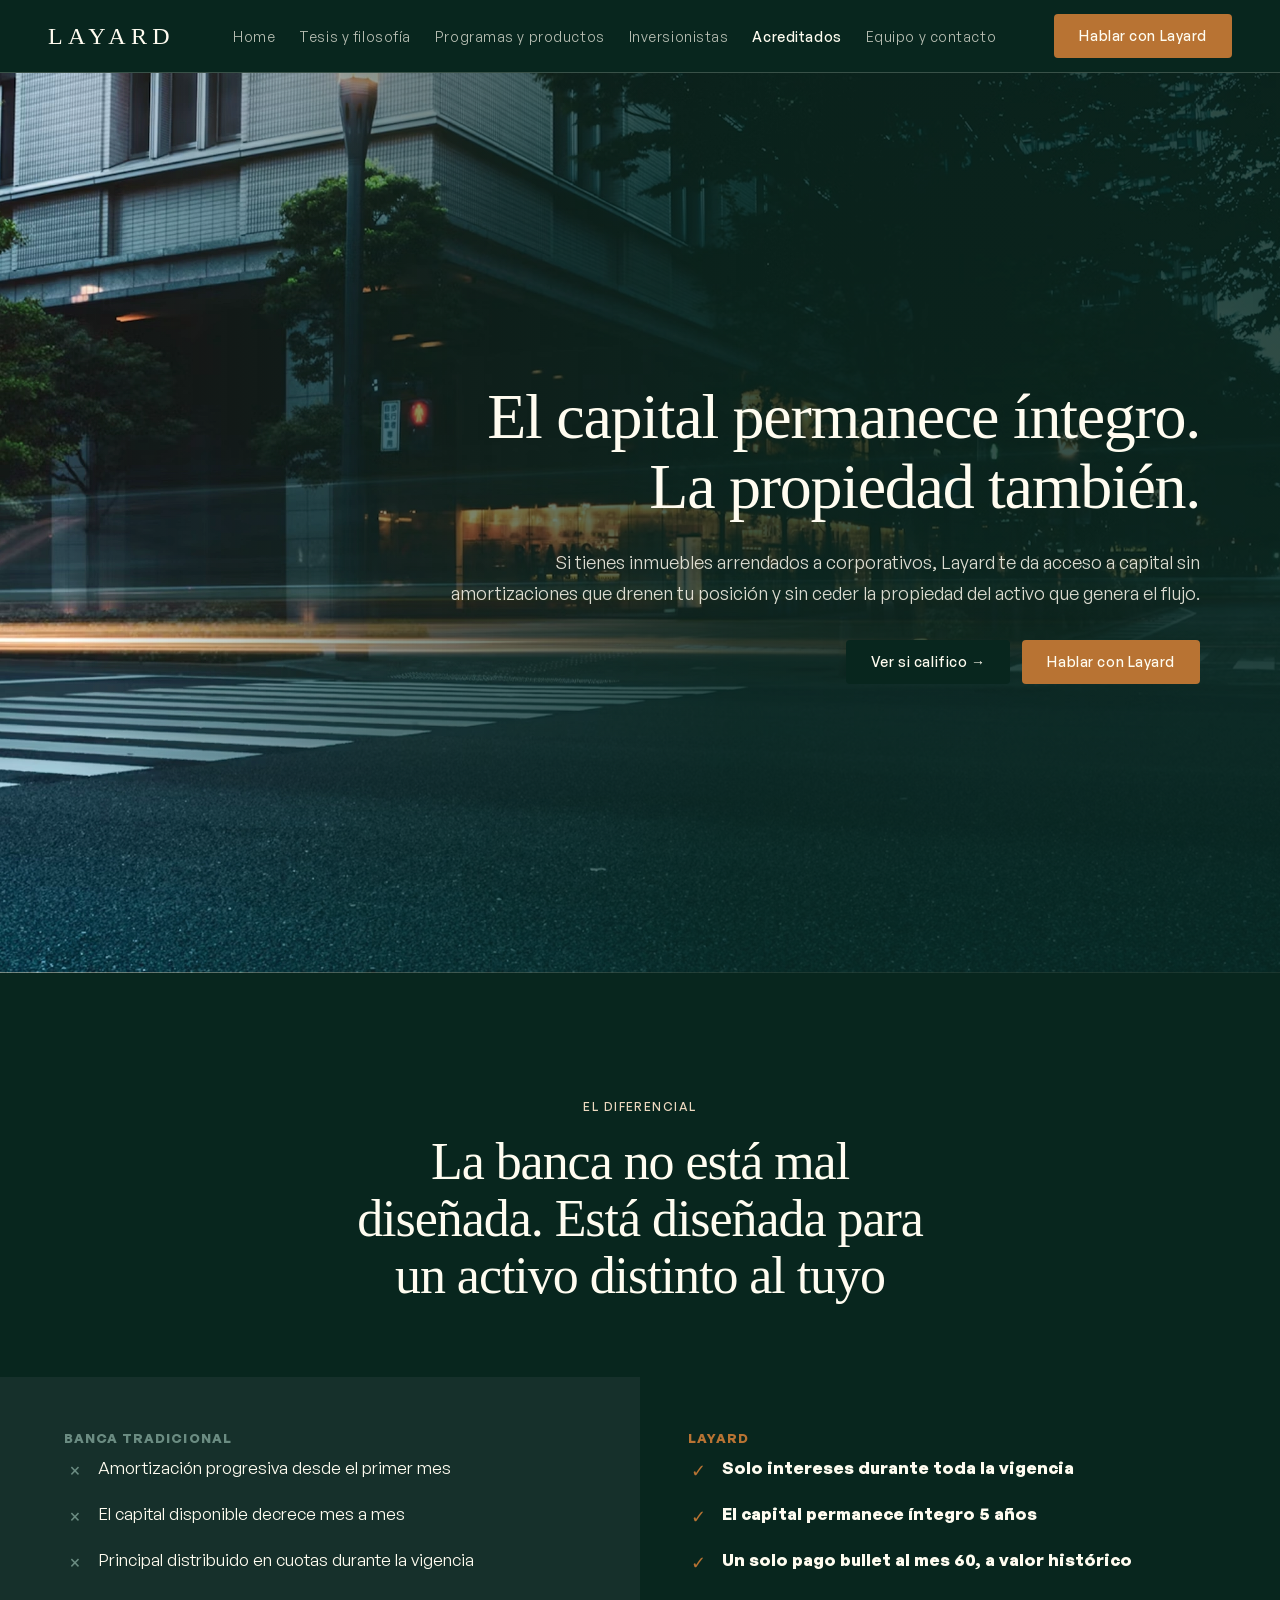
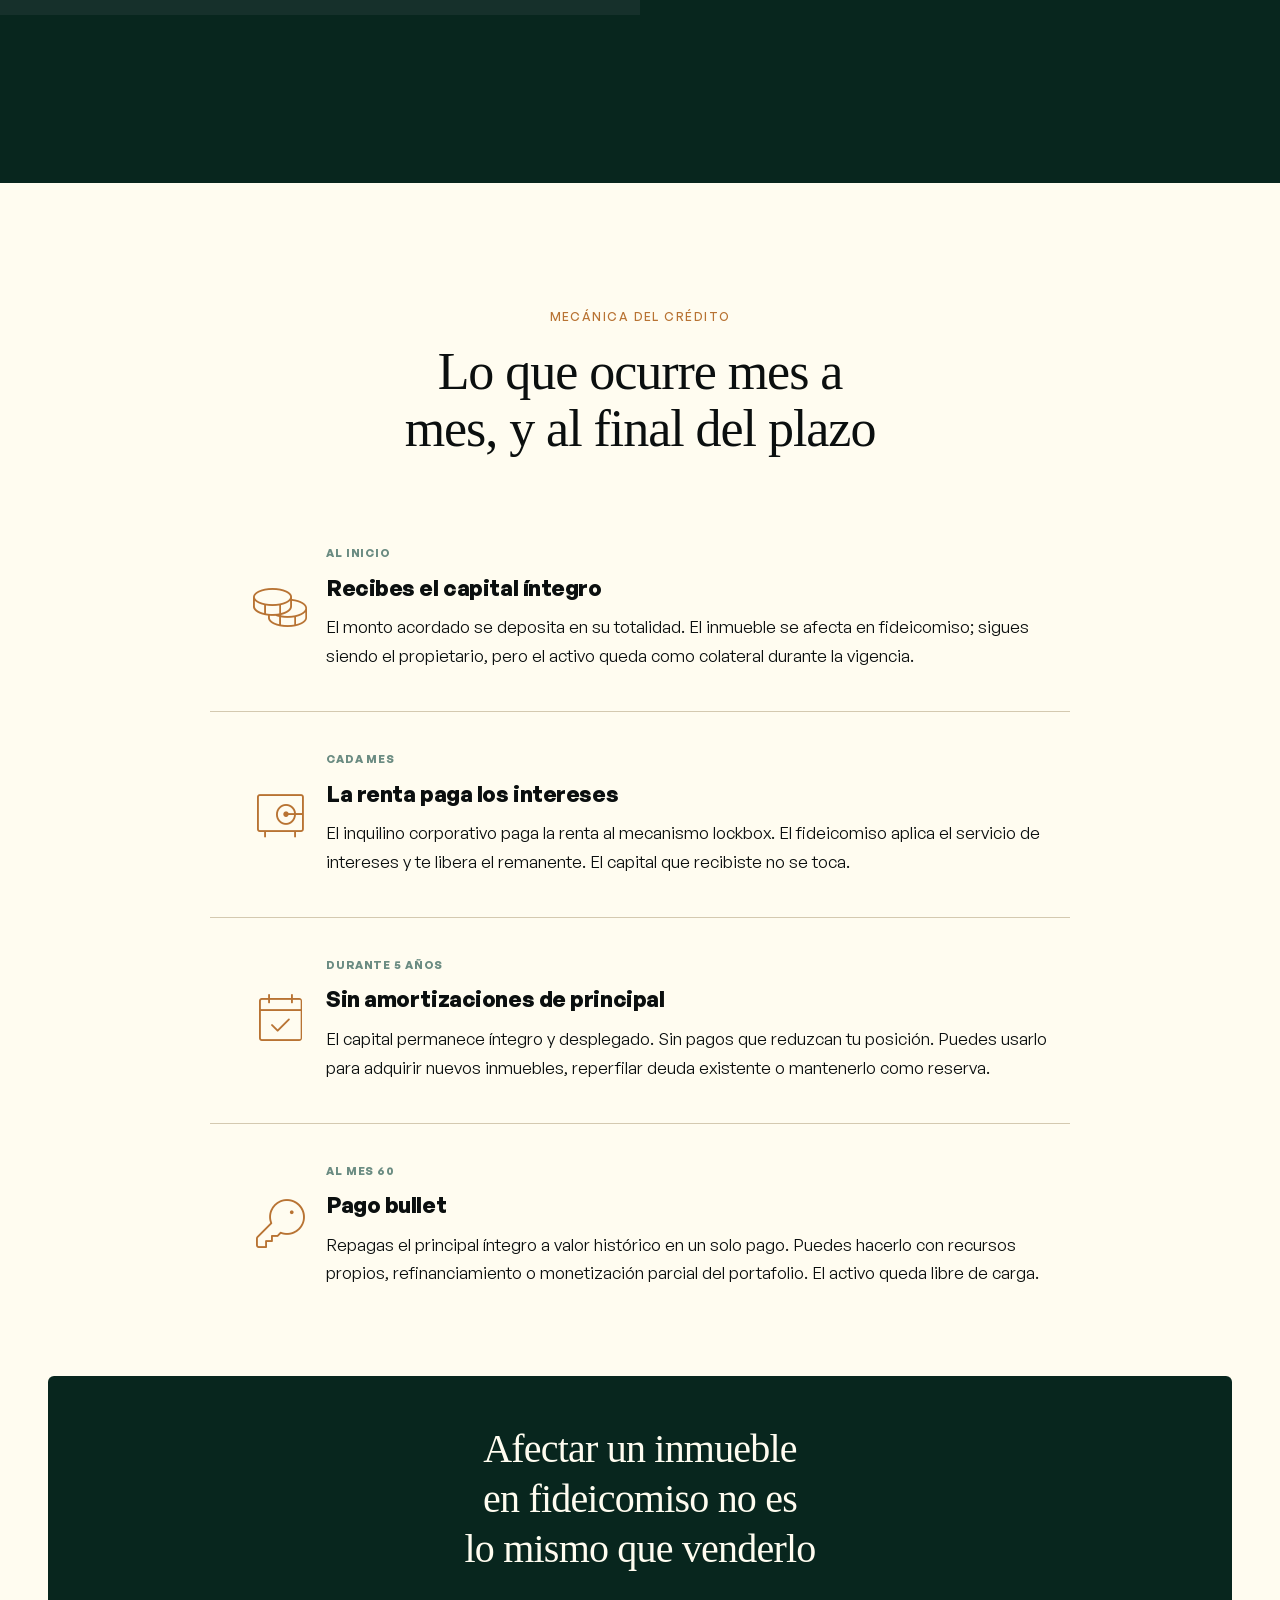
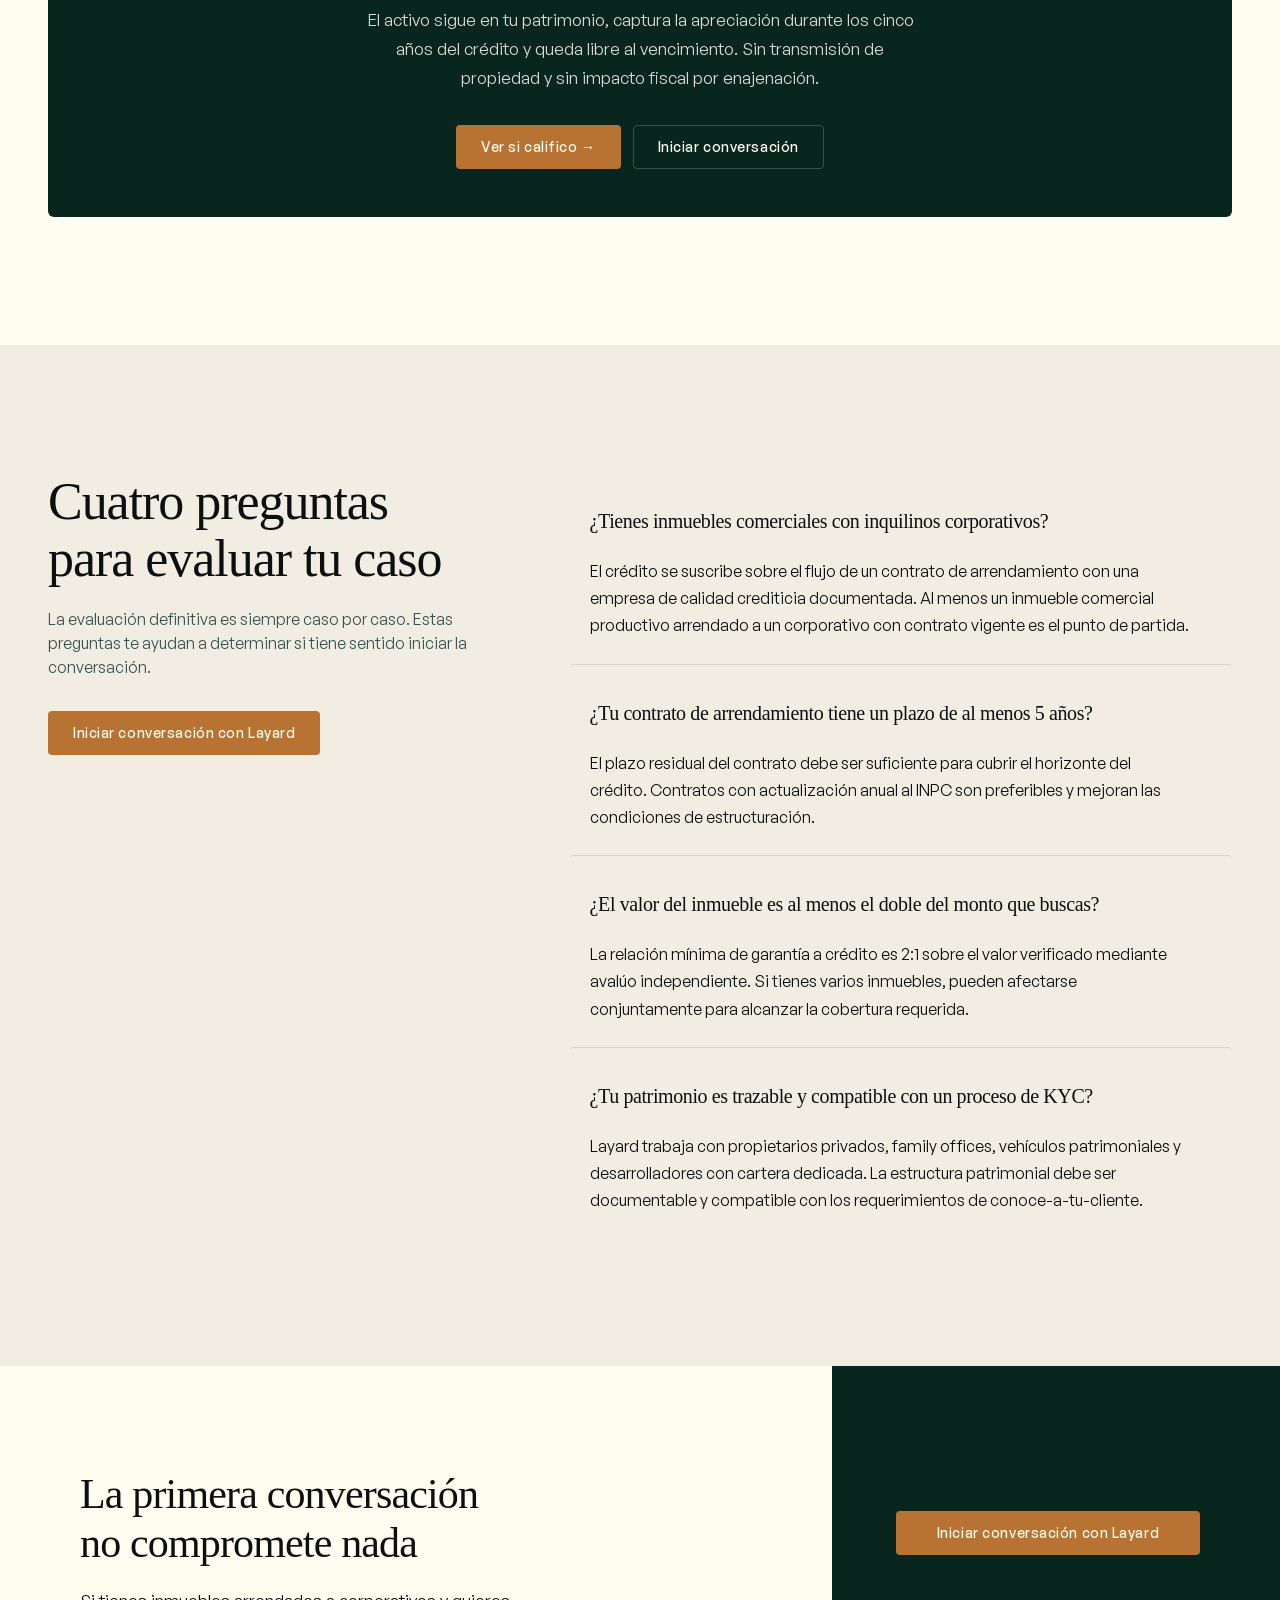
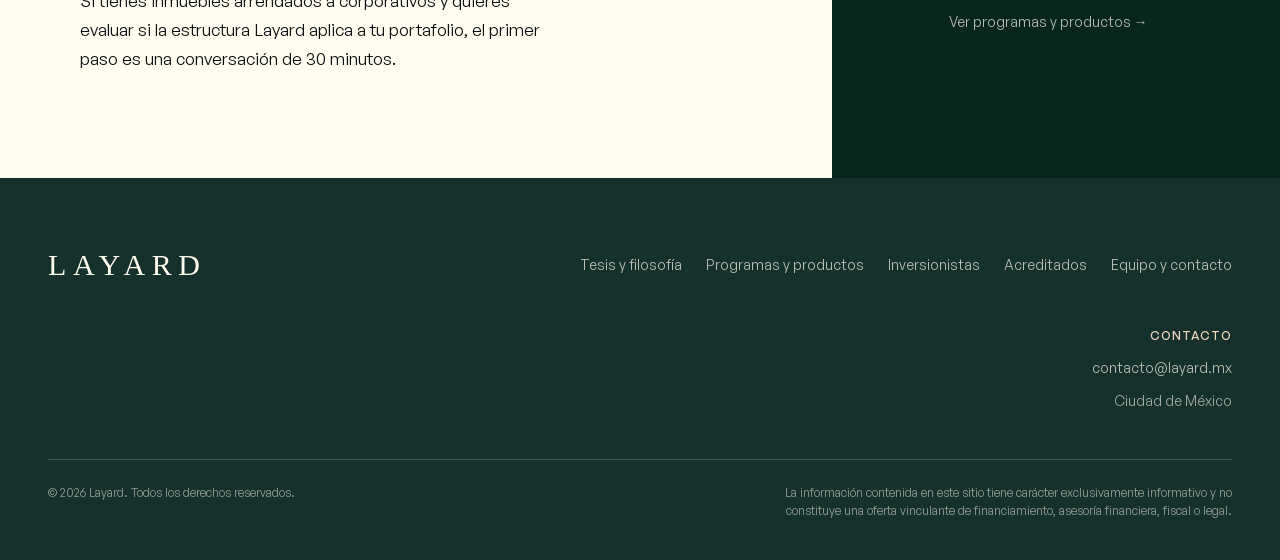
<file: acreditados.html>
<!DOCTYPE html>
<html lang="es-MX">
<head>
  <meta charset="UTF-8">
  <meta name="viewport" content="width=device-width, initial-scale=1.0">
  <title>Layard · Acreditados — Crédito interest-only para propietarios</title>

  <meta name="description" content="Acreditados — Layard origina crédito privado interest-only con garantía fiduciaria para propietarios de inmuebles con inquilinos corporativos. Capital íntegro, propiedad preservada.">
  <meta name="theme-color" content="#08261E">

  <meta property="og:type" content="website">
  <meta property="og:site_name" content="Layard">
  <meta property="og:title" content="Layard · Acreditados">
  <meta property="og:description" content="El capital permanece íntegro. La propiedad también. Crédito privado interest-only con garantía fiduciaria para propietarios de inmuebles con inquilinos corporativos.">
  <meta property="og:locale" content="es_MX">
  <meta property="og:image" content="assets/img/og-image.png">
  <meta property="og:image:width" content="1200">
  <meta property="og:image:height" content="630">
  <meta name="twitter:card" content="summary_large_image">
  <meta name="twitter:image" content="assets/img/og-image.png">

  <!-- Favicons -->
  <link rel="icon" type="image/png" href="assets/img/favicon-dark.png" media="(prefers-color-scheme: light)">
  <link rel="icon" type="image/png" href="assets/img/favicon-light.png" media="(prefers-color-scheme: dark)">
  <link rel="apple-touch-icon" href="assets/img/favicon-dark.png">

  <link rel="stylesheet" href="css/phosphor-thin.css">
  <link rel="stylesheet" href="css/layard.css">
  <link rel="stylesheet" href="css/acreditados.css">
</head>
<body>

  <!-- ========================================================
       COMPONENTE · Navegación principal
       ======================================================== -->
  <header class="navbar animate-in">
    <div class="container">
      <div class="navbar__inner">
        <a href="index.html" class="brand" title="Layard · inicio" aria-label="Layard · inicio">Layard</a>

        <nav class="navbar__links" aria-label="Navegación principal" style="text-align: center; justify-content: center; letter-spacing: 0px; gap: 24px">
          <a class="navbar__link" href="index.html" title="Inicio">Home</a>
          <a class="navbar__link" href="tesis-y-filosofia.html" title="Tesis y filosofía de Layard">Tesis y filosofía</a>
          <a class="navbar__link" href="programas-y-productos.html" title="Programas y productos de crédito">Programas y productos</a>
          <a class="navbar__link" href="inversionistas.html" title="Tesis de inversión para institucionales">Inversionistas</a>
          <a class="navbar__link" href="acreditados.html" title="Estructura para propietarios acreditados" aria-current="page">Acreditados</a>
          <a class="navbar__link" href="equipo-y-contacto.html" title="Equipo y contacto">Equipo y contacto</a>
        </nav>

        <a href="equipo-y-contacto.html#formulario" class="btn btn--accent navbar__cta" title="Hablar con Layard">Hablar con Layard</a>

        <button class="navbar__toggle" data-nav-toggle aria-label="Abrir menú" aria-expanded="false" aria-controls="nav-mobile">
          <i class="ph-thin ph-list" aria-hidden="true"></i>
        </button>
      </div>

      <nav class="navbar__mobile" id="nav-mobile" data-nav-mobile aria-label="Navegación principal (móvil)">
        <a href="index.html" title="Inicio">Home</a>
        <a href="tesis-y-filosofia.html" title="Tesis y filosofía de Layard">Tesis y filosofía</a>
        <a href="programas-y-productos.html" title="Programas y productos de crédito">Programas y productos</a>
        <a href="inversionistas.html" title="Tesis de inversión para institucionales">Inversionistas</a>
        <a href="acreditados.html" title="Estructura para propietarios acreditados" aria-current="page">Acreditados</a>
        <a href="equipo-y-contacto.html" title="Equipo y contacto">Equipo y contacto</a>
        <a href="equipo-y-contacto.html#formulario" class="btn btn--accent" title="Hablar con Layard">Hablar con Layard</a>
      </nav>
    </div>
  </header>

  <main>

    <!-- ====================================================
         SECCIÓN 01 · HERO — IMAGEN CON OVERLAY
         ==================================================== -->
    <section class="acr-hero" aria-labelledby="acr-hero-title" data-screen-label="Hero">
      <div class="acr-hero__bg animate-in" aria-hidden="true"></div>
      <div class="acr-hero__overlay animate-in" aria-hidden="true"></div>
      <div class="container">
        <div class="acr-hero__inner">
          <h1 id="acr-hero-title" class="acr-hero__title animate-in">El capital permanece íntegro. La propiedad también.</h1>
          <p class="acr-hero__lead animate-in">Si tienes inmuebles arrendados a corporativos, Layard te da acceso a capital sin amortizaciones que drenen tu posición y sin ceder la propiedad del activo que genera el flujo.</p>
          <div class="acr-hero__actions animate-in">
            <a href="#elegibilidad" class="btn btn--primary" title="Ver si califico">Ver si califico&nbsp;→</a>
            <a href="equipo-y-contacto.html?perfil=acreditado#formulario" class="btn btn--accent" title="Hablar con Layard">Hablar con Layard</a>
          </div>
        </div>
      </div>
    </section>

    <!-- ====================================================
         SECCIÓN 02 · EL DIFERENCIAL — COLUMNAS ENFRENTADAS
         ==================================================== -->
    <section id="estructura" class="section acr-diff" aria-labelledby="acr-diff-title" data-screen-label="El diferencial">
      <div class="container">
        <div class="acr-diff__head">
          <span class="eyebrow eyebrow--inverse scroll-animate scroll-animate--eyebrow">El diferencial</span>
          <h2 id="acr-diff-title" class="h2 scroll-animate scroll-animate--title" style="--sa-delay: 100ms">La banca no está mal diseñada. Está diseñada para un activo distinto al tuyo</h2>
        </div>
      </div>

      <div class="acr-diff__cols" style="padding: 24px 0px 40px">
        <div class="acr-diff__col acr-diff__col--bank scroll-animate" style="padding: 48px 48px 48px 64px">
          <span class="acr-diff__label">Banca tradicional</span>
          <ul class="acr-diff__list">
            <li class="acr-diff__item scroll-animate" style="--sa-delay: 0ms">
              <span class="acr-diff__icon" aria-hidden="true">×</span>
              <span>Amortización progresiva desde el primer mes</span>
            </li>
            <li class="acr-diff__item scroll-animate" style="--sa-delay: 80ms">
              <span class="acr-diff__icon" aria-hidden="true">×</span>
              <span>El capital disponible decrece mes a mes</span>
            </li>
            <li class="acr-diff__item scroll-animate" style="--sa-delay: 160ms">
              <span class="acr-diff__icon" aria-hidden="true">×</span>
              <span>Principal distribuido en cuotas durante la vigencia</span>
            </li>
          </ul>
        </div>

        <div class="acr-diff__col acr-diff__col--layard scroll-animate">
          <span class="acr-diff__label">Layard</span>
          <ul class="acr-diff__list">
            <li class="acr-diff__item scroll-animate" style="--sa-delay: 0ms">
              <span class="acr-diff__icon" aria-hidden="true">✓</span>
              <span>Solo intereses durante toda la vigencia</span>
            </li>
            <li class="acr-diff__item scroll-animate" style="--sa-delay: 80ms">
              <span class="acr-diff__icon" aria-hidden="true">✓</span>
              <span>El capital permanece íntegro 5 años</span>
            </li>
            <li class="acr-diff__item scroll-animate" style="--sa-delay: 160ms">
              <span class="acr-diff__icon" aria-hidden="true">✓</span>
              <span>Un solo pago bullet al mes 60, a valor histórico</span>
            </li>
          </ul>
        </div>
      </div>

      <div class="acr-diff__mobile" aria-hidden="true">
        <div class="container">
          <div class="acr-diff-rows">
            <div class="acr-diff-rows__head scroll-animate">
              <span class="acr-diff-rows__hcell acr-diff-rows__hcell--bank">Banca</span>
              <span class="acr-diff-rows__hcell acr-diff-rows__hcell--layard">Layard</span>
            </div>
            <div class="acr-diff-rows__row scroll-animate" style="--sa-delay: 0ms">
              <div class="acr-diff-rows__cell acr-diff-rows__cell--bank">
                <span class="acr-diff-rows__mark" aria-hidden="true">×</span>
                <span class="acr-diff-rows__text">Amortización progresiva desde el primer mes</span>
              </div>
              <div class="acr-diff-rows__cell acr-diff-rows__cell--layard">
                <span class="acr-diff-rows__mark" aria-hidden="true">✓</span>
                <span class="acr-diff-rows__text">Solo intereses durante toda la vigencia</span>
              </div>
            </div>
            <div class="acr-diff-rows__row scroll-animate" style="--sa-delay: 100ms">
              <div class="acr-diff-rows__cell acr-diff-rows__cell--bank">
                <span class="acr-diff-rows__mark" aria-hidden="true">×</span>
                <span class="acr-diff-rows__text">El capital disponible decrece mes a mes</span>
              </div>
              <div class="acr-diff-rows__cell acr-diff-rows__cell--layard">
                <span class="acr-diff-rows__mark" aria-hidden="true">✓</span>
                <span class="acr-diff-rows__text">El capital permanece íntegro 5 años</span>
              </div>
            </div>
            <div class="acr-diff-rows__row scroll-animate" style="--sa-delay: 200ms">
              <div class="acr-diff-rows__cell acr-diff-rows__cell--bank">
                <span class="acr-diff-rows__mark" aria-hidden="true">×</span>
                <span class="acr-diff-rows__text">Principal distribuido en cuotas</span>
              </div>
              <div class="acr-diff-rows__cell acr-diff-rows__cell--layard">
                <span class="acr-diff-rows__mark" aria-hidden="true">✓</span>
                <span class="acr-diff-rows__text">Un solo pago bullet al mes 60</span>
              </div>
            </div>
          </div>
        </div>
      </div>
    </section>

    <!-- ====================================================
         SECCIÓN 03 · CÓMO FUNCIONA — NÚMEROS GRANDES LATERALES
         ==================================================== -->
    <section class="section acr-mech" aria-labelledby="acr-mech-title" data-screen-label="Cómo funciona">
      <div class="container">
        <div class="acr-mech__head">
          <span class="eyebrow scroll-animate scroll-animate--eyebrow">Mecánica del crédito</span>
          <h2 id="acr-mech-title" class="h2 scroll-animate scroll-animate--title" style="--sa-delay: 100ms">Lo que ocurre mes a mes, y al final del plazo</h2>
        </div>

        <div class="acr-flow">
          <div class="acr-flow__block" data-flow>
            <i class="ph-thin ph-coins acr-flow__num" aria-hidden="true"></i>
            <div class="acr-flow__body">
              <span class="acr-flow__moment">Al inicio</span>
              <h3 class="acr-flow__title">Recibes el capital íntegro</h3>
              <p class="acr-flow__desc">El monto acordado se deposita en su totalidad. El inmueble se afecta en fideicomiso; sigues siendo el propietario, pero el activo queda como colateral durante la vigencia.</p>
            </div>
          </div>

          <div class="acr-flow__block" data-flow>
            <span class="acr-flow__sep" aria-hidden="true"></span>
            <i class="ph-thin ph-vault acr-flow__num" aria-hidden="true"></i>
            <div class="acr-flow__body">
              <span class="acr-flow__moment">Cada mes</span>
              <h3 class="acr-flow__title">La renta paga los intereses</h3>
              <p class="acr-flow__desc">El inquilino corporativo paga la renta al mecanismo lockbox. El fideicomiso aplica el servicio de intereses y te libera el remanente. El capital que recibiste no se toca.</p>
            </div>
          </div>

          <div class="acr-flow__block" data-flow>
            <span class="acr-flow__sep" aria-hidden="true"></span>
            <i class="ph-thin ph-calendar-check acr-flow__num" aria-hidden="true"></i>
            <div class="acr-flow__body">
              <span class="acr-flow__moment">Durante 5 años</span>
              <h3 class="acr-flow__title">Sin amortizaciones de principal</h3>
              <p class="acr-flow__desc">El capital permanece íntegro y desplegado. Sin pagos que reduzcan tu posición. Puedes usarlo para adquirir nuevos inmuebles, reperfilar deuda existente o mantenerlo como reserva.</p>
            </div>
          </div>

          <div class="acr-flow__block" data-flow>
            <span class="acr-flow__sep" aria-hidden="true"></span>
            <i class="ph-thin ph-key acr-flow__num" aria-hidden="true"></i>
            <div class="acr-flow__body">
              <span class="acr-flow__moment">Al mes 60</span>
              <h3 class="acr-flow__title">Pago bullet</h3>
              <p class="acr-flow__desc">Repagas el principal íntegro a valor histórico en un solo pago. Puedes hacerlo con recursos propios, refinanciamiento o monetización parcial del portafolio. El activo queda libre de carga.</p>
            </div>
          </div>
        </div>

        <div class="acr-preserve scroll-animate" style="margin: 48px 0px 0px; gap: 32px">
          <h3 class="acr-preserve__title">Afectar un inmueble en fideicomiso no es lo mismo que venderlo</h3>
          <p class="acr-preserve__desc">El activo sigue en tu patrimonio, captura la apreciación durante los cinco años del crédito y queda libre al vencimiento. Sin transmisión de propiedad y sin impacto fiscal por enajenación.</p>
          <div class="acr-preserve__actions">
            <a href="#elegibilidad" class="btn btn--accent" title="Ver si califico">Ver si califico&nbsp;→</a>
            <a href="equipo-y-contacto.html?perfil=acreditado#formulario" class="btn btn--ghost-inverse" title="Iniciar conversación">Iniciar conversación</a>
          </div>
        </div>
      </div>
    </section>

    <!-- ====================================================
         SECCIÓN 04 · ELEGIBILIDAD — FAQ PREGUNTA / RESPUESTA
         ==================================================== -->
    <section id="elegibilidad" class="section acr-elig" aria-labelledby="acr-elig-title" data-screen-label="Elegibilidad">
      <div class="container">
        <div class="acr-elig__grid">
          <aside class="acr-elig__side scroll-animate">
            <h2 id="acr-elig-title" class="h2">Cuatro preguntas para evaluar tu caso</h2>
            <p>La evaluación definitiva es siempre caso por caso. Estas preguntas te ayudan a determinar si tiene sentido iniciar la conversación.</p>
            <a href="equipo-y-contacto.html?perfil=acreditado#formulario" class="btn btn--accent" title="Iniciar conversación con Layard">Iniciar conversación con Layard</a>
          </aside>

          <div class="acr-faqs">
            <div class="acr-faq">
              <h3 class="acr-faq__q scroll-animate" style="--sa-delay: 0ms"><span class="acr-faq__qtext">¿Tienes inmuebles comerciales con inquilinos corporativos?</span><i class="ph-thin ph-caret-down acr-faq__chevron" aria-hidden="true"></i></h3>
              <p class="acr-faq__a scroll-animate" style="--sa-delay: 0ms">El crédito se suscribe sobre el flujo de un contrato de arrendamiento con una empresa de calidad crediticia documentada. Al menos un inmueble comercial productivo arrendado a un corporativo con contrato vigente es el punto de partida.</p>
            </div>
            <div class="acr-faq">
              <h3 class="acr-faq__q scroll-animate" style="--sa-delay: 100ms"><span class="acr-faq__qtext">¿Tu contrato de arrendamiento tiene un plazo de al menos 5 años?</span><i class="ph-thin ph-caret-down acr-faq__chevron" aria-hidden="true"></i></h3>
              <p class="acr-faq__a scroll-animate" style="--sa-delay: 100ms">El plazo residual del contrato debe ser suficiente para cubrir el horizonte del crédito. Contratos con actualización anual al INPC son preferibles y mejoran las condiciones de estructuración.</p>
            </div>
            <div class="acr-faq">
              <h3 class="acr-faq__q scroll-animate" style="--sa-delay: 200ms"><span class="acr-faq__qtext">¿El valor del inmueble es al menos el doble del monto que buscas?</span><i class="ph-thin ph-caret-down acr-faq__chevron" aria-hidden="true"></i></h3>
              <p class="acr-faq__a scroll-animate" style="--sa-delay: 200ms">La relación mínima de garantía a crédito es 2:1 sobre el valor verificado mediante avalúo independiente. Si tienes varios inmuebles, pueden afectarse conjuntamente para alcanzar la cobertura requerida.</p>
            </div>
            <div class="acr-faq">
              <h3 class="acr-faq__q scroll-animate" style="--sa-delay: 300ms"><span class="acr-faq__qtext">¿Tu patrimonio es trazable y compatible con un proceso de KYC?</span><i class="ph-thin ph-caret-down acr-faq__chevron" aria-hidden="true"></i></h3>
              <p class="acr-faq__a scroll-animate" style="--sa-delay: 300ms">Layard trabaja con propietarios privados, family offices, vehículos patrimoniales y desarrolladores con cartera dedicada. La estructura patrimonial debe ser documentable y compatible con los requerimientos de conoce-a-tu-cliente.</p>
            </div>
          </div>
        </div>
      </div>
    </section>

    <!-- ====================================================
         SECCIÓN 05 · CTA FINAL
         ==================================================== -->
    <section class="acr-cta" aria-labelledby="acr-cta-title" data-screen-label="CTA final">
      <div class="acr-cta__left scroll-animate" style="padding: 104px 64px 104px max(80px, calc((100vw - var(--container-max)) / 2 + var(--space-12)))">
        <h2 id="acr-cta-title" class="acr-cta__title">La primera conversación no compromete nada</h2>
        <p class="acr-cta__p">Si tienes inmuebles arrendados a corporativos y quieres evaluar si la estructura Layard aplica a tu portafolio, el primer paso es una conversación de 30 minutos.</p>
      </div>
      <div class="acr-cta__right scroll-animate" style="gap: 32px; align-items: center">
        <a href="equipo-y-contacto.html?perfil=acreditado#formulario" class="btn btn--accent acr-cta__btn" title="Iniciar conversación con Layard">Iniciar conversación con Layard</a>
        <a href="programas-y-productos.html" class="acr-cta__link" title="Programas y productos">Ver programas y productos&nbsp;→</a>
      </div>

      <div class="acr-cta__mobile scroll-animate" aria-hidden="true">
        <h2 class="acr-cta-m__title">La primera conversación no compromete nada.</h2>
        <span class="acr-cta-m__rule" aria-hidden="true"></span>
        <p class="acr-cta-m__p">Una conversación de 30 minutos para confirmar si tu caso merece avanzar a evaluación.</p>
        <a href="equipo-y-contacto.html?perfil=acreditado#formulario" class="btn btn--accent acr-cta-m__btn" title="Iniciar conversación con Layard">Iniciar conversación con Layard</a>
        <a href="programas-y-productos.html" class="acr-cta-m__link" title="Programas y productos">Ver programas&nbsp;→</a>
      </div>
    </section>

  </main>

  <!-- ========================================================
       COMPONENTE · Footer
       ======================================================== -->
  <footer class="footer">
    <div class="container">
      <div class="footer__top">
        <div class="footer__brand-col">
          <div class="footer__brand" style="margin: 0px">Layard</div>
        </div>
        <nav class="footer__nav" aria-label="Navegación secundaria">
          <a href="tesis-y-filosofia.html" title="Tesis y filosofía">Tesis y filosofía</a>
          <a href="programas-y-productos.html" title="Programas y productos">Programas y productos</a>
          <a href="inversionistas.html" title="Inversionistas">Inversionistas</a>
          <a href="acreditados.html" title="Acreditados">Acreditados</a>
          <a href="equipo-y-contacto.html" title="Equipo y contacto">Equipo y contacto</a>
        </nav>
        <div class="footer__contact">
          <span class="footer__contact-label">Contacto</span>
          <a href="mailto:contacto@layard.mx" title="Escribir a Layard">contacto@layard.mx</a>
          <span class="footer__contact-city">Ciudad de México</span>
        </div>
      </div>

      <div class="footer__bottom">
        <span class="footer__copy">© 2026 Layard. Todos los derechos reservados.</span>
        <p class="footer__legal">La información contenida en este sitio tiene carácter exclusivamente informativo y no constituye una oferta vinculante de financiamiento, asesoría financiera, fiscal o legal.</p>
      </div>
    </div>
  </footer>

  <script src="js/main.js"></script>

  <!-- Script específico de la página -->
  <script>
    (function () {
      'use strict';
      var reduced = window.matchMedia('(prefers-reduced-motion: reduce)').matches;

      /* ----- Bloques de mecánica: revelado individual -----
         IntersectionObserver propio con threshold 0.4. Cada bloque
         se anima de forma individual al entrar al viewport. */
      var blocks = Array.prototype.slice.call(document.querySelectorAll('[data-flow]'));

      function showBlock(block) {
        block.classList.add('is-shown');
      }

      if (blocks.length) {
        if (reduced || !('IntersectionObserver' in window)) {
          blocks.forEach(showBlock);
        } else {
          var flowObs = new IntersectionObserver(function (entries) {
            entries.forEach(function (e) {
              if (e.isIntersecting) { showBlock(e.target); flowObs.unobserve(e.target); }
            });
          }, { threshold: 0.4 });
          blocks.forEach(function (b) { flowObs.observe(b); });

          /* Red de seguridad: revela cualquier bloque ya en pantalla. */
          window.setTimeout(function () {
            blocks.forEach(function (b) {
              if (!b.classList.contains('is-shown')) {
                var r = b.getBoundingClientRect();
                var h = window.innerHeight || document.documentElement.clientHeight;
                if (r.top < h && r.bottom > 0) { showBlock(b); }
              }
            });
          }, 2500);
        }
      }

      /* ----- FAQ desplegable (acordeón) — solo tablet y mobile -----
         En desktop todas las respuestas se muestran siempre. En
         pantallas < 1024px las preguntas son clicables: revelan su
         respuesta. La primera arranca abierta. */
      var faqs = Array.prototype.slice.call(document.querySelectorAll('.acr-faq'));
      var faqMq = window.matchMedia('(max-width: 1023px)');

      faqs.forEach(function (faq, i) {
        var q = faq.querySelector('.acr-faq__q');
        if (!q) { return; }
        if (i === 0) { faq.classList.add('is-open'); }
        q.setAttribute('role', 'button');
        q.setAttribute('tabindex', '0');
        q.setAttribute('aria-expanded', i === 0 ? 'true' : 'false');

        function toggle() {
          if (!faqMq.matches) { return; }
          var open = faq.classList.toggle('is-open');
          q.setAttribute('aria-expanded', String(open));
        }
        q.addEventListener('click', toggle);
        q.addEventListener('keydown', function (e) {
          if ((e.key === 'Enter' || e.key === ' ') && faqMq.matches) {
            e.preventDefault();
            toggle();
          }
        });
      });
    })();
  </script>

</body>
</html>
</file>
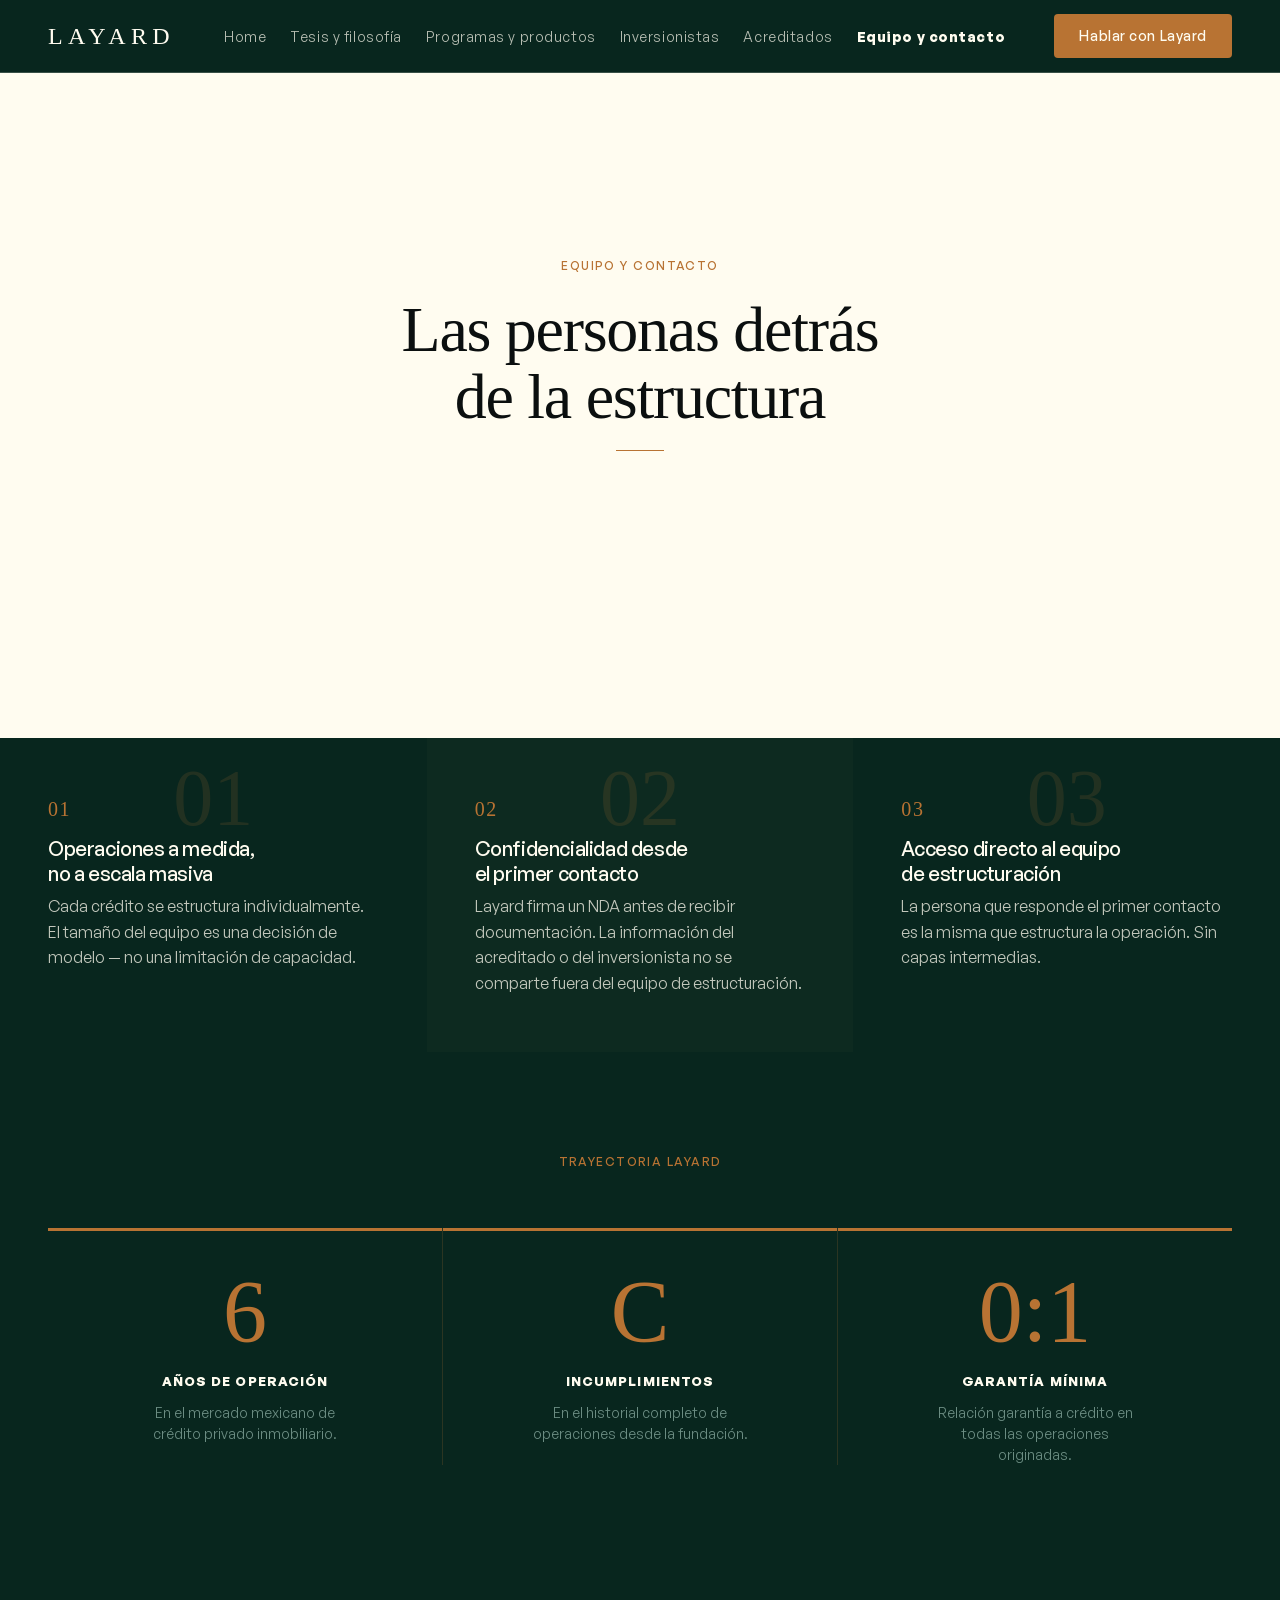
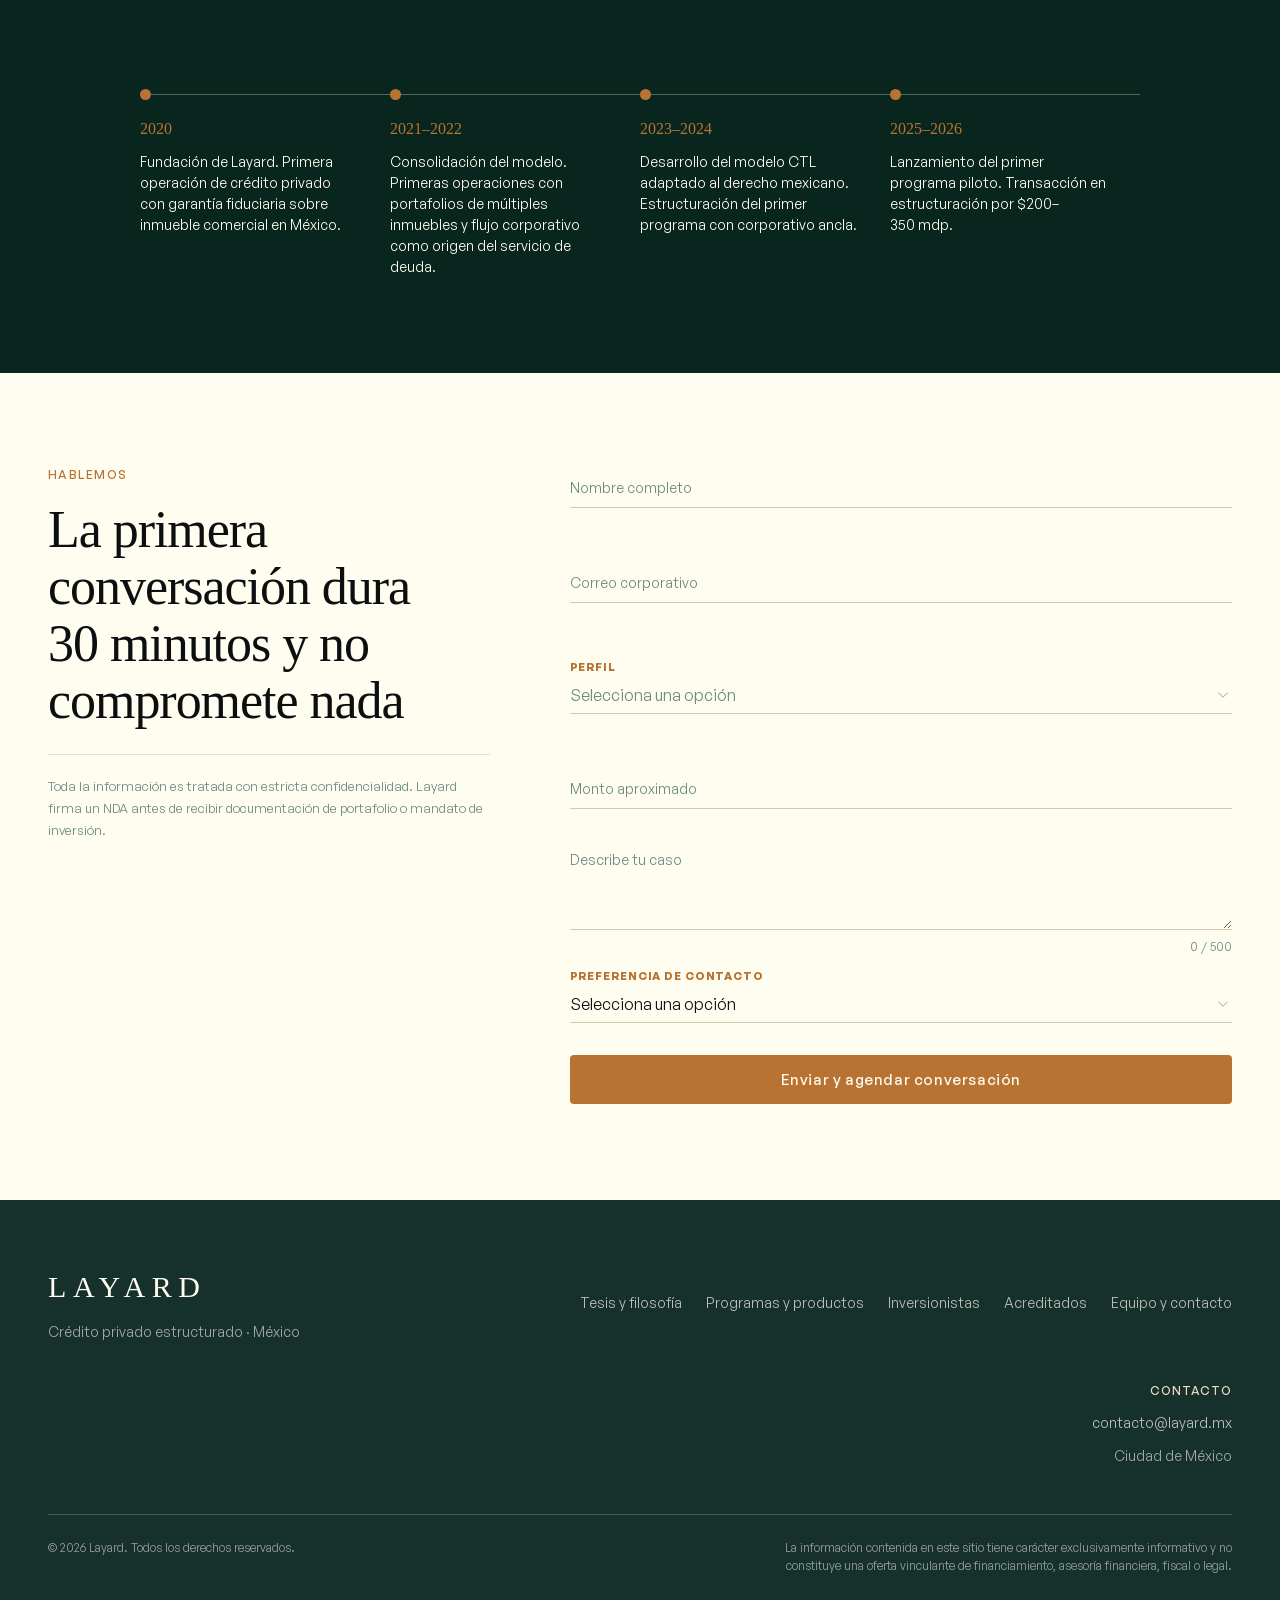
<file: equipo-y-contacto.html>
<!DOCTYPE html>
<html lang="es-MX">
<head>
  <meta charset="UTF-8">
  <meta name="viewport" content="width=device-width, initial-scale=1.0">
  <title>Layard · Equipo y contacto — Crédito privado inmobiliario México</title>

  <meta name="description" content="Equipo y contacto — Layard. Especialistas en crédito privado inmobiliario mexicano. Inicia la conversación para evaluar si la estructura aplica a tu portafolio.">
  <meta name="theme-color" content="#08261E">

  <meta property="og:type" content="website">
  <meta property="og:site_name" content="Layard">
  <meta property="og:title" content="Layard · Equipo y contacto">
  <meta property="og:description" content="Las personas detrás de la estructura. Inicia la conversación para evaluar si la estructura Layard aplica a tu portafolio.">
  <meta property="og:locale" content="es_MX">
  <meta property="og:image" content="assets/img/og-image.png">
  <meta property="og:image:width" content="1200">
  <meta property="og:image:height" content="630">
  <meta name="twitter:card" content="summary_large_image">
  <meta name="twitter:image" content="assets/img/og-image.png">

  <!-- Favicons -->
  <link rel="icon" type="image/png" href="assets/img/favicon-dark.png" media="(prefers-color-scheme: light)">
  <link rel="icon" type="image/png" href="assets/img/favicon-light.png" media="(prefers-color-scheme: dark)">
  <link rel="apple-touch-icon" href="assets/img/favicon-dark.png">

  <link rel="stylesheet" href="css/phosphor-thin.css">
  <link rel="stylesheet" href="css/layard.css">
  <link rel="stylesheet" href="css/equipo.css">
</head>
<body>

  <!-- ========================================================
       COMPONENTE · Navegación principal
       ======================================================== -->
  <header class="navbar animate-in">
    <div class="container">
      <div class="navbar__inner">
        <a href="index.html" class="brand" title="Layard · inicio" aria-label="Layard · inicio">Layard</a>

        <nav class="navbar__links" aria-label="Navegación principal" style="text-align: center; justify-content: center; letter-spacing: 0px; gap: 24px">
          <a class="navbar__link" href="index.html" title="Inicio">Home</a>
          <a class="navbar__link" href="tesis-y-filosofia.html" title="Tesis y filosofía de Layard">Tesis y filosofía</a>
          <a class="navbar__link" href="programas-y-productos.html" title="Programas y productos de crédito">Programas y productos</a>
          <a class="navbar__link" href="inversionistas.html" title="Tesis de inversión para institucionales">Inversionistas</a>
          <a class="navbar__link" href="acreditados.html" title="Estructura para propietarios acreditados">Acreditados</a>
          <a class="navbar__link" href="equipo-y-contacto.html" title="Equipo y contacto" aria-current="page" style="font-weight: 700">Equipo y contacto</a>
        </nav>

        <a href="equipo-y-contacto.html#formulario" class="btn btn--accent navbar__cta" title="Hablar con Layard">Hablar con Layard</a>

        <button class="navbar__toggle" data-nav-toggle aria-label="Abrir menú" aria-expanded="false" aria-controls="nav-mobile">
          <i class="ph-thin ph-list" aria-hidden="true"></i>
        </button>
      </div>

      <nav class="navbar__mobile" id="nav-mobile" data-nav-mobile aria-label="Navegación principal (móvil)">
        <a href="index.html" title="Inicio">Home</a>
        <a href="tesis-y-filosofia.html" title="Tesis y filosofía de Layard">Tesis y filosofía</a>
        <a href="programas-y-productos.html" title="Programas y productos de crédito">Programas y productos</a>
        <a href="inversionistas.html" title="Tesis de inversión para institucionales">Inversionistas</a>
        <a href="acreditados.html" title="Estructura para propietarios acreditados">Acreditados</a>
        <a href="equipo-y-contacto.html" title="Equipo y contacto" aria-current="page">Equipo y contacto</a>
        <a href="equipo-y-contacto.html#formulario" class="btn btn--accent" title="Hablar con Layard">Hablar con Layard</a>
      </nav>
    </div>
  </header>

  <main>

    <!-- ====================================================
         SECCIÓN 01 · LIDERAZGO — ENCABEZADO + PERFILES
         ==================================================== -->
    <section id="liderazgo" class="eq-lead" aria-labelledby="eq-team-title" data-screen-label="Liderazgo" style="padding: 0px">
      <div class="container">
        <div class="eq-lead-head">
          <span class="eyebrow eq-hero__eyebrow">Equipo y contacto</span>
          <h1 id="eq-team-title" class="eq-hero__title">Las personas detrás de la estructura</h1>
          <span class="eq-hero__rule" aria-hidden="true"></span>
        </div>
      </div>

      <div class="eq-principles" data-principles>
        <div class="eq-principle">
          <span class="eq-principle__bignum" aria-hidden="true">01</span>
          <span class="eq-principle__num" data-count="1">01</span>
          <h3 class="eq-principle__title">Operaciones a medida, no a escala masiva</h3>
          <p class="eq-principle__desc">Cada crédito se estructura individualmente. El tamaño del equipo es una decisión de modelo — no una limitación de capacidad.</p>
        </div>
        <div class="eq-principle">
          <span class="eq-principle__bignum" aria-hidden="true">02</span>
          <span class="eq-principle__num" data-count="2">02</span>
          <h3 class="eq-principle__title">Confidencialidad desde el primer contacto</h3>
          <p class="eq-principle__desc">Layard firma un NDA antes de recibir documentación. La información del acreditado o del inversionista no se comparte fuera del equipo de estructuración.</p>
        </div>
        <div class="eq-principle">
          <span class="eq-principle__bignum" aria-hidden="true">03</span>
          <span class="eq-principle__num" data-count="3">03</span>
          <h3 class="eq-principle__title">Acceso directo al equipo de estructuración</h3>
          <p class="eq-principle__desc">La persona que responde el primer contacto es la misma que estructura la operación. Sin capas intermedias.</p>
        </div>
      </div>
    </section>

    <!-- ====================================================
         SECCIÓN 02 · TRAYECTORIA OPERATIVA
         ==================================================== -->
    <section id="trayectoria" class="eq-track" aria-labelledby="eq-track-title" data-screen-label="Trayectoria">
      <div class="container">
        <div class="eq-track__head">
          <span class="eyebrow eq-track__eyebrow" id="eq-track-title">Trayectoria Layard</span>
        </div>

        <div class="eq-metrics" data-metrics>
          <div class="eq-metric">
            <div class="eq-metric__num" data-count="6">6</div>
            <span class="eq-metric__label">Años de operación</span>
            <p class="eq-metric__desc">En el mercado mexicano de crédito privado inmobiliario.</p>
          </div>
          <div class="eq-metric">
            <div class="eq-metric__num" data-type="Cero">Cero</div>
            <span class="eq-metric__label">Incumplimientos</span>
            <p class="eq-metric__desc">En el historial completo de operaciones desde la fundación.</p>
          </div>
          <div class="eq-metric">
            <div class="eq-metric__num"><span class="eq-metric__int" data-count="2">2</span><span class="eq-metric__suffix">:1</span></div>
            <span class="eq-metric__label">Garantía mínima</span>
            <p class="eq-metric__desc">Relación garantía a crédito en todas las operaciones originadas.</p>
          </div>
        </div>

        <div class="eq-timeline">
          <!-- Desktop: horizontal -->
          <div class="eq-timeline__track" data-timeline>
            <span class="eq-timeline__line"></span>
            <div class="eq-timeline__milestones">
              <div class="eq-tl" style="--tl-delay: 0ms">
                <span class="eq-tl__dot"></span>
                <span class="eq-tl__year">2020</span>
                <p class="eq-tl__text">Fundación de Layard. Primera operación de crédito privado con garantía fiduciaria sobre inmueble comercial en México.</p>
              </div>
              <div class="eq-tl" style="--tl-delay: 150ms">
                <span class="eq-tl__dot"></span>
                <span class="eq-tl__year">2021–2022</span>
                <p class="eq-tl__text">Consolidación del modelo. Primeras operaciones con portafolios de múltiples inmuebles y flujo corporativo como origen del servicio de deuda.</p>
              </div>
              <div class="eq-tl" style="--tl-delay: 300ms">
                <span class="eq-tl__dot"></span>
                <span class="eq-tl__year">2023–2024</span>
                <p class="eq-tl__text">Desarrollo del modelo CTL adaptado al derecho mexicano. Estructuración del primer programa con corporativo ancla.</p>
              </div>
              <div class="eq-tl" style="--tl-delay: 450ms">
                <span class="eq-tl__dot"></span>
                <span class="eq-tl__year">2025–2026</span>
                <p class="eq-tl__text">Lanzamiento del primer programa piloto. Transacción en estructuración por $200–350&nbsp;mdp.</p>
              </div>
            </div>
          </div>
        </div>
      </div>
    </section>

    <!-- ====================================================
         SECCIÓN 03 · FORMULARIO DE CONTACTO
         ==================================================== -->
    <section id="contacto" class="eq-contact" aria-labelledby="eq-contact-title" data-screen-label="Contacto">
      <div class="container">
        <div class="eq-contact__grid">

          <!-- Columna izquierda -->
          <div class="eq-contact__intro scroll-animate" id="formulario">
            <span class="eyebrow">Hablemos</span>
            <h2 id="eq-contact-title" class="h2 eq-contact__title">La primera conversación dura 30 minutos y no compromete nada</h2>

            <div class="eq-nda">
              <p>Toda la información es tratada con estricta confidencialidad. Layard firma un NDA antes de recibir documentación de portafolio o mandato de inversión.</p>
            </div>
          </div>

          <!-- Columna derecha — formulario -->
          <div class="eq-form-wrap" data-form-wrap>
            <form class="eq-form" novalidate data-contact-form aria-label="Formulario de contacto">
              <div class="eq-field scroll-animate" style="--sa-delay: 0ms">
                <input class="eq-field__input" type="text" id="f-nombre" name="nombre" placeholder="Nombre y apellido" required>
                <label class="eq-field__label" for="f-nombre">Nombre completo</label>
                <span class="eq-field__error" data-error>Indica tu nombre completo.</span>
              </div>

              <div class="eq-field scroll-animate" style="--sa-delay: 80ms">
                <input class="eq-field__input" type="email" id="f-correo" name="correo" placeholder="nombre@empresa.com" required>
                <label class="eq-field__label" for="f-correo">Correo corporativo</label>
                <span class="eq-field__error" data-error>Indica un correo válido.</span>
              </div>

              <div class="eq-field eq-field--select scroll-animate" style="--sa-delay: 160ms">
                <label class="eq-field__label" for="f-perfil">Perfil</label>
                <select class="eq-field__select" id="f-perfil" name="perfil" required>
                  <option value="" disabled selected hidden>Selecciona una opción</option>
                  <option value="inversionista">Inversionista</option>
                  <option value="acreditado">Acreditado</option>
                  <option value="corporativo">Corporativo ancla</option>
                  <option value="otro">Otro</option>
                </select>
                <span class="eq-field__error" data-error>Selecciona tu perfil.</span>
              </div>

              <div class="eq-field scroll-animate" style="--sa-delay: 240ms">
                <input class="eq-field__input" type="text" id="f-monto" name="monto" placeholder="$50 mdp — orientativo, no vinculante">
                <label class="eq-field__label" for="f-monto">Monto aproximado</label>
              </div>

              <div class="eq-field scroll-animate" style="--sa-delay: 320ms">
                <textarea class="eq-field__textarea" id="f-caso" name="caso" rows="3" maxlength="500" placeholder="Para acreditados: tipo de portafolio e inquilinos. Para inversionistas: perfil de mandato y horizonte."></textarea>
                <label class="eq-field__label" for="f-caso">Describe tu caso</label>
                <span class="eq-field__counter" data-counter>0 / 500</span>
              </div>

              <div class="eq-field eq-field--select scroll-animate" style="--sa-delay: 400ms">
                <label class="eq-field__label" for="f-pref">Preferencia de contacto</label>
                <select class="eq-field__select" id="f-pref" name="preferencia">
                  <option value="" disabled selected hidden>Selecciona una opción</option>
                  <option value="videollamada">Videollamada</option>
                  <option value="telefono">Llamada telefónica</option>
                  <option value="correo">Correo electrónico</option>
                </select>
              </div>

              <div class="eq-form__submit scroll-animate" style="--sa-delay: 480ms">
                <button type="submit" class="btn btn--accent eq-form__btn" data-submit title="Enviar y agendar conversación">Enviar y agendar conversación</button>
                <p class="eq-form__formerror" data-form-error hidden>Hubo un problema al enviar. Por favor escribe directamente a <a href="mailto:contacto@layard.mx">contacto@layard.mx</a>.</p>
              </div>
            </form>

            <div class="eq-success" data-success role="status" aria-live="polite">
              <h2 class="eq-success__title">Tu mensaje llegó.</h2>
              <p class="eq-success__body">El equipo de Layard revisará tu caso y te contactará en las próximas 24 horas hábiles para confirmar la conversación.</p>
              <p class="eq-success__alt">Si tienes urgencia, escribe directamente a <a href="mailto:contacto@layard.mx">contacto@layard.mx</a>.</p>
            </div>
          </div>

        </div>
      </div>
    </section>

  </main>

  <!-- ========================================================
       Footer
       ======================================================== -->
  <footer class="footer">
    <div class="container">
      <div class="footer__top">
        <div class="footer__brand-col">
          <div class="footer__brand" style="margin: 0px">Layard</div>
          <p class="footer__tagline" style="font-family: var(--font-sans); font-size: 14px; color: rgba(255,252,240,0.6); margin: 12px 0 0;">Crédito privado estructurado · México</p>
        </div>
        <nav class="footer__nav" aria-label="Navegación secundaria">
          <a href="tesis-y-filosofia.html" title="Tesis y filosofía">Tesis y filosofía</a>
          <a href="programas-y-productos.html" title="Programas y productos">Programas y productos</a>
          <a href="inversionistas.html" title="Inversionistas">Inversionistas</a>
          <a href="acreditados.html" title="Acreditados">Acreditados</a>
          <a href="equipo-y-contacto.html" title="Equipo y contacto">Equipo y contacto</a>
        </nav>
        <div class="footer__contact">
          <span class="footer__contact-label">Contacto</span>
          <a href="mailto:contacto@layard.mx" title="Escribir a Layard">contacto@layard.mx</a>
          <span class="footer__contact-city">Ciudad de México</span>
        </div>
      </div>

      <div class="footer__bottom">
        <span class="footer__copy">© 2026 Layard. Todos los derechos reservados.</span>
        <p class="footer__legal">La información contenida en este sitio tiene carácter exclusivamente informativo y no constituye una oferta vinculante de financiamiento, asesoría financiera, fiscal o legal.</p>
      </div>
    </div>
  </footer>

  <script src="js/main.js"></script>

  <!-- Script específico de la página -->
  <script>
    (function () {
      'use strict';
      var reduced = window.matchMedia('(prefers-reduced-motion: reduce)').matches;

      /* ----- 1 · Métricas: entrada secuencial + count-up ----- */
      function easeOut(t) { return 1 - Math.pow(1 - t, 3); }

      function countUp(el, to, dur) {
        var start = null;
        function step(ts) {
          if (start === null) { start = ts; }
          var p = Math.min((ts - start) / dur, 1);
          el.textContent = String(Math.round(easeOut(p) * to));
          if (p < 1) { requestAnimationFrame(step); }
        }
        requestAnimationFrame(step);
      }

      function typeWord(el, word, dur) {
        var per = dur / word.length, i = 0;
        el.textContent = '';
        var typer = setInterval(function () {
          i++;
          el.textContent = word.slice(0, i);
          if (i >= word.length) { clearInterval(typer); }
        }, per);
      }

      var metrics = document.querySelector('[data-metrics]');
      if (metrics) {
        var m1 = metrics.querySelector('[data-count="6"]');
        var m2 = metrics.querySelector('[data-type]');
        var m3 = metrics.querySelector('[data-count="2"]');
        var fired = false;
        var fire = function () {
          if (fired) { return; } fired = true;
          metrics.classList.add('is-in');
          if (reduced) {
            if (m1) { m1.textContent = '6'; }
            if (m2) { m2.textContent = 'Cero'; }
            if (m3) { m3.textContent = '2'; }
            return;
          }
          if (m1) { m1.textContent = '0'; window.setTimeout(function () { countUp(m1, 6, 700); }, 200); }
          if (m2) { m2.textContent = '';  window.setTimeout(function () { typeWord(m2, 'Cero', 600); }, 450); }
          if (m3) { m3.textContent = '0'; window.setTimeout(function () { countUp(m3, 2, 500); }, 700); }
        };
        if (!('IntersectionObserver' in window)) { fire(); }
        else {
          var mObs = new IntersectionObserver(function (entries) {
            entries.forEach(function (e) { if (e.isIntersecting) { fire(); mObs.disconnect(); } });
          }, { threshold: 0.3 });
          mObs.observe(metrics);
        }
      }

      var timelines = Array.prototype.slice.call(document.querySelectorAll('[data-timeline]'));
      timelines.forEach(function (tl) {
        if (reduced || !('IntersectionObserver' in window)) { tl.classList.add('is-drawn'); return; }
        var tObs = new IntersectionObserver(function (entries) {
          entries.forEach(function (e) { if (e.isIntersecting) { tl.classList.add('is-drawn'); tObs.unobserve(tl); } });
        }, { threshold: 0.25 });
        tObs.observe(tl);
      });

      /* ----- 1b · Principios operativos: entrada + count-up ----- */
      var principles = document.querySelector('[data-principles]');
      if (principles) {
        var pnums = Array.prototype.slice.call(principles.querySelectorAll('.eq-principle__num'));
        var pfired = false;
        var pfire = function () {
          if (pfired) { return; } pfired = true;
          principles.classList.add('is-in');
          if (reduced) { return; }
          window.setTimeout(function () {
            pnums.forEach(function (el) {
              var to = parseInt(el.getAttribute('data-count'), 10) || 0;
              var dur = 400, start = null;
              function step(ts) {
                if (start === null) { start = ts; }
                var p = Math.min((ts - start) / dur, 1);
                var v = Math.round(easeOut(p) * to);
                el.textContent = (v < 10 ? '0' : '') + v;
                if (p < 1) { requestAnimationFrame(step); }
              }
              requestAnimationFrame(step);
            });
          }, 600);
        };
        if (!('IntersectionObserver' in window)) { pfire(); }
        else {
          var pObs = new IntersectionObserver(function (entries) {
            entries.forEach(function (e) { if (e.isIntersecting) { pfire(); pObs.disconnect(); } });
          }, { threshold: 0.1 });
          pObs.observe(principles);
        }
      }

      /* ----- 2 · Pre-selección de perfil por ?perfil= ----- */
      var params = new URLSearchParams(window.location.search);
      var perfil = (params.get('perfil') || '').toLowerCase();
      var perfilMap = { inversionista: 'inversionista', acreditado: 'acreditado', corporativo: 'corporativo', otro: 'otro' };
      var perfilSel = document.getElementById('f-perfil');
      if (perfilSel && perfilMap[perfil]) { perfilSel.value = perfilMap[perfil]; }

      /* ----- 3 · Contador de caracteres ----- */
      var caso = document.getElementById('f-caso');
      var counter = document.querySelector('[data-counter]');
      if (caso && counter) {
        var upd = function () { counter.textContent = caso.value.length + ' / 500'; };
        caso.addEventListener('input', upd); upd();
      }

      /* ----- 4 · Envío del formulario -----
         Sin backend provisto: define ENDPOINT con tu servicio
         (Formspree / EmailJS / API propia) para enviar de verdad.
         Si queda vacío, se simula un envío exitoso. */
      var ENDPOINT = '';
      var form = document.querySelector('[data-contact-form]');
      var wrap = document.querySelector('[data-form-wrap]');
      var btn = document.querySelector('[data-submit]');
      var formError = document.querySelector('[data-form-error]');

      function setError(field, on) {
        var f = field.closest('.eq-field');
        if (!f) { return; }
        f.classList.toggle('has-error', on);
      }

      function validate() {
        var ok = true;
        var nombre = document.getElementById('f-nombre');
        var correo = document.getElementById('f-correo');
        var emailRe = /^[^\s@]+@[^\s@]+\.[^\s@]+$/;
        [[nombre, !!nombre.value.trim()], [correo, emailRe.test(correo.value.trim())], [perfilSel, !!perfilSel.value]]
          .forEach(function (pair) { var bad = !pair[1]; setError(pair[0], bad); if (bad) { ok = false; } });
        return ok;
      }

      if (form) {
        form.addEventListener('input', function (e) {
          if (e.target.closest('.eq-field.has-error')) { setError(e.target, false); }
        });

        form.addEventListener('submit', function (e) {
          e.preventDefault();
          if (formError) { formError.hidden = true; }
          if (!validate()) {
            var firstBad = form.querySelector('.has-error .eq-field__input, .has-error .eq-field__select');
            if (firstBad) { firstBad.focus(); }
            return;
          }

          btn.disabled = true;
          btn.innerHTML = '<span class="eq-spinner" aria-hidden="true"></span> Enviando…';

          var done = function () { wrap.classList.add('is-sent'); };
          var fail = function () {
            btn.disabled = false;
            btn.textContent = 'Enviar y agendar conversación';
            if (formError) { formError.hidden = false; }
          };

          if (!ENDPOINT) {
            window.setTimeout(done, 1100);
            return;
          }
          fetch(ENDPOINT, {
            method: 'POST',
            headers: { 'Accept': 'application/json', 'Content-Type': 'application/json' },
            body: JSON.stringify(Object.fromEntries(new FormData(form).entries()))
          }).then(function (r) { if (r.ok) { done(); } else { fail(); } }).catch(fail);
        });
      }
    })();
  </script>
</body>
</html>
</file>
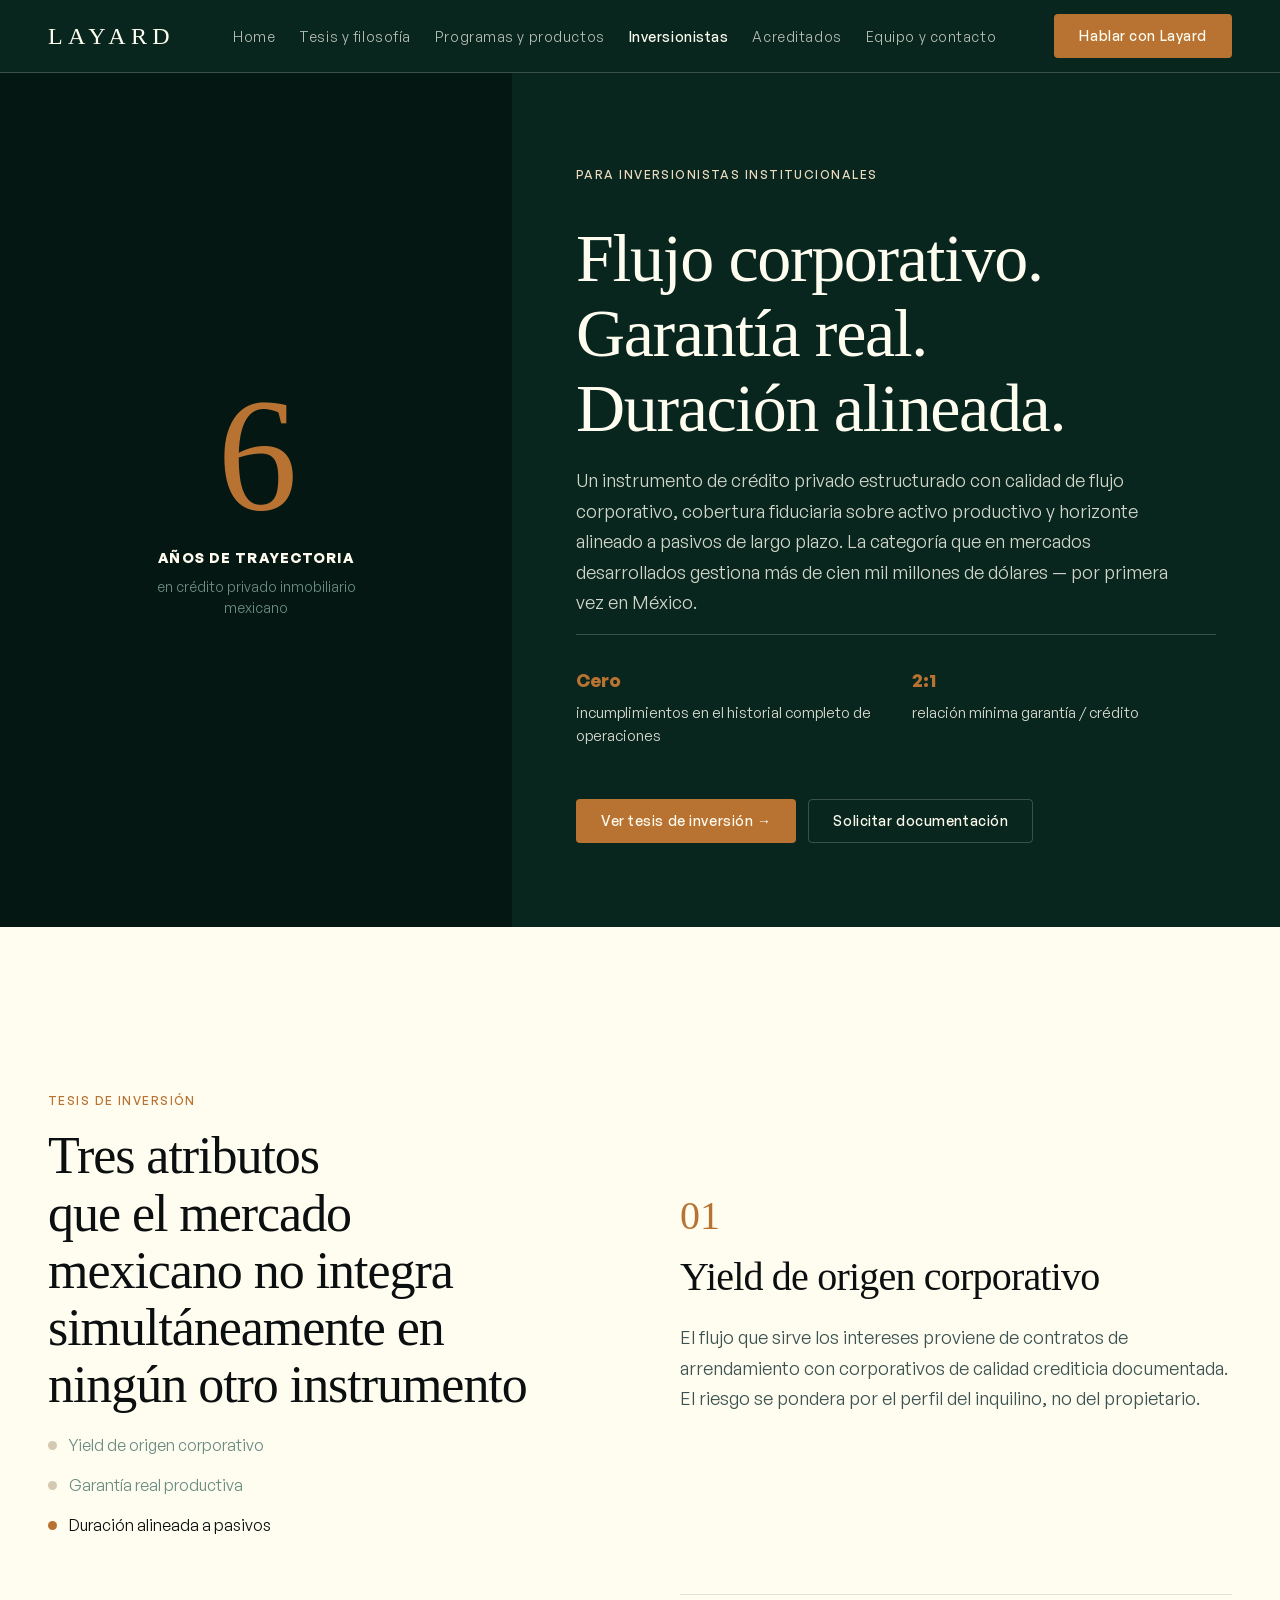
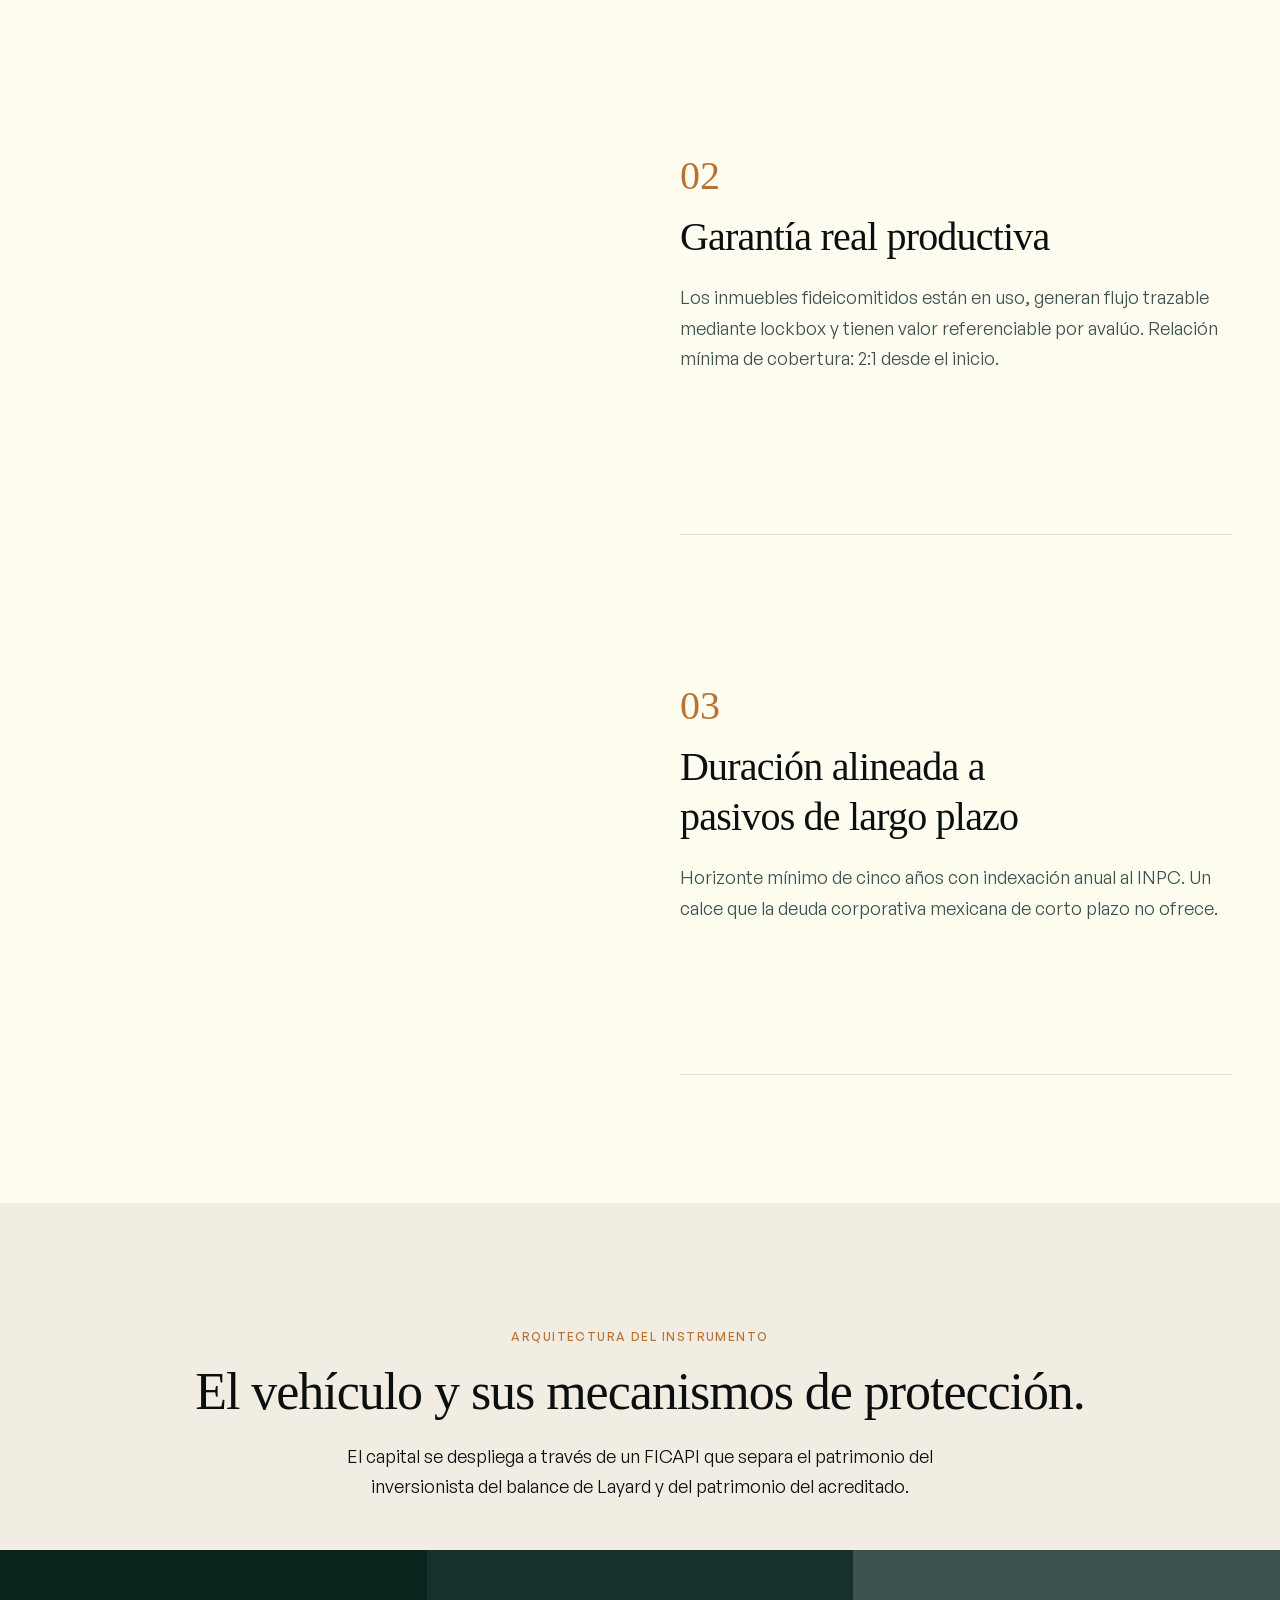
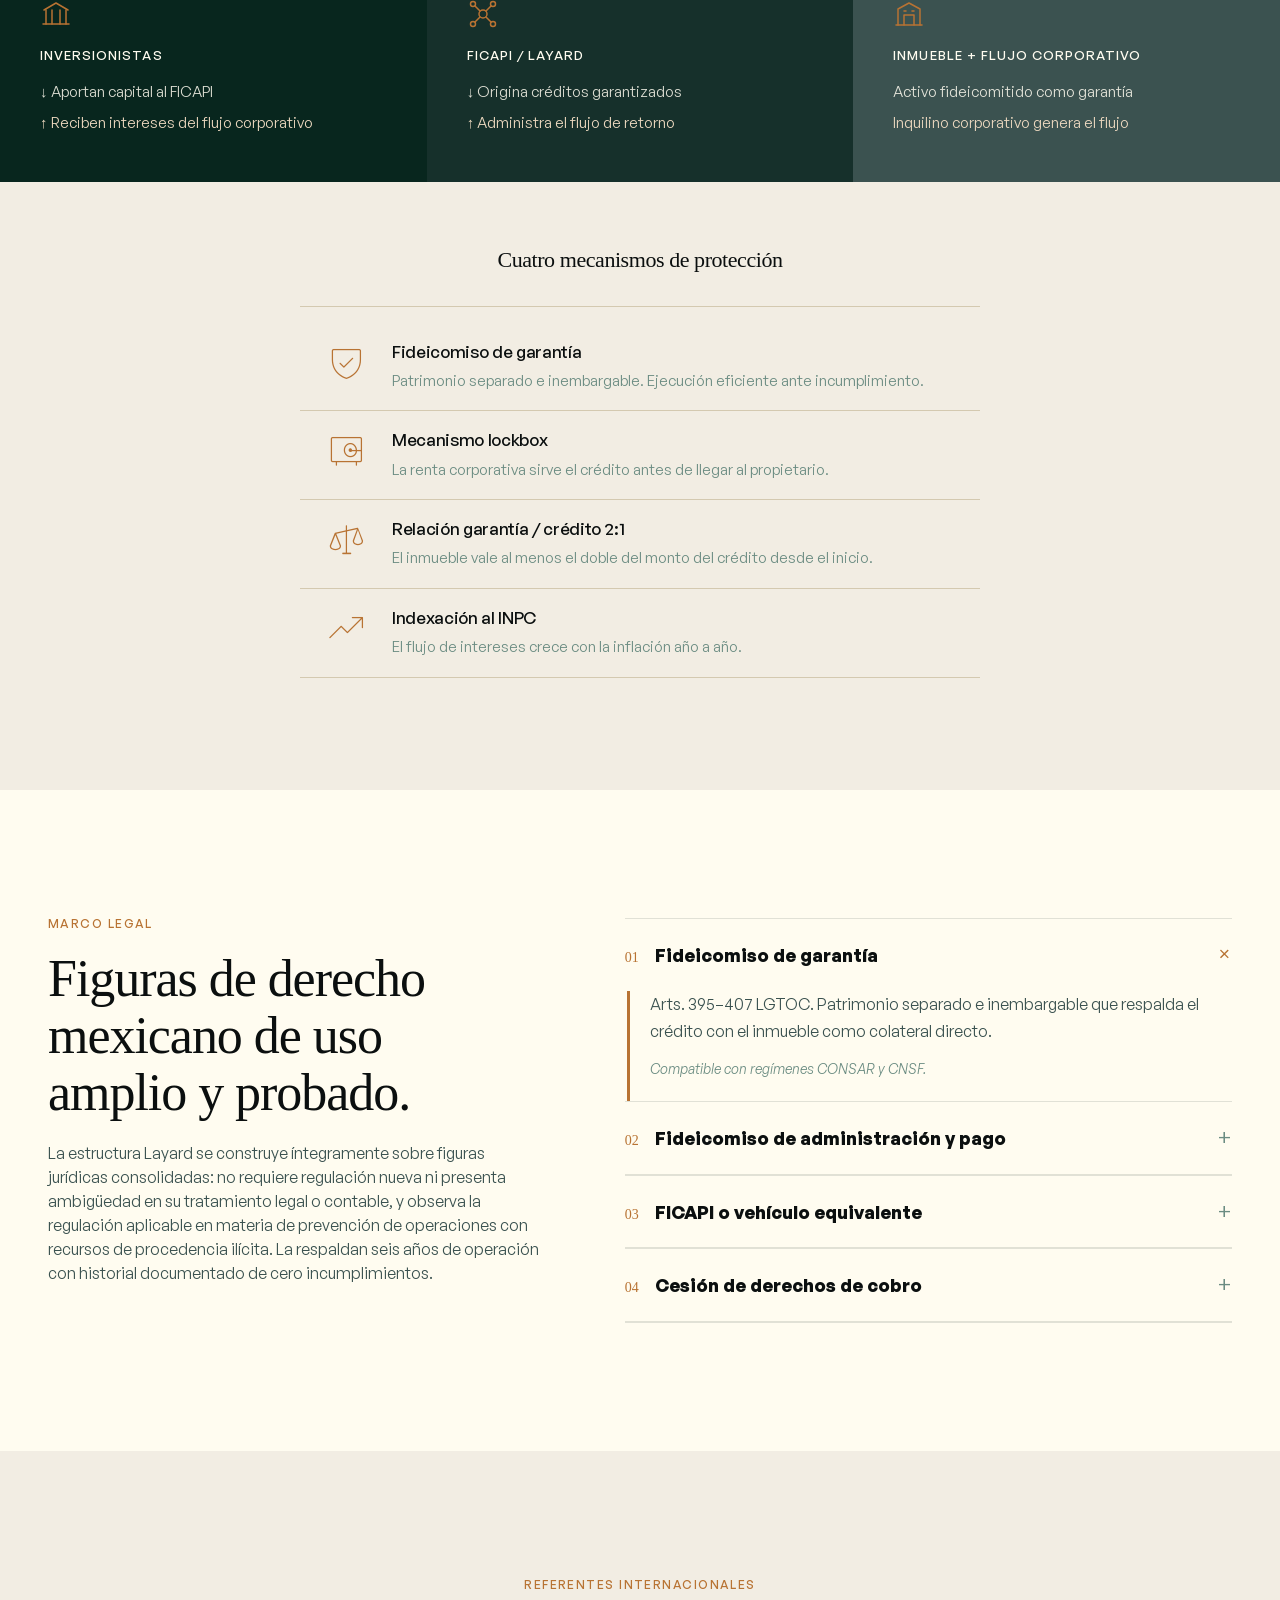
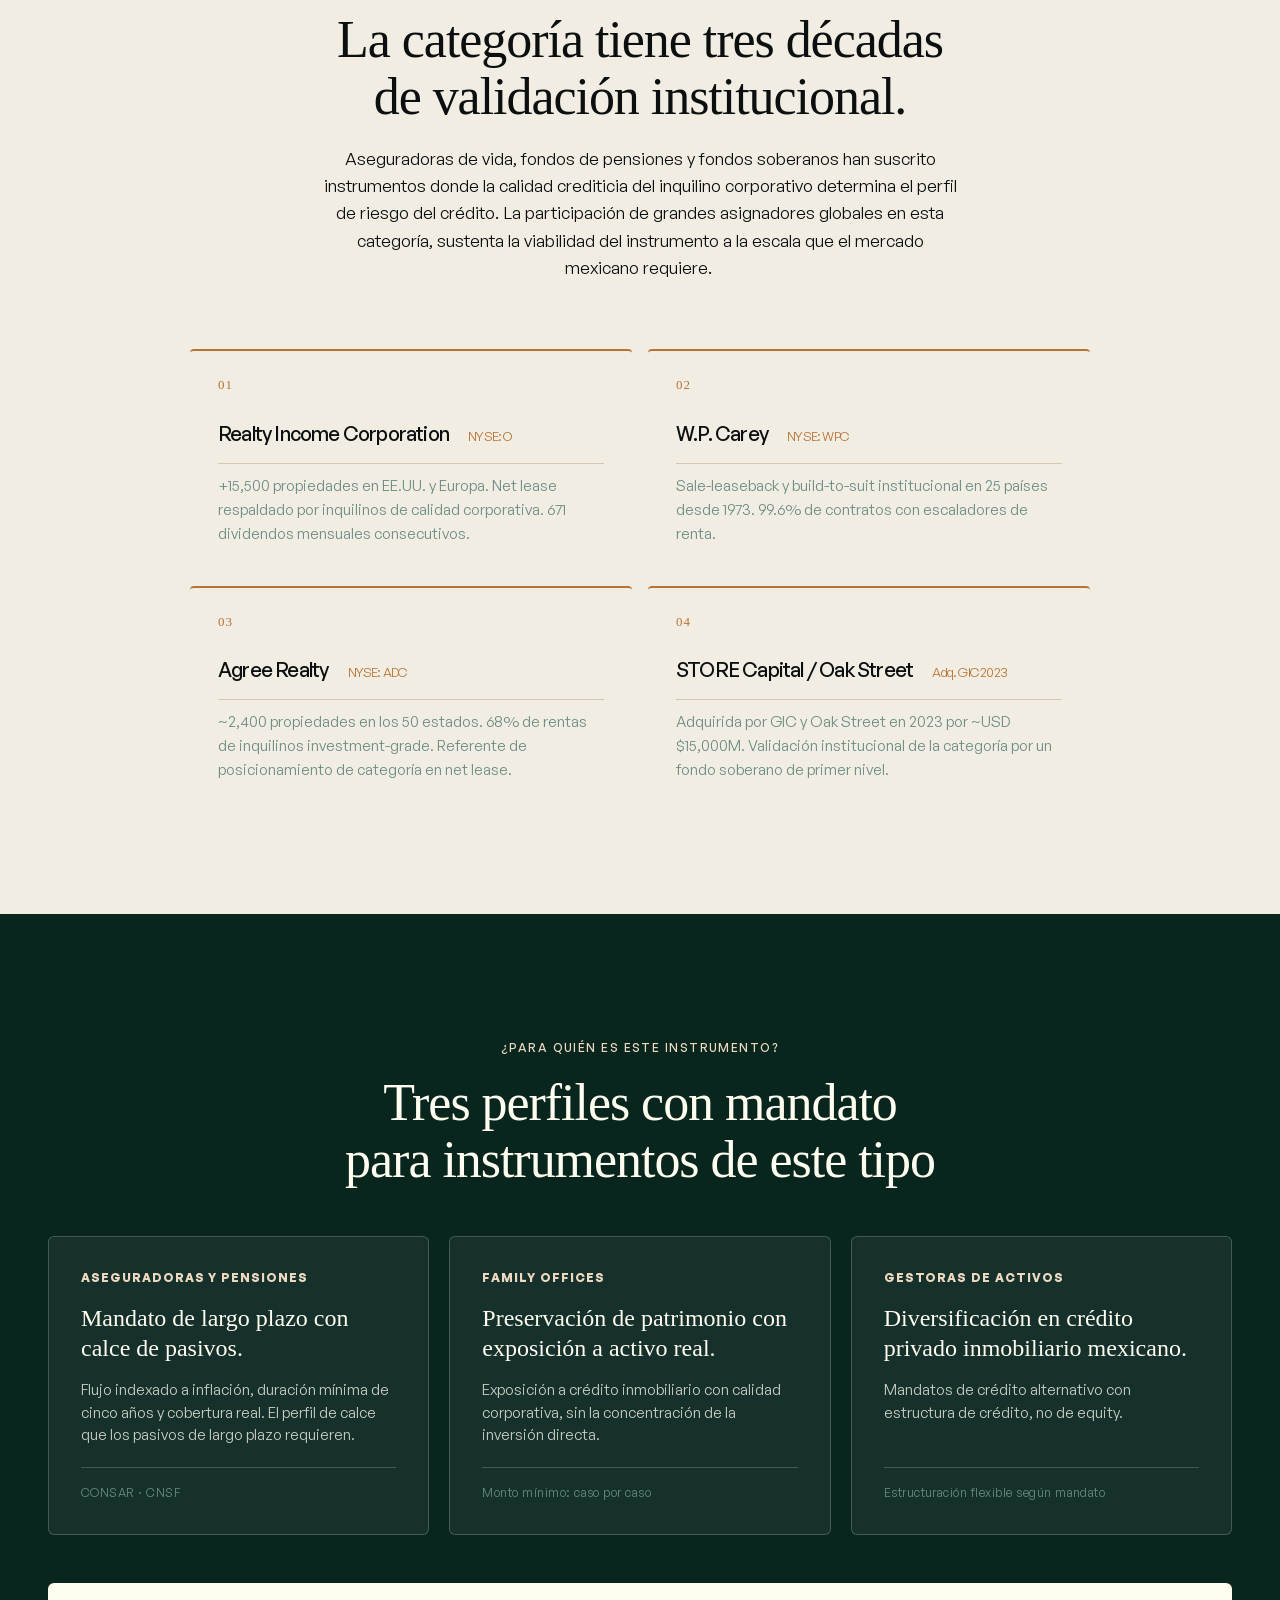
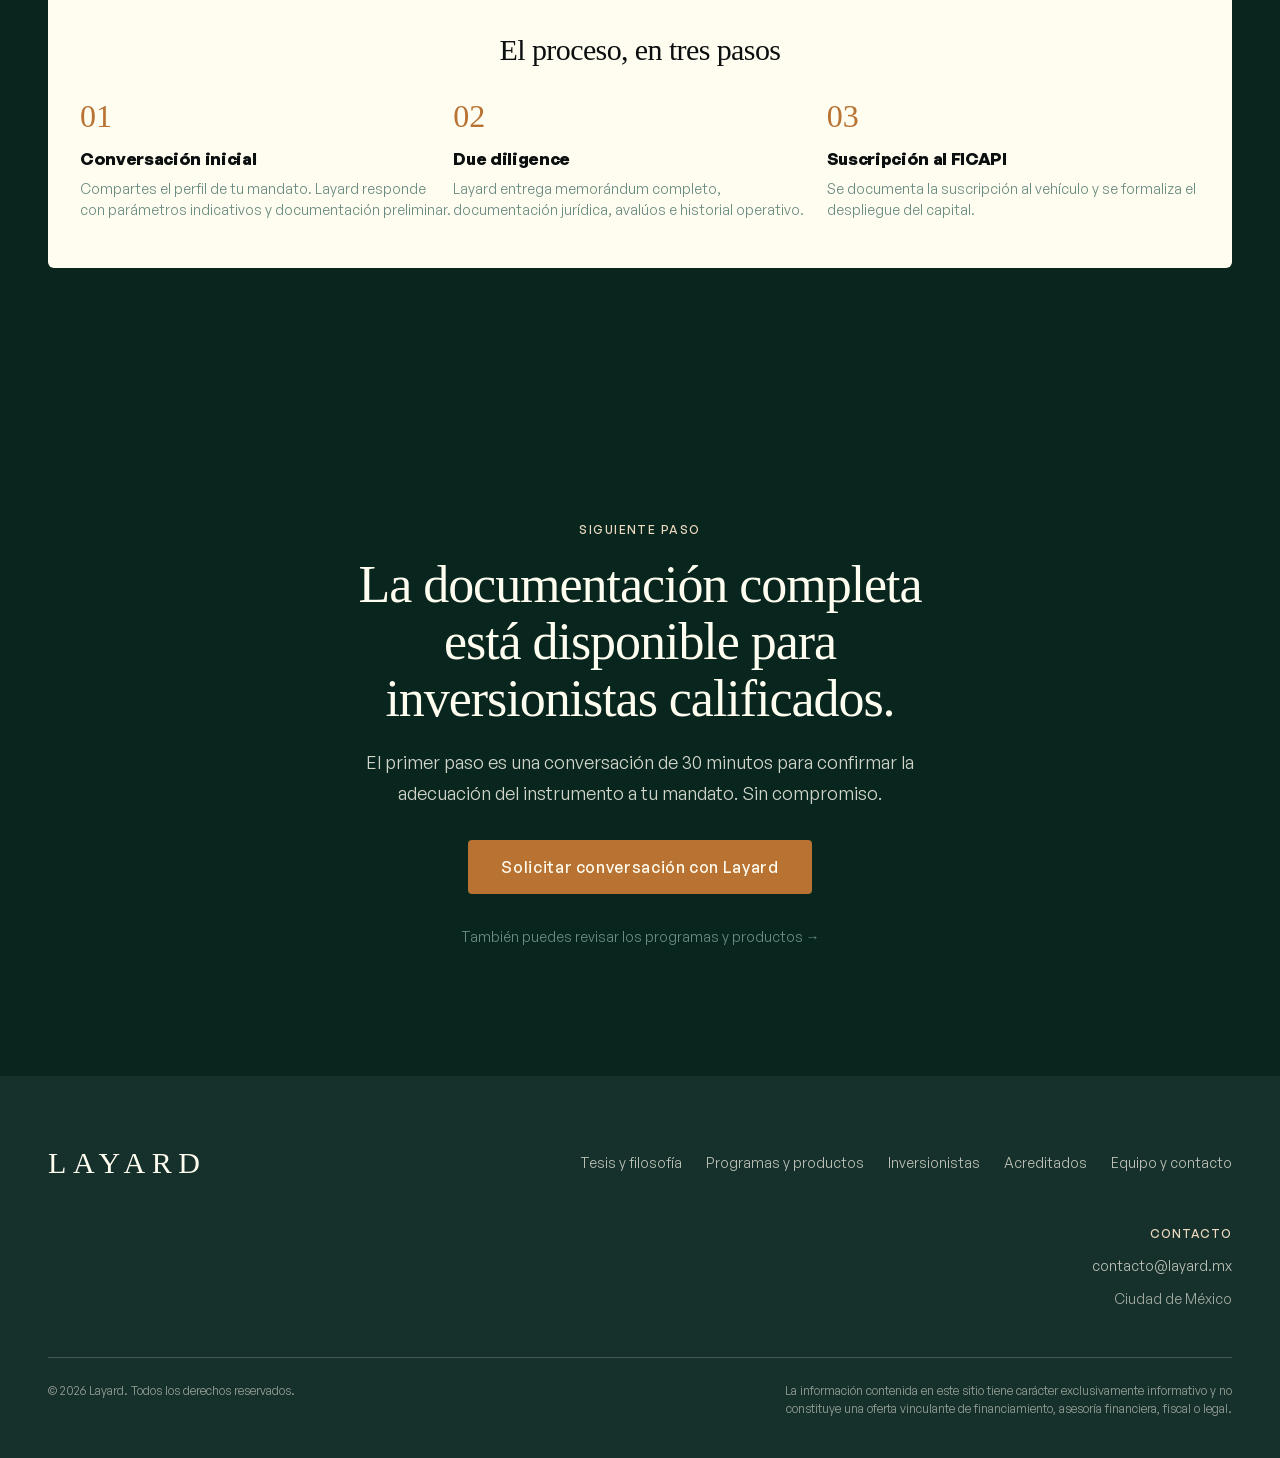
<file: inversionistas.html>
<!DOCTYPE html>
<html lang="es-MX">
<head>
  <meta charset="UTF-8">
  <meta name="viewport" content="width=device-width, initial-scale=1.0">
  <title>Layard · Inversionistas institucionales — CTL México</title>

  <meta name="description" content="Inversionistas — Layard origina crédito privado estructurado con flujo de calidad corporativa, garantía fiduciaria y duración alineada a pasivos de largo plazo. Primera plataforma CTL en México.">
  <meta name="theme-color" content="#08261E">

  <meta property="og:type" content="website">
  <meta property="og:site_name" content="Layard">
  <meta property="og:title" content="Layard · Inversionistas">
  <meta property="og:description" content="Flujo corporativo. Garantía real. Duración alineada. Crédito privado estructurado para inversionistas institucionales.">
  <meta property="og:locale" content="es_MX">
  <meta property="og:image" content="assets/img/og-image.png">
  <meta property="og:image:width" content="1200">
  <meta property="og:image:height" content="630">
  <meta name="twitter:card" content="summary_large_image">
  <meta name="twitter:image" content="assets/img/og-image.png">

  <!-- Favicons -->
  <link rel="icon" type="image/png" href="assets/img/favicon-dark.png" media="(prefers-color-scheme: light)">
  <link rel="icon" type="image/png" href="assets/img/favicon-light.png" media="(prefers-color-scheme: dark)">
  <link rel="apple-touch-icon" href="assets/img/favicon-dark.png">

  <link rel="stylesheet" href="css/phosphor-thin.css">
  <link rel="stylesheet" href="css/layard.css">
  <link rel="stylesheet" href="css/inversionistas.css">
</head>
<body>

  <!-- ========================================================
       COMPONENTE · Navegación principal
       ======================================================== -->
  <header class="navbar animate-in">
    <div class="container">
      <div class="navbar__inner">
        <a href="index.html" class="brand" title="Layard · inicio" aria-label="Layard · inicio">Layard</a>

        <nav class="navbar__links" aria-label="Navegación principal" style="text-align: center; justify-content: center; letter-spacing: 0px; gap: 24px">
          <a class="navbar__link" href="index.html" title="Inicio">Home</a>
          <a class="navbar__link" href="tesis-y-filosofia.html" title="Tesis y filosofía de Layard">Tesis y filosofía</a>
          <a class="navbar__link" href="programas-y-productos.html" title="Programas y productos de crédito">Programas y productos</a>
          <a class="navbar__link" href="inversionistas.html" title="Tesis de inversión para institucionales" aria-current="page">Inversionistas</a>
          <a class="navbar__link" href="acreditados.html" title="Estructura para propietarios acreditados">Acreditados</a>
          <a class="navbar__link" href="equipo-y-contacto.html" title="Equipo y contacto">Equipo y contacto</a>
        </nav>

        <a href="equipo-y-contacto.html#formulario" class="btn btn--accent navbar__cta" title="Hablar con Layard">Hablar con Layard</a>

        <button class="navbar__toggle" data-nav-toggle aria-label="Abrir menú" aria-expanded="false" aria-controls="nav-mobile">
          <i class="ph-thin ph-list" aria-hidden="true"></i>
        </button>
      </div>

      <nav class="navbar__mobile" id="nav-mobile" data-nav-mobile aria-label="Navegación principal (móvil)">
        <a href="index.html" title="Inicio">Home</a>
        <a href="tesis-y-filosofia.html" title="Tesis y filosofía de Layard">Tesis y filosofía</a>
        <a href="programas-y-productos.html" title="Programas y productos de crédito">Programas y productos</a>
        <a href="inversionistas.html" title="Tesis de inversión para institucionales" aria-current="page">Inversionistas</a>
        <a href="acreditados.html" title="Estructura para propietarios acreditados">Acreditados</a>
        <a href="equipo-y-contacto.html" title="Equipo y contacto">Equipo y contacto</a>
        <a href="equipo-y-contacto.html#formulario" class="btn btn--accent" title="Hablar con Layard">Hablar con Layard</a>
      </nav>
    </div>
  </header>

  <main>

    <!-- ====================================================
         SECCIÓN 01 · HERO — MÉTRICA DOMINANTE
         ==================================================== -->
    <section class="inv-hero" aria-labelledby="inv-hero-title">
      <div class="inv-hero__grid">
        <div class="inv-hero__metric">
          <span class="inv-hero__num" data-countup="6" data-countup-on="load" data-countup-delay="200">0</span>
          <span class="inv-hero__metric-label">Años de trayectoria</span>
          <span class="inv-hero__metric-sub">en crédito privado inmobiliario mexicano</span>
        </div>

        <div class="inv-hero__content">
          <span class="eyebrow eyebrow--inverse animate-in">Para inversionistas institucionales</span>
          <h1 id="inv-hero-title" class="inv-hero__title animate-in">Flujo corporativo. Garantía real. Duración alineada.</h1>
          <p class="inv-hero__lead animate-in">Un instrumento de crédito privado estructurado con calidad de flujo corporativo, cobertura fiduciaria sobre activo productivo y horizonte alineado a pasivos de largo plazo. La categoría que en mercados desarrollados gestiona más de cien mil millones de dólares — por primera vez en México.</p>

          <div class="inv-hero__metrics animate-in">
            <div class="inv-hero__stat">
              <span class="inv-hero__stat-num" data-letterfade>Cero</span>
              <span class="inv-hero__stat-desc">incumplimientos en el historial completo de operaciones</span>
            </div>
            <div class="inv-hero__stat">
              <span class="inv-hero__stat-num"><span data-countup="2" data-countup-on="load" data-countup-delay="400">0</span>:1</span>
              <span class="inv-hero__stat-desc">relación mínima garantía / crédito</span>
            </div>
          </div>

          <div class="inv-hero__actions animate-in">
            <a href="#tesis" class="btn btn--accent" title="Ver tesis de inversión">Ver tesis de inversión&nbsp;→</a>
            <a href="equipo-y-contacto.html?perfil=inversionista#formulario" class="btn btn--ghost-inverse" title="Solicitar documentación">Solicitar documentación</a>
          </div>
        </div>
      </div>
    </section>

    <!-- ====================================================
         SECCIÓN 02 · TESIS DE INVERSIÓN — SIDEBAR STICKY
         ==================================================== -->
    <section id="tesis" class="section bg-cream inv-tesis" aria-labelledby="inv-tesis-title">
      <div class="container">
        <div class="inv-tesis__grid">
          <aside class="inv-tesis__side" style="padding: 40px 0px 0px">
            <span class="eyebrow scroll-animate scroll-animate--eyebrow">Tesis de inversión</span>
            <h2 id="inv-tesis-title" class="h2 scroll-animate scroll-animate--title" style="--sa-delay: 100ms">Tres atributos que el mercado mexicano no integra simultáneamente en ningún otro instrumento</h2>
            <ul class="inv-tesis__nav" aria-hidden="true">
              <li data-nav="01"><span class="dot"></span> Yield de origen corporativo</li>
              <li data-nav="02"><span class="dot"></span> Garantía real productiva</li>
              <li data-nav="03"><span class="dot"></span> Duración alineada a pasivos</li>
            </ul>
          </aside>

          <div class="inv-tesis__list">
            <article class="inv-attr" id="attr-01" data-attr="01">
              <div class="inv-attr__inner">
                <span class="inv-attr__num">01</span>
                <h3 class="inv-attr__title">Yield de origen corporativo</h3>
                <p>El flujo que sirve los intereses proviene de contratos de arrendamiento con corporativos de calidad crediticia documentada. El riesgo se pondera por el perfil del inquilino, no del propietario.</p>
              </div>
            </article>
            <article class="inv-attr" id="attr-02" data-attr="02">
              <div class="inv-attr__inner">
                <span class="inv-attr__num">02</span>
                <h3 class="inv-attr__title">Garantía real productiva</h3>
                <p>Los inmuebles fideicomitidos están en uso, generan flujo trazable mediante lockbox y tienen valor referenciable por avalúo. Relación mínima de cobertura: 2:1 desde el inicio.</p>
              </div>
            </article>
            <article class="inv-attr" id="attr-03" data-attr="03">
              <div class="inv-attr__inner">
                <span class="inv-attr__num">03</span>
                <h3 class="inv-attr__title">Duración alineada a pasivos de largo plazo</h3>
                <p>Horizonte mínimo de cinco años con indexación anual al INPC. Un calce que la deuda corporativa mexicana de corto plazo no ofrece.</p>
              </div>
            </article>
          </div>
        </div>
      </div>
    </section>

    <!-- ====================================================
         SECCIÓN 03 · ESTRUCTURA DEL INSTRUMENTO
         ==================================================== -->
    <section id="estructura" class="section bg-cream2" aria-labelledby="inv-struct-title">
      <div class="container">
        <div class="inv-struct__head">
          <span class="eyebrow scroll-animate scroll-animate--eyebrow">Arquitectura del instrumento</span>
          <h2 id="inv-struct-title" class="h2 scroll-animate scroll-animate--title" style="--sa-delay: 100ms">El vehículo y sus mecanismos de protección.</h2>
          <p class="inv-struct__intro scroll-animate scroll-animate--body" style="--sa-delay: 180ms">El capital se despliega a través de un FICAPI que separa el patrimonio del inversionista del balance de Layard y del patrimonio del acreditado.</p>
        </div>
      </div>

      <div class="inv-arch" aria-label="Estructura del vehículo">
        <div class="inv-arch__col" style="background-color:#08261E">
          <span class="inv-arch__icon scroll-animate" aria-hidden="true">
            <svg viewBox="0 0 32 32" width="32" height="32" fill="none" stroke="#B87333" stroke-width="1.5" stroke-linecap="round" stroke-linejoin="round">
              <path d="M4 12 L16 5 L28 12" pathLength="1"></path>
              <path d="M6 12 V26 M12 12 V26 M20 12 V26 M26 12 V26" pathLength="1"></path>
              <path d="M3 26 H29" pathLength="1"></path>
            </svg>
          </span>
          <span class="inv-arch__title">Inversionistas</span>
          <span class="inv-arch__line">↓ Aportan capital al FICAPI</span>
          <span class="inv-arch__line inv-arch__line--accent">↑ Reciben intereses del flujo corporativo</span>
        </div>
        <div class="inv-arch__col" style="background-color:#16302B">
          <span class="inv-arch__icon scroll-animate" style="--sa-delay: 200ms" aria-hidden="true">
            <svg viewBox="0 0 32 32" width="32" height="32" fill="none" stroke="#B87333" stroke-width="1.5" stroke-linecap="round" stroke-linejoin="round">
              <circle cx="16" cy="16" r="4" pathLength="1"></circle>
              <circle cx="6" cy="6" r="2.5" pathLength="1"></circle>
              <circle cx="26" cy="6" r="2.5" pathLength="1"></circle>
              <circle cx="6" cy="26" r="2.5" pathLength="1"></circle>
              <circle cx="26" cy="26" r="2.5" pathLength="1"></circle>
              <path d="M13 13 L8 8 M19 13 L24 8 M13 19 L8 24 M19 19 L24 24" pathLength="1"></path>
            </svg>
          </span>
          <span class="inv-arch__title">FICAPI / Layard</span>
          <span class="inv-arch__line">↓ Origina créditos garantizados</span>
          <span class="inv-arch__line inv-arch__line--accent">↑ Administra el flujo de retorno</span>
        </div>
        <div class="inv-arch__col" style="background-color:#3B5250">
          <span class="inv-arch__icon scroll-animate" style="--sa-delay: 400ms" aria-hidden="true">
            <svg viewBox="0 0 32 32" width="32" height="32" fill="none" stroke="#B87333" stroke-width="1.5" stroke-linecap="round" stroke-linejoin="round">
              <path d="M5 27 V11 L16 5 L27 11 V27" pathLength="1"></path>
              <path d="M3 27 H29" pathLength="1"></path>
              <path d="M11 27 V17 H21 V27" pathLength="1"></path>
              <path d="M11 13 H13 M19 13 H21" pathLength="1"></path>
            </svg>
          </span>
          <span class="inv-arch__title">Inmueble + flujo corporativo</span>
          <span class="inv-arch__line">Activo fideicomitido como garantía</span>
          <span class="inv-arch__line inv-arch__line--accent">Inquilino corporativo genera el flujo</span>
        </div>
      </div>

      <div class="container">
        <div class="inv-mechwrap" style="padding: 64px 0px 0px">
          <h3 class="inv-mechwrap__title scroll-animate scroll-animate--title">Cuatro mecanismos de protección</h3>
          <ul class="inv-mechlist">
            <li class="inv-mechrow scroll-animate" style="--sa-delay: 0ms">
              <i class="ph-thin ph-shield-check inv-mechrow__icon" aria-hidden="true"></i>
              <div class="inv-mechrow__body">
                <h4 class="inv-mechrow__title">Fideicomiso de garantía</h4>
                <p class="inv-mechrow__desc">Patrimonio separado e inembargable. Ejecución eficiente ante incumplimiento.</p>
              </div>
            </li>
            <li class="inv-mechrow scroll-animate" style="--sa-delay: 80ms">
              <i class="ph-thin ph-vault inv-mechrow__icon" aria-hidden="true"></i>
              <div class="inv-mechrow__body">
                <h4 class="inv-mechrow__title">Mecanismo lockbox</h4>
                <p class="inv-mechrow__desc">La renta corporativa sirve el crédito antes de llegar al propietario.</p>
              </div>
            </li>
            <li class="inv-mechrow scroll-animate" style="--sa-delay: 160ms">
              <i class="ph-thin ph-scales inv-mechrow__icon" aria-hidden="true"></i>
              <div class="inv-mechrow__body">
                <h4 class="inv-mechrow__title">Relación garantía / crédito 2:1</h4>
                <p class="inv-mechrow__desc">El inmueble vale al menos el doble del monto del crédito desde el inicio.</p>
              </div>
            </li>
            <li class="inv-mechrow scroll-animate" style="--sa-delay: 240ms">
              <i class="ph-thin ph-trend-up inv-mechrow__icon" aria-hidden="true"></i>
              <div class="inv-mechrow__body">
                <h4 class="inv-mechrow__title">Indexación al INPC</h4>
                <p class="inv-mechrow__desc">El flujo de intereses crece con la inflación año a año.</p>
              </div>
            </li>
          </ul>
        </div>
      </div>
    </section>

    <!-- ====================================================
         SECCIÓN 04 · MARCO LEGAL — ACORDEÓN
         ==================================================== -->
    <section id="marco-legal" class="section bg-cream" aria-labelledby="inv-legal-title">
      <div class="container">
        <div class="inv-legal__grid">
          <aside class="inv-legal__side">
            <span class="eyebrow scroll-animate scroll-animate--eyebrow">Marco legal</span>
            <h2 id="inv-legal-title" class="h2 scroll-animate scroll-animate--title" style="--sa-delay: 100ms">Figuras de derecho mexicano de uso amplio y probado.</h2>
            <p class="scroll-animate scroll-animate--body" style="--sa-delay: 180ms">La estructura Layard se construye íntegramente sobre figuras jurídicas consolidadas: no requiere regulación nueva ni presenta ambigüedad en su tratamiento legal o contable, y observa la regulación aplicable en materia de prevención de operaciones con recursos de procedencia ilícita. La respaldan seis años de operación con historial documentado de cero incumplimientos.</p>
          </aside>

          <div>
            <div class="inv-accordion" data-accordion>
              <div class="inv-acc is-open" data-idx="0">
                <button class="inv-acc__header" type="button" aria-expanded="true">
                  <span class="inv-acc__num">01</span>
                  <span class="inv-acc__title">Fideicomiso de garantía</span>
                  <span class="inv-acc__icon" aria-hidden="true">+</span>
                </button>
                <div class="inv-acc__panel">
                  <div class="inv-acc__body">
                    <p class="inv-acc__desc">Arts. 395–407 LGTOC. Patrimonio separado e inembargable que respalda el crédito con el inmueble como colateral directo.</p>
                    <p class="inv-acc__note">Compatible con regímenes CONSAR y CNSF.</p>
                  </div>
                </div>
              </div>
              <div class="inv-acc" data-idx="1">
                <button class="inv-acc__header" type="button" aria-expanded="false">
                  <span class="inv-acc__num">02</span>
                  <span class="inv-acc__title">Fideicomiso de administración y pago</span>
                  <span class="inv-acc__icon" aria-hidden="true">+</span>
                </button>
                <div class="inv-acc__panel">
                  <div class="inv-acc__body">
                    <p class="inv-acc__desc">Administra el flujo de rentas vía lockbox mediante cesión condicional de derechos de cobro.</p>
                    <p class="inv-acc__note">Figura estándar en inmobiliario comercial mexicano.</p>
                  </div>
                </div>
              </div>
              <div class="inv-acc" data-idx="2">
                <button class="inv-acc__header" type="button" aria-expanded="false">
                  <span class="inv-acc__num">03</span>
                  <span class="inv-acc__title">FICAPI o vehículo equivalente</span>
                  <span class="inv-acc__icon" aria-hidden="true">+</span>
                </button>
                <div class="inv-acc__panel">
                  <div class="inv-acc__body">
                    <p class="inv-acc__desc">Estructura de captación institucional desde la cual se origina el crédito garantizado.</p>
                    <p class="inv-acc__note">Compatible con activos alternativos de las SIEFORES.</p>
                  </div>
                </div>
              </div>
              <div class="inv-acc" data-idx="3">
                <button class="inv-acc__header" type="button" aria-expanded="false">
                  <span class="inv-acc__num">04</span>
                  <span class="inv-acc__title">Cesión de derechos de cobro</span>
                  <span class="inv-acc__icon" aria-hidden="true">+</span>
                </button>
                <div class="inv-acc__panel">
                  <div class="inv-acc__body">
                    <p class="inv-acc__desc">Base del mecanismo lockbox. Otorga acceso al flujo íntegro ante incumplimiento.</p>
                    <p class="inv-acc__note">Instrumento de uso corriente en financiamiento estructurado.</p>
                  </div>
                </div>
              </div>
            </div>
          </div>
        </div>
      </div>
    </section>

    <!-- ====================================================
         SECCIÓN 05 · REFERENTES INTERNACIONALES — LISTA EDITORIAL
         ==================================================== -->
    <section id="referentes" class="section bg-cream2 inv-refs" aria-labelledby="inv-refs-title">
      <div class="container">
        <div class="inv-refs__head">
          <span class="eyebrow scroll-animate scroll-animate--eyebrow">Referentes internacionales</span>
          <h2 id="inv-refs-title" class="h2 scroll-animate scroll-animate--title" style="--sa-delay: 120ms">La categoría tiene tres décadas de validación institucional.</h2>
          <p class="inv-refs__intro scroll-animate scroll-animate--body" style="--sa-delay: 240ms">Aseguradoras de vida, fondos de pensiones y fondos soberanos han suscrito instrumentos donde la calidad crediticia del inquilino corporativo determina el perfil de riesgo del crédito. La participación de grandes asignadores globales en esta categoría, sustenta la viabilidad del instrumento a la escala que el mercado mexicano requiere. </p>
        </div>

        <div class="inv-reflist">
          <article class="inv-ref scroll-animate" style="--sa-delay: 0ms">
            <span class="inv-ref__num">01</span>
            <h3 class="inv-ref__head">
              <span class="inv-ref__name">Realty Income Corporation</span>
              <span class="inv-ref__ticker">NYSE: O</span>
            </h3>
            <p class="inv-ref__desc">+15,500 propiedades en EE.UU. y Europa. Net lease respaldado por inquilinos de calidad corporativa. 671 dividendos mensuales consecutivos.</p>
          </article>
          <article class="inv-ref scroll-animate" style="--sa-delay: 100ms">
            <span class="inv-ref__num">02</span>
            <h3 class="inv-ref__head">
              <span class="inv-ref__name">W.P. Carey</span>
              <span class="inv-ref__ticker">NYSE: WPC</span>
            </h3>
            <p class="inv-ref__desc">Sale-leaseback y build-to-suit institucional en 25 países desde 1973. 99.6% de contratos con escaladores de renta.</p>
          </article>
          <article class="inv-ref scroll-animate" style="--sa-delay: 200ms">
            <span class="inv-ref__num">03</span>
            <h3 class="inv-ref__head">
              <span class="inv-ref__name">Agree Realty</span>
              <span class="inv-ref__ticker">NYSE: ADC</span>
            </h3>
            <p class="inv-ref__desc">~2,400 propiedades en los 50 estados. 68% de rentas de inquilinos investment-grade. Referente de posicionamiento de categoría en net lease.</p>
          </article>
          <article class="inv-ref scroll-animate" style="--sa-delay: 300ms">
            <span class="inv-ref__num">04</span>
            <h3 class="inv-ref__head">
              <span class="inv-ref__name">STORE Capital / Oak Street</span>
              <span class="inv-ref__ticker">Adq. GIC 2023</span>
            </h3>
            <p class="inv-ref__desc">Adquirida por GIC y Oak Street en 2023 por ~USD $15,000M. Validación institucional de la categoría por un fondo soberano de primer nivel.</p>
          </article>
        </div>
      </div>
    </section>

    <!-- ====================================================
         SECCIÓN 06 · PERFIL DEL INVERSIONISTA Y PROCESO
         ==================================================== -->
    <section id="perfil" class="section inv-perfil" aria-labelledby="inv-perfil-title">
      <div class="container">
        <div class="inv-perfil__head">
          <span class="eyebrow scroll-animate scroll-animate--eyebrow">¿Para quién es este instrumento?</span>
          <h2 id="inv-perfil-title" class="h2 scroll-animate scroll-animate--title" style="--sa-delay: 100ms">Tres perfiles con mandato para instrumentos de este tipo</h2>
        </div>

        <div class="inv-cards">
          <div class="inv-card scroll-animate scroll-animate--card" style="--sa-delay: 0ms">
            <span class="inv-card__title">Aseguradoras y pensiones</span>
            <p class="inv-card__lead">Mandato de largo plazo con calce de pasivos.</p>
            <p class="inv-card__desc">Flujo indexado a inflación, duración mínima de cinco años y cobertura real. El perfil de calce que los pasivos de largo plazo requieren.</p>
            <span class="inv-card__note">CONSAR · CNSF</span>
          </div>
          <div class="inv-card scroll-animate scroll-animate--card" style="--sa-delay: 150ms">
            <span class="inv-card__title">Family offices</span>
            <p class="inv-card__lead">Preservación de patrimonio con exposición a activo real.</p>
            <p class="inv-card__desc">Exposición a crédito inmobiliario con calidad corporativa, sin la concentración de la inversión directa.</p>
            <span class="inv-card__note">Monto mínimo: caso por caso</span>
          </div>
          <div class="inv-card scroll-animate scroll-animate--card" style="--sa-delay: 300ms">
            <span class="inv-card__title">Gestoras de activos</span>
            <p class="inv-card__lead">Diversificación en crédito privado inmobiliario mexicano.</p>
            <p class="inv-card__desc">Mandatos de crédito alternativo con estructura de crédito, no de equity.</p>
            <span class="inv-card__note">Estructuración flexible según mandato</span>
          </div>
        </div>

        <div class="inv-process">
          <h3 class="inv-process__title">El proceso, en tres pasos</h3>
          <div class="inv-steps">
            <div class="inv-step scroll-animate scroll-animate--list-item" style="--sa-delay: 0ms">
              <span class="inv-step__num">01</span>
              <h4 class="inv-step__title">Conversación inicial</h4>
              <p class="inv-step__desc">Compartes el perfil de tu mandato. Layard responde con parámetros indicativos y documentación preliminar.</p>
            </div>
            <div class="inv-step scroll-animate scroll-animate--list-item" style="--sa-delay: 200ms">
              <span class="inv-step__num">02</span>
              <h4 class="inv-step__title">Due diligence</h4>
              <p class="inv-step__desc">Layard entrega memorándum completo, documentación jurídica, avalúos e historial operativo.</p>
            </div>
            <div class="inv-step scroll-animate scroll-animate--list-item" style="--sa-delay: 400ms">
              <span class="inv-step__num">03</span>
              <h4 class="inv-step__title">Suscripción al FICAPI</h4>
              <p class="inv-step__desc">Se documenta la suscripción al vehículo y se formaliza el despliegue del capital.</p>
            </div>
          </div>
        </div>
      </div>
    </section>

    <!-- ====================================================
         SECCIÓN 07 · CTA FINAL
         ==================================================== -->
    <section class="section inv-cta" aria-labelledby="inv-cta-title">
      <div class="container">
        <div class="inv-cta__inner">
          <span class="eyebrow scroll-animate scroll-animate--eyebrow">Siguiente paso</span>
          <h2 id="inv-cta-title" class="h2 scroll-animate scroll-animate--title" style="--sa-delay: 100ms">La documentación completa está disponible para inversionistas calificados.</h2>
          <p class="inv-cta__lead scroll-animate scroll-animate--body" style="--sa-delay: 200ms">El primer paso es una conversación de 30 minutos para confirmar la adecuación del instrumento a tu mandato. Sin compromiso.</p>
          <div class="inv-cta__btn scroll-animate scroll-animate--cta">
            <a href="equipo-y-contacto.html?perfil=inversionista#formulario" class="btn btn--accent btn--lg" title="Solicitar conversación con Layard">Solicitar conversación con Layard</a>
          </div>
          <a href="programas-y-productos.html" class="inv-cta__link" title="Programas y productos">También puedes revisar los programas y productos&nbsp;→</a>
        </div>
      </div>
    </section>

  </main>

  <!-- ========================================================
       COMPONENTE · Footer
       ======================================================== -->
  <footer class="footer">
    <div class="container">
      <div class="footer__top">
        <div class="footer__brand-col">
          <div class="footer__brand" style="margin: 0px">Layard</div>
        </div>
        <nav class="footer__nav" aria-label="Navegación secundaria">
          <a href="tesis-y-filosofia.html" title="Tesis y filosofía">Tesis y filosofía</a>
          <a href="programas-y-productos.html" title="Programas y productos">Programas y productos</a>
          <a href="inversionistas.html" title="Inversionistas">Inversionistas</a>
          <a href="acreditados.html" title="Acreditados">Acreditados</a>
          <a href="equipo-y-contacto.html" title="Equipo y contacto">Equipo y contacto</a>
        </nav>
        <div class="footer__contact">
          <span class="footer__contact-label">Contacto</span>
          <a href="mailto:contacto@layard.mx" title="Escribir a Layard">contacto@layard.mx</a>
          <span class="footer__contact-city">Ciudad de México</span>
        </div>
      </div>

      <div class="footer__bottom">
        <span class="footer__copy">© 2026 Layard. Todos los derechos reservados.</span>
        <p class="footer__legal">La información contenida en este sitio tiene carácter exclusivamente informativo y no constituye una oferta vinculante de financiamiento, asesoría financiera, fiscal o legal.</p>
      </div>
    </div>
  </footer>

  <script src="js/main.js"></script>

  <!-- Script específico de la página -->
  <script>
    (function () {
      'use strict';
      var reduced = window.matchMedia('(prefers-reduced-motion: reduce)').matches;

      /* ----- Count-up de cifras ----- */
      function countUp(node, dur) {
        var target = parseFloat(node.getAttribute('data-countup'));
        if (!isFinite(target)) { return; }
        if (reduced || document.hidden) { node.textContent = String(Math.round(target)); return; }
        var start = null;
        function step(ts) {
          if (start === null) { start = ts; }
          var p = Math.min((ts - start) / dur, 1);
          var eased = 1 - Math.pow(1 - p, 3);
          node.textContent = String(Math.round(target * eased));
          if (p < 1) { window.requestAnimationFrame(step); }
        }
        window.requestAnimationFrame(step);
        // Respaldo: si rAF queda pausado (pestaña en segundo plano), fija el valor final.
        window.setTimeout(function () {
          if (parseFloat(node.textContent) !== target) { node.textContent = String(Math.round(target)); }
        }, dur + 250);
      }

      /* ----- "Cero" letra a letra ----- */
      function letterFade(node) {
        var text = node.textContent;
        node.textContent = '';
        var letters = [];
        for (var i = 0; i < text.length; i++) {
          var s = document.createElement('span');
          s.className = 'inv-letter';
          s.textContent = text[i];
          node.appendChild(s);
          letters.push(s);
        }
        if (reduced) { letters.forEach(function (l) { l.classList.add('is-in'); }); return; }
        var per = 600 / letters.length;
        letters.forEach(function (l, i) {
          window.setTimeout(function () { l.classList.add('is-in'); }, 200 + i * per);
        });
      }

      /* Disparo de animaciones del hero al cargar */
      function runHero() {
        document.querySelectorAll('[data-countup][data-countup-on="load"]').forEach(function (n) {
          var delay = parseInt(n.getAttribute('data-countup-delay'), 10) || 0;
          window.setTimeout(function () { countUp(n, 800); }, delay);
        });
        var cero = document.querySelector('[data-letterfade]');
        if (cero) { letterFade(cero); }
      }
      if (document.readyState === 'loading') {
        document.addEventListener('DOMContentLoaded', runHero);
      } else { runHero(); }

      /* ----- Flechas de transición del diagrama ----- */
      var arch = document.querySelector('.inv-arch');
      if (arch) {
        if (reduced || !('IntersectionObserver' in window)) {
          arch.classList.add('is-arrows');
        } else {
          var archObs = new IntersectionObserver(function (entries) {
            entries.forEach(function (e) {
              if (e.isIntersecting) { arch.classList.add('is-arrows'); archObs.unobserve(e.target); }
            });
          }, { threshold: 0.2 });
          archObs.observe(arch);
        }
      }

      /* ----- Sidebar tesis: indicador de atributo activo ----- */
      var navItems = {};
      document.querySelectorAll('.inv-tesis__nav li').forEach(function (li) {
        navItems[li.getAttribute('data-nav')] = li;
      });
      var attrs = Array.prototype.slice.call(document.querySelectorAll('.inv-attr'));
      function setActiveAttr(key) {
        Object.keys(navItems).forEach(function (k) {
          navItems[k].classList.toggle('is-active', k === key);
        });
      }
      if (attrs.length && 'IntersectionObserver' in window) {
        var activeObs = new IntersectionObserver(function (entries) {
          entries.forEach(function (e) {
            if (e.isIntersecting) { setActiveAttr(e.target.getAttribute('data-attr')); }
          });
        }, { threshold: 0.5 });
        attrs.forEach(function (a) { activeObs.observe(a); });

        // Revelado de cada atributo (translateX) — una sola vez, threshold 0.3
        var revealObs = new IntersectionObserver(function (entries) {
          entries.forEach(function (e) {
            if (e.isIntersecting) { e.target.classList.add('is-visible'); revealObs.unobserve(e.target); }
          });
        }, { threshold: 0.3, rootMargin: '0px 0px -60px 0px' });
        attrs.forEach(function (a) { revealObs.observe(a); });
      } else {
        attrs.forEach(function (a) { a.classList.add('is-visible'); });
        setActiveAttr('01');
      }

      /* ----- Acordeón del marco legal ----- */
      var accordion = document.querySelector('[data-accordion]');
      if (accordion) {
        var items = Array.prototype.slice.call(accordion.querySelectorAll('.inv-acc'));
        var indexItems = Array.prototype.slice.call(document.querySelectorAll('.inv-legal__index li'));

        function setPanel(item, open) {
          var panel = item.querySelector('.inv-acc__panel');
          var btn = item.querySelector('.inv-acc__header');
          var body = item.querySelector('.inv-acc__body');
          if (open) {
            item.classList.add('is-open');
            btn.setAttribute('aria-expanded', 'true');
            panel.style.maxHeight = body.scrollHeight + 'px';
          } else {
            item.classList.remove('is-open');
            btn.setAttribute('aria-expanded', 'false');
            panel.style.maxHeight = '0px';
          }
        }
        function syncIndex(activeIdx) {
          indexItems.forEach(function (li) {
            li.classList.toggle('is-active', parseInt(li.getAttribute('data-idx'), 10) === activeIdx);
          });
        }

        items.forEach(function (item) {
          var btn = item.querySelector('.inv-acc__header');
          btn.addEventListener('click', function () {
            var isOpen = item.classList.contains('is-open');
            items.forEach(function (other) { if (other !== item) { setPanel(other, false); } });
            setPanel(item, !isOpen);
            syncIndex(!isOpen ? parseInt(item.getAttribute('data-idx'), 10) : -1);
          });
        });

        // Estado inicial: primer ítem abierto
        items.forEach(function (item, i) { setPanel(item, i === 0); });
        // Recalcular alto del panel abierto al redimensionar
        window.addEventListener('resize', function () {
          var open = accordion.querySelector('.inv-acc.is-open');
          if (open) {
            var body = open.querySelector('.inv-acc__body');
            open.querySelector('.inv-acc__panel').style.maxHeight = body.scrollHeight + 'px';
          }
        });
      }
    })();
  </script>

</body>
</html>
</file>
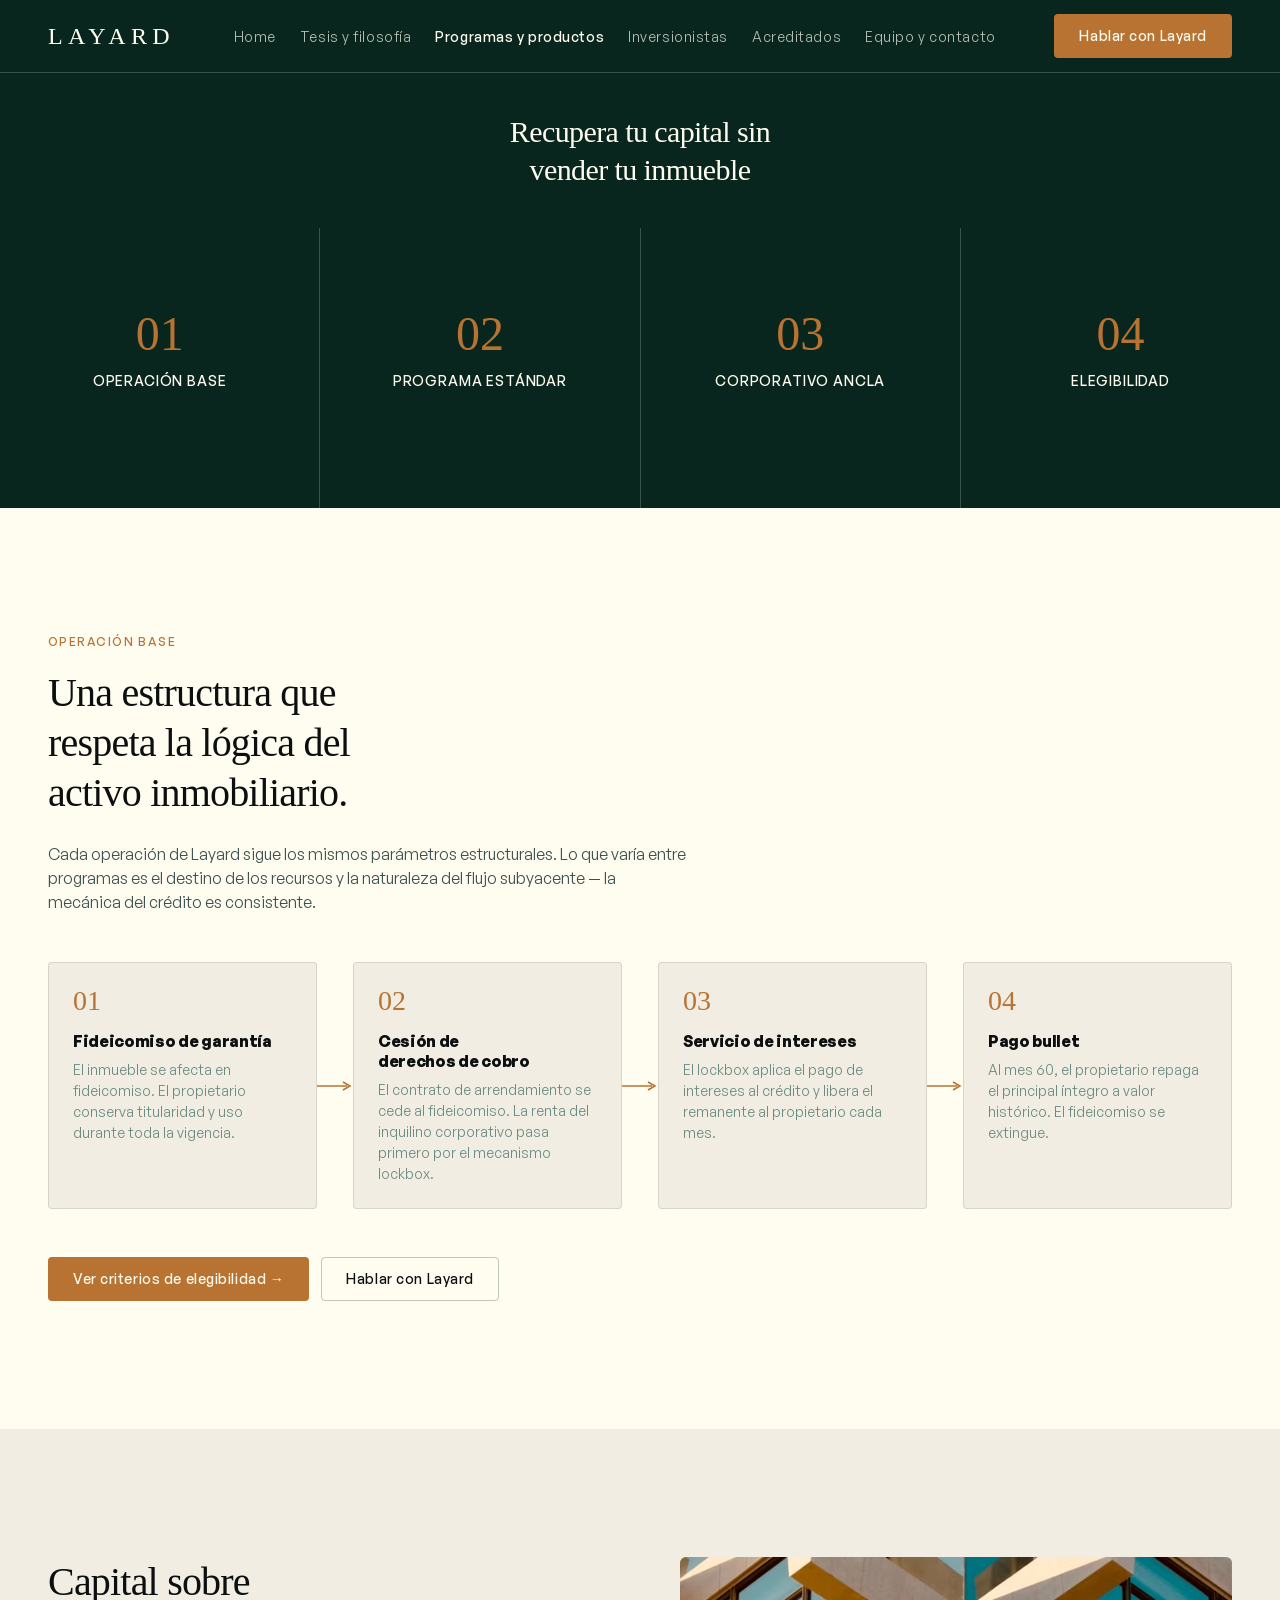
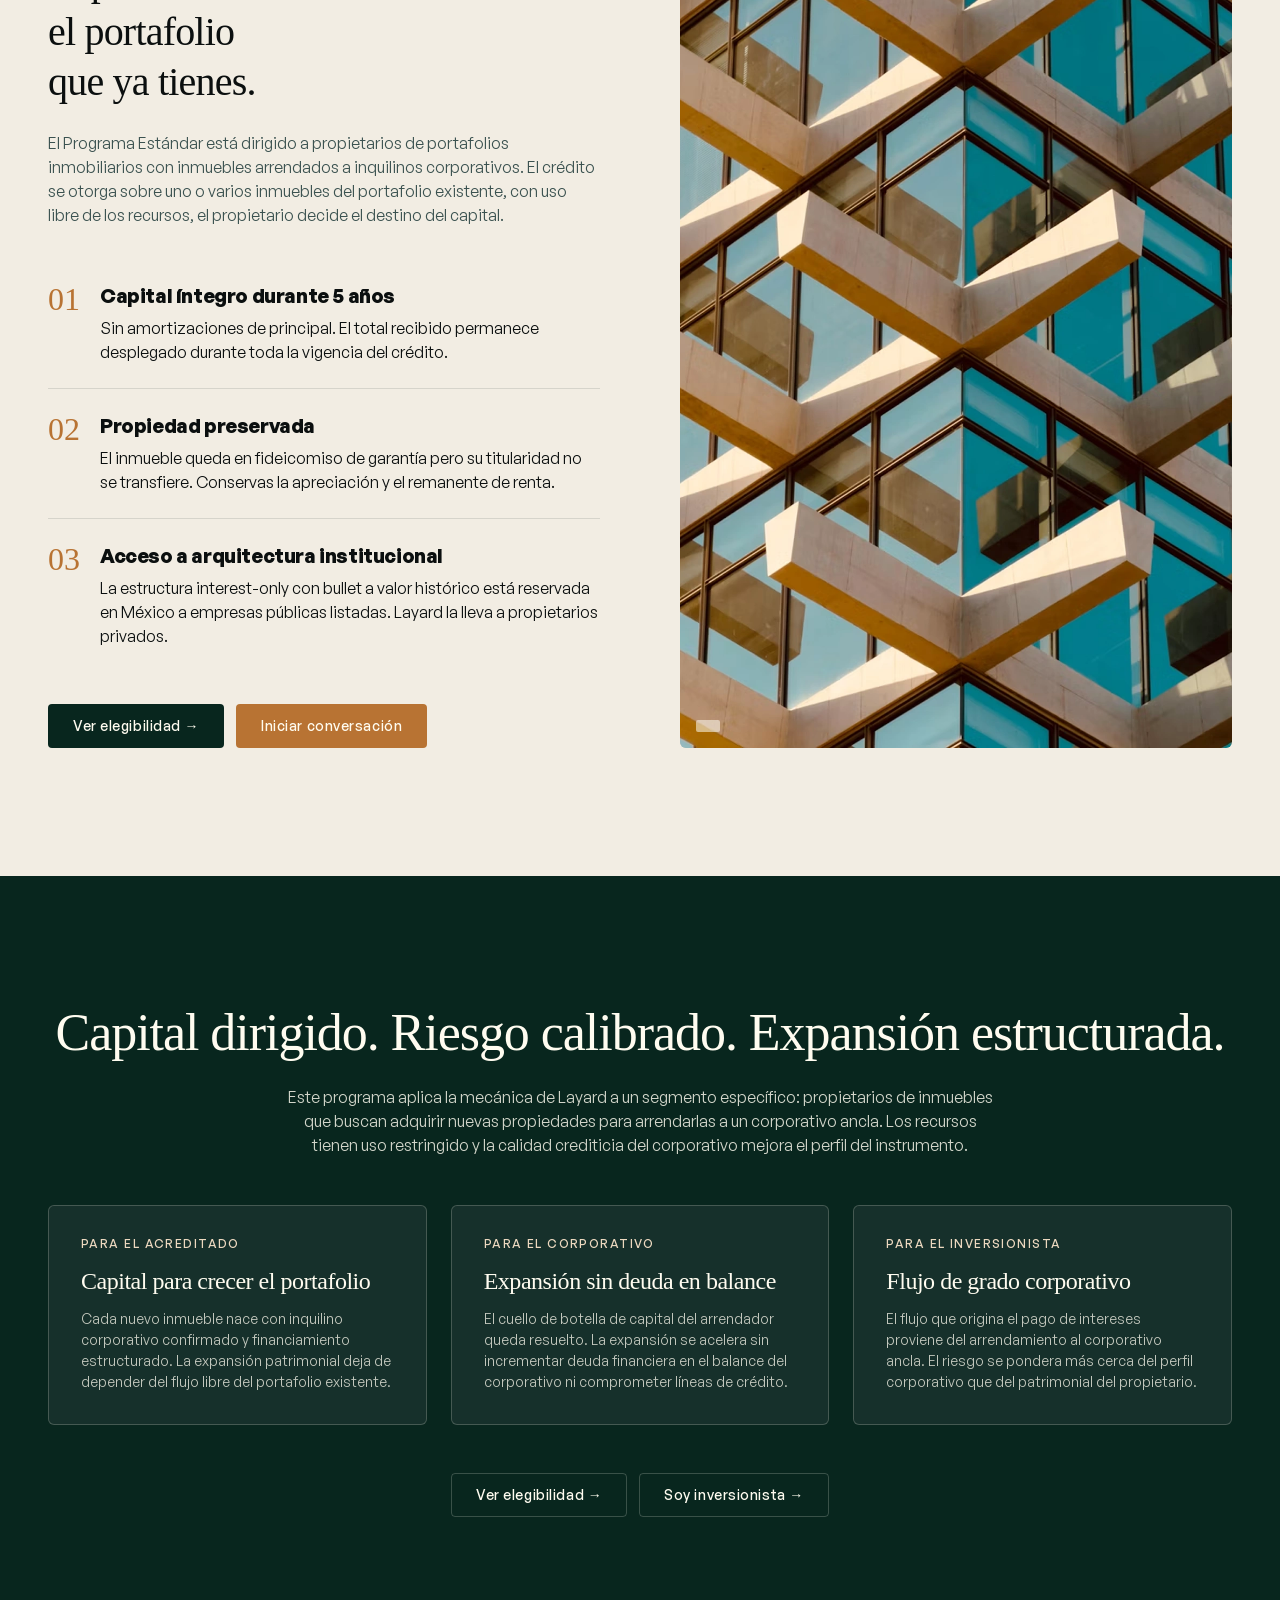
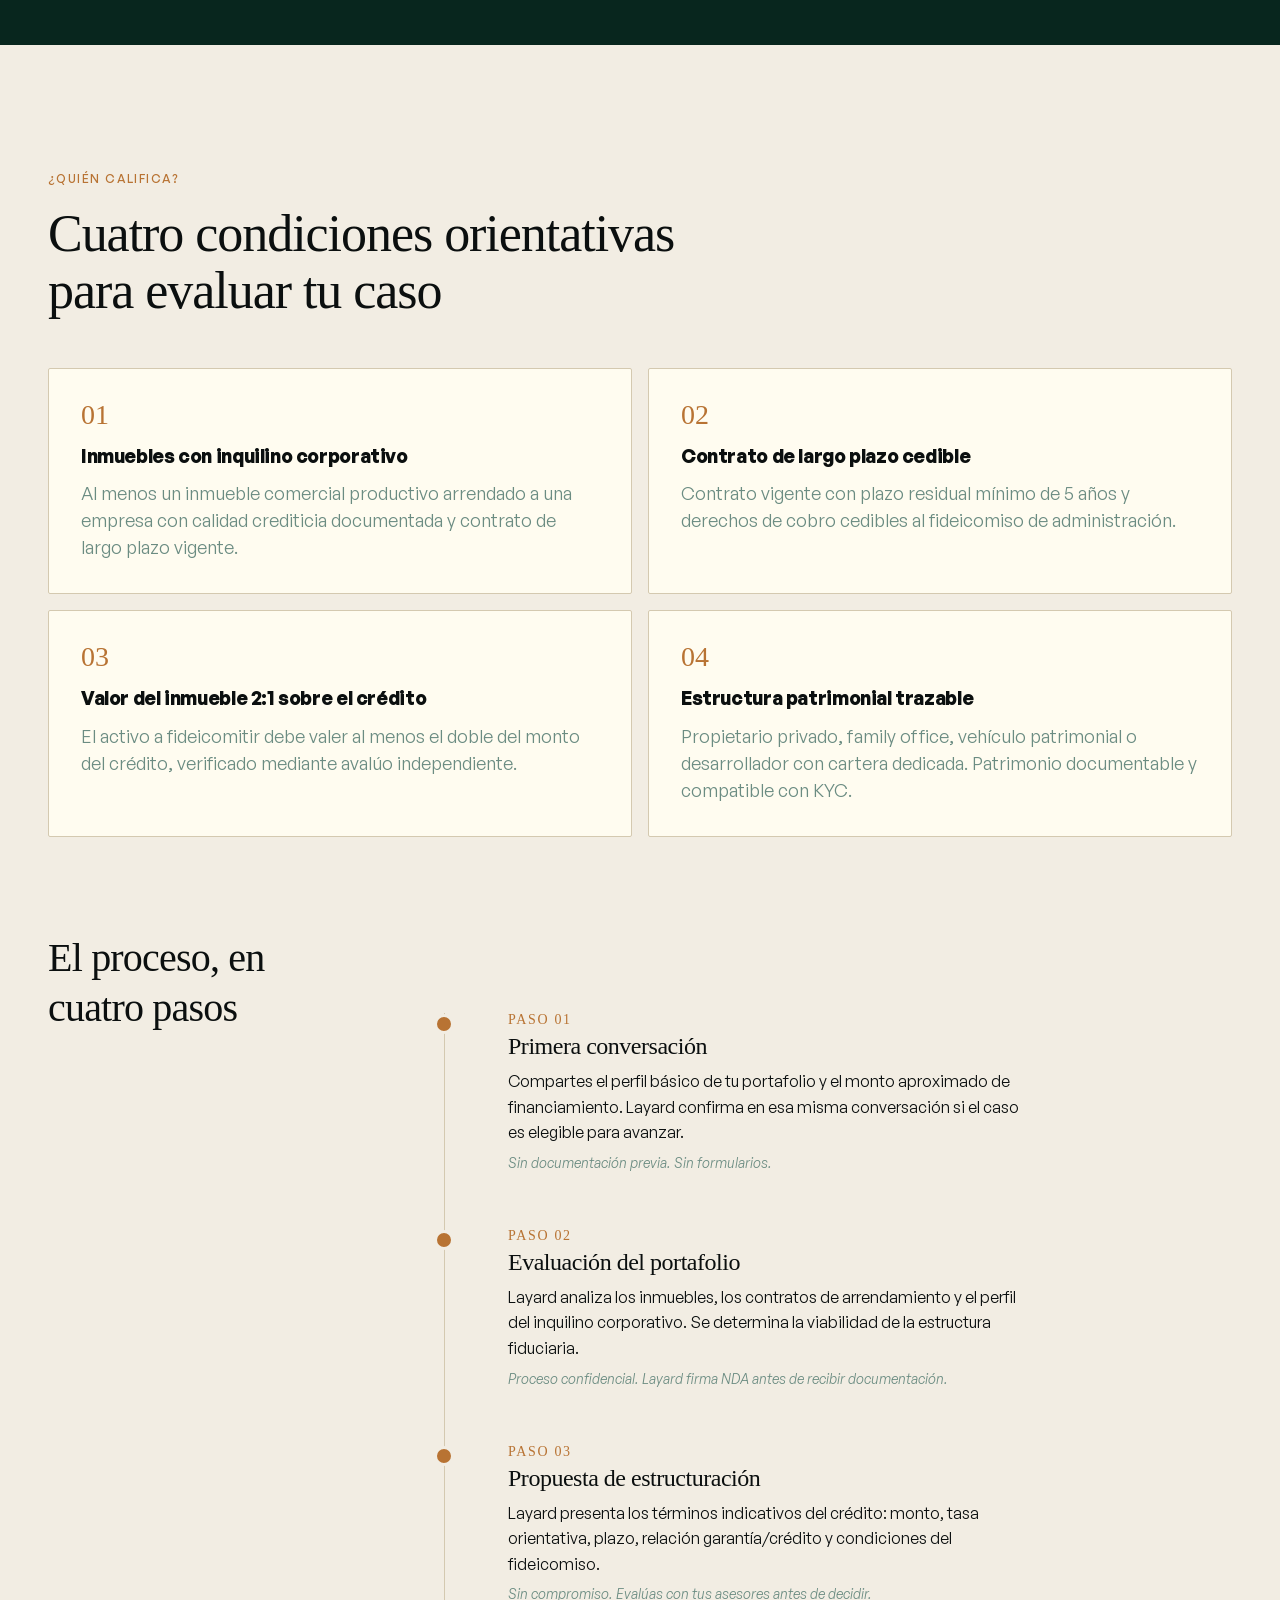
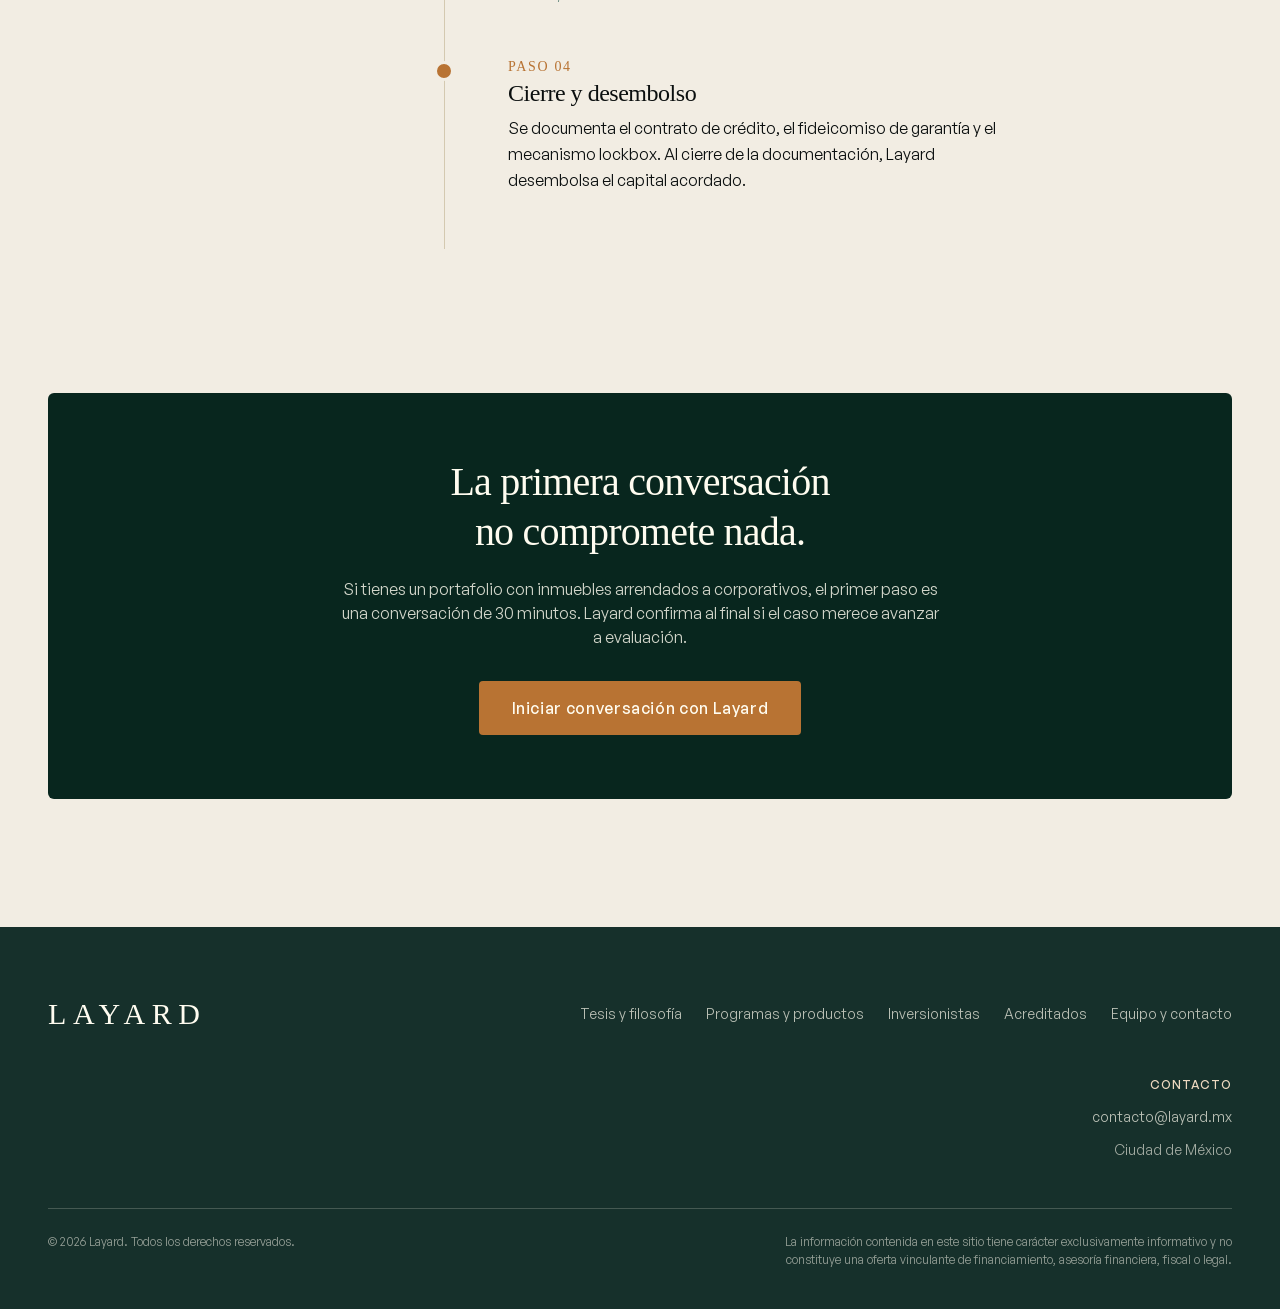
<file: programas-y-productos.html>
<!DOCTYPE html>
<html lang="es-MX">
<head>
  <meta charset="UTF-8">
  <meta name="viewport" content="width=device-width, initial-scale=1.0">
  <title>Layard · Programas de crédito interest-only con garantía fiduciaria</title>

  <meta name="description" content="Programas y productos de Layard — crédito privado estructurado interest-only con garantía fiduciaria para propietarios de inmuebles con inquilinos corporativos en México.">
  <meta name="theme-color" content="#08261E">

  <meta property="og:type" content="website">
  <meta property="og:site_name" content="Layard">
  <meta property="og:title" content="Layard · Programas y productos">
  <meta property="og:description" content="Dos programas. Una estructura. Crédito interest-only con garantía fiduciaria y flujo de renta corporativa.">
  <meta property="og:locale" content="es_MX">
  <meta property="og:image" content="assets/img/og-image.png">
  <meta property="og:image:width" content="1200">
  <meta property="og:image:height" content="630">
  <meta name="twitter:card" content="summary_large_image">
  <meta name="twitter:image" content="assets/img/og-image.png">

  <!-- Favicons -->
  <link rel="icon" type="image/png" href="assets/img/favicon-dark.png" media="(prefers-color-scheme: light)">
  <link rel="icon" type="image/png" href="assets/img/favicon-light.png" media="(prefers-color-scheme: dark)">
  <link rel="apple-touch-icon" href="assets/img/favicon-dark.png">

  <link rel="stylesheet" href="css/phosphor-thin.css">
  <link rel="stylesheet" href="css/layard.css">
  <link rel="stylesheet" href="css/programas.css?v=3">

  <template id="__bundler_thumbnail" data-bg-color="#08261E">
    <svg viewBox="0 0 1200 800" xmlns="http://www.w3.org/2000/svg">
      <rect width="1200" height="800" fill="#08261E"/>
      <text x="600" y="380" text-anchor="middle" font-family="Georgia, serif" font-size="120" letter-spacing="26" fill="#FFFCF0">LAYARD</text>
      <rect x="540" y="450" width="120" height="3" fill="#B87333"/>
    </svg>
  </template>
</head>
<body>

  <!-- ========================================================
       COMPONENTE · Navegación principal
       ======================================================== -->
  <header class="navbar animate-in">
    <div class="container">
      <div class="navbar__inner">
        <a href="index.html" class="brand" title="Layard · inicio" aria-label="Layard · inicio">Layard</a>

        <nav class="navbar__links" aria-label="Navegación principal" style="text-align: center; justify-content: center; letter-spacing: 0px; gap: 24px">
          <a class="navbar__link" href="index.html" title="Inicio">Home</a>
          <a class="navbar__link" href="tesis-y-filosofia.html" title="Tesis y filosofía de Layard">Tesis y filosofía</a>
          <a class="navbar__link" href="programas-y-productos.html" title="Programas y productos de crédito" aria-current="page">Programas y productos</a>
          <a class="navbar__link" href="inversionistas.html" title="Tesis de inversión para institucionales">Inversionistas</a>
          <a class="navbar__link" href="acreditados.html" title="Estructura para propietarios acreditados">Acreditados</a>
          <a class="navbar__link" href="equipo-y-contacto.html" title="Equipo y contacto">Equipo y contacto</a>
        </nav>

        <a href="equipo-y-contacto.html#formulario" class="btn btn--accent navbar__cta" title="Hablar con Layard">Hablar con Layard</a>

        <button class="navbar__toggle" data-nav-toggle aria-label="Abrir menú" aria-expanded="false" aria-controls="nav-mobile">
          <i class="ph-thin ph-list" aria-hidden="true"></i>
        </button>
      </div>

      <nav class="navbar__mobile" id="nav-mobile" data-nav-mobile aria-label="Navegación principal (móvil)">
        <a href="index.html" title="Inicio">Home</a>
        <a href="tesis-y-filosofia.html" title="Tesis y filosofía de Layard">Tesis y filosofía</a>
        <a href="programas-y-productos.html" title="Programas y productos de crédito" aria-current="page">Programas y productos</a>
        <a href="inversionistas.html" title="Tesis de inversión para institucionales">Inversionistas</a>
        <a href="acreditados.html" title="Estructura para propietarios acreditados">Acreditados</a>
        <a href="equipo-y-contacto.html" title="Equipo y contacto">Equipo y contacto</a>
        <a href="equipo-y-contacto.html#formulario" class="btn btn--accent" title="Hablar con Layard">Hablar con Layard</a>
      </nav>
    </div>
  </header>

  <main>

    <!-- ====================================================
         SECCIÓN 01 · HERO
         ==================================================== -->
    <section class="prog-hero" aria-label="Programas y productos">
      <div class="prog-hero__bar" style="padding: 40px 20px">
        <h2 class="prog-hero__title">Recupera tu capital sin vender tu inmueble</h2>
      </div>
      <nav class="prog-hero__strips" aria-label="Secciones de la página">
        <a class="prog-strip" href="#operacion-base" style="--strip-bg:#08261E;--strip-i:0">
          <span class="prog-strip__num">01</span>
          <span class="prog-strip__title">Operación base</span>
          <span class="prog-strip__arrow" aria-hidden="true">&rarr;</span>
        </a>
        <a class="prog-strip" href="#programa-estandar" style="--strip-bg:#08261E;--strip-i:1">
          <span class="prog-strip__num">02</span>
          <span class="prog-strip__title">Programa estándar</span>
          <span class="prog-strip__arrow" aria-hidden="true">&rarr;</span>
        </a>
        <a class="prog-strip" href="#corporativo-ancla" style="--strip-bg:#08261E;--strip-i:2">
          <span class="prog-strip__num">03</span>
          <span class="prog-strip__title">Corporativo ancla</span>
          <span class="prog-strip__arrow" aria-hidden="true">&rarr;</span>
        </a>
        <a class="prog-strip" href="#elegibilidad" style="--strip-bg:#08261E;--strip-i:3">
          <span class="prog-strip__num">04</span>
          <span class="prog-strip__title">Elegibilidad</span>
          <span class="prog-strip__arrow" aria-hidden="true">&rarr;</span>
        </a>
      </nav>
    </section>

    <!-- ====================================================
         SECCIÓN 02 · OPERACIÓN BASE
         ==================================================== -->
    <section id="operacion-base" class="section bg-cream" aria-labelledby="base-title">
      <div class="container">
        <div class="section-head">
          <span class="eyebrow scroll-animate scroll-animate--eyebrow">Operación base</span>
          <h3 id="base-title" class="h3 scroll-animate scroll-animate--title" style="--sa-delay: 120ms">Una estructura que respeta la lógica del activo inmobiliario.</h3>
          <p class="scroll-animate scroll-animate--body" style="--sa-delay: 180ms">Cada operación de Layard sigue los mismos parámetros estructurales. Lo que varía entre programas es el destino de los recursos y la naturaleza del flujo subyacente — la mecánica del crédito es consistente.</p>
        </div>

        <ol class="opflow" aria-label="Pasos de la operación base">
          <li class="opflow__node op-anim" style="--sa-delay: 0ms">
            <span class="opflow__num">01</span>
            <h4 class="opflow__title">Fideicomiso de garantía</h4>
            <p class="opflow__desc">El inmueble se afecta en fideicomiso. El propietario conserva titularidad y uso durante toda la vigencia.</p>
          </li>
          <span class="opflow__connector op-anim" style="--sa-delay: 90ms"><svg viewBox="0 0 36 14" aria-hidden="true"><line x1="0" y1="7" x2="30" y2="7"></line><polyline points="26,3 33,7 26,11"></polyline></svg></span>
          <li class="opflow__node op-anim" style="--sa-delay: 180ms">
            <span class="opflow__num">02</span>
            <h4 class="opflow__title">Cesión de derechos de cobro</h4>
            <p class="opflow__desc">El contrato de arrendamiento se cede al fideicomiso. La renta del inquilino corporativo pasa primero por el mecanismo lockbox.</p>
          </li>
          <span class="opflow__connector op-anim" style="--sa-delay: 270ms"><svg viewBox="0 0 36 14" aria-hidden="true"><line x1="0" y1="7" x2="30" y2="7"></line><polyline points="26,3 33,7 26,11"></polyline></svg></span>
          <li class="opflow__node op-anim" style="--sa-delay: 360ms">
            <span class="opflow__num">03</span>
            <h4 class="opflow__title">Servicio de intereses</h4>
            <p class="opflow__desc">El lockbox aplica el pago de intereses al crédito y libera el remanente al propietario cada mes.</p>
          </li>
          <span class="opflow__connector op-anim" style="--sa-delay: 450ms"><svg viewBox="0 0 36 14" aria-hidden="true"><line x1="0" y1="7" x2="30" y2="7"></line><polyline points="26,3 33,7 26,11"></polyline></svg></span>
          <li class="opflow__node op-anim" style="--sa-delay: 540ms">
            <span class="opflow__num">04</span>
            <h4 class="opflow__title">Pago bullet</h4>
            <p class="opflow__desc">Al mes 60, el propietario repaga el principal íntegro a valor histórico. El fideicomiso se extingue.</p>
          </li>
        </ol>

        <div class="op-actions scroll-animate scroll-animate--cta" style="--sa-delay: 150ms">
          <a href="#elegibilidad" class="btn btn--accent" title="Ver criterios de elegibilidad">Ver criterios de elegibilidad&nbsp;→</a>
          <a href="equipo-y-contacto.html#formulario" class="btn btn--ghost" title="Hablar con Layard">Hablar con Layard</a>
        </div>
      </div>
    </section>

    <!-- ====================================================
         SECCIÓN 03 · PROGRAMA ESTÁNDAR
         ==================================================== -->
    <section id="programa-estandar" class="section bg-cream2" aria-labelledby="std-title">
      <div class="container">
        <div class="prog-split">
          <div class="prog-split__text">
            <h3 id="std-title" class="h3 scroll-animate scroll-animate--title" style="--sa-delay: 120ms">Capital sobre el portafolio que ya tienes.</h3>
            <p class="scroll-animate scroll-animate--body" style="--sa-delay: 180ms">El Programa Estándar está dirigido a propietarios de portafolios inmobiliarios con inmuebles arrendados a inquilinos corporativos. El crédito se otorga sobre uno o varios inmuebles del portafolio existente, con uso libre de los recursos, el propietario decide el destino del capital.</p>

            <div class="benefits">
              <div class="benefit benefit-anim" style="--sa-delay: 0ms">
                <span class="benefit__num">01</span>
                <div>
                  <h4 class="benefit__title">Capital íntegro durante 5 años</h4>
                  <p class="benefit__desc">Sin amortizaciones de principal. El total recibido permanece desplegado durante toda la vigencia del crédito.</p>
                </div>
              </div>
              <div class="benefit benefit-anim" style="--sa-delay: 120ms">
                <span class="benefit__num">02</span>
                <div>
                  <h4 class="benefit__title">Propiedad preservada</h4>
                  <p class="benefit__desc">El inmueble queda en fideicomiso de garantía pero su titularidad no se transfiere. Conservas la apreciación y el remanente de renta.</p>
                </div>
              </div>
              <div class="benefit benefit-anim" style="--sa-delay: 240ms">
                <span class="benefit__num">03</span>
                <div>
                  <h4 class="benefit__title">Acceso a arquitectura institucional</h4>
                  <p class="benefit__desc">La estructura interest-only con bullet a valor histórico está reservada en México a empresas públicas listadas. Layard la lleva a propietarios privados.</p>
                </div>
              </div>
            </div>

            <div class="prog-actions scroll-animate scroll-animate--cta" style="--sa-delay: 150ms">
              <a href="#elegibilidad" class="btn btn--primary" title="Ver elegibilidad">Ver elegibilidad&nbsp;→</a>
              <a href="equipo-y-contacto.html#formulario" class="btn btn--accent" title="Iniciar conversación">Iniciar conversación</a>
            </div>
          </div>

          <div class="prog-split__media">
            <div class="photo img-reveal" aria-label="Detalle geométrico de fachada de inmueble corporativo">
              <img src="assets/img/programa-estandar.webp" alt="Detalle geométrico de fachada de inmueble corporativo">
            </div>
          </div>
        </div>
      </div>
    </section>

    <!-- ====================================================
         SECCIÓN 04 · PROGRAMA CON CORPORATIVO ANCLA
         ==================================================== -->
    <section id="corporativo-ancla" class="section bg-primary" aria-labelledby="anchor-title">
      <div class="container">
        <div class="section-head--center" style="justify-content: center; align-items: center; text-align: center">
          <h2 id="anchor-title" class="h2 text-inverse scroll-animate scroll-animate--title" style="--sa-delay: 120ms; padding: 0px">Capital dirigido. Riesgo calibrado. Expansión estructurada.</h2>
          <p class="scroll-animate scroll-animate--body" style="--sa-delay: 180ms; color: rgba(255,252,240,0.82); max-width: 720px;">Este programa aplica la mecánica de Layard a un segmento específico: propietarios de inmuebles que buscan adquirir nuevas propiedades para arrendarlas a un corporativo ancla. Los recursos tienen uso restringido y la calidad crediticia del corporativo mejora el perfil del instrumento.</p>
        </div>

        <div class="anchor-grid">
          <article class="anchor-card card-up" style="--sa-delay: 0ms">
            <span class="eyebrow">Para el acreditado</span>
            <h3 class="anchor-card__title">Capital para crecer el portafolio</h3>
            <p class="anchor-card__desc">Cada nuevo inmueble nace con inquilino corporativo confirmado y financiamiento estructurado. La expansión patrimonial deja de depender del flujo libre del portafolio existente.</p>
          </article>
          <article class="anchor-card card-up" style="--sa-delay: 160ms">
            <span class="eyebrow">Para el corporativo</span>
            <h3 class="anchor-card__title">Expansión sin deuda en balance</h3>
            <p class="anchor-card__desc">El cuello de botella de capital del arrendador queda resuelto. La expansión se acelera sin incrementar deuda financiera en el balance del corporativo ni comprometer líneas de crédito.</p>
          </article>
          <article class="anchor-card card-up" style="--sa-delay: 320ms">
            <span class="eyebrow">Para el inversionista</span>
            <h3 class="anchor-card__title">Flujo de grado corporativo</h3>
            <p class="anchor-card__desc">El flujo que origina el pago de intereses proviene del arrendamiento al corporativo ancla. El riesgo se pondera más cerca del perfil corporativo que del patrimonial del propietario.</p>
          </article>
        </div>

        <div class="anchor-actions scroll-animate scroll-animate--cta" style="--sa-delay: 150ms">
          <a href="#elegibilidad" class="btn btn--ghost-inverse" title="Ver elegibilidad">Ver elegibilidad&nbsp;→</a>
          <a href="inversionistas.html" class="btn btn--ghost-inverse" title="Soy inversionista">Soy inversionista&nbsp;→</a>
        </div>
      </div>
    </section>

    <!-- ====================================================
         SECCIÓN 05 · ELEGIBILIDAD Y PROCESO
         ==================================================== -->
    <section id="elegibilidad" class="section bg-cream2" aria-labelledby="elig-title">
      <div class="container">
        <div class="section-head">
          <span class="eyebrow scroll-animate scroll-animate--eyebrow">¿Quién califica?</span>
          <h2 id="elig-title" class="h2 scroll-animate scroll-animate--title" style="--sa-delay: 120ms">Cuatro condiciones orientativas para evaluar tu caso</h2>
        </div>

        <div class="crit-grid">
          <article class="crit-card crit-anim" style="--sa-delay: 0ms">
            <span class="crit-card__num">01</span>
            <h3 class="crit-card__title">Inmuebles con inquilino corporativo</h3>
            <p class="crit-card__desc">Al menos un inmueble comercial productivo arrendado a una empresa con calidad crediticia documentada y contrato de largo plazo vigente.</p>
          </article>
          <article class="crit-card crit-anim" style="--sa-delay: 120ms">
            <span class="crit-card__num">02</span>
            <h3 class="crit-card__title">Contrato de largo plazo cedible</h3>
            <p class="crit-card__desc">Contrato vigente con plazo residual mínimo de 5 años y derechos de cobro cedibles al fideicomiso de administración.</p>
          </article>
          <article class="crit-card crit-anim" style="--sa-delay: 240ms">
            <span class="crit-card__num">03</span>
            <h3 class="crit-card__title">Valor del inmueble 2:1 sobre el crédito</h3>
            <p class="crit-card__desc">El activo a fideicomitir debe valer al menos el doble del monto del crédito, verificado mediante avalúo independiente.</p>
          </article>
          <article class="crit-card crit-anim" style="--sa-delay: 360ms">
            <span class="crit-card__num">04</span>
            <h3 class="crit-card__title">Estructura patrimonial trazable</h3>
            <p class="crit-card__desc">Propietario privado, family office, vehículo patrimonial o desarrollador con cartera dedicada. Patrimonio documentable y compatible con KYC.</p>
          </article>
        </div>

        <div class="proc-layout">
          <div class="proc-head">
            <h3 class="h3 scroll-animate scroll-animate--title">El proceso, en cuatro pasos</h3>
          </div>

          <ol class="timeline" aria-label="Proceso de estructuración">
          <li class="timeline__step">
            <div class="timeline__marker" aria-hidden="true"><span class="timeline__dot"></span></div>
            <div class="timeline__body">
              <span class="timeline__eyebrow">Paso 01</span>
              <h4 class="timeline__title">Primera conversación</h4>
              <p class="timeline__desc">Compartes el perfil básico de tu portafolio y el monto aproximado de financiamiento. Layard confirma en esa misma conversación si el caso es elegible para avanzar.</p>
              <p class="timeline__note">Sin documentación previa. Sin formularios.</p>
            </div>
          </li>
          <li class="timeline__step">
            <div class="timeline__marker" aria-hidden="true"><span class="timeline__dot"></span></div>
            <div class="timeline__body">
              <span class="timeline__eyebrow">Paso 02</span>
              <h4 class="timeline__title">Evaluación del portafolio</h4>
              <p class="timeline__desc">Layard analiza los inmuebles, los contratos de arrendamiento y el perfil del inquilino corporativo. Se determina la viabilidad de la estructura fiduciaria.</p>
              <p class="timeline__note">Proceso confidencial. Layard firma NDA antes de recibir documentación.</p>
            </div>
          </li>
          <li class="timeline__step">
            <div class="timeline__marker" aria-hidden="true"><span class="timeline__dot"></span></div>
            <div class="timeline__body">
              <span class="timeline__eyebrow">Paso 03</span>
              <h4 class="timeline__title">Propuesta de estructuración</h4>
              <p class="timeline__desc">Layard presenta los términos indicativos del crédito: monto, tasa orientativa, plazo, relación garantía/crédito y condiciones del fideicomiso.</p>
              <p class="timeline__note">Sin compromiso. Evalúas con tus asesores antes de decidir.</p>
            </div>
          </li>
          <li class="timeline__step">
            <div class="timeline__marker" aria-hidden="true"><span class="timeline__dot"></span></div>
            <div class="timeline__body">
              <span class="timeline__eyebrow">Paso 04</span>
              <h4 class="timeline__title">Cierre y desembolso</h4>
              <p class="timeline__desc">Se documenta el contrato de crédito, el fideicomiso de garantía y el mecanismo lockbox. Al cierre de la documentación, Layard desembolsa el capital acordado.</p>
            </div>
          </li>
          <span class="timeline__line" aria-hidden="true"></span>
        </ol>
        </div>

        <div class="proc-cta scroll-animate scroll-animate--card">
          <h3 class="h3">La primera conversación no compromete nada.</h3>
          <p>Si tienes un portafolio con inmuebles arrendados a corporativos, el primer paso es una conversación de 30 minutos. Layard confirma al final si el caso merece avanzar a evaluación.</p>
          <a href="equipo-y-contacto.html?perfil=acreditado#formulario" class="btn btn--accent btn--lg" title="Iniciar conversación con Layard">Iniciar conversación con Layard</a>
        </div>
      </div>
    </section>

  </main>

  <!-- ========================================================
       COMPONENTE · Footer
       ======================================================== -->
  <footer class="footer">
    <div class="container">
      <div class="footer__top">
        <div class="footer__brand-col">
          <div class="footer__brand" style="margin: 0px">Layard</div>
        </div>
        <nav class="footer__nav" aria-label="Navegación secundaria">
          <a href="tesis-y-filosofia.html" title="Tesis y filosofía">Tesis y filosofía</a>
          <a href="programas-y-productos.html" title="Programas y productos">Programas y productos</a>
          <a href="inversionistas.html" title="Inversionistas">Inversionistas</a>
          <a href="acreditados.html" title="Acreditados">Acreditados</a>
          <a href="equipo-y-contacto.html" title="Equipo y contacto">Equipo y contacto</a>
        </nav>
        <div class="footer__contact">
          <span class="footer__contact-label">Contacto</span>
          <a href="mailto:contacto@layard.mx" title="Escribir a Layard">contacto@layard.mx</a>
          <span class="footer__contact-city">Ciudad de México</span>
        </div>
      </div>

      <div class="footer__bottom">
        <span class="footer__copy">© 2026 Layard. Todos los derechos reservados.</span>
        <p class="footer__legal">La información contenida en este sitio tiene carácter exclusivamente informativo y no constituye una oferta vinculante de financiamiento, asesoría financiera, fiscal o legal.</p>
      </div>
    </div>
  </footer>

  <script src="js/main.js"></script>

  <!-- Script específico de la página -->
  <script>
    (function () {
      'use strict';
      var reduced = window.matchMedia('(prefers-reduced-motion: reduce)').matches;

      var SEL = '.op-anim, .opflow__connector, .benefit-anim, .card-up, .crit-anim, .img-reveal';
      var els = Array.prototype.slice.call(document.querySelectorAll(SEL));

      function reveal(el) {
        el.classList.add('is-visible');
        var cu = el.querySelectorAll('[data-countup]');
        if (cu.length) { cu.forEach(countUp); }
      }

      if (reduced) {
        els.forEach(function (el) { el.classList.add('is-visible'); });
        document.querySelectorAll('[data-countup]').forEach(function (n) {
          n.textContent = String(Math.round(parseFloat(n.getAttribute('data-countup'))));
        });
      } else if ('IntersectionObserver' in window) {
        var io = new IntersectionObserver(function (entries) {
          entries.forEach(function (e) {
            if (e.isIntersecting) { reveal(e.target); io.unobserve(e.target); }
          });
        }, { threshold: 0.15, rootMargin: '0px 0px -60px 0px' });
        els.forEach(function (el) { io.observe(el); });
        window.setTimeout(function () {
          els.forEach(function (el) {
            if (!el.classList.contains('is-visible')) {
              var r = el.getBoundingClientRect();
              if (r.top < (window.innerHeight || 0)) { reveal(el); }
            }
          });
        }, 2500);
      } else {
        els.forEach(reveal);
      }

      function countUp(node) {
        if (node.dataset.done) { return; }
        node.dataset.done = '1';
        var target = parseFloat(node.getAttribute('data-countup'));
        if (reduced || !isFinite(target)) { node.textContent = String(Math.round(target)); return; }
        var dur = 900, start = null;
        function step(ts) {
          if (start === null) { start = ts; }
          var p = Math.min((ts - start) / dur, 1);
          var eased = 1 - Math.pow(1 - p, 3);
          node.textContent = String(Math.round(target * eased));
          if (p < 1) { window.requestAnimationFrame(step); }
        }
        window.requestAnimationFrame(step);
      }
    })();
  </script>

  <!-- Línea de tiempo del proceso: revelado progresivo por scroll -->
  <script>
    (function () {
      'use strict';
      var timeline = document.querySelector('.timeline');
      if (!timeline) { return; }
      var steps = Array.prototype.slice.call(timeline.querySelectorAll('.timeline__step'));
      var reduced = window.matchMedia('(prefers-reduced-motion: reduce)').matches;

      if (reduced || !('IntersectionObserver' in window)) {
        timeline.classList.add('is-visible');
        steps.forEach(function (s) { s.classList.add('is-visible'); });
        return;
      }

      // La línea se dibuja cuando la sección completa entra al viewport
      var lineObs = new IntersectionObserver(function (entries) {
        entries.forEach(function (e) {
          if (e.isIntersecting) { timeline.classList.add('is-visible'); lineObs.unobserve(e.target); }
        });
      }, { threshold: 0.1 });
      lineObs.observe(timeline);

      // Cada paso se activa de forma independiente al entrar a su umbral
      var stepObs = new IntersectionObserver(function (entries) {
        entries.forEach(function (e) {
          if (e.isIntersecting) { e.target.classList.add('is-visible'); stepObs.unobserve(e.target); }
        });
      }, { threshold: 0.2, rootMargin: '0px 0px -40px 0px' });
      steps.forEach(function (s) { stepObs.observe(s); });
    })();
  </script>

</body>
</html>
</file>
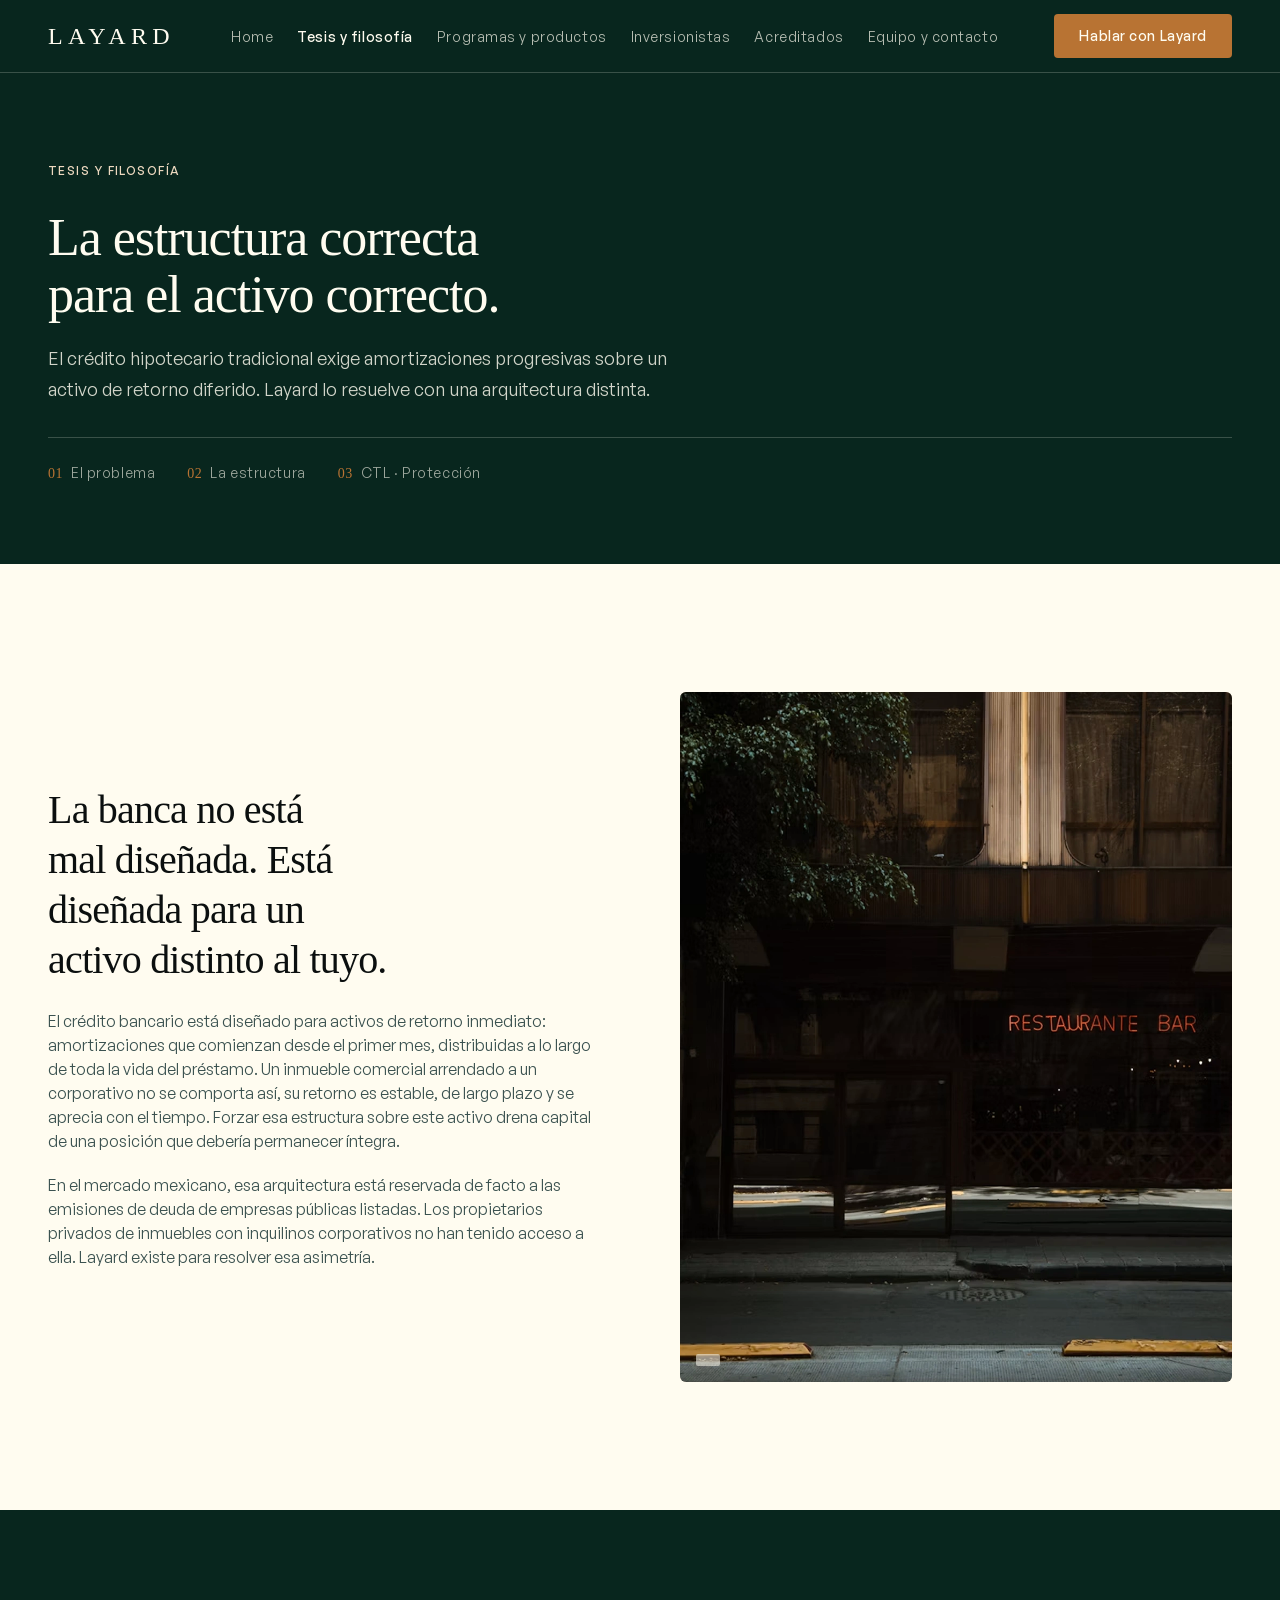
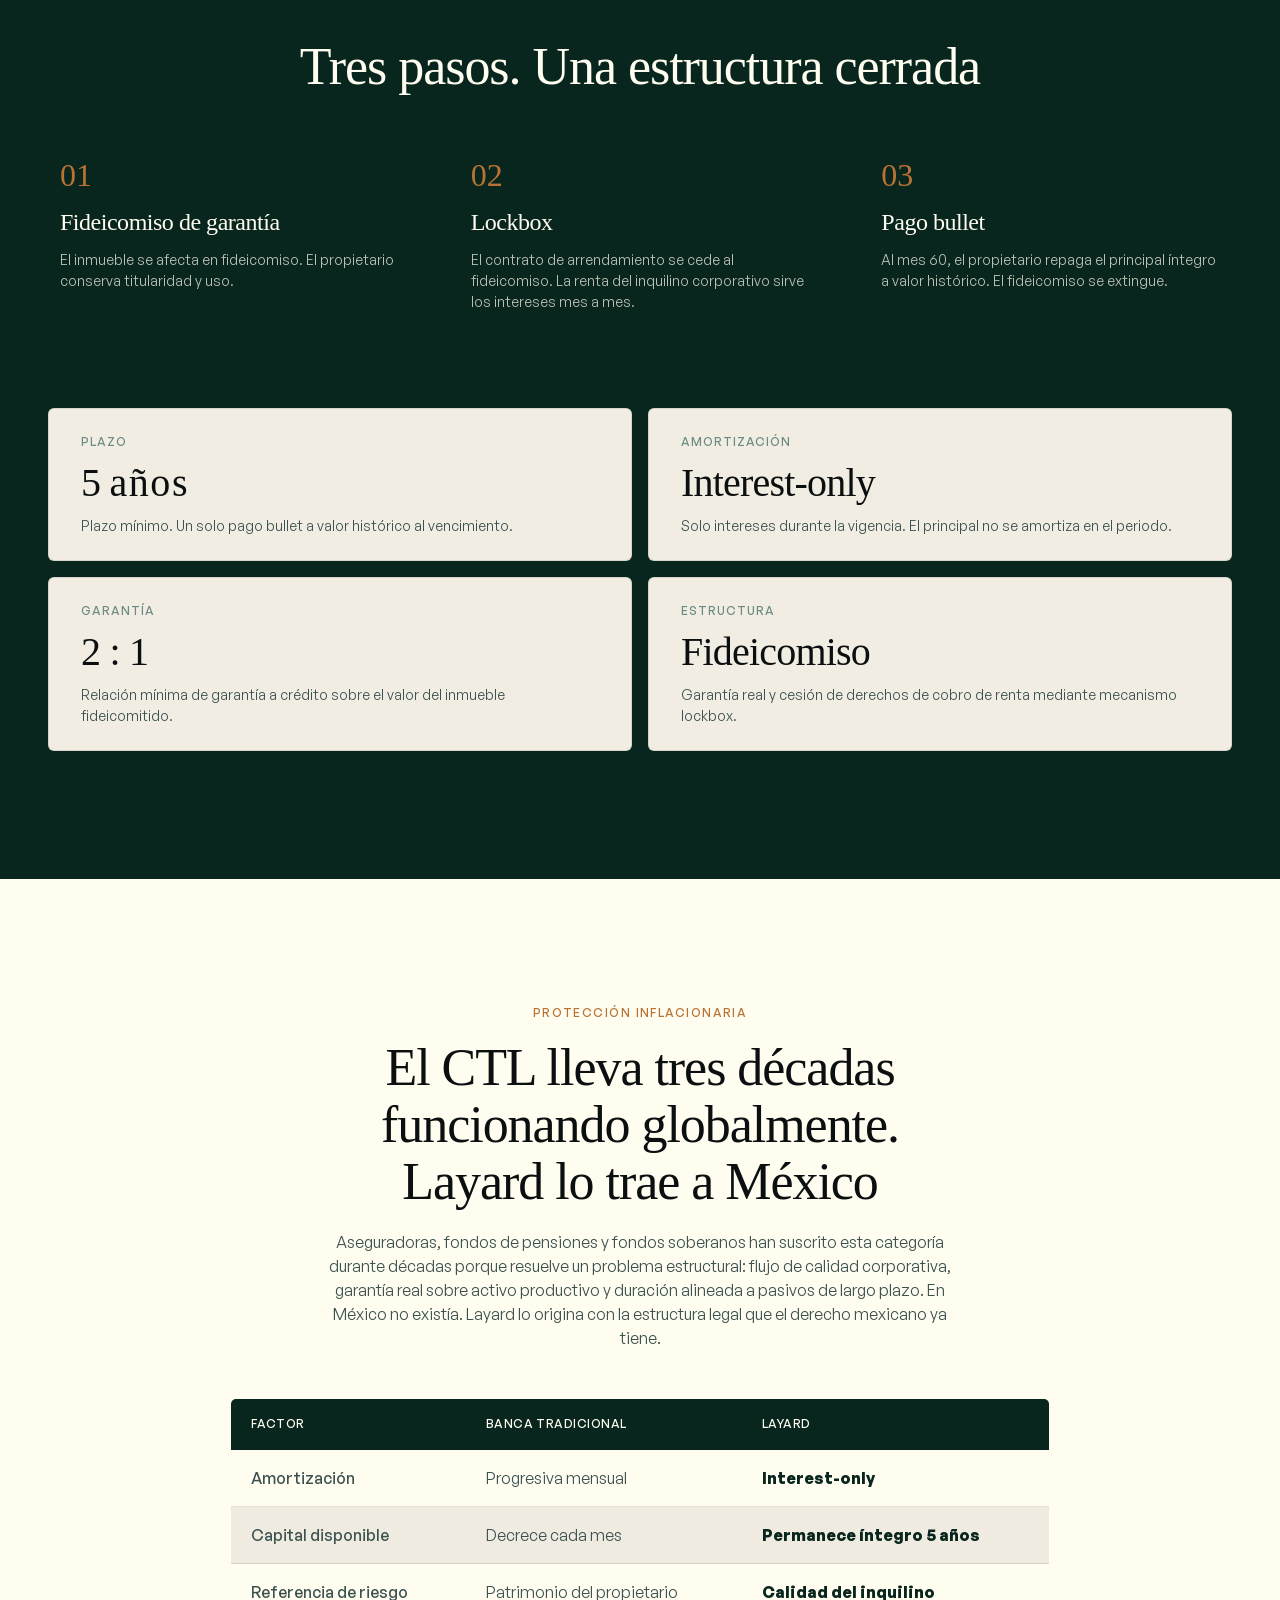
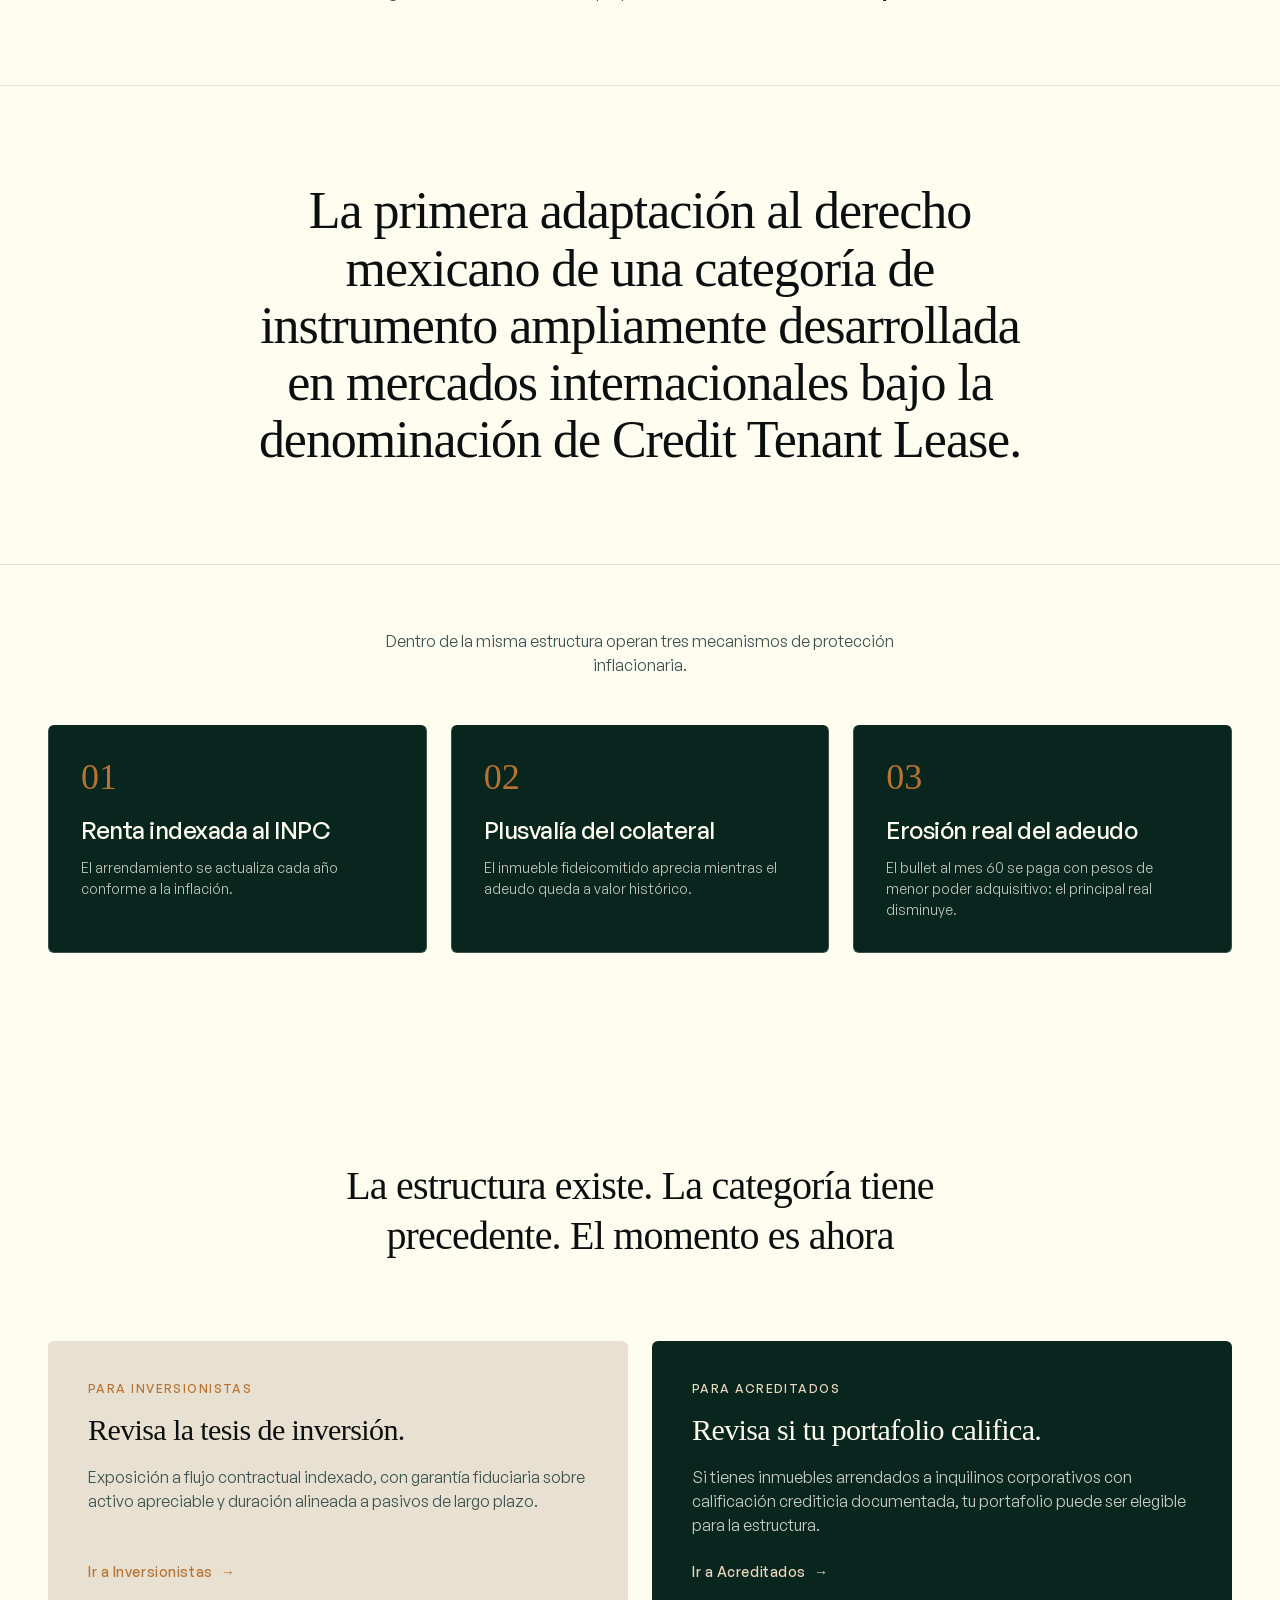
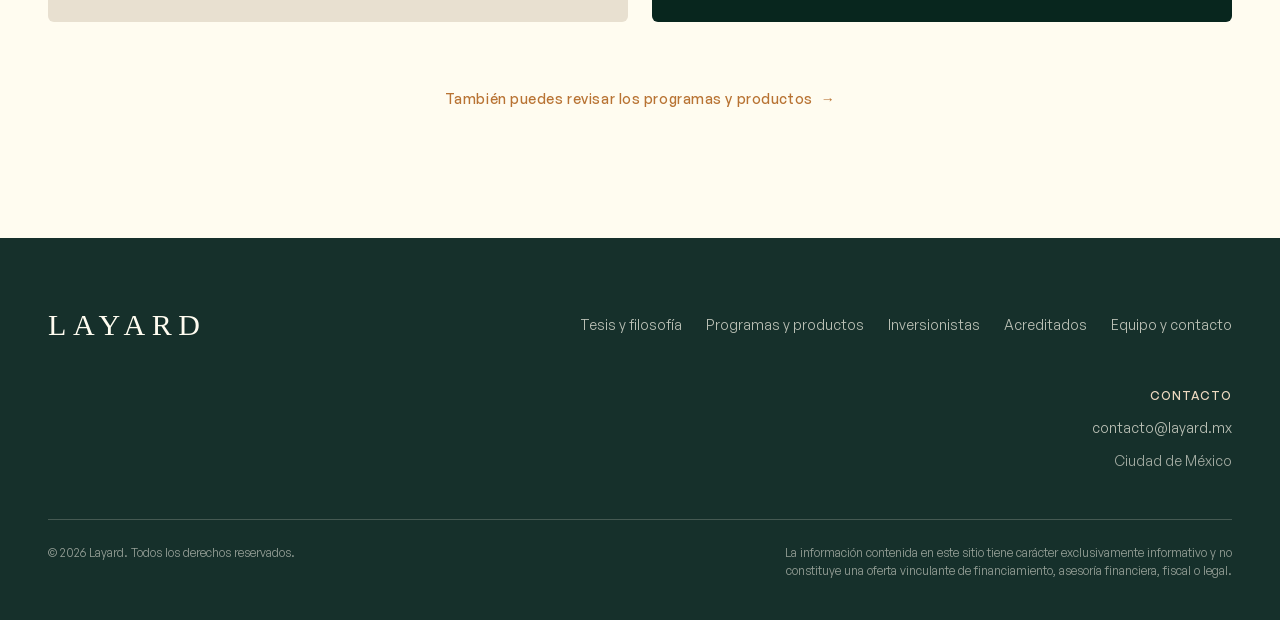
<file: tesis-y-filosofia.html>
<!DOCTYPE html>
<html lang="es-MX">
<head>
  <meta charset="UTF-8">
  <meta name="viewport" content="width=device-width, initial-scale=1.0">
  <title>Layard · Tesis y filosofía</title>

  <!-- SEO técnico -->
  <meta name="description" content="Tesis y filosofía de Layard — la primera adaptación del Credit Tenant Lease al derecho mexicano. Estructura interest-only con garantía fiduciaria para propietarios de inmuebles con inquilinos corporativos.">
  <meta name="theme-color" content="#08261E">

  <!-- Open Graph -->
  <meta property="og:type" content="website">
  <meta property="og:site_name" content="Layard">
  <meta property="og:title" content="Layard · Tesis y filosofía">
  <meta property="og:description" content="La estructura correcta para el activo correcto. La primera adaptación del Credit Tenant Lease al mercado mexicano.">
  <meta property="og:locale" content="es_MX">
  <meta property="og:image" content="assets/img/og-image.png">
  <meta property="og:image:width" content="1200">
  <meta property="og:image:height" content="630">
  <meta name="twitter:card" content="summary_large_image">
  <meta name="twitter:image" content="assets/img/og-image.png">

  <!-- Favicons -->
  <link rel="icon" type="image/png" href="assets/img/favicon-dark.png" media="(prefers-color-scheme: light)">
  <link rel="icon" type="image/png" href="assets/img/favicon-light.png" media="(prefers-color-scheme: dark)">
  <link rel="apple-touch-icon" href="assets/img/favicon-dark.png">

  <!-- Íconos (alojados localmente · sin dependencia de CDN) -->
  <link rel="stylesheet" href="css/phosphor-thin.css">

  <!-- Sistema de estilos -->
  <link rel="stylesheet" href="css/layard.css">
  <link rel="stylesheet" href="css/tesis.css">
</head>
<body>

  <!-- ========================================================
       COMPONENTE · Navegación principal (idéntica al Home)
       ======================================================== -->
  <header class="navbar animate-in">
    <div class="container">
      <div class="navbar__inner">
        <a href="index.html" class="brand" title="Layard · inicio" aria-label="Layard · inicio">Layard</a>

        <nav class="navbar__links" aria-label="Navegación principal" style="text-align: center; justify-content: center; letter-spacing: 0px; gap: 24px">
          <a class="navbar__link" href="index.html" title="Inicio">Home</a>
          <a class="navbar__link" href="tesis-y-filosofia.html" title="Tesis y filosofía de Layard" aria-current="page">Tesis y filosofía</a>
          <a class="navbar__link" href="programas-y-productos.html" title="Programas y productos de crédito">Programas y productos</a>
          <a class="navbar__link" href="inversionistas.html" title="Tesis de inversión para institucionales">Inversionistas</a>
          <a class="navbar__link" href="acreditados.html" title="Estructura para propietarios acreditados">Acreditados</a>
          <a class="navbar__link" href="equipo-y-contacto.html" title="Equipo y contacto">Equipo y contacto</a>
        </nav>

        <a href="equipo-y-contacto.html#formulario" class="btn btn--accent navbar__cta" title="Hablar con Layard">Hablar con Layard</a>

        <button class="navbar__toggle" data-nav-toggle aria-label="Abrir menú" aria-expanded="false" aria-controls="nav-mobile">
          <i class="ph-thin ph-list" aria-hidden="true"></i>
        </button>
      </div>

      <nav class="navbar__mobile" id="nav-mobile" data-nav-mobile aria-label="Navegación principal (móvil)">
        <a href="index.html" title="Inicio">Home</a>
        <a href="tesis-y-filosofia.html" title="Tesis y filosofía de Layard" aria-current="page">Tesis y filosofía</a>
        <a href="programas-y-productos.html" title="Programas y productos de crédito">Programas y productos</a>
        <a href="inversionistas.html" title="Tesis de inversión para institucionales">Inversionistas</a>
        <a href="acreditados.html" title="Estructura para propietarios acreditados">Acreditados</a>
        <a href="equipo-y-contacto.html" title="Equipo y contacto">Equipo y contacto</a>
        <a href="equipo-y-contacto.html#formulario" class="btn btn--accent" title="Hablar con Layard">Hablar con Layard</a>
      </nav>
    </div>
  </header>

  <main>

    <!-- ====================================================
         SECCIÓN 01 · HERO
         ==================================================== -->
    <section class="tesis-hero" aria-labelledby="hero-title">
      <div class="container">
        <div class="tesis-hero__inner">
          <span class="eyebrow eyebrow--inverse animate-in">Tesis y filosofía</span>
          <h2 id="hero-title" class="h2 tesis-hero__title animate-in">La estructura correcta para el activo correcto.</h2>
          <p class="body-lg tesis-hero__lead animate-in">El crédito hipotecario tradicional exige amortizaciones progresivas sobre un activo de retorno diferido. Layard lo resuelve con una arquitectura distinta.</p>

          <nav class="tesis-hero__index animate-in" aria-label="Índice de la página">
            <a href="#el-problema"><span class="num">01</span>El problema</a>
            <a href="#la-estructura"><span class="num">02</span>La estructura</a>
            <a href="#ctl"><span class="num">03</span>CTL · Protección</a>
          </nav>
        </div>
      </div>
      <div class="scroll-indicator" data-scroll-indicator aria-hidden="true">
        <i class="ph-thin ph-arrow-down"></i>
      </div>
    </section>

    <!-- ====================================================
         SECCIÓN 02 · EL PROBLEMA
         ==================================================== -->
    <section id="el-problema" class="section bg-cream" aria-labelledby="problema-title">
      <div class="container">
        <div class="split split--hide-media-mobile">
          <div class="split__text">
            <h3 id="problema-title" class="h3 scroll-animate scroll-animate--title" style="--sa-delay: 120ms">La banca no está mal diseñada. Está diseñada para un activo distinto al tuyo.</h3>
            <p class="scroll-animate scroll-animate--body" style="--sa-delay: 180ms">El crédito bancario está diseñado para activos de retorno inmediato: amortizaciones que comienzan desde el primer mes, distribuidas a lo largo de toda la vida del préstamo. Un inmueble comercial arrendado a un corporativo no se comporta así, su retorno es estable, de largo plazo y se aprecia con el tiempo. Forzar esa estructura sobre este activo drena capital de una posición que debería permanecer íntegra.</p>

            <p class="scroll-animate scroll-animate--body" style="--sa-delay: 340ms">En el mercado mexicano, esa arquitectura está reservada de facto a las emisiones de deuda de empresas públicas listadas. Los propietarios privados de inmuebles con inquilinos corporativos no han tenido acceso a ella. Layard existe para resolver esa asimetría.</p>
          </div>

          <div class="split__media">
            <div class="photo photo--4-5 img-reveal" aria-label="Fachada de restaurante-bar en corredor urbano al anochecer">
              <img src="assets/img/tesis-problema.webp" alt="Fachada de restaurante-bar en corredor urbano al anochecer">
            </div>
          </div>
        </div>
      </div>
    </section>

    <!-- ====================================================
         SECCIÓN 03 · LA ESTRUCTURA
         ==================================================== -->
    <section id="la-estructura" class="section bg-primary" aria-labelledby="estructura-title">
      <div class="container">
        <div class="section-head--center">
          <h2 id="estructura-title" class="h2 text-inverse scroll-animate scroll-animate--title" style="--sa-delay: 120ms">Tres pasos. Una estructura cerrada</h2>
        </div>

        <ol class="flow" aria-label="Pasos de la estructura de crédito">
          <li class="flow__node flow-anim" style="--sa-delay: 0ms">
            <span class="flow__num">01</span>
            <h3 class="flow__title">Fideicomiso de garantía</h3>
            <p class="flow__desc">El inmueble se afecta en fideicomiso. El propietario conserva titularidad y uso.</p>
          </li>
          <li class="flow__node flow-anim" style="--sa-delay: 180ms">
            <span class="flow__num">02</span>
            <h3 class="flow__title">Lockbox</h3>
            <p class="flow__desc">El contrato de arrendamiento se cede al fideicomiso. La renta del inquilino corporativo sirve los intereses mes a mes.</p>
          </li>
          <li class="flow__node flow-anim" style="--sa-delay: 360ms">
            <span class="flow__num">03</span>
            <h3 class="flow__title">Pago bullet</h3>
            <p class="flow__desc">Al mes 60, el propietario repaga el principal íntegro a valor histórico. El fideicomiso se extingue.</p>
          </li>
        </ol>

        <div class="struct-stats" style="margin: 96px 0px 0px">
          <div class="statcard flow-anim" style="--sa-delay: 0ms">
            <span class="statcard__label">Plazo</span>
            <span class="statcard__value figure" style="font-size: 40px"><span data-countup="5">5</span> <span class="figure-unit" style="font-family: var(--font-serif); font-size: 40px">años</span></span>
            <p class="statcard__desc">Plazo mínimo. Un solo pago bullet a valor histórico al vencimiento.</p>
          </div>
          <div class="statcard flow-anim" style="--sa-delay: 100ms">
            <span class="statcard__label">Amortización</span>
            <span class="statcard__value figure" style="font-size: 40px">Interest-only</span>
            <p class="statcard__desc">Solo intereses durante la vigencia. El principal no se amortiza en el periodo.</p>
          </div>
          <div class="statcard flow-anim" style="--sa-delay: 200ms">
            <span class="statcard__label">Garantía</span>
            <span class="statcard__value figure statcard__value--accent" style="color: rgb(11, 15, 15); font-size: 40px"><span data-countup="2">2</span> : 1</span>
            <p class="statcard__desc">Relación mínima de garantía a crédito sobre el valor del inmueble fideicomitido.</p>
          </div>
          <div class="statcard flow-anim" style="--sa-delay: 300ms">
            <span class="statcard__label">Estructura</span>
            <span class="statcard__value figure" style="font-size: 40px">Fideicomiso</span>
            <p class="statcard__desc">Garantía real y cesión de derechos de cobro de renta mediante mecanismo lockbox.</p>
          </div>
        </div>
      </div>
    </section>

    <!-- ====================================================
         SECCIÓN 04 · CTL
         ==================================================== -->
    <section id="ctl" class="section bg-cream" aria-labelledby="ctl-title" style="padding: 128px 0px 80px">
      <div class="container">
        <div class="section-head--center">
          <span class="eyebrow scroll-animate scroll-animate--eyebrow">PROTECCIÓN INFLACIONARIA</span>
          <h2 id="ctl-title" class="h2 scroll-animate scroll-animate--title" style="--sa-delay: 120ms">El CTL lleva tres décadas funcionando globalmente. Layard lo trae a México</h2>
        </div>
        <div class="ctl-stack">
          <p class="ctl-stack__lead scroll-animate scroll-animate--body" style="--sa-delay: 180ms">Aseguradoras, fondos de pensiones y fondos soberanos han suscrito esta categoría durante décadas porque resuelve un problema estructural: flujo de calidad corporativa, garantía real sobre activo productivo y duración alineada a pasivos de largo plazo. En México no existía. Layard lo origina con la estructura legal que el derecho mexicano ya tiene.</p>

          <table class="compare compare--lg scroll-animate scroll-animate--body" style="--sa-delay: 220ms">
            <thead>
              <tr>
                <th scope="col">Factor</th>
                <th scope="col">Banca tradicional</th>
                <th scope="col">Layard</th>
              </tr>
            </thead>
            <tbody>
              <tr class="row-anim" style="--sa-delay: 0ms">
                <th scope="row">Amortización</th>
                <td>Progresiva mensual</td>
                <td class="compare__layard">Interest-only</td>
              </tr>
              <tr class="row-anim" style="--sa-delay: 80ms">
                <th scope="row">Capital disponible</th>
                <td>Decrece cada mes</td>
                <td class="compare__layard">Permanece íntegro 5 años</td>
              </tr>
              <tr class="row-anim" style="--sa-delay: 160ms">
                <th scope="row">Referencia de riesgo</th>
                <td>Patrimonio del propietario</td>
                <td class="compare__layard">Calidad del inquilino</td>
              </tr>
            </tbody>
          </table>

          <div class="compare-cards" aria-hidden="true">
            <div class="compare-card">
              <div class="compare-card__head">Amortización</div>
              <div class="compare-card__body">
                <div class="compare-card__col">
                  <span class="compare-card__label">Banca</span>
                  <span class="compare-card__val">Progresiva mensual</span>
                </div>
                <div class="compare-card__col">
                  <span class="compare-card__label compare-card__label--accent">Layard</span>
                  <span class="compare-card__val compare-card__val--layard">Interest-only</span>
                </div>
              </div>
            </div>
            <div class="compare-card">
              <div class="compare-card__head">Capital disponible</div>
              <div class="compare-card__body">
                <div class="compare-card__col">
                  <span class="compare-card__label">Banca</span>
                  <span class="compare-card__val">Decrece cada mes</span>
                </div>
                <div class="compare-card__col">
                  <span class="compare-card__label compare-card__label--accent">Layard</span>
                  <span class="compare-card__val compare-card__val--layard">Permanece íntegro 5 años</span>
                </div>
              </div>
            </div>
            <div class="compare-card">
              <div class="compare-card__head">Referencia de riesgo</div>
              <div class="compare-card__body">
                <div class="compare-card__col">
                  <span class="compare-card__label">Banca</span>
                  <span class="compare-card__val">Patrimonio del propietario</span>
                </div>
                <div class="compare-card__col">
                  <span class="compare-card__label compare-card__label--accent">Layard</span>
                  <span class="compare-card__val compare-card__val--layard">Calidad del inquilino</span>
                </div>
              </div>
            </div>
          </div>
        </div>
      </div>

      <div class="quote-feature quote-anim">
        <div class="container">
          <blockquote style="font-size: 48px">
            <p>La primera adaptación al derecho mexicano de una categoría de instrumento ampliamente desarrollada en mercados internacionales bajo la denominación de Credit Tenant Lease.</p>
          </blockquote>
        </div>
      </div>

      <div class="container">
        <div class="section-head--center" style="margin-top: var(--space-16)">
          <p class="scroll-animate scroll-animate--body">Dentro de la misma estructura operan tres mecanismos de protección inflacionaria.</p>
        </div>

        <div class="mech-grid">
          <article class="mech-card mech-anim" style="--sa-delay: 0ms">
            <span class="mech-card__num">01</span>
            <h3 class="mech-card__title">Renta indexada al INPC</h3>
            <p class="mech-card__desc">El arrendamiento se actualiza cada año conforme a la inflación.</p>
          </article>
          <article class="mech-card mech-anim" style="--sa-delay: 160ms">
            <span class="mech-card__num">02</span>
            <h3 class="mech-card__title">Plusvalía del colateral</h3>
            <p class="mech-card__desc">El inmueble fideicomitido aprecia mientras el adeudo queda a valor histórico.</p>
          </article>
          <article class="mech-card mech-anim" style="--sa-delay: 320ms">
            <span class="mech-card__num">03</span>
            <h3 class="mech-card__title">Erosión real del adeudo</h3>
            <p class="mech-card__desc">El bullet al mes 60 se paga con pesos de menor poder adquisitivo: el principal real disminuye.</p>
          </article>
        </div>
      </div>
    </section>

    <!-- ====================================================
         SECCIÓN 05 · CTA FINAL
         ==================================================== -->
    <section class="section bg-cream" aria-labelledby="cta-title">
      <div class="container">
        <div class="section-head--center">
          <h3 id="cta-title" class="h3 scroll-animate scroll-animate--title" style="--sa-delay: 120ms">La estructura existe. La categoría tiene precedente. El momento es ahora</h3>
        </div>

        <div class="cta-cards" style="margin: 80px 0px 0px">
          <article class="cta-card cta-card--light card-up" style="--sa-delay: 0ms">
            <span class="eyebrow">Para inversionistas</span>
            <h3 class="h4">Revisa la tesis de inversión.</h3>
            <p>Exposición a flujo contractual indexado, con garantía fiduciaria sobre activo apreciable y duración alineada a pasivos de largo plazo.</p>
            <a href="inversionistas.html" class="text-cta" title="Ir a Inversionistas">Ir a Inversionistas <span class="arr" aria-hidden="true">→</span></a>
          </article>

          <article class="cta-card cta-card--dark card-up" style="--sa-delay: 150ms">
            <span class="eyebrow eyebrow--inverse">Para acreditados</span>
            <h3 class="h4 text-inverse">Revisa si tu portafolio califica.</h3>
            <p>Si tienes inmuebles arrendados a inquilinos corporativos con calificación crediticia documentada, tu portafolio puede ser elegible para la estructura.</p>
            <a href="acreditados.html" class="text-cta text-cta--inverse" title="Ir a Acreditados">Ir a Acreditados <span class="arr" aria-hidden="true">→</span></a>
          </article>
        </div>

        <div class="cta-foot scroll-animate scroll-animate--cta" style="--sa-delay: 150ms; margin: 64px 0px 0px">
          <a href="programas-y-productos.html" class="text-cta text-muted" title="Ver programas y productos">También puedes revisar los programas y productos <span class="arr" aria-hidden="true">→</span></a>
        </div>
      </div>
    </section>

  </main>

  <!-- ========================================================
       COMPONENTE · Footer (idéntico al Home)
       ======================================================== -->
  <footer class="footer">
    <div class="container">
      <div class="footer__top">
        <div class="footer__brand-col">
          <div class="footer__brand" style="margin: 0px">Layard</div>
        </div>
        <nav class="footer__nav" aria-label="Navegación secundaria">
          <a href="tesis-y-filosofia.html" title="Tesis y filosofía">Tesis y filosofía</a>
          <a href="programas-y-productos.html" title="Programas y productos">Programas y productos</a>
          <a href="inversionistas.html" title="Inversionistas">Inversionistas</a>
          <a href="acreditados.html" title="Acreditados">Acreditados</a>
          <a href="equipo-y-contacto.html" title="Equipo y contacto">Equipo y contacto</a>
        </nav>
        <div class="footer__contact">
          <span class="footer__contact-label">Contacto</span>
          <a href="mailto:contacto@layard.mx" title="Escribir a Layard">contacto@layard.mx</a>
          <span class="footer__contact-city">Ciudad de México</span>
        </div>
      </div>

      <div class="footer__bottom">
        <span class="footer__copy">© 2026 Layard. Todos los derechos reservados.</span>
        <p class="footer__legal">La información contenida en este sitio tiene carácter exclusivamente informativo y no constituye una oferta vinculante de financiamiento, asesoría financiera, fiscal o legal.</p>
      </div>
    </div>
  </footer>

  <script src="js/main.js"></script>

  <!-- ========================================================
       Script específico de la página
       · Observa animaciones custom (flow, tabla, cita, etc.)
       · Count-up de cifras
       · Oculta el indicador de scroll al desplazar
       ======================================================== -->
  <script>
    (function () {
      'use strict';
      var reduced = window.matchMedia('(prefers-reduced-motion: reduce)').matches;

      /* — Animaciones custom por scroll — */
      var SEL = '.flow-anim, .flow__connector, .row-anim, .quote-anim, .mech-anim, .factor-anim, .card-up, .img-reveal';
      var els = Array.prototype.slice.call(document.querySelectorAll(SEL));

      function reveal(el) {
        el.classList.add('is-visible');
        var cu = el.querySelectorAll('[data-countup]');
        if (cu.length) { cu.forEach(countUp); }
      }

      if (reduced) {
        els.forEach(function (el) { el.classList.add('is-visible'); });
        document.querySelectorAll('[data-countup]').forEach(function (n) {
          n.textContent = format(n, parseFloat(n.getAttribute('data-countup')));
        });
      } else if ('IntersectionObserver' in window) {
        var io = new IntersectionObserver(function (entries) {
          entries.forEach(function (e) {
            if (e.isIntersecting) { reveal(e.target); io.unobserve(e.target); }
          });
        }, { threshold: 0.15, rootMargin: '0px 0px -60px 0px' });
        els.forEach(function (el) { io.observe(el); });
        // Red de seguridad
        window.setTimeout(function () {
          els.forEach(function (el) {
            if (!el.classList.contains('is-visible')) {
              var r = el.getBoundingClientRect();
              if (r.top < (window.innerHeight || 0)) { reveal(el); }
            }
          });
        }, 2500);
      } else {
        els.forEach(reveal);
      }

      /* — Count-up — */
      function format(node, val) {
        if (node.getAttribute('data-format') === 'comma') {
          return Math.round(val).toLocaleString('en-US');
        }
        return String(Math.round(val));
      }
      function countUp(node) {
        if (node.dataset.done) { return; }
        node.dataset.done = '1';
        var target = parseFloat(node.getAttribute('data-countup'));
        if (reduced || !isFinite(target)) { node.textContent = format(node, target); return; }
        var dur = 900, start = null;
        function step(ts) {
          if (start === null) { start = ts; }
          var p = Math.min((ts - start) / dur, 1);
          var eased = 1 - Math.pow(1 - p, 3);
          node.textContent = format(node, target * eased);
          if (p < 1) { window.requestAnimationFrame(step); }
        }
        window.requestAnimationFrame(step);
      }

      /* — Indicador de scroll — */
      var ind = document.querySelector('[data-scroll-indicator]');
      if (ind) {
        var hide = function () {
          if (window.scrollY > 40) {
            ind.classList.add('is-hidden');
            window.removeEventListener('scroll', hide);
          }
        };
        window.addEventListener('scroll', hide, { passive: true });
      }
    })();
  </script>

</body>
</html>
</file>
<file: css/phosphor-thin.css>
/* ============================================================
   LAYARD — Phosphor Icons (Thin) · alojado localmente
   Fuente y glifos de Phosphor v2.1.1, servidos desde el proyecto
   para funcionar offline en GitHub Pages (sin dependencia de CDN).
   ============================================================ */
@font-face {
  font-family: "Phosphor-Thin";
  src: url("../assets/fonts/Phosphor-Thin.woff2") format("woff2");
  font-weight: normal;
  font-style: normal;
  font-display: block;
}

.ph-thin {
  /* use !important to prevent issues with browser extensions that change fonts */
  font-family: "Phosphor-Thin" !important;
  speak: never;
  font-style: normal;
  font-weight: normal;
  font-variant: normal;
  text-transform: none;
  line-height: 1;

  /* Enable Ligatures ================ */
  letter-spacing: 0;
  -webkit-font-feature-settings: "liga";
  -moz-font-feature-settings: "liga=1";
  -moz-font-feature-settings: "liga";
  -ms-font-feature-settings: "liga" 1;
  font-feature-settings: "liga";
  -webkit-font-variant-ligatures: discretionary-ligatures;
  font-variant-ligatures: discretionary-ligatures;

  /* Better Font Rendering =========== */
  -webkit-font-smoothing: antialiased;
  -moz-osx-font-smoothing: grayscale;
}

.ph-thin.ph-acorn:before {
  content: "\eb9a";
}
.ph-thin.ph-address-book:before {
  content: "\e6f8";
}
.ph-thin.ph-address-book-tabs:before {
  content: "\ee4e";
}
.ph-thin.ph-air-traffic-control:before {
  content: "\ecd8";
}
.ph-thin.ph-airplane:before {
  content: "\e002";
}
.ph-thin.ph-airplane-in-flight:before {
  content: "\e4fe";
}
.ph-thin.ph-airplane-landing:before {
  content: "\e502";
}
.ph-thin.ph-airplane-takeoff:before {
  content: "\e504";
}
.ph-thin.ph-airplane-taxiing:before {
  content: "\e500";
}
.ph-thin.ph-airplane-tilt:before {
  content: "\e5d6";
}
.ph-thin.ph-airplay:before {
  content: "\e004";
}
.ph-thin.ph-alarm:before {
  content: "\e006";
}
.ph-thin.ph-alien:before {
  content: "\e8a6";
}
.ph-thin.ph-align-bottom:before {
  content: "\e506";
}
.ph-thin.ph-align-bottom-simple:before {
  content: "\eb0c";
}
.ph-thin.ph-align-center-horizontal:before {
  content: "\e50a";
}
.ph-thin.ph-align-center-horizontal-simple:before {
  content: "\eb0e";
}
.ph-thin.ph-align-center-vertical:before {
  content: "\e50c";
}
.ph-thin.ph-align-center-vertical-simple:before {
  content: "\eb10";
}
.ph-thin.ph-align-left:before {
  content: "\e50e";
}
.ph-thin.ph-align-left-simple:before {
  content: "\eaee";
}
.ph-thin.ph-align-right:before {
  content: "\e510";
}
.ph-thin.ph-align-right-simple:before {
  content: "\eb12";
}
.ph-thin.ph-align-top:before {
  content: "\e512";
}
.ph-thin.ph-align-top-simple:before {
  content: "\eb14";
}
.ph-thin.ph-amazon-logo:before {
  content: "\e96c";
}
.ph-thin.ph-ambulance:before {
  content: "\e572";
}
.ph-thin.ph-anchor:before {
  content: "\e514";
}
.ph-thin.ph-anchor-simple:before {
  content: "\e5d8";
}
.ph-thin.ph-android-logo:before {
  content: "\e008";
}
.ph-thin.ph-angle:before {
  content: "\e7bc";
}
.ph-thin.ph-angular-logo:before {
  content: "\eb80";
}
.ph-thin.ph-aperture:before {
  content: "\e00a";
}
.ph-thin.ph-app-store-logo:before {
  content: "\e974";
}
.ph-thin.ph-app-window:before {
  content: "\e5da";
}
.ph-thin.ph-apple-logo:before {
  content: "\e516";
}
.ph-thin.ph-apple-podcasts-logo:before {
  content: "\eb96";
}
.ph-thin.ph-approximate-equals:before {
  content: "\edaa";
}
.ph-thin.ph-archive:before {
  content: "\e00c";
}
.ph-thin.ph-armchair:before {
  content: "\e012";
}
.ph-thin.ph-arrow-arc-left:before {
  content: "\e014";
}
.ph-thin.ph-arrow-arc-right:before {
  content: "\e016";
}
.ph-thin.ph-arrow-bend-double-up-left:before {
  content: "\e03a";
}
.ph-thin.ph-arrow-bend-double-up-right:before {
  content: "\e03c";
}
.ph-thin.ph-arrow-bend-down-left:before {
  content: "\e018";
}
.ph-thin.ph-arrow-bend-down-right:before {
  content: "\e01a";
}
.ph-thin.ph-arrow-bend-left-down:before {
  content: "\e01c";
}
.ph-thin.ph-arrow-bend-left-up:before {
  content: "\e01e";
}
.ph-thin.ph-arrow-bend-right-down:before {
  content: "\e020";
}
.ph-thin.ph-arrow-bend-right-up:before {
  content: "\e022";
}
.ph-thin.ph-arrow-bend-up-left:before {
  content: "\e024";
}
.ph-thin.ph-arrow-bend-up-right:before {
  content: "\e026";
}
.ph-thin.ph-arrow-circle-down:before {
  content: "\e028";
}
.ph-thin.ph-arrow-circle-down-left:before {
  content: "\e02a";
}
.ph-thin.ph-arrow-circle-down-right:before {
  content: "\e02c";
}
.ph-thin.ph-arrow-circle-left:before {
  content: "\e05a";
}
.ph-thin.ph-arrow-circle-right:before {
  content: "\e02e";
}
.ph-thin.ph-arrow-circle-up:before {
  content: "\e030";
}
.ph-thin.ph-arrow-circle-up-left:before {
  content: "\e032";
}
.ph-thin.ph-arrow-circle-up-right:before {
  content: "\e034";
}
.ph-thin.ph-arrow-clockwise:before {
  content: "\e036";
}
.ph-thin.ph-arrow-counter-clockwise:before {
  content: "\e038";
}
.ph-thin.ph-arrow-down:before {
  content: "\e03e";
}
.ph-thin.ph-arrow-down-left:before {
  content: "\e040";
}
.ph-thin.ph-arrow-down-right:before {
  content: "\e042";
}
.ph-thin.ph-arrow-elbow-down-left:before {
  content: "\e044";
}
.ph-thin.ph-arrow-elbow-down-right:before {
  content: "\e046";
}
.ph-thin.ph-arrow-elbow-left:before {
  content: "\e048";
}
.ph-thin.ph-arrow-elbow-left-down:before {
  content: "\e04a";
}
.ph-thin.ph-arrow-elbow-left-up:before {
  content: "\e04c";
}
.ph-thin.ph-arrow-elbow-right:before {
  content: "\e04e";
}
.ph-thin.ph-arrow-elbow-right-down:before {
  content: "\e050";
}
.ph-thin.ph-arrow-elbow-right-up:before {
  content: "\e052";
}
.ph-thin.ph-arrow-elbow-up-left:before {
  content: "\e054";
}
.ph-thin.ph-arrow-elbow-up-right:before {
  content: "\e056";
}
.ph-thin.ph-arrow-fat-down:before {
  content: "\e518";
}
.ph-thin.ph-arrow-fat-left:before {
  content: "\e51a";
}
.ph-thin.ph-arrow-fat-line-down:before {
  content: "\e51c";
}
.ph-thin.ph-arrow-fat-line-left:before {
  content: "\e51e";
}
.ph-thin.ph-arrow-fat-line-right:before {
  content: "\e520";
}
.ph-thin.ph-arrow-fat-line-up:before {
  content: "\e522";
}
.ph-thin.ph-arrow-fat-lines-down:before {
  content: "\e524";
}
.ph-thin.ph-arrow-fat-lines-left:before {
  content: "\e526";
}
.ph-thin.ph-arrow-fat-lines-right:before {
  content: "\e528";
}
.ph-thin.ph-arrow-fat-lines-up:before {
  content: "\e52a";
}
.ph-thin.ph-arrow-fat-right:before {
  content: "\e52c";
}
.ph-thin.ph-arrow-fat-up:before {
  content: "\e52e";
}
.ph-thin.ph-arrow-left:before {
  content: "\e058";
}
.ph-thin.ph-arrow-line-down:before {
  content: "\e05c";
}
.ph-thin.ph-arrow-line-down-left:before {
  content: "\e05e";
}
.ph-thin.ph-arrow-line-down-right:before {
  content: "\e060";
}
.ph-thin.ph-arrow-line-left:before {
  content: "\e062";
}
.ph-thin.ph-arrow-line-right:before {
  content: "\e064";
}
.ph-thin.ph-arrow-line-up:before {
  content: "\e066";
}
.ph-thin.ph-arrow-line-up-left:before {
  content: "\e068";
}
.ph-thin.ph-arrow-line-up-right:before {
  content: "\e06a";
}
.ph-thin.ph-arrow-right:before {
  content: "\e06c";
}
.ph-thin.ph-arrow-square-down:before {
  content: "\e06e";
}
.ph-thin.ph-arrow-square-down-left:before {
  content: "\e070";
}
.ph-thin.ph-arrow-square-down-right:before {
  content: "\e072";
}
.ph-thin.ph-arrow-square-in:before {
  content: "\e5dc";
}
.ph-thin.ph-arrow-square-left:before {
  content: "\e074";
}
.ph-thin.ph-arrow-square-out:before {
  content: "\e5de";
}
.ph-thin.ph-arrow-square-right:before {
  content: "\e076";
}
.ph-thin.ph-arrow-square-up:before {
  content: "\e078";
}
.ph-thin.ph-arrow-square-up-left:before {
  content: "\e07a";
}
.ph-thin.ph-arrow-square-up-right:before {
  content: "\e07c";
}
.ph-thin.ph-arrow-u-down-left:before {
  content: "\e07e";
}
.ph-thin.ph-arrow-u-down-right:before {
  content: "\e080";
}
.ph-thin.ph-arrow-u-left-down:before {
  content: "\e082";
}
.ph-thin.ph-arrow-u-left-up:before {
  content: "\e084";
}
.ph-thin.ph-arrow-u-right-down:before {
  content: "\e086";
}
.ph-thin.ph-arrow-u-right-up:before {
  content: "\e088";
}
.ph-thin.ph-arrow-u-up-left:before {
  content: "\e08a";
}
.ph-thin.ph-arrow-u-up-right:before {
  content: "\e08c";
}
.ph-thin.ph-arrow-up:before {
  content: "\e08e";
}
.ph-thin.ph-arrow-up-left:before {
  content: "\e090";
}
.ph-thin.ph-arrow-up-right:before {
  content: "\e092";
}
.ph-thin.ph-arrows-clockwise:before {
  content: "\e094";
}
.ph-thin.ph-arrows-counter-clockwise:before {
  content: "\e096";
}
.ph-thin.ph-arrows-down-up:before {
  content: "\e098";
}
.ph-thin.ph-arrows-horizontal:before {
  content: "\eb06";
}
.ph-thin.ph-arrows-in:before {
  content: "\e09a";
}
.ph-thin.ph-arrows-in-cardinal:before {
  content: "\e09c";
}
.ph-thin.ph-arrows-in-line-horizontal:before {
  content: "\e530";
}
.ph-thin.ph-arrows-in-line-vertical:before {
  content: "\e532";
}
.ph-thin.ph-arrows-in-simple:before {
  content: "\e09e";
}
.ph-thin.ph-arrows-left-right:before {
  content: "\e0a0";
}
.ph-thin.ph-arrows-merge:before {
  content: "\ed3e";
}
.ph-thin.ph-arrows-out:before {
  content: "\e0a2";
}
.ph-thin.ph-arrows-out-cardinal:before {
  content: "\e0a4";
}
.ph-thin.ph-arrows-out-line-horizontal:before {
  content: "\e534";
}
.ph-thin.ph-arrows-out-line-vertical:before {
  content: "\e536";
}
.ph-thin.ph-arrows-out-simple:before {
  content: "\e0a6";
}
.ph-thin.ph-arrows-split:before {
  content: "\ed3c";
}
.ph-thin.ph-arrows-vertical:before {
  content: "\eb04";
}
.ph-thin.ph-article:before {
  content: "\e0a8";
}
.ph-thin.ph-article-medium:before {
  content: "\e5e0";
}
.ph-thin.ph-article-ny-times:before {
  content: "\e5e2";
}
.ph-thin.ph-asclepius:before {
  content: "\ee34";
}
.ph-thin.ph-caduceus:before {
  content: "\ee34";
}
.ph-thin.ph-asterisk:before {
  content: "\e0aa";
}
.ph-thin.ph-asterisk-simple:before {
  content: "\e832";
}
.ph-thin.ph-at:before {
  content: "\e0ac";
}
.ph-thin.ph-atom:before {
  content: "\e5e4";
}
.ph-thin.ph-avocado:before {
  content: "\ee04";
}
.ph-thin.ph-axe:before {
  content: "\e9fc";
}
.ph-thin.ph-baby:before {
  content: "\e774";
}
.ph-thin.ph-baby-carriage:before {
  content: "\e818";
}
.ph-thin.ph-backpack:before {
  content: "\e922";
}
.ph-thin.ph-backspace:before {
  content: "\e0ae";
}
.ph-thin.ph-bag:before {
  content: "\e0b0";
}
.ph-thin.ph-bag-simple:before {
  content: "\e5e6";
}
.ph-thin.ph-balloon:before {
  content: "\e76c";
}
.ph-thin.ph-bandaids:before {
  content: "\e0b2";
}
.ph-thin.ph-bank:before {
  content: "\e0b4";
}
.ph-thin.ph-barbell:before {
  content: "\e0b6";
}
.ph-thin.ph-barcode:before {
  content: "\e0b8";
}
.ph-thin.ph-barn:before {
  content: "\ec72";
}
.ph-thin.ph-barricade:before {
  content: "\e948";
}
.ph-thin.ph-baseball:before {
  content: "\e71a";
}
.ph-thin.ph-baseball-cap:before {
  content: "\ea28";
}
.ph-thin.ph-baseball-helmet:before {
  content: "\ee4a";
}
.ph-thin.ph-basket:before {
  content: "\e964";
}
.ph-thin.ph-basketball:before {
  content: "\e724";
}
.ph-thin.ph-bathtub:before {
  content: "\e81e";
}
.ph-thin.ph-battery-charging:before {
  content: "\e0ba";
}
.ph-thin.ph-battery-charging-vertical:before {
  content: "\e0bc";
}
.ph-thin.ph-battery-empty:before {
  content: "\e0be";
}
.ph-thin.ph-battery-full:before {
  content: "\e0c0";
}
.ph-thin.ph-battery-high:before {
  content: "\e0c2";
}
.ph-thin.ph-battery-low:before {
  content: "\e0c4";
}
.ph-thin.ph-battery-medium:before {
  content: "\e0c6";
}
.ph-thin.ph-battery-plus:before {
  content: "\e808";
}
.ph-thin.ph-battery-plus-vertical:before {
  content: "\ec50";
}
.ph-thin.ph-battery-vertical-empty:before {
  content: "\e7c6";
}
.ph-thin.ph-battery-vertical-full:before {
  content: "\e7c4";
}
.ph-thin.ph-battery-vertical-high:before {
  content: "\e7c2";
}
.ph-thin.ph-battery-vertical-low:before {
  content: "\e7be";
}
.ph-thin.ph-battery-vertical-medium:before {
  content: "\e7c0";
}
.ph-thin.ph-battery-warning:before {
  content: "\e0c8";
}
.ph-thin.ph-battery-warning-vertical:before {
  content: "\e0ca";
}
.ph-thin.ph-beach-ball:before {
  content: "\ed24";
}
.ph-thin.ph-beanie:before {
  content: "\ea2a";
}
.ph-thin.ph-bed:before {
  content: "\e0cc";
}
.ph-thin.ph-beer-bottle:before {
  content: "\e7b0";
}
.ph-thin.ph-beer-stein:before {
  content: "\eb62";
}
.ph-thin.ph-behance-logo:before {
  content: "\e7f4";
}
.ph-thin.ph-bell:before {
  content: "\e0ce";
}
.ph-thin.ph-bell-ringing:before {
  content: "\e5e8";
}
.ph-thin.ph-bell-simple:before {
  content: "\e0d0";
}
.ph-thin.ph-bell-simple-ringing:before {
  content: "\e5ea";
}
.ph-thin.ph-bell-simple-slash:before {
  content: "\e0d2";
}
.ph-thin.ph-bell-simple-z:before {
  content: "\e5ec";
}
.ph-thin.ph-bell-slash:before {
  content: "\e0d4";
}
.ph-thin.ph-bell-z:before {
  content: "\e5ee";
}
.ph-thin.ph-belt:before {
  content: "\ea2c";
}
.ph-thin.ph-bezier-curve:before {
  content: "\eb00";
}
.ph-thin.ph-bicycle:before {
  content: "\e0d6";
}
.ph-thin.ph-binary:before {
  content: "\ee60";
}
.ph-thin.ph-binoculars:before {
  content: "\ea64";
}
.ph-thin.ph-biohazard:before {
  content: "\e9e0";
}
.ph-thin.ph-bird:before {
  content: "\e72c";
}
.ph-thin.ph-blueprint:before {
  content: "\eda0";
}
.ph-thin.ph-bluetooth:before {
  content: "\e0da";
}
.ph-thin.ph-bluetooth-connected:before {
  content: "\e0dc";
}
.ph-thin.ph-bluetooth-slash:before {
  content: "\e0de";
}
.ph-thin.ph-bluetooth-x:before {
  content: "\e0e0";
}
.ph-thin.ph-boat:before {
  content: "\e786";
}
.ph-thin.ph-bomb:before {
  content: "\ee0a";
}
.ph-thin.ph-bone:before {
  content: "\e7f2";
}
.ph-thin.ph-book:before {
  content: "\e0e2";
}
.ph-thin.ph-book-bookmark:before {
  content: "\e0e4";
}
.ph-thin.ph-book-open:before {
  content: "\e0e6";
}
.ph-thin.ph-book-open-text:before {
  content: "\e8f2";
}
.ph-thin.ph-book-open-user:before {
  content: "\ede0";
}
.ph-thin.ph-bookmark:before {
  content: "\e0e8";
}
.ph-thin.ph-bookmark-simple:before {
  content: "\e0ea";
}
.ph-thin.ph-bookmarks:before {
  content: "\e0ec";
}
.ph-thin.ph-bookmarks-simple:before {
  content: "\e5f0";
}
.ph-thin.ph-books:before {
  content: "\e758";
}
.ph-thin.ph-boot:before {
  content: "\ecca";
}
.ph-thin.ph-boules:before {
  content: "\e722";
}
.ph-thin.ph-bounding-box:before {
  content: "\e6ce";
}
.ph-thin.ph-bowl-food:before {
  content: "\eaa4";
}
.ph-thin.ph-bowl-steam:before {
  content: "\e8e4";
}
.ph-thin.ph-bowling-ball:before {
  content: "\ea34";
}
.ph-thin.ph-box-arrow-down:before {
  content: "\e00e";
}
.ph-thin.ph-archive-box:before {
  content: "\e00e";
}
.ph-thin.ph-box-arrow-up:before {
  content: "\ee54";
}
.ph-thin.ph-boxing-glove:before {
  content: "\ea36";
}
.ph-thin.ph-brackets-angle:before {
  content: "\e862";
}
.ph-thin.ph-brackets-curly:before {
  content: "\e860";
}
.ph-thin.ph-brackets-round:before {
  content: "\e864";
}
.ph-thin.ph-brackets-square:before {
  content: "\e85e";
}
.ph-thin.ph-brain:before {
  content: "\e74e";
}
.ph-thin.ph-brandy:before {
  content: "\e6b4";
}
.ph-thin.ph-bread:before {
  content: "\e81c";
}
.ph-thin.ph-bridge:before {
  content: "\ea68";
}
.ph-thin.ph-briefcase:before {
  content: "\e0ee";
}
.ph-thin.ph-briefcase-metal:before {
  content: "\e5f2";
}
.ph-thin.ph-broadcast:before {
  content: "\e0f2";
}
.ph-thin.ph-broom:before {
  content: "\ec54";
}
.ph-thin.ph-browser:before {
  content: "\e0f4";
}
.ph-thin.ph-browsers:before {
  content: "\e0f6";
}
.ph-thin.ph-bug:before {
  content: "\e5f4";
}
.ph-thin.ph-bug-beetle:before {
  content: "\e5f6";
}
.ph-thin.ph-bug-droid:before {
  content: "\e5f8";
}
.ph-thin.ph-building:before {
  content: "\e100";
}
.ph-thin.ph-building-apartment:before {
  content: "\e0fe";
}
.ph-thin.ph-building-office:before {
  content: "\e0ff";
}
.ph-thin.ph-buildings:before {
  content: "\e102";
}
.ph-thin.ph-bulldozer:before {
  content: "\ec6c";
}
.ph-thin.ph-bus:before {
  content: "\e106";
}
.ph-thin.ph-butterfly:before {
  content: "\ea6e";
}
.ph-thin.ph-cable-car:before {
  content: "\e49c";
}
.ph-thin.ph-cactus:before {
  content: "\e918";
}
.ph-thin.ph-cake:before {
  content: "\e780";
}
.ph-thin.ph-calculator:before {
  content: "\e538";
}
.ph-thin.ph-calendar:before {
  content: "\e108";
}
.ph-thin.ph-calendar-blank:before {
  content: "\e10a";
}
.ph-thin.ph-calendar-check:before {
  content: "\e712";
}
.ph-thin.ph-calendar-dot:before {
  content: "\e7b2";
}
.ph-thin.ph-calendar-dots:before {
  content: "\e7b4";
}
.ph-thin.ph-calendar-heart:before {
  content: "\e8b0";
}
.ph-thin.ph-calendar-minus:before {
  content: "\ea14";
}
.ph-thin.ph-calendar-plus:before {
  content: "\e714";
}
.ph-thin.ph-calendar-slash:before {
  content: "\ea12";
}
.ph-thin.ph-calendar-star:before {
  content: "\e8b2";
}
.ph-thin.ph-calendar-x:before {
  content: "\e10c";
}
.ph-thin.ph-call-bell:before {
  content: "\e7de";
}
.ph-thin.ph-camera:before {
  content: "\e10e";
}
.ph-thin.ph-camera-plus:before {
  content: "\ec58";
}
.ph-thin.ph-camera-rotate:before {
  content: "\e7a4";
}
.ph-thin.ph-camera-slash:before {
  content: "\e110";
}
.ph-thin.ph-campfire:before {
  content: "\e9d8";
}
.ph-thin.ph-car:before {
  content: "\e112";
}
.ph-thin.ph-car-battery:before {
  content: "\ee30";
}
.ph-thin.ph-car-profile:before {
  content: "\e8cc";
}
.ph-thin.ph-car-simple:before {
  content: "\e114";
}
.ph-thin.ph-cardholder:before {
  content: "\e5fa";
}
.ph-thin.ph-cards:before {
  content: "\e0f8";
}
.ph-thin.ph-cards-three:before {
  content: "\ee50";
}
.ph-thin.ph-caret-circle-double-down:before {
  content: "\e116";
}
.ph-thin.ph-caret-circle-double-left:before {
  content: "\e118";
}
.ph-thin.ph-caret-circle-double-right:before {
  content: "\e11a";
}
.ph-thin.ph-caret-circle-double-up:before {
  content: "\e11c";
}
.ph-thin.ph-caret-circle-down:before {
  content: "\e11e";
}
.ph-thin.ph-caret-circle-left:before {
  content: "\e120";
}
.ph-thin.ph-caret-circle-right:before {
  content: "\e122";
}
.ph-thin.ph-caret-circle-up:before {
  content: "\e124";
}
.ph-thin.ph-caret-circle-up-down:before {
  content: "\e13e";
}
.ph-thin.ph-caret-double-down:before {
  content: "\e126";
}
.ph-thin.ph-caret-double-left:before {
  content: "\e128";
}
.ph-thin.ph-caret-double-right:before {
  content: "\e12a";
}
.ph-thin.ph-caret-double-up:before {
  content: "\e12c";
}
.ph-thin.ph-caret-down:before {
  content: "\e136";
}
.ph-thin.ph-caret-left:before {
  content: "\e138";
}
.ph-thin.ph-caret-line-down:before {
  content: "\e134";
}
.ph-thin.ph-caret-line-left:before {
  content: "\e132";
}
.ph-thin.ph-caret-line-right:before {
  content: "\e130";
}
.ph-thin.ph-caret-line-up:before {
  content: "\e12e";
}
.ph-thin.ph-caret-right:before {
  content: "\e13a";
}
.ph-thin.ph-caret-up:before {
  content: "\e13c";
}
.ph-thin.ph-caret-up-down:before {
  content: "\e140";
}
.ph-thin.ph-carrot:before {
  content: "\ed38";
}
.ph-thin.ph-cash-register:before {
  content: "\ed80";
}
.ph-thin.ph-cassette-tape:before {
  content: "\ed2e";
}
.ph-thin.ph-castle-turret:before {
  content: "\e9d0";
}
.ph-thin.ph-cat:before {
  content: "\e748";
}
.ph-thin.ph-cell-signal-full:before {
  content: "\e142";
}
.ph-thin.ph-cell-signal-high:before {
  content: "\e144";
}
.ph-thin.ph-cell-signal-low:before {
  content: "\e146";
}
.ph-thin.ph-cell-signal-medium:before {
  content: "\e148";
}
.ph-thin.ph-cell-signal-none:before {
  content: "\e14a";
}
.ph-thin.ph-cell-signal-slash:before {
  content: "\e14c";
}
.ph-thin.ph-cell-signal-x:before {
  content: "\e14e";
}
.ph-thin.ph-cell-tower:before {
  content: "\ebaa";
}
.ph-thin.ph-certificate:before {
  content: "\e766";
}
.ph-thin.ph-chair:before {
  content: "\e950";
}
.ph-thin.ph-chalkboard:before {
  content: "\e5fc";
}
.ph-thin.ph-chalkboard-simple:before {
  content: "\e5fe";
}
.ph-thin.ph-chalkboard-teacher:before {
  content: "\e600";
}
.ph-thin.ph-champagne:before {
  content: "\eaca";
}
.ph-thin.ph-charging-station:before {
  content: "\e8d0";
}
.ph-thin.ph-chart-bar:before {
  content: "\e150";
}
.ph-thin.ph-chart-bar-horizontal:before {
  content: "\e152";
}
.ph-thin.ph-chart-donut:before {
  content: "\eaa6";
}
.ph-thin.ph-chart-line:before {
  content: "\e154";
}
.ph-thin.ph-chart-line-down:before {
  content: "\e8b6";
}
.ph-thin.ph-chart-line-up:before {
  content: "\e156";
}
.ph-thin.ph-chart-pie:before {
  content: "\e158";
}
.ph-thin.ph-chart-pie-slice:before {
  content: "\e15a";
}
.ph-thin.ph-chart-polar:before {
  content: "\eaa8";
}
.ph-thin.ph-chart-scatter:before {
  content: "\eaac";
}
.ph-thin.ph-chat:before {
  content: "\e15c";
}
.ph-thin.ph-chat-centered:before {
  content: "\e160";
}
.ph-thin.ph-chat-centered-dots:before {
  content: "\e164";
}
.ph-thin.ph-chat-centered-slash:before {
  content: "\e162";
}
.ph-thin.ph-chat-centered-text:before {
  content: "\e166";
}
.ph-thin.ph-chat-circle:before {
  content: "\e168";
}
.ph-thin.ph-chat-circle-dots:before {
  content: "\e16c";
}
.ph-thin.ph-chat-circle-slash:before {
  content: "\e16a";
}
.ph-thin.ph-chat-circle-text:before {
  content: "\e16e";
}
.ph-thin.ph-chat-dots:before {
  content: "\e170";
}
.ph-thin.ph-chat-slash:before {
  content: "\e15e";
}
.ph-thin.ph-chat-teardrop:before {
  content: "\e172";
}
.ph-thin.ph-chat-teardrop-dots:before {
  content: "\e176";
}
.ph-thin.ph-chat-teardrop-slash:before {
  content: "\e174";
}
.ph-thin.ph-chat-teardrop-text:before {
  content: "\e178";
}
.ph-thin.ph-chat-text:before {
  content: "\e17a";
}
.ph-thin.ph-chats:before {
  content: "\e17c";
}
.ph-thin.ph-chats-circle:before {
  content: "\e17e";
}
.ph-thin.ph-chats-teardrop:before {
  content: "\e180";
}
.ph-thin.ph-check:before {
  content: "\e182";
}
.ph-thin.ph-check-circle:before {
  content: "\e184";
}
.ph-thin.ph-check-fat:before {
  content: "\eba6";
}
.ph-thin.ph-check-square:before {
  content: "\e186";
}
.ph-thin.ph-check-square-offset:before {
  content: "\e188";
}
.ph-thin.ph-checkerboard:before {
  content: "\e8c4";
}
.ph-thin.ph-checks:before {
  content: "\e53a";
}
.ph-thin.ph-cheers:before {
  content: "\ea4a";
}
.ph-thin.ph-cheese:before {
  content: "\e9fe";
}
.ph-thin.ph-chef-hat:before {
  content: "\ed8e";
}
.ph-thin.ph-cherries:before {
  content: "\e830";
}
.ph-thin.ph-church:before {
  content: "\ecea";
}
.ph-thin.ph-cigarette:before {
  content: "\ed90";
}
.ph-thin.ph-cigarette-slash:before {
  content: "\ed92";
}
.ph-thin.ph-circle:before {
  content: "\e18a";
}
.ph-thin.ph-circle-dashed:before {
  content: "\e602";
}
.ph-thin.ph-circle-half:before {
  content: "\e18c";
}
.ph-thin.ph-circle-half-tilt:before {
  content: "\e18e";
}
.ph-thin.ph-circle-notch:before {
  content: "\eb44";
}
.ph-thin.ph-circles-four:before {
  content: "\e190";
}
.ph-thin.ph-circles-three:before {
  content: "\e192";
}
.ph-thin.ph-circles-three-plus:before {
  content: "\e194";
}
.ph-thin.ph-circuitry:before {
  content: "\e9c2";
}
.ph-thin.ph-city:before {
  content: "\ea6a";
}
.ph-thin.ph-clipboard:before {
  content: "\e196";
}
.ph-thin.ph-clipboard-text:before {
  content: "\e198";
}
.ph-thin.ph-clock:before {
  content: "\e19a";
}
.ph-thin.ph-clock-afternoon:before {
  content: "\e19c";
}
.ph-thin.ph-clock-clockwise:before {
  content: "\e19e";
}
.ph-thin.ph-clock-countdown:before {
  content: "\ed2c";
}
.ph-thin.ph-clock-counter-clockwise:before {
  content: "\e1a0";
}
.ph-thin.ph-clock-user:before {
  content: "\edec";
}
.ph-thin.ph-closed-captioning:before {
  content: "\e1a4";
}
.ph-thin.ph-cloud:before {
  content: "\e1aa";
}
.ph-thin.ph-cloud-arrow-down:before {
  content: "\e1ac";
}
.ph-thin.ph-cloud-arrow-up:before {
  content: "\e1ae";
}
.ph-thin.ph-cloud-check:before {
  content: "\e1b0";
}
.ph-thin.ph-cloud-fog:before {
  content: "\e53c";
}
.ph-thin.ph-cloud-lightning:before {
  content: "\e1b2";
}
.ph-thin.ph-cloud-moon:before {
  content: "\e53e";
}
.ph-thin.ph-cloud-rain:before {
  content: "\e1b4";
}
.ph-thin.ph-cloud-slash:before {
  content: "\e1b6";
}
.ph-thin.ph-cloud-snow:before {
  content: "\e1b8";
}
.ph-thin.ph-cloud-sun:before {
  content: "\e540";
}
.ph-thin.ph-cloud-warning:before {
  content: "\ea98";
}
.ph-thin.ph-cloud-x:before {
  content: "\ea96";
}
.ph-thin.ph-clover:before {
  content: "\edc8";
}
.ph-thin.ph-club:before {
  content: "\e1ba";
}
.ph-thin.ph-coat-hanger:before {
  content: "\e7fe";
}
.ph-thin.ph-coda-logo:before {
  content: "\e7ce";
}
.ph-thin.ph-code:before {
  content: "\e1bc";
}
.ph-thin.ph-code-block:before {
  content: "\eafe";
}
.ph-thin.ph-code-simple:before {
  content: "\e1be";
}
.ph-thin.ph-codepen-logo:before {
  content: "\e978";
}
.ph-thin.ph-codesandbox-logo:before {
  content: "\ea06";
}
.ph-thin.ph-coffee:before {
  content: "\e1c2";
}
.ph-thin.ph-coffee-bean:before {
  content: "\e1c0";
}
.ph-thin.ph-coin:before {
  content: "\e60e";
}
.ph-thin.ph-coin-vertical:before {
  content: "\eb48";
}
.ph-thin.ph-coins:before {
  content: "\e78e";
}
.ph-thin.ph-columns:before {
  content: "\e546";
}
.ph-thin.ph-columns-plus-left:before {
  content: "\e544";
}
.ph-thin.ph-columns-plus-right:before {
  content: "\e542";
}
.ph-thin.ph-command:before {
  content: "\e1c4";
}
.ph-thin.ph-compass:before {
  content: "\e1c8";
}
.ph-thin.ph-compass-rose:before {
  content: "\e1c6";
}
.ph-thin.ph-compass-tool:before {
  content: "\ea0e";
}
.ph-thin.ph-computer-tower:before {
  content: "\e548";
}
.ph-thin.ph-confetti:before {
  content: "\e81a";
}
.ph-thin.ph-contactless-payment:before {
  content: "\ed42";
}
.ph-thin.ph-control:before {
  content: "\eca6";
}
.ph-thin.ph-cookie:before {
  content: "\e6ca";
}
.ph-thin.ph-cooking-pot:before {
  content: "\e764";
}
.ph-thin.ph-copy:before {
  content: "\e1ca";
}
.ph-thin.ph-copy-simple:before {
  content: "\e1cc";
}
.ph-thin.ph-copyleft:before {
  content: "\e86a";
}
.ph-thin.ph-copyright:before {
  content: "\e54a";
}
.ph-thin.ph-corners-in:before {
  content: "\e1ce";
}
.ph-thin.ph-corners-out:before {
  content: "\e1d0";
}
.ph-thin.ph-couch:before {
  content: "\e7f6";
}
.ph-thin.ph-court-basketball:before {
  content: "\ee36";
}
.ph-thin.ph-cow:before {
  content: "\eabe";
}
.ph-thin.ph-cowboy-hat:before {
  content: "\ed12";
}
.ph-thin.ph-cpu:before {
  content: "\e610";
}
.ph-thin.ph-crane:before {
  content: "\ed48";
}
.ph-thin.ph-crane-tower:before {
  content: "\ed49";
}
.ph-thin.ph-credit-card:before {
  content: "\e1d2";
}
.ph-thin.ph-cricket:before {
  content: "\ee12";
}
.ph-thin.ph-crop:before {
  content: "\e1d4";
}
.ph-thin.ph-cross:before {
  content: "\e8a0";
}
.ph-thin.ph-crosshair:before {
  content: "\e1d6";
}
.ph-thin.ph-crosshair-simple:before {
  content: "\e1d8";
}
.ph-thin.ph-crown:before {
  content: "\e614";
}
.ph-thin.ph-crown-cross:before {
  content: "\ee5e";
}
.ph-thin.ph-crown-simple:before {
  content: "\e616";
}
.ph-thin.ph-cube:before {
  content: "\e1da";
}
.ph-thin.ph-cube-focus:before {
  content: "\ed0a";
}
.ph-thin.ph-cube-transparent:before {
  content: "\ec7c";
}
.ph-thin.ph-currency-btc:before {
  content: "\e618";
}
.ph-thin.ph-currency-circle-dollar:before {
  content: "\e54c";
}
.ph-thin.ph-currency-cny:before {
  content: "\e54e";
}
.ph-thin.ph-currency-dollar:before {
  content: "\e550";
}
.ph-thin.ph-currency-dollar-simple:before {
  content: "\e552";
}
.ph-thin.ph-currency-eth:before {
  content: "\eada";
}
.ph-thin.ph-currency-eur:before {
  content: "\e554";
}
.ph-thin.ph-currency-gbp:before {
  content: "\e556";
}
.ph-thin.ph-currency-inr:before {
  content: "\e558";
}
.ph-thin.ph-currency-jpy:before {
  content: "\e55a";
}
.ph-thin.ph-currency-krw:before {
  content: "\e55c";
}
.ph-thin.ph-currency-kzt:before {
  content: "\ec4c";
}
.ph-thin.ph-currency-ngn:before {
  content: "\eb52";
}
.ph-thin.ph-currency-rub:before {
  content: "\e55e";
}
.ph-thin.ph-cursor:before {
  content: "\e1dc";
}
.ph-thin.ph-cursor-click:before {
  content: "\e7c8";
}
.ph-thin.ph-cursor-text:before {
  content: "\e7d8";
}
.ph-thin.ph-cylinder:before {
  content: "\e8fc";
}
.ph-thin.ph-database:before {
  content: "\e1de";
}
.ph-thin.ph-desk:before {
  content: "\ed16";
}
.ph-thin.ph-desktop:before {
  content: "\e560";
}
.ph-thin.ph-desktop-tower:before {
  content: "\e562";
}
.ph-thin.ph-detective:before {
  content: "\e83e";
}
.ph-thin.ph-dev-to-logo:before {
  content: "\ed0e";
}
.ph-thin.ph-device-mobile:before {
  content: "\e1e0";
}
.ph-thin.ph-device-mobile-camera:before {
  content: "\e1e2";
}
.ph-thin.ph-device-mobile-slash:before {
  content: "\ee46";
}
.ph-thin.ph-device-mobile-speaker:before {
  content: "\e1e4";
}
.ph-thin.ph-device-rotate:before {
  content: "\edf2";
}
.ph-thin.ph-device-tablet:before {
  content: "\e1e6";
}
.ph-thin.ph-device-tablet-camera:before {
  content: "\e1e8";
}
.ph-thin.ph-device-tablet-speaker:before {
  content: "\e1ea";
}
.ph-thin.ph-devices:before {
  content: "\eba4";
}
.ph-thin.ph-diamond:before {
  content: "\e1ec";
}
.ph-thin.ph-diamonds-four:before {
  content: "\e8f4";
}
.ph-thin.ph-dice-five:before {
  content: "\e1ee";
}
.ph-thin.ph-dice-four:before {
  content: "\e1f0";
}
.ph-thin.ph-dice-one:before {
  content: "\e1f2";
}
.ph-thin.ph-dice-six:before {
  content: "\e1f4";
}
.ph-thin.ph-dice-three:before {
  content: "\e1f6";
}
.ph-thin.ph-dice-two:before {
  content: "\e1f8";
}
.ph-thin.ph-disc:before {
  content: "\e564";
}
.ph-thin.ph-disco-ball:before {
  content: "\ed98";
}
.ph-thin.ph-discord-logo:before {
  content: "\e61a";
}
.ph-thin.ph-divide:before {
  content: "\e1fa";
}
.ph-thin.ph-dna:before {
  content: "\e924";
}
.ph-thin.ph-dog:before {
  content: "\e74a";
}
.ph-thin.ph-door:before {
  content: "\e61c";
}
.ph-thin.ph-door-open:before {
  content: "\e7e6";
}
.ph-thin.ph-dot:before {
  content: "\ecde";
}
.ph-thin.ph-dot-outline:before {
  content: "\ece0";
}
.ph-thin.ph-dots-nine:before {
  content: "\e1fc";
}
.ph-thin.ph-dots-six:before {
  content: "\e794";
}
.ph-thin.ph-dots-six-vertical:before {
  content: "\eae2";
}
.ph-thin.ph-dots-three:before {
  content: "\e1fe";
}
.ph-thin.ph-dots-three-circle:before {
  content: "\e200";
}
.ph-thin.ph-dots-three-circle-vertical:before {
  content: "\e202";
}
.ph-thin.ph-dots-three-outline:before {
  content: "\e204";
}
.ph-thin.ph-dots-three-outline-vertical:before {
  content: "\e206";
}
.ph-thin.ph-dots-three-vertical:before {
  content: "\e208";
}
.ph-thin.ph-download:before {
  content: "\e20a";
}
.ph-thin.ph-download-simple:before {
  content: "\e20c";
}
.ph-thin.ph-dress:before {
  content: "\ea7e";
}
.ph-thin.ph-dresser:before {
  content: "\e94e";
}
.ph-thin.ph-dribbble-logo:before {
  content: "\e20e";
}
.ph-thin.ph-drone:before {
  content: "\ed74";
}
.ph-thin.ph-drop:before {
  content: "\e210";
}
.ph-thin.ph-drop-half:before {
  content: "\e566";
}
.ph-thin.ph-drop-half-bottom:before {
  content: "\eb40";
}
.ph-thin.ph-drop-simple:before {
  content: "\ee32";
}
.ph-thin.ph-drop-slash:before {
  content: "\e954";
}
.ph-thin.ph-dropbox-logo:before {
  content: "\e7d0";
}
.ph-thin.ph-ear:before {
  content: "\e70c";
}
.ph-thin.ph-ear-slash:before {
  content: "\e70e";
}
.ph-thin.ph-egg:before {
  content: "\e812";
}
.ph-thin.ph-egg-crack:before {
  content: "\eb64";
}
.ph-thin.ph-eject:before {
  content: "\e212";
}
.ph-thin.ph-eject-simple:before {
  content: "\e6ae";
}
.ph-thin.ph-elevator:before {
  content: "\ecc0";
}
.ph-thin.ph-empty:before {
  content: "\edbc";
}
.ph-thin.ph-engine:before {
  content: "\ea80";
}
.ph-thin.ph-envelope:before {
  content: "\e214";
}
.ph-thin.ph-envelope-open:before {
  content: "\e216";
}
.ph-thin.ph-envelope-simple:before {
  content: "\e218";
}
.ph-thin.ph-envelope-simple-open:before {
  content: "\e21a";
}
.ph-thin.ph-equalizer:before {
  content: "\ebbc";
}
.ph-thin.ph-equals:before {
  content: "\e21c";
}
.ph-thin.ph-eraser:before {
  content: "\e21e";
}
.ph-thin.ph-escalator-down:before {
  content: "\ecba";
}
.ph-thin.ph-escalator-up:before {
  content: "\ecbc";
}
.ph-thin.ph-exam:before {
  content: "\e742";
}
.ph-thin.ph-exclamation-mark:before {
  content: "\ee44";
}
.ph-thin.ph-exclude:before {
  content: "\e882";
}
.ph-thin.ph-exclude-square:before {
  content: "\e880";
}
.ph-thin.ph-export:before {
  content: "\eaf0";
}
.ph-thin.ph-eye:before {
  content: "\e220";
}
.ph-thin.ph-eye-closed:before {
  content: "\e222";
}
.ph-thin.ph-eye-slash:before {
  content: "\e224";
}
.ph-thin.ph-eyedropper:before {
  content: "\e568";
}
.ph-thin.ph-eyedropper-sample:before {
  content: "\eac4";
}
.ph-thin.ph-eyeglasses:before {
  content: "\e7ba";
}
.ph-thin.ph-eyes:before {
  content: "\ee5c";
}
.ph-thin.ph-face-mask:before {
  content: "\e56a";
}
.ph-thin.ph-facebook-logo:before {
  content: "\e226";
}
.ph-thin.ph-factory:before {
  content: "\e760";
}
.ph-thin.ph-faders:before {
  content: "\e228";
}
.ph-thin.ph-faders-horizontal:before {
  content: "\e22a";
}
.ph-thin.ph-fallout-shelter:before {
  content: "\e9de";
}
.ph-thin.ph-fan:before {
  content: "\e9f2";
}
.ph-thin.ph-farm:before {
  content: "\ec70";
}
.ph-thin.ph-fast-forward:before {
  content: "\e6a6";
}
.ph-thin.ph-fast-forward-circle:before {
  content: "\e22c";
}
.ph-thin.ph-feather:before {
  content: "\e9c0";
}
.ph-thin.ph-fediverse-logo:before {
  content: "\ed66";
}
.ph-thin.ph-figma-logo:before {
  content: "\e22e";
}
.ph-thin.ph-file:before {
  content: "\e230";
}
.ph-thin.ph-file-archive:before {
  content: "\eb2a";
}
.ph-thin.ph-file-arrow-down:before {
  content: "\e232";
}
.ph-thin.ph-file-arrow-up:before {
  content: "\e61e";
}
.ph-thin.ph-file-audio:before {
  content: "\ea20";
}
.ph-thin.ph-file-c:before {
  content: "\eb32";
}
.ph-thin.ph-file-c-sharp:before {
  content: "\eb30";
}
.ph-thin.ph-file-cloud:before {
  content: "\e95e";
}
.ph-thin.ph-file-code:before {
  content: "\e914";
}
.ph-thin.ph-file-cpp:before {
  content: "\eb2e";
}
.ph-thin.ph-file-css:before {
  content: "\eb34";
}
.ph-thin.ph-file-csv:before {
  content: "\eb1c";
}
.ph-thin.ph-file-dashed:before {
  content: "\e704";
}
.ph-thin.ph-file-dotted:before {
  content: "\e704";
}
.ph-thin.ph-file-doc:before {
  content: "\eb1e";
}
.ph-thin.ph-file-html:before {
  content: "\eb38";
}
.ph-thin.ph-file-image:before {
  content: "\ea24";
}
.ph-thin.ph-file-ini:before {
  content: "\eb33";
}
.ph-thin.ph-file-jpg:before {
  content: "\eb1a";
}
.ph-thin.ph-file-js:before {
  content: "\eb24";
}
.ph-thin.ph-file-jsx:before {
  content: "\eb3a";
}
.ph-thin.ph-file-lock:before {
  content: "\e95c";
}
.ph-thin.ph-file-magnifying-glass:before {
  content: "\e238";
}
.ph-thin.ph-file-search:before {
  content: "\e238";
}
.ph-thin.ph-file-md:before {
  content: "\ed50";
}
.ph-thin.ph-file-minus:before {
  content: "\e234";
}
.ph-thin.ph-file-pdf:before {
  content: "\e702";
}
.ph-thin.ph-file-plus:before {
  content: "\e236";
}
.ph-thin.ph-file-png:before {
  content: "\eb18";
}
.ph-thin.ph-file-ppt:before {
  content: "\eb20";
}
.ph-thin.ph-file-py:before {
  content: "\eb2c";
}
.ph-thin.ph-file-rs:before {
  content: "\eb28";
}
.ph-thin.ph-file-sql:before {
  content: "\ed4e";
}
.ph-thin.ph-file-svg:before {
  content: "\ed08";
}
.ph-thin.ph-file-text:before {
  content: "\e23a";
}
.ph-thin.ph-file-ts:before {
  content: "\eb26";
}
.ph-thin.ph-file-tsx:before {
  content: "\eb3c";
}
.ph-thin.ph-file-txt:before {
  content: "\eb35";
}
.ph-thin.ph-file-video:before {
  content: "\ea22";
}
.ph-thin.ph-file-vue:before {
  content: "\eb3e";
}
.ph-thin.ph-file-x:before {
  content: "\e23c";
}
.ph-thin.ph-file-xls:before {
  content: "\eb22";
}
.ph-thin.ph-file-zip:before {
  content: "\e958";
}
.ph-thin.ph-files:before {
  content: "\e710";
}
.ph-thin.ph-film-reel:before {
  content: "\e8c0";
}
.ph-thin.ph-film-script:before {
  content: "\eb50";
}
.ph-thin.ph-film-slate:before {
  content: "\e8c2";
}
.ph-thin.ph-film-strip:before {
  content: "\e792";
}
.ph-thin.ph-fingerprint:before {
  content: "\e23e";
}
.ph-thin.ph-fingerprint-simple:before {
  content: "\e240";
}
.ph-thin.ph-finn-the-human:before {
  content: "\e56c";
}
.ph-thin.ph-fire:before {
  content: "\e242";
}
.ph-thin.ph-fire-extinguisher:before {
  content: "\e9e8";
}
.ph-thin.ph-fire-simple:before {
  content: "\e620";
}
.ph-thin.ph-fire-truck:before {
  content: "\e574";
}
.ph-thin.ph-first-aid:before {
  content: "\e56e";
}
.ph-thin.ph-first-aid-kit:before {
  content: "\e570";
}
.ph-thin.ph-fish:before {
  content: "\e728";
}
.ph-thin.ph-fish-simple:before {
  content: "\e72a";
}
.ph-thin.ph-flag:before {
  content: "\e244";
}
.ph-thin.ph-flag-banner:before {
  content: "\e622";
}
.ph-thin.ph-flag-banner-fold:before {
  content: "\ecf2";
}
.ph-thin.ph-flag-checkered:before {
  content: "\ea38";
}
.ph-thin.ph-flag-pennant:before {
  content: "\ecf0";
}
.ph-thin.ph-flame:before {
  content: "\e624";
}
.ph-thin.ph-flashlight:before {
  content: "\e246";
}
.ph-thin.ph-flask:before {
  content: "\e79e";
}
.ph-thin.ph-flip-horizontal:before {
  content: "\ed6a";
}
.ph-thin.ph-flip-vertical:before {
  content: "\ed6c";
}
.ph-thin.ph-floppy-disk:before {
  content: "\e248";
}
.ph-thin.ph-floppy-disk-back:before {
  content: "\eaf4";
}
.ph-thin.ph-flow-arrow:before {
  content: "\e6ec";
}
.ph-thin.ph-flower:before {
  content: "\e75e";
}
.ph-thin.ph-flower-lotus:before {
  content: "\e6cc";
}
.ph-thin.ph-flower-tulip:before {
  content: "\eacc";
}
.ph-thin.ph-flying-saucer:before {
  content: "\eb4a";
}
.ph-thin.ph-folder:before {
  content: "\e24a";
}
.ph-thin.ph-folder-notch:before {
  content: "\e24a";
}
.ph-thin.ph-folder-dashed:before {
  content: "\e8f8";
}
.ph-thin.ph-folder-dotted:before {
  content: "\e8f8";
}
.ph-thin.ph-folder-lock:before {
  content: "\ea3c";
}
.ph-thin.ph-folder-minus:before {
  content: "\e254";
}
.ph-thin.ph-folder-notch-minus:before {
  content: "\e254";
}
.ph-thin.ph-folder-open:before {
  content: "\e256";
}
.ph-thin.ph-folder-notch-open:before {
  content: "\e256";
}
.ph-thin.ph-folder-plus:before {
  content: "\e258";
}
.ph-thin.ph-folder-notch-plus:before {
  content: "\e258";
}
.ph-thin.ph-folder-simple:before {
  content: "\e25a";
}
.ph-thin.ph-folder-simple-dashed:before {
  content: "\ec2a";
}
.ph-thin.ph-folder-simple-dotted:before {
  content: "\ec2a";
}
.ph-thin.ph-folder-simple-lock:before {
  content: "\eb5e";
}
.ph-thin.ph-folder-simple-minus:before {
  content: "\e25c";
}
.ph-thin.ph-folder-simple-plus:before {
  content: "\e25e";
}
.ph-thin.ph-folder-simple-star:before {
  content: "\ec2e";
}
.ph-thin.ph-folder-simple-user:before {
  content: "\eb60";
}
.ph-thin.ph-folder-star:before {
  content: "\ea86";
}
.ph-thin.ph-folder-user:before {
  content: "\eb46";
}
.ph-thin.ph-folders:before {
  content: "\e260";
}
.ph-thin.ph-football:before {
  content: "\e718";
}
.ph-thin.ph-football-helmet:before {
  content: "\ee4c";
}
.ph-thin.ph-footprints:before {
  content: "\ea88";
}
.ph-thin.ph-fork-knife:before {
  content: "\e262";
}
.ph-thin.ph-four-k:before {
  content: "\ea5c";
}
.ph-thin.ph-frame-corners:before {
  content: "\e626";
}
.ph-thin.ph-framer-logo:before {
  content: "\e264";
}
.ph-thin.ph-function:before {
  content: "\ebe4";
}
.ph-thin.ph-funnel:before {
  content: "\e266";
}
.ph-thin.ph-funnel-simple:before {
  content: "\e268";
}
.ph-thin.ph-funnel-simple-x:before {
  content: "\e26a";
}
.ph-thin.ph-funnel-x:before {
  content: "\e26c";
}
.ph-thin.ph-game-controller:before {
  content: "\e26e";
}
.ph-thin.ph-garage:before {
  content: "\ecd6";
}
.ph-thin.ph-gas-can:before {
  content: "\e8ce";
}
.ph-thin.ph-gas-pump:before {
  content: "\e768";
}
.ph-thin.ph-gauge:before {
  content: "\e628";
}
.ph-thin.ph-gavel:before {
  content: "\ea32";
}
.ph-thin.ph-gear:before {
  content: "\e270";
}
.ph-thin.ph-gear-fine:before {
  content: "\e87c";
}
.ph-thin.ph-gear-six:before {
  content: "\e272";
}
.ph-thin.ph-gender-female:before {
  content: "\e6e0";
}
.ph-thin.ph-gender-intersex:before {
  content: "\e6e6";
}
.ph-thin.ph-gender-male:before {
  content: "\e6e2";
}
.ph-thin.ph-gender-neuter:before {
  content: "\e6ea";
}
.ph-thin.ph-gender-nonbinary:before {
  content: "\e6e4";
}
.ph-thin.ph-gender-transgender:before {
  content: "\e6e8";
}
.ph-thin.ph-ghost:before {
  content: "\e62a";
}
.ph-thin.ph-gif:before {
  content: "\e274";
}
.ph-thin.ph-gift:before {
  content: "\e276";
}
.ph-thin.ph-git-branch:before {
  content: "\e278";
}
.ph-thin.ph-git-commit:before {
  content: "\e27a";
}
.ph-thin.ph-git-diff:before {
  content: "\e27c";
}
.ph-thin.ph-git-fork:before {
  content: "\e27e";
}
.ph-thin.ph-git-merge:before {
  content: "\e280";
}
.ph-thin.ph-git-pull-request:before {
  content: "\e282";
}
.ph-thin.ph-github-logo:before {
  content: "\e576";
}
.ph-thin.ph-gitlab-logo:before {
  content: "\e694";
}
.ph-thin.ph-gitlab-logo-simple:before {
  content: "\e696";
}
.ph-thin.ph-globe:before {
  content: "\e288";
}
.ph-thin.ph-globe-hemisphere-east:before {
  content: "\e28a";
}
.ph-thin.ph-globe-hemisphere-west:before {
  content: "\e28c";
}
.ph-thin.ph-globe-simple:before {
  content: "\e28e";
}
.ph-thin.ph-globe-simple-x:before {
  content: "\e284";
}
.ph-thin.ph-globe-stand:before {
  content: "\e290";
}
.ph-thin.ph-globe-x:before {
  content: "\e286";
}
.ph-thin.ph-goggles:before {
  content: "\ecb4";
}
.ph-thin.ph-golf:before {
  content: "\ea3e";
}
.ph-thin.ph-goodreads-logo:before {
  content: "\ed10";
}
.ph-thin.ph-google-cardboard-logo:before {
  content: "\e7b6";
}
.ph-thin.ph-google-chrome-logo:before {
  content: "\e976";
}
.ph-thin.ph-google-drive-logo:before {
  content: "\e8f6";
}
.ph-thin.ph-google-logo:before {
  content: "\e292";
}
.ph-thin.ph-google-photos-logo:before {
  content: "\eb92";
}
.ph-thin.ph-google-play-logo:before {
  content: "\e294";
}
.ph-thin.ph-google-podcasts-logo:before {
  content: "\eb94";
}
.ph-thin.ph-gps:before {
  content: "\edd8";
}
.ph-thin.ph-gps-fix:before {
  content: "\edd6";
}
.ph-thin.ph-gps-slash:before {
  content: "\edd4";
}
.ph-thin.ph-gradient:before {
  content: "\eb42";
}
.ph-thin.ph-graduation-cap:before {
  content: "\e62c";
}
.ph-thin.ph-grains:before {
  content: "\ec68";
}
.ph-thin.ph-grains-slash:before {
  content: "\ec6a";
}
.ph-thin.ph-graph:before {
  content: "\eb58";
}
.ph-thin.ph-graphics-card:before {
  content: "\e612";
}
.ph-thin.ph-greater-than:before {
  content: "\edc4";
}
.ph-thin.ph-greater-than-or-equal:before {
  content: "\eda2";
}
.ph-thin.ph-grid-four:before {
  content: "\e296";
}
.ph-thin.ph-grid-nine:before {
  content: "\ec8c";
}
.ph-thin.ph-guitar:before {
  content: "\ea8a";
}
.ph-thin.ph-hair-dryer:before {
  content: "\ea66";
}
.ph-thin.ph-hamburger:before {
  content: "\e790";
}
.ph-thin.ph-hammer:before {
  content: "\e80e";
}
.ph-thin.ph-hand:before {
  content: "\e298";
}
.ph-thin.ph-hand-arrow-down:before {
  content: "\ea4e";
}
.ph-thin.ph-hand-arrow-up:before {
  content: "\ee5a";
}
.ph-thin.ph-hand-coins:before {
  content: "\ea8c";
}
.ph-thin.ph-hand-deposit:before {
  content: "\ee82";
}
.ph-thin.ph-hand-eye:before {
  content: "\ea4c";
}
.ph-thin.ph-hand-fist:before {
  content: "\e57a";
}
.ph-thin.ph-hand-grabbing:before {
  content: "\e57c";
}
.ph-thin.ph-hand-heart:before {
  content: "\e810";
}
.ph-thin.ph-hand-palm:before {
  content: "\e57e";
}
.ph-thin.ph-hand-peace:before {
  content: "\e7cc";
}
.ph-thin.ph-hand-pointing:before {
  content: "\e29a";
}
.ph-thin.ph-hand-soap:before {
  content: "\e630";
}
.ph-thin.ph-hand-swipe-left:before {
  content: "\ec94";
}
.ph-thin.ph-hand-swipe-right:before {
  content: "\ec92";
}
.ph-thin.ph-hand-tap:before {
  content: "\ec90";
}
.ph-thin.ph-hand-waving:before {
  content: "\e580";
}
.ph-thin.ph-hand-withdraw:before {
  content: "\ee80";
}
.ph-thin.ph-handbag:before {
  content: "\e29c";
}
.ph-thin.ph-handbag-simple:before {
  content: "\e62e";
}
.ph-thin.ph-hands-clapping:before {
  content: "\e6a0";
}
.ph-thin.ph-hands-praying:before {
  content: "\ecc8";
}
.ph-thin.ph-handshake:before {
  content: "\e582";
}
.ph-thin.ph-hard-drive:before {
  content: "\e29e";
}
.ph-thin.ph-hard-drives:before {
  content: "\e2a0";
}
.ph-thin.ph-hard-hat:before {
  content: "\ed46";
}
.ph-thin.ph-hash:before {
  content: "\e2a2";
}
.ph-thin.ph-hash-straight:before {
  content: "\e2a4";
}
.ph-thin.ph-head-circuit:before {
  content: "\e7d4";
}
.ph-thin.ph-headlights:before {
  content: "\e6fe";
}
.ph-thin.ph-headphones:before {
  content: "\e2a6";
}
.ph-thin.ph-headset:before {
  content: "\e584";
}
.ph-thin.ph-heart:before {
  content: "\e2a8";
}
.ph-thin.ph-heart-break:before {
  content: "\ebe8";
}
.ph-thin.ph-heart-half:before {
  content: "\ec48";
}
.ph-thin.ph-heart-straight:before {
  content: "\e2aa";
}
.ph-thin.ph-heart-straight-break:before {
  content: "\eb98";
}
.ph-thin.ph-heartbeat:before {
  content: "\e2ac";
}
.ph-thin.ph-hexagon:before {
  content: "\e2ae";
}
.ph-thin.ph-high-definition:before {
  content: "\ea8e";
}
.ph-thin.ph-high-heel:before {
  content: "\e8e8";
}
.ph-thin.ph-highlighter:before {
  content: "\ec76";
}
.ph-thin.ph-highlighter-circle:before {
  content: "\e632";
}
.ph-thin.ph-hockey:before {
  content: "\ec86";
}
.ph-thin.ph-hoodie:before {
  content: "\ecd0";
}
.ph-thin.ph-horse:before {
  content: "\e2b0";
}
.ph-thin.ph-hospital:before {
  content: "\e844";
}
.ph-thin.ph-hourglass:before {
  content: "\e2b2";
}
.ph-thin.ph-hourglass-high:before {
  content: "\e2b4";
}
.ph-thin.ph-hourglass-low:before {
  content: "\e2b6";
}
.ph-thin.ph-hourglass-medium:before {
  content: "\e2b8";
}
.ph-thin.ph-hourglass-simple:before {
  content: "\e2ba";
}
.ph-thin.ph-hourglass-simple-high:before {
  content: "\e2bc";
}
.ph-thin.ph-hourglass-simple-low:before {
  content: "\e2be";
}
.ph-thin.ph-hourglass-simple-medium:before {
  content: "\e2c0";
}
.ph-thin.ph-house:before {
  content: "\e2c2";
}
.ph-thin.ph-house-line:before {
  content: "\e2c4";
}
.ph-thin.ph-house-simple:before {
  content: "\e2c6";
}
.ph-thin.ph-hurricane:before {
  content: "\e88e";
}
.ph-thin.ph-ice-cream:before {
  content: "\e804";
}
.ph-thin.ph-identification-badge:before {
  content: "\e6f6";
}
.ph-thin.ph-identification-card:before {
  content: "\e2c8";
}
.ph-thin.ph-image:before {
  content: "\e2ca";
}
.ph-thin.ph-image-broken:before {
  content: "\e7a8";
}
.ph-thin.ph-image-square:before {
  content: "\e2cc";
}
.ph-thin.ph-images:before {
  content: "\e836";
}
.ph-thin.ph-images-square:before {
  content: "\e834";
}
.ph-thin.ph-infinity:before {
  content: "\e634";
}
.ph-thin.ph-lemniscate:before {
  content: "\e634";
}
.ph-thin.ph-info:before {
  content: "\e2ce";
}
.ph-thin.ph-instagram-logo:before {
  content: "\e2d0";
}
.ph-thin.ph-intersect:before {
  content: "\e2d2";
}
.ph-thin.ph-intersect-square:before {
  content: "\e87a";
}
.ph-thin.ph-intersect-three:before {
  content: "\ecc4";
}
.ph-thin.ph-intersection:before {
  content: "\edba";
}
.ph-thin.ph-invoice:before {
  content: "\ee42";
}
.ph-thin.ph-island:before {
  content: "\ee06";
}
.ph-thin.ph-jar:before {
  content: "\e7e0";
}
.ph-thin.ph-jar-label:before {
  content: "\e7e1";
}
.ph-thin.ph-jeep:before {
  content: "\e2d4";
}
.ph-thin.ph-joystick:before {
  content: "\ea5e";
}
.ph-thin.ph-kanban:before {
  content: "\eb54";
}
.ph-thin.ph-key:before {
  content: "\e2d6";
}
.ph-thin.ph-key-return:before {
  content: "\e782";
}
.ph-thin.ph-keyboard:before {
  content: "\e2d8";
}
.ph-thin.ph-keyhole:before {
  content: "\ea78";
}
.ph-thin.ph-knife:before {
  content: "\e636";
}
.ph-thin.ph-ladder:before {
  content: "\e9e4";
}
.ph-thin.ph-ladder-simple:before {
  content: "\ec26";
}
.ph-thin.ph-lamp:before {
  content: "\e638";
}
.ph-thin.ph-lamp-pendant:before {
  content: "\ee2e";
}
.ph-thin.ph-laptop:before {
  content: "\e586";
}
.ph-thin.ph-lasso:before {
  content: "\edc6";
}
.ph-thin.ph-lastfm-logo:before {
  content: "\e842";
}
.ph-thin.ph-layout:before {
  content: "\e6d6";
}
.ph-thin.ph-leaf:before {
  content: "\e2da";
}
.ph-thin.ph-lectern:before {
  content: "\e95a";
}
.ph-thin.ph-lego:before {
  content: "\e8c6";
}
.ph-thin.ph-lego-smiley:before {
  content: "\e8c7";
}
.ph-thin.ph-less-than:before {
  content: "\edac";
}
.ph-thin.ph-less-than-or-equal:before {
  content: "\eda4";
}
.ph-thin.ph-letter-circle-h:before {
  content: "\ebf8";
}
.ph-thin.ph-letter-circle-p:before {
  content: "\ec08";
}
.ph-thin.ph-letter-circle-v:before {
  content: "\ec14";
}
.ph-thin.ph-lifebuoy:before {
  content: "\e63a";
}
.ph-thin.ph-lightbulb:before {
  content: "\e2dc";
}
.ph-thin.ph-lightbulb-filament:before {
  content: "\e63c";
}
.ph-thin.ph-lighthouse:before {
  content: "\e9f6";
}
.ph-thin.ph-lightning:before {
  content: "\e2de";
}
.ph-thin.ph-lightning-a:before {
  content: "\ea84";
}
.ph-thin.ph-lightning-slash:before {
  content: "\e2e0";
}
.ph-thin.ph-line-segment:before {
  content: "\e6d2";
}
.ph-thin.ph-line-segments:before {
  content: "\e6d4";
}
.ph-thin.ph-line-vertical:before {
  content: "\ed70";
}
.ph-thin.ph-link:before {
  content: "\e2e2";
}
.ph-thin.ph-link-break:before {
  content: "\e2e4";
}
.ph-thin.ph-link-simple:before {
  content: "\e2e6";
}
.ph-thin.ph-link-simple-break:before {
  content: "\e2e8";
}
.ph-thin.ph-link-simple-horizontal:before {
  content: "\e2ea";
}
.ph-thin.ph-link-simple-horizontal-break:before {
  content: "\e2ec";
}
.ph-thin.ph-linkedin-logo:before {
  content: "\e2ee";
}
.ph-thin.ph-linktree-logo:before {
  content: "\edee";
}
.ph-thin.ph-linux-logo:before {
  content: "\eb02";
}
.ph-thin.ph-list:before {
  content: "\e2f0";
}
.ph-thin.ph-list-bullets:before {
  content: "\e2f2";
}
.ph-thin.ph-list-checks:before {
  content: "\eadc";
}
.ph-thin.ph-list-dashes:before {
  content: "\e2f4";
}
.ph-thin.ph-list-heart:before {
  content: "\ebde";
}
.ph-thin.ph-list-magnifying-glass:before {
  content: "\ebe0";
}
.ph-thin.ph-list-numbers:before {
  content: "\e2f6";
}
.ph-thin.ph-list-plus:before {
  content: "\e2f8";
}
.ph-thin.ph-list-star:before {
  content: "\ebdc";
}
.ph-thin.ph-lock:before {
  content: "\e2fa";
}
.ph-thin.ph-lock-key:before {
  content: "\e2fe";
}
.ph-thin.ph-lock-key-open:before {
  content: "\e300";
}
.ph-thin.ph-lock-laminated:before {
  content: "\e302";
}
.ph-thin.ph-lock-laminated-open:before {
  content: "\e304";
}
.ph-thin.ph-lock-open:before {
  content: "\e306";
}
.ph-thin.ph-lock-simple:before {
  content: "\e308";
}
.ph-thin.ph-lock-simple-open:before {
  content: "\e30a";
}
.ph-thin.ph-lockers:before {
  content: "\ecb8";
}
.ph-thin.ph-log:before {
  content: "\ed82";
}
.ph-thin.ph-magic-wand:before {
  content: "\e6b6";
}
.ph-thin.ph-magnet:before {
  content: "\e680";
}
.ph-thin.ph-magnet-straight:before {
  content: "\e682";
}
.ph-thin.ph-magnifying-glass:before {
  content: "\e30c";
}
.ph-thin.ph-magnifying-glass-minus:before {
  content: "\e30e";
}
.ph-thin.ph-magnifying-glass-plus:before {
  content: "\e310";
}
.ph-thin.ph-mailbox:before {
  content: "\ec1e";
}
.ph-thin.ph-map-pin:before {
  content: "\e316";
}
.ph-thin.ph-map-pin-area:before {
  content: "\ee3a";
}
.ph-thin.ph-map-pin-line:before {
  content: "\e318";
}
.ph-thin.ph-map-pin-plus:before {
  content: "\e314";
}
.ph-thin.ph-map-pin-simple:before {
  content: "\ee3e";
}
.ph-thin.ph-map-pin-simple-area:before {
  content: "\ee3c";
}
.ph-thin.ph-map-pin-simple-line:before {
  content: "\ee38";
}
.ph-thin.ph-map-trifold:before {
  content: "\e31a";
}
.ph-thin.ph-markdown-logo:before {
  content: "\e508";
}
.ph-thin.ph-marker-circle:before {
  content: "\e640";
}
.ph-thin.ph-martini:before {
  content: "\e31c";
}
.ph-thin.ph-mask-happy:before {
  content: "\e9f4";
}
.ph-thin.ph-mask-sad:before {
  content: "\eb9e";
}
.ph-thin.ph-mastodon-logo:before {
  content: "\ed68";
}
.ph-thin.ph-math-operations:before {
  content: "\e31e";
}
.ph-thin.ph-matrix-logo:before {
  content: "\ed64";
}
.ph-thin.ph-medal:before {
  content: "\e320";
}
.ph-thin.ph-medal-military:before {
  content: "\ecfc";
}
.ph-thin.ph-medium-logo:before {
  content: "\e322";
}
.ph-thin.ph-megaphone:before {
  content: "\e324";
}
.ph-thin.ph-megaphone-simple:before {
  content: "\e642";
}
.ph-thin.ph-member-of:before {
  content: "\edc2";
}
.ph-thin.ph-memory:before {
  content: "\e9c4";
}
.ph-thin.ph-messenger-logo:before {
  content: "\e6d8";
}
.ph-thin.ph-meta-logo:before {
  content: "\ed02";
}
.ph-thin.ph-meteor:before {
  content: "\e9ba";
}
.ph-thin.ph-metronome:before {
  content: "\ec8e";
}
.ph-thin.ph-microphone:before {
  content: "\e326";
}
.ph-thin.ph-microphone-slash:before {
  content: "\e328";
}
.ph-thin.ph-microphone-stage:before {
  content: "\e75c";
}
.ph-thin.ph-microscope:before {
  content: "\ec7a";
}
.ph-thin.ph-microsoft-excel-logo:before {
  content: "\eb6c";
}
.ph-thin.ph-microsoft-outlook-logo:before {
  content: "\eb70";
}
.ph-thin.ph-microsoft-powerpoint-logo:before {
  content: "\eace";
}
.ph-thin.ph-microsoft-teams-logo:before {
  content: "\eb66";
}
.ph-thin.ph-microsoft-word-logo:before {
  content: "\eb6a";
}
.ph-thin.ph-minus:before {
  content: "\e32a";
}
.ph-thin.ph-minus-circle:before {
  content: "\e32c";
}
.ph-thin.ph-minus-square:before {
  content: "\ed4c";
}
.ph-thin.ph-money:before {
  content: "\e588";
}
.ph-thin.ph-money-wavy:before {
  content: "\ee68";
}
.ph-thin.ph-monitor:before {
  content: "\e32e";
}
.ph-thin.ph-monitor-arrow-up:before {
  content: "\e58a";
}
.ph-thin.ph-monitor-play:before {
  content: "\e58c";
}
.ph-thin.ph-moon:before {
  content: "\e330";
}
.ph-thin.ph-moon-stars:before {
  content: "\e58e";
}
.ph-thin.ph-moped:before {
  content: "\e824";
}
.ph-thin.ph-moped-front:before {
  content: "\e822";
}
.ph-thin.ph-mosque:before {
  content: "\ecee";
}
.ph-thin.ph-motorcycle:before {
  content: "\e80a";
}
.ph-thin.ph-mountains:before {
  content: "\e7ae";
}
.ph-thin.ph-mouse:before {
  content: "\e33a";
}
.ph-thin.ph-mouse-left-click:before {
  content: "\e334";
}
.ph-thin.ph-mouse-middle-click:before {
  content: "\e338";
}
.ph-thin.ph-mouse-right-click:before {
  content: "\e336";
}
.ph-thin.ph-mouse-scroll:before {
  content: "\e332";
}
.ph-thin.ph-mouse-simple:before {
  content: "\e644";
}
.ph-thin.ph-music-note:before {
  content: "\e33c";
}
.ph-thin.ph-music-note-simple:before {
  content: "\e33e";
}
.ph-thin.ph-music-notes:before {
  content: "\e340";
}
.ph-thin.ph-music-notes-minus:before {
  content: "\ee0c";
}
.ph-thin.ph-music-notes-plus:before {
  content: "\eb7c";
}
.ph-thin.ph-music-notes-simple:before {
  content: "\e342";
}
.ph-thin.ph-navigation-arrow:before {
  content: "\eade";
}
.ph-thin.ph-needle:before {
  content: "\e82e";
}
.ph-thin.ph-network:before {
  content: "\edde";
}
.ph-thin.ph-network-slash:before {
  content: "\eddc";
}
.ph-thin.ph-network-x:before {
  content: "\edda";
}
.ph-thin.ph-newspaper:before {
  content: "\e344";
}
.ph-thin.ph-newspaper-clipping:before {
  content: "\e346";
}
.ph-thin.ph-not-equals:before {
  content: "\eda6";
}
.ph-thin.ph-not-member-of:before {
  content: "\edae";
}
.ph-thin.ph-not-subset-of:before {
  content: "\edb0";
}
.ph-thin.ph-not-superset-of:before {
  content: "\edb2";
}
.ph-thin.ph-notches:before {
  content: "\ed3a";
}
.ph-thin.ph-note:before {
  content: "\e348";
}
.ph-thin.ph-note-blank:before {
  content: "\e34a";
}
.ph-thin.ph-note-pencil:before {
  content: "\e34c";
}
.ph-thin.ph-notebook:before {
  content: "\e34e";
}
.ph-thin.ph-notepad:before {
  content: "\e63e";
}
.ph-thin.ph-notification:before {
  content: "\e6fa";
}
.ph-thin.ph-notion-logo:before {
  content: "\e9a0";
}
.ph-thin.ph-nuclear-plant:before {
  content: "\ed7c";
}
.ph-thin.ph-number-circle-eight:before {
  content: "\e352";
}
.ph-thin.ph-number-circle-five:before {
  content: "\e358";
}
.ph-thin.ph-number-circle-four:before {
  content: "\e35e";
}
.ph-thin.ph-number-circle-nine:before {
  content: "\e364";
}
.ph-thin.ph-number-circle-one:before {
  content: "\e36a";
}
.ph-thin.ph-number-circle-seven:before {
  content: "\e370";
}
.ph-thin.ph-number-circle-six:before {
  content: "\e376";
}
.ph-thin.ph-number-circle-three:before {
  content: "\e37c";
}
.ph-thin.ph-number-circle-two:before {
  content: "\e382";
}
.ph-thin.ph-number-circle-zero:before {
  content: "\e388";
}
.ph-thin.ph-number-eight:before {
  content: "\e350";
}
.ph-thin.ph-number-five:before {
  content: "\e356";
}
.ph-thin.ph-number-four:before {
  content: "\e35c";
}
.ph-thin.ph-number-nine:before {
  content: "\e362";
}
.ph-thin.ph-number-one:before {
  content: "\e368";
}
.ph-thin.ph-number-seven:before {
  content: "\e36e";
}
.ph-thin.ph-number-six:before {
  content: "\e374";
}
.ph-thin.ph-number-square-eight:before {
  content: "\e354";
}
.ph-thin.ph-number-square-five:before {
  content: "\e35a";
}
.ph-thin.ph-number-square-four:before {
  content: "\e360";
}
.ph-thin.ph-number-square-nine:before {
  content: "\e366";
}
.ph-thin.ph-number-square-one:before {
  content: "\e36c";
}
.ph-thin.ph-number-square-seven:before {
  content: "\e372";
}
.ph-thin.ph-number-square-six:before {
  content: "\e378";
}
.ph-thin.ph-number-square-three:before {
  content: "\e37e";
}
.ph-thin.ph-number-square-two:before {
  content: "\e384";
}
.ph-thin.ph-number-square-zero:before {
  content: "\e38a";
}
.ph-thin.ph-number-three:before {
  content: "\e37a";
}
.ph-thin.ph-number-two:before {
  content: "\e380";
}
.ph-thin.ph-number-zero:before {
  content: "\e386";
}
.ph-thin.ph-numpad:before {
  content: "\e3c8";
}
.ph-thin.ph-nut:before {
  content: "\e38c";
}
.ph-thin.ph-ny-times-logo:before {
  content: "\e646";
}
.ph-thin.ph-octagon:before {
  content: "\e38e";
}
.ph-thin.ph-office-chair:before {
  content: "\ea46";
}
.ph-thin.ph-onigiri:before {
  content: "\ee2c";
}
.ph-thin.ph-open-ai-logo:before {
  content: "\e7d2";
}
.ph-thin.ph-option:before {
  content: "\e8a8";
}
.ph-thin.ph-orange:before {
  content: "\ee40";
}
.ph-thin.ph-orange-slice:before {
  content: "\ed36";
}
.ph-thin.ph-oven:before {
  content: "\ed8c";
}
.ph-thin.ph-package:before {
  content: "\e390";
}
.ph-thin.ph-paint-brush:before {
  content: "\e6f0";
}
.ph-thin.ph-paint-brush-broad:before {
  content: "\e590";
}
.ph-thin.ph-paint-brush-household:before {
  content: "\e6f2";
}
.ph-thin.ph-paint-bucket:before {
  content: "\e392";
}
.ph-thin.ph-paint-roller:before {
  content: "\e6f4";
}
.ph-thin.ph-palette:before {
  content: "\e6c8";
}
.ph-thin.ph-panorama:before {
  content: "\eaa2";
}
.ph-thin.ph-pants:before {
  content: "\ec88";
}
.ph-thin.ph-paper-plane:before {
  content: "\e394";
}
.ph-thin.ph-paper-plane-right:before {
  content: "\e396";
}
.ph-thin.ph-paper-plane-tilt:before {
  content: "\e398";
}
.ph-thin.ph-paperclip:before {
  content: "\e39a";
}
.ph-thin.ph-paperclip-horizontal:before {
  content: "\e592";
}
.ph-thin.ph-parachute:before {
  content: "\ea7c";
}
.ph-thin.ph-paragraph:before {
  content: "\e960";
}
.ph-thin.ph-parallelogram:before {
  content: "\ecc6";
}
.ph-thin.ph-park:before {
  content: "\ecb2";
}
.ph-thin.ph-password:before {
  content: "\e752";
}
.ph-thin.ph-path:before {
  content: "\e39c";
}
.ph-thin.ph-patreon-logo:before {
  content: "\e98a";
}
.ph-thin.ph-pause:before {
  content: "\e39e";
}
.ph-thin.ph-pause-circle:before {
  content: "\e3a0";
}
.ph-thin.ph-paw-print:before {
  content: "\e648";
}
.ph-thin.ph-paypal-logo:before {
  content: "\e98c";
}
.ph-thin.ph-peace:before {
  content: "\e3a2";
}
.ph-thin.ph-pen:before {
  content: "\e3aa";
}
.ph-thin.ph-pen-nib:before {
  content: "\e3ac";
}
.ph-thin.ph-pen-nib-straight:before {
  content: "\e64a";
}
.ph-thin.ph-pencil:before {
  content: "\e3ae";
}
.ph-thin.ph-pencil-circle:before {
  content: "\e3b0";
}
.ph-thin.ph-pencil-line:before {
  content: "\e3b2";
}
.ph-thin.ph-pencil-ruler:before {
  content: "\e906";
}
.ph-thin.ph-pencil-simple:before {
  content: "\e3b4";
}
.ph-thin.ph-pencil-simple-line:before {
  content: "\ebc6";
}
.ph-thin.ph-pencil-simple-slash:before {
  content: "\ecf6";
}
.ph-thin.ph-pencil-slash:before {
  content: "\ecf8";
}
.ph-thin.ph-pentagon:before {
  content: "\ec7e";
}
.ph-thin.ph-pentagram:before {
  content: "\ec5c";
}
.ph-thin.ph-pepper:before {
  content: "\e94a";
}
.ph-thin.ph-percent:before {
  content: "\e3b6";
}
.ph-thin.ph-person:before {
  content: "\e3a8";
}
.ph-thin.ph-person-arms-spread:before {
  content: "\ecfe";
}
.ph-thin.ph-person-simple:before {
  content: "\e72e";
}
.ph-thin.ph-person-simple-bike:before {
  content: "\e734";
}
.ph-thin.ph-person-simple-circle:before {
  content: "\ee58";
}
.ph-thin.ph-person-simple-hike:before {
  content: "\ed54";
}
.ph-thin.ph-person-simple-run:before {
  content: "\e730";
}
.ph-thin.ph-person-simple-ski:before {
  content: "\e71c";
}
.ph-thin.ph-person-simple-snowboard:before {
  content: "\e71e";
}
.ph-thin.ph-person-simple-swim:before {
  content: "\e736";
}
.ph-thin.ph-person-simple-tai-chi:before {
  content: "\ed5c";
}
.ph-thin.ph-person-simple-throw:before {
  content: "\e732";
}
.ph-thin.ph-person-simple-walk:before {
  content: "\e73a";
}
.ph-thin.ph-perspective:before {
  content: "\ebe6";
}
.ph-thin.ph-phone:before {
  content: "\e3b8";
}
.ph-thin.ph-phone-call:before {
  content: "\e3ba";
}
.ph-thin.ph-phone-disconnect:before {
  content: "\e3bc";
}
.ph-thin.ph-phone-incoming:before {
  content: "\e3be";
}
.ph-thin.ph-phone-list:before {
  content: "\e3cc";
}
.ph-thin.ph-phone-outgoing:before {
  content: "\e3c0";
}
.ph-thin.ph-phone-pause:before {
  content: "\e3ca";
}
.ph-thin.ph-phone-plus:before {
  content: "\ec56";
}
.ph-thin.ph-phone-slash:before {
  content: "\e3c2";
}
.ph-thin.ph-phone-transfer:before {
  content: "\e3c6";
}
.ph-thin.ph-phone-x:before {
  content: "\e3c4";
}
.ph-thin.ph-phosphor-logo:before {
  content: "\e3ce";
}
.ph-thin.ph-pi:before {
  content: "\ec80";
}
.ph-thin.ph-piano-keys:before {
  content: "\e9c8";
}
.ph-thin.ph-picnic-table:before {
  content: "\ee26";
}
.ph-thin.ph-picture-in-picture:before {
  content: "\e64c";
}
.ph-thin.ph-piggy-bank:before {
  content: "\ea04";
}
.ph-thin.ph-pill:before {
  content: "\e700";
}
.ph-thin.ph-ping-pong:before {
  content: "\ea42";
}
.ph-thin.ph-pint-glass:before {
  content: "\edd0";
}
.ph-thin.ph-pinterest-logo:before {
  content: "\e64e";
}
.ph-thin.ph-pinwheel:before {
  content: "\eb9c";
}
.ph-thin.ph-pipe:before {
  content: "\ed86";
}
.ph-thin.ph-pipe-wrench:before {
  content: "\ed88";
}
.ph-thin.ph-pix-logo:before {
  content: "\ecc2";
}
.ph-thin.ph-pizza:before {
  content: "\e796";
}
.ph-thin.ph-placeholder:before {
  content: "\e650";
}
.ph-thin.ph-planet:before {
  content: "\e652";
}
.ph-thin.ph-plant:before {
  content: "\ebae";
}
.ph-thin.ph-play:before {
  content: "\e3d0";
}
.ph-thin.ph-play-circle:before {
  content: "\e3d2";
}
.ph-thin.ph-play-pause:before {
  content: "\e8be";
}
.ph-thin.ph-playlist:before {
  content: "\e6aa";
}
.ph-thin.ph-plug:before {
  content: "\e946";
}
.ph-thin.ph-plug-charging:before {
  content: "\eb5c";
}
.ph-thin.ph-plugs:before {
  content: "\eb56";
}
.ph-thin.ph-plugs-connected:before {
  content: "\eb5a";
}
.ph-thin.ph-plus:before {
  content: "\e3d4";
}
.ph-thin.ph-plus-circle:before {
  content: "\e3d6";
}
.ph-thin.ph-plus-minus:before {
  content: "\e3d8";
}
.ph-thin.ph-plus-square:before {
  content: "\ed4a";
}
.ph-thin.ph-poker-chip:before {
  content: "\e594";
}
.ph-thin.ph-police-car:before {
  content: "\ec4a";
}
.ph-thin.ph-polygon:before {
  content: "\e6d0";
}
.ph-thin.ph-popcorn:before {
  content: "\eb4e";
}
.ph-thin.ph-popsicle:before {
  content: "\ebbe";
}
.ph-thin.ph-potted-plant:before {
  content: "\ec22";
}
.ph-thin.ph-power:before {
  content: "\e3da";
}
.ph-thin.ph-prescription:before {
  content: "\e7a2";
}
.ph-thin.ph-presentation:before {
  content: "\e654";
}
.ph-thin.ph-presentation-chart:before {
  content: "\e656";
}
.ph-thin.ph-printer:before {
  content: "\e3dc";
}
.ph-thin.ph-prohibit:before {
  content: "\e3de";
}
.ph-thin.ph-prohibit-inset:before {
  content: "\e3e0";
}
.ph-thin.ph-projector-screen:before {
  content: "\e658";
}
.ph-thin.ph-projector-screen-chart:before {
  content: "\e65a";
}
.ph-thin.ph-pulse:before {
  content: "\e000";
}
.ph-thin.ph-activity:before {
  content: "\e000";
}
.ph-thin.ph-push-pin:before {
  content: "\e3e2";
}
.ph-thin.ph-push-pin-simple:before {
  content: "\e65c";
}
.ph-thin.ph-push-pin-simple-slash:before {
  content: "\e65e";
}
.ph-thin.ph-push-pin-slash:before {
  content: "\e3e4";
}
.ph-thin.ph-puzzle-piece:before {
  content: "\e596";
}
.ph-thin.ph-qr-code:before {
  content: "\e3e6";
}
.ph-thin.ph-question:before {
  content: "\e3e8";
}
.ph-thin.ph-question-mark:before {
  content: "\e3e9";
}
.ph-thin.ph-queue:before {
  content: "\e6ac";
}
.ph-thin.ph-quotes:before {
  content: "\e660";
}
.ph-thin.ph-rabbit:before {
  content: "\eac2";
}
.ph-thin.ph-racquet:before {
  content: "\ee02";
}
.ph-thin.ph-radical:before {
  content: "\e3ea";
}
.ph-thin.ph-radio:before {
  content: "\e77e";
}
.ph-thin.ph-radio-button:before {
  content: "\eb08";
}
.ph-thin.ph-radioactive:before {
  content: "\e9dc";
}
.ph-thin.ph-rainbow:before {
  content: "\e598";
}
.ph-thin.ph-rainbow-cloud:before {
  content: "\e59a";
}
.ph-thin.ph-ranking:before {
  content: "\ed62";
}
.ph-thin.ph-read-cv-logo:before {
  content: "\ed0c";
}
.ph-thin.ph-receipt:before {
  content: "\e3ec";
}
.ph-thin.ph-receipt-x:before {
  content: "\ed40";
}
.ph-thin.ph-record:before {
  content: "\e3ee";
}
.ph-thin.ph-rectangle:before {
  content: "\e3f0";
}
.ph-thin.ph-rectangle-dashed:before {
  content: "\e3f2";
}
.ph-thin.ph-recycle:before {
  content: "\e75a";
}
.ph-thin.ph-reddit-logo:before {
  content: "\e59c";
}
.ph-thin.ph-repeat:before {
  content: "\e3f6";
}
.ph-thin.ph-repeat-once:before {
  content: "\e3f8";
}
.ph-thin.ph-replit-logo:before {
  content: "\eb8a";
}
.ph-thin.ph-resize:before {
  content: "\ed6e";
}
.ph-thin.ph-rewind:before {
  content: "\e6a8";
}
.ph-thin.ph-rewind-circle:before {
  content: "\e3fa";
}
.ph-thin.ph-road-horizon:before {
  content: "\e838";
}
.ph-thin.ph-robot:before {
  content: "\e762";
}
.ph-thin.ph-rocket:before {
  content: "\e3fc";
}
.ph-thin.ph-rocket-launch:before {
  content: "\e3fe";
}
.ph-thin.ph-rows:before {
  content: "\e5a2";
}
.ph-thin.ph-rows-plus-bottom:before {
  content: "\e59e";
}
.ph-thin.ph-rows-plus-top:before {
  content: "\e5a0";
}
.ph-thin.ph-rss:before {
  content: "\e400";
}
.ph-thin.ph-rss-simple:before {
  content: "\e402";
}
.ph-thin.ph-rug:before {
  content: "\ea1a";
}
.ph-thin.ph-ruler:before {
  content: "\e6b8";
}
.ph-thin.ph-sailboat:before {
  content: "\e78a";
}
.ph-thin.ph-scales:before {
  content: "\e750";
}
.ph-thin.ph-scan:before {
  content: "\ebb6";
}
.ph-thin.ph-scan-smiley:before {
  content: "\ebb4";
}
.ph-thin.ph-scissors:before {
  content: "\eae0";
}
.ph-thin.ph-scooter:before {
  content: "\e820";
}
.ph-thin.ph-screencast:before {
  content: "\e404";
}
.ph-thin.ph-screwdriver:before {
  content: "\e86e";
}
.ph-thin.ph-scribble:before {
  content: "\e806";
}
.ph-thin.ph-scribble-loop:before {
  content: "\e662";
}
.ph-thin.ph-scroll:before {
  content: "\eb7a";
}
.ph-thin.ph-seal:before {
  content: "\e604";
}
.ph-thin.ph-circle-wavy:before {
  content: "\e604";
}
.ph-thin.ph-seal-check:before {
  content: "\e606";
}
.ph-thin.ph-circle-wavy-check:before {
  content: "\e606";
}
.ph-thin.ph-seal-percent:before {
  content: "\e60a";
}
.ph-thin.ph-seal-question:before {
  content: "\e608";
}
.ph-thin.ph-circle-wavy-question:before {
  content: "\e608";
}
.ph-thin.ph-seal-warning:before {
  content: "\e60c";
}
.ph-thin.ph-circle-wavy-warning:before {
  content: "\e60c";
}
.ph-thin.ph-seat:before {
  content: "\eb8e";
}
.ph-thin.ph-seatbelt:before {
  content: "\edfe";
}
.ph-thin.ph-security-camera:before {
  content: "\eca4";
}
.ph-thin.ph-selection:before {
  content: "\e69a";
}
.ph-thin.ph-selection-all:before {
  content: "\e746";
}
.ph-thin.ph-selection-background:before {
  content: "\eaf8";
}
.ph-thin.ph-selection-foreground:before {
  content: "\eaf6";
}
.ph-thin.ph-selection-inverse:before {
  content: "\e744";
}
.ph-thin.ph-selection-plus:before {
  content: "\e69c";
}
.ph-thin.ph-selection-slash:before {
  content: "\e69e";
}
.ph-thin.ph-shapes:before {
  content: "\ec5e";
}
.ph-thin.ph-share:before {
  content: "\e406";
}
.ph-thin.ph-share-fat:before {
  content: "\ed52";
}
.ph-thin.ph-share-network:before {
  content: "\e408";
}
.ph-thin.ph-shield:before {
  content: "\e40a";
}
.ph-thin.ph-shield-check:before {
  content: "\e40c";
}
.ph-thin.ph-shield-checkered:before {
  content: "\e708";
}
.ph-thin.ph-shield-chevron:before {
  content: "\e40e";
}
.ph-thin.ph-shield-plus:before {
  content: "\e706";
}
.ph-thin.ph-shield-slash:before {
  content: "\e410";
}
.ph-thin.ph-shield-star:before {
  content: "\ec34";
}
.ph-thin.ph-shield-warning:before {
  content: "\e412";
}
.ph-thin.ph-shipping-container:before {
  content: "\e78c";
}
.ph-thin.ph-shirt-folded:before {
  content: "\ea92";
}
.ph-thin.ph-shooting-star:before {
  content: "\ecfa";
}
.ph-thin.ph-shopping-bag:before {
  content: "\e416";
}
.ph-thin.ph-shopping-bag-open:before {
  content: "\e418";
}
.ph-thin.ph-shopping-cart:before {
  content: "\e41e";
}
.ph-thin.ph-shopping-cart-simple:before {
  content: "\e420";
}
.ph-thin.ph-shovel:before {
  content: "\e9e6";
}
.ph-thin.ph-shower:before {
  content: "\e776";
}
.ph-thin.ph-shrimp:before {
  content: "\eab4";
}
.ph-thin.ph-shuffle:before {
  content: "\e422";
}
.ph-thin.ph-shuffle-angular:before {
  content: "\e424";
}
.ph-thin.ph-shuffle-simple:before {
  content: "\e426";
}
.ph-thin.ph-sidebar:before {
  content: "\eab6";
}
.ph-thin.ph-sidebar-simple:before {
  content: "\ec24";
}
.ph-thin.ph-sigma:before {
  content: "\eab8";
}
.ph-thin.ph-sign-in:before {
  content: "\e428";
}
.ph-thin.ph-sign-out:before {
  content: "\e42a";
}
.ph-thin.ph-signature:before {
  content: "\ebac";
}
.ph-thin.ph-signpost:before {
  content: "\e89c";
}
.ph-thin.ph-sim-card:before {
  content: "\e664";
}
.ph-thin.ph-siren:before {
  content: "\e9b8";
}
.ph-thin.ph-sketch-logo:before {
  content: "\e42c";
}
.ph-thin.ph-skip-back:before {
  content: "\e5a4";
}
.ph-thin.ph-skip-back-circle:before {
  content: "\e42e";
}
.ph-thin.ph-skip-forward:before {
  content: "\e5a6";
}
.ph-thin.ph-skip-forward-circle:before {
  content: "\e430";
}
.ph-thin.ph-skull:before {
  content: "\e916";
}
.ph-thin.ph-skype-logo:before {
  content: "\e8dc";
}
.ph-thin.ph-slack-logo:before {
  content: "\e5a8";
}
.ph-thin.ph-sliders:before {
  content: "\e432";
}
.ph-thin.ph-sliders-horizontal:before {
  content: "\e434";
}
.ph-thin.ph-slideshow:before {
  content: "\ed32";
}
.ph-thin.ph-smiley:before {
  content: "\e436";
}
.ph-thin.ph-smiley-angry:before {
  content: "\ec62";
}
.ph-thin.ph-smiley-blank:before {
  content: "\e438";
}
.ph-thin.ph-smiley-meh:before {
  content: "\e43a";
}
.ph-thin.ph-smiley-melting:before {
  content: "\ee56";
}
.ph-thin.ph-smiley-nervous:before {
  content: "\e43c";
}
.ph-thin.ph-smiley-sad:before {
  content: "\e43e";
}
.ph-thin.ph-smiley-sticker:before {
  content: "\e440";
}
.ph-thin.ph-smiley-wink:before {
  content: "\e666";
}
.ph-thin.ph-smiley-x-eyes:before {
  content: "\e442";
}
.ph-thin.ph-snapchat-logo:before {
  content: "\e668";
}
.ph-thin.ph-sneaker:before {
  content: "\e80c";
}
.ph-thin.ph-sneaker-move:before {
  content: "\ed60";
}
.ph-thin.ph-snowflake:before {
  content: "\e5aa";
}
.ph-thin.ph-soccer-ball:before {
  content: "\e716";
}
.ph-thin.ph-sock:before {
  content: "\ecce";
}
.ph-thin.ph-solar-panel:before {
  content: "\ed7a";
}
.ph-thin.ph-solar-roof:before {
  content: "\ed7b";
}
.ph-thin.ph-sort-ascending:before {
  content: "\e444";
}
.ph-thin.ph-sort-descending:before {
  content: "\e446";
}
.ph-thin.ph-soundcloud-logo:before {
  content: "\e8de";
}
.ph-thin.ph-spade:before {
  content: "\e448";
}
.ph-thin.ph-sparkle:before {
  content: "\e6a2";
}
.ph-thin.ph-speaker-hifi:before {
  content: "\ea08";
}
.ph-thin.ph-speaker-high:before {
  content: "\e44a";
}
.ph-thin.ph-speaker-low:before {
  content: "\e44c";
}
.ph-thin.ph-speaker-none:before {
  content: "\e44e";
}
.ph-thin.ph-speaker-simple-high:before {
  content: "\e450";
}
.ph-thin.ph-speaker-simple-low:before {
  content: "\e452";
}
.ph-thin.ph-speaker-simple-none:before {
  content: "\e454";
}
.ph-thin.ph-speaker-simple-slash:before {
  content: "\e456";
}
.ph-thin.ph-speaker-simple-x:before {
  content: "\e458";
}
.ph-thin.ph-speaker-slash:before {
  content: "\e45a";
}
.ph-thin.ph-speaker-x:before {
  content: "\e45c";
}
.ph-thin.ph-speedometer:before {
  content: "\ee74";
}
.ph-thin.ph-sphere:before {
  content: "\ee66";
}
.ph-thin.ph-spinner:before {
  content: "\e66a";
}
.ph-thin.ph-spinner-ball:before {
  content: "\ee28";
}
.ph-thin.ph-spinner-gap:before {
  content: "\e66c";
}
.ph-thin.ph-spiral:before {
  content: "\e9fa";
}
.ph-thin.ph-split-horizontal:before {
  content: "\e872";
}
.ph-thin.ph-split-vertical:before {
  content: "\e876";
}
.ph-thin.ph-spotify-logo:before {
  content: "\e66e";
}
.ph-thin.ph-spray-bottle:before {
  content: "\e7e4";
}
.ph-thin.ph-square:before {
  content: "\e45e";
}
.ph-thin.ph-square-half:before {
  content: "\e462";
}
.ph-thin.ph-square-half-bottom:before {
  content: "\eb16";
}
.ph-thin.ph-square-logo:before {
  content: "\e690";
}
.ph-thin.ph-square-split-horizontal:before {
  content: "\e870";
}
.ph-thin.ph-square-split-vertical:before {
  content: "\e874";
}
.ph-thin.ph-squares-four:before {
  content: "\e464";
}
.ph-thin.ph-stack:before {
  content: "\e466";
}
.ph-thin.ph-stack-minus:before {
  content: "\edf4";
}
.ph-thin.ph-stack-overflow-logo:before {
  content: "\eb78";
}
.ph-thin.ph-stack-plus:before {
  content: "\edf6";
}
.ph-thin.ph-stack-simple:before {
  content: "\e468";
}
.ph-thin.ph-stairs:before {
  content: "\e8ec";
}
.ph-thin.ph-stamp:before {
  content: "\ea48";
}
.ph-thin.ph-standard-definition:before {
  content: "\ea90";
}
.ph-thin.ph-star:before {
  content: "\e46a";
}
.ph-thin.ph-star-and-crescent:before {
  content: "\ecf4";
}
.ph-thin.ph-star-four:before {
  content: "\e6a4";
}
.ph-thin.ph-star-half:before {
  content: "\e70a";
}
.ph-thin.ph-star-of-david:before {
  content: "\e89e";
}
.ph-thin.ph-steam-logo:before {
  content: "\ead4";
}
.ph-thin.ph-steering-wheel:before {
  content: "\e9ac";
}
.ph-thin.ph-steps:before {
  content: "\ecbe";
}
.ph-thin.ph-stethoscope:before {
  content: "\e7ea";
}
.ph-thin.ph-sticker:before {
  content: "\e5ac";
}
.ph-thin.ph-stool:before {
  content: "\ea44";
}
.ph-thin.ph-stop:before {
  content: "\e46c";
}
.ph-thin.ph-stop-circle:before {
  content: "\e46e";
}
.ph-thin.ph-storefront:before {
  content: "\e470";
}
.ph-thin.ph-strategy:before {
  content: "\ea3a";
}
.ph-thin.ph-stripe-logo:before {
  content: "\e698";
}
.ph-thin.ph-student:before {
  content: "\e73e";
}
.ph-thin.ph-subset-of:before {
  content: "\edc0";
}
.ph-thin.ph-subset-proper-of:before {
  content: "\edb6";
}
.ph-thin.ph-subtitles:before {
  content: "\e1a8";
}
.ph-thin.ph-subtitles-slash:before {
  content: "\e1a6";
}
.ph-thin.ph-subtract:before {
  content: "\ebd6";
}
.ph-thin.ph-subtract-square:before {
  content: "\ebd4";
}
.ph-thin.ph-subway:before {
  content: "\e498";
}
.ph-thin.ph-suitcase:before {
  content: "\e5ae";
}
.ph-thin.ph-suitcase-rolling:before {
  content: "\e9b0";
}
.ph-thin.ph-suitcase-simple:before {
  content: "\e5b0";
}
.ph-thin.ph-sun:before {
  content: "\e472";
}
.ph-thin.ph-sun-dim:before {
  content: "\e474";
}
.ph-thin.ph-sun-horizon:before {
  content: "\e5b6";
}
.ph-thin.ph-sunglasses:before {
  content: "\e816";
}
.ph-thin.ph-superset-of:before {
  content: "\edb8";
}
.ph-thin.ph-superset-proper-of:before {
  content: "\edb4";
}
.ph-thin.ph-swap:before {
  content: "\e83c";
}
.ph-thin.ph-swatches:before {
  content: "\e5b8";
}
.ph-thin.ph-swimming-pool:before {
  content: "\ecb6";
}
.ph-thin.ph-sword:before {
  content: "\e5ba";
}
.ph-thin.ph-synagogue:before {
  content: "\ecec";
}
.ph-thin.ph-syringe:before {
  content: "\e968";
}
.ph-thin.ph-t-shirt:before {
  content: "\e670";
}
.ph-thin.ph-table:before {
  content: "\e476";
}
.ph-thin.ph-tabs:before {
  content: "\e778";
}
.ph-thin.ph-tag:before {
  content: "\e478";
}
.ph-thin.ph-tag-chevron:before {
  content: "\e672";
}
.ph-thin.ph-tag-simple:before {
  content: "\e47a";
}
.ph-thin.ph-target:before {
  content: "\e47c";
}
.ph-thin.ph-taxi:before {
  content: "\e902";
}
.ph-thin.ph-tea-bag:before {
  content: "\e8e6";
}
.ph-thin.ph-telegram-logo:before {
  content: "\e5bc";
}
.ph-thin.ph-television:before {
  content: "\e754";
}
.ph-thin.ph-television-simple:before {
  content: "\eae6";
}
.ph-thin.ph-tennis-ball:before {
  content: "\e720";
}
.ph-thin.ph-tent:before {
  content: "\e8ba";
}
.ph-thin.ph-terminal:before {
  content: "\e47e";
}
.ph-thin.ph-terminal-window:before {
  content: "\eae8";
}
.ph-thin.ph-test-tube:before {
  content: "\e7a0";
}
.ph-thin.ph-text-a-underline:before {
  content: "\ed34";
}
.ph-thin.ph-text-aa:before {
  content: "\e6ee";
}
.ph-thin.ph-text-align-center:before {
  content: "\e480";
}
.ph-thin.ph-text-align-justify:before {
  content: "\e482";
}
.ph-thin.ph-text-align-left:before {
  content: "\e484";
}
.ph-thin.ph-text-align-right:before {
  content: "\e486";
}
.ph-thin.ph-text-b:before {
  content: "\e5be";
}
.ph-thin.ph-text-bolder:before {
  content: "\e5be";
}
.ph-thin.ph-text-columns:before {
  content: "\ec96";
}
.ph-thin.ph-text-h:before {
  content: "\e6ba";
}
.ph-thin.ph-text-h-five:before {
  content: "\e6c4";
}
.ph-thin.ph-text-h-four:before {
  content: "\e6c2";
}
.ph-thin.ph-text-h-one:before {
  content: "\e6bc";
}
.ph-thin.ph-text-h-six:before {
  content: "\e6c6";
}
.ph-thin.ph-text-h-three:before {
  content: "\e6c0";
}
.ph-thin.ph-text-h-two:before {
  content: "\e6be";
}
.ph-thin.ph-text-indent:before {
  content: "\ea1e";
}
.ph-thin.ph-text-italic:before {
  content: "\e5c0";
}
.ph-thin.ph-text-outdent:before {
  content: "\ea1c";
}
.ph-thin.ph-text-strikethrough:before {
  content: "\e5c2";
}
.ph-thin.ph-text-subscript:before {
  content: "\ec98";
}
.ph-thin.ph-text-superscript:before {
  content: "\ec9a";
}
.ph-thin.ph-text-t:before {
  content: "\e48a";
}
.ph-thin.ph-text-t-slash:before {
  content: "\e488";
}
.ph-thin.ph-text-underline:before {
  content: "\e5c4";
}
.ph-thin.ph-textbox:before {
  content: "\eb0a";
}
.ph-thin.ph-thermometer:before {
  content: "\e5c6";
}
.ph-thin.ph-thermometer-cold:before {
  content: "\e5c8";
}
.ph-thin.ph-thermometer-hot:before {
  content: "\e5ca";
}
.ph-thin.ph-thermometer-simple:before {
  content: "\e5cc";
}
.ph-thin.ph-threads-logo:before {
  content: "\ed9e";
}
.ph-thin.ph-three-d:before {
  content: "\ea5a";
}
.ph-thin.ph-thumbs-down:before {
  content: "\e48c";
}
.ph-thin.ph-thumbs-up:before {
  content: "\e48e";
}
.ph-thin.ph-ticket:before {
  content: "\e490";
}
.ph-thin.ph-tidal-logo:before {
  content: "\ed1c";
}
.ph-thin.ph-tiktok-logo:before {
  content: "\eaf2";
}
.ph-thin.ph-tilde:before {
  content: "\eda8";
}
.ph-thin.ph-timer:before {
  content: "\e492";
}
.ph-thin.ph-tip-jar:before {
  content: "\e7e2";
}
.ph-thin.ph-tipi:before {
  content: "\ed30";
}
.ph-thin.ph-tire:before {
  content: "\edd2";
}
.ph-thin.ph-toggle-left:before {
  content: "\e674";
}
.ph-thin.ph-toggle-right:before {
  content: "\e676";
}
.ph-thin.ph-toilet:before {
  content: "\e79a";
}
.ph-thin.ph-toilet-paper:before {
  content: "\e79c";
}
.ph-thin.ph-toolbox:before {
  content: "\eca0";
}
.ph-thin.ph-tooth:before {
  content: "\e9cc";
}
.ph-thin.ph-tornado:before {
  content: "\e88c";
}
.ph-thin.ph-tote:before {
  content: "\e494";
}
.ph-thin.ph-tote-simple:before {
  content: "\e678";
}
.ph-thin.ph-towel:before {
  content: "\ede6";
}
.ph-thin.ph-tractor:before {
  content: "\ec6e";
}
.ph-thin.ph-trademark:before {
  content: "\e9f0";
}
.ph-thin.ph-trademark-registered:before {
  content: "\e3f4";
}
.ph-thin.ph-traffic-cone:before {
  content: "\e9a8";
}
.ph-thin.ph-traffic-sign:before {
  content: "\e67a";
}
.ph-thin.ph-traffic-signal:before {
  content: "\e9aa";
}
.ph-thin.ph-train:before {
  content: "\e496";
}
.ph-thin.ph-train-regional:before {
  content: "\e49e";
}
.ph-thin.ph-train-simple:before {
  content: "\e4a0";
}
.ph-thin.ph-tram:before {
  content: "\e9ec";
}
.ph-thin.ph-translate:before {
  content: "\e4a2";
}
.ph-thin.ph-trash:before {
  content: "\e4a6";
}
.ph-thin.ph-trash-simple:before {
  content: "\e4a8";
}
.ph-thin.ph-tray:before {
  content: "\e4aa";
}
.ph-thin.ph-tray-arrow-down:before {
  content: "\e010";
}
.ph-thin.ph-archive-tray:before {
  content: "\e010";
}
.ph-thin.ph-tray-arrow-up:before {
  content: "\ee52";
}
.ph-thin.ph-treasure-chest:before {
  content: "\ede2";
}
.ph-thin.ph-tree:before {
  content: "\e6da";
}
.ph-thin.ph-tree-evergreen:before {
  content: "\e6dc";
}
.ph-thin.ph-tree-palm:before {
  content: "\e91a";
}
.ph-thin.ph-tree-structure:before {
  content: "\e67c";
}
.ph-thin.ph-tree-view:before {
  content: "\ee48";
}
.ph-thin.ph-trend-down:before {
  content: "\e4ac";
}
.ph-thin.ph-trend-up:before {
  content: "\e4ae";
}
.ph-thin.ph-triangle:before {
  content: "\e4b0";
}
.ph-thin.ph-triangle-dashed:before {
  content: "\e4b2";
}
.ph-thin.ph-trolley:before {
  content: "\e5b2";
}
.ph-thin.ph-trolley-suitcase:before {
  content: "\e5b4";
}
.ph-thin.ph-trophy:before {
  content: "\e67e";
}
.ph-thin.ph-truck:before {
  content: "\e4b4";
}
.ph-thin.ph-truck-trailer:before {
  content: "\e4b6";
}
.ph-thin.ph-tumblr-logo:before {
  content: "\e8d4";
}
.ph-thin.ph-twitch-logo:before {
  content: "\e5ce";
}
.ph-thin.ph-twitter-logo:before {
  content: "\e4ba";
}
.ph-thin.ph-umbrella:before {
  content: "\e684";
}
.ph-thin.ph-umbrella-simple:before {
  content: "\e686";
}
.ph-thin.ph-union:before {
  content: "\edbe";
}
.ph-thin.ph-unite:before {
  content: "\e87e";
}
.ph-thin.ph-unite-square:before {
  content: "\e878";
}
.ph-thin.ph-upload:before {
  content: "\e4be";
}
.ph-thin.ph-upload-simple:before {
  content: "\e4c0";
}
.ph-thin.ph-usb:before {
  content: "\e956";
}
.ph-thin.ph-user:before {
  content: "\e4c2";
}
.ph-thin.ph-user-check:before {
  content: "\eafa";
}
.ph-thin.ph-user-circle:before {
  content: "\e4c4";
}
.ph-thin.ph-user-circle-check:before {
  content: "\ec38";
}
.ph-thin.ph-user-circle-dashed:before {
  content: "\ec36";
}
.ph-thin.ph-user-circle-gear:before {
  content: "\e4c6";
}
.ph-thin.ph-user-circle-minus:before {
  content: "\e4c8";
}
.ph-thin.ph-user-circle-plus:before {
  content: "\e4ca";
}
.ph-thin.ph-user-focus:before {
  content: "\e6fc";
}
.ph-thin.ph-user-gear:before {
  content: "\e4cc";
}
.ph-thin.ph-user-list:before {
  content: "\e73c";
}
.ph-thin.ph-user-minus:before {
  content: "\e4ce";
}
.ph-thin.ph-user-plus:before {
  content: "\e4d0";
}
.ph-thin.ph-user-rectangle:before {
  content: "\e4d2";
}
.ph-thin.ph-user-sound:before {
  content: "\eca8";
}
.ph-thin.ph-user-square:before {
  content: "\e4d4";
}
.ph-thin.ph-user-switch:before {
  content: "\e756";
}
.ph-thin.ph-users:before {
  content: "\e4d6";
}
.ph-thin.ph-users-four:before {
  content: "\e68c";
}
.ph-thin.ph-users-three:before {
  content: "\e68e";
}
.ph-thin.ph-van:before {
  content: "\e826";
}
.ph-thin.ph-vault:before {
  content: "\e76e";
}
.ph-thin.ph-vector-three:before {
  content: "\ee62";
}
.ph-thin.ph-vector-two:before {
  content: "\ee64";
}
.ph-thin.ph-vibrate:before {
  content: "\e4d8";
}
.ph-thin.ph-video:before {
  content: "\e740";
}
.ph-thin.ph-video-camera:before {
  content: "\e4da";
}
.ph-thin.ph-video-camera-slash:before {
  content: "\e4dc";
}
.ph-thin.ph-video-conference:before {
  content: "\edce";
}
.ph-thin.ph-vignette:before {
  content: "\eba2";
}
.ph-thin.ph-vinyl-record:before {
  content: "\ecac";
}
.ph-thin.ph-virtual-reality:before {
  content: "\e7b8";
}
.ph-thin.ph-virus:before {
  content: "\e7d6";
}
.ph-thin.ph-visor:before {
  content: "\ee2a";
}
.ph-thin.ph-voicemail:before {
  content: "\e4de";
}
.ph-thin.ph-volleyball:before {
  content: "\e726";
}
.ph-thin.ph-wall:before {
  content: "\e688";
}
.ph-thin.ph-wallet:before {
  content: "\e68a";
}
.ph-thin.ph-warehouse:before {
  content: "\ecd4";
}
.ph-thin.ph-warning:before {
  content: "\e4e0";
}
.ph-thin.ph-warning-circle:before {
  content: "\e4e2";
}
.ph-thin.ph-warning-diamond:before {
  content: "\e7fc";
}
.ph-thin.ph-warning-octagon:before {
  content: "\e4e4";
}
.ph-thin.ph-washing-machine:before {
  content: "\ede8";
}
.ph-thin.ph-watch:before {
  content: "\e4e6";
}
.ph-thin.ph-wave-sawtooth:before {
  content: "\ea9c";
}
.ph-thin.ph-wave-sine:before {
  content: "\ea9a";
}
.ph-thin.ph-wave-square:before {
  content: "\ea9e";
}
.ph-thin.ph-wave-triangle:before {
  content: "\eaa0";
}
.ph-thin.ph-waveform:before {
  content: "\e802";
}
.ph-thin.ph-waveform-slash:before {
  content: "\e800";
}
.ph-thin.ph-waves:before {
  content: "\e6de";
}
.ph-thin.ph-webcam:before {
  content: "\e9b2";
}
.ph-thin.ph-webcam-slash:before {
  content: "\ecdc";
}
.ph-thin.ph-webhooks-logo:before {
  content: "\ecae";
}
.ph-thin.ph-wechat-logo:before {
  content: "\e8d2";
}
.ph-thin.ph-whatsapp-logo:before {
  content: "\e5d0";
}
.ph-thin.ph-wheelchair:before {
  content: "\e4e8";
}
.ph-thin.ph-wheelchair-motion:before {
  content: "\e89a";
}
.ph-thin.ph-wifi-high:before {
  content: "\e4ea";
}
.ph-thin.ph-wifi-low:before {
  content: "\e4ec";
}
.ph-thin.ph-wifi-medium:before {
  content: "\e4ee";
}
.ph-thin.ph-wifi-none:before {
  content: "\e4f0";
}
.ph-thin.ph-wifi-slash:before {
  content: "\e4f2";
}
.ph-thin.ph-wifi-x:before {
  content: "\e4f4";
}
.ph-thin.ph-wind:before {
  content: "\e5d2";
}
.ph-thin.ph-windmill:before {
  content: "\e9f8";
}
.ph-thin.ph-windows-logo:before {
  content: "\e692";
}
.ph-thin.ph-wine:before {
  content: "\e6b2";
}
.ph-thin.ph-wrench:before {
  content: "\e5d4";
}
.ph-thin.ph-x:before {
  content: "\e4f6";
}
.ph-thin.ph-x-circle:before {
  content: "\e4f8";
}
.ph-thin.ph-x-logo:before {
  content: "\e4bc";
}
.ph-thin.ph-x-square:before {
  content: "\e4fa";
}
.ph-thin.ph-yarn:before {
  content: "\ed9a";
}
.ph-thin.ph-yin-yang:before {
  content: "\e92a";
}
.ph-thin.ph-youtube-logo:before {
  content: "\e4fc";
}
</file>
<file: css/layard.css>
/* ============================================================
   MOBILE OVERRIDES — 320px a 639px
   Todas las reglas van dentro de max-width: 639px para no
   afectar tablet ni desktop. Mobile-first donde ya existía
   la regla base; override donde el layout necesita ajuste.
   ============================================================ */
@media (max-width: 639px) {

  /* — Contenedor: padding 16px en móvil — */
  .container { padding-inline: var(--space-4); }

  /* — Secciones: padding vertical reducido — */
  .section { padding-block: var(--space-12); }

  /* ---- NAVEGACIÓN ----------------------------------------- */
  /* Toggle ya visible por defecto (regla base ok).
     Asegurar que el menú móvil tiene el estilo correcto. */
  .navbar__mobile {
    padding-inline: var(--space-6);
    padding-block: var(--space-5) var(--space-8);
  }
  .navbar__mobile a {
    font-size: var(--text-body-lg);
    padding-block: var(--space-4);
    border-bottom: var(--border-width-thin) solid rgba(255,252,240,.1);
  }
  .navbar__mobile .btn {
    margin-top: var(--space-6);
    width: 100%;
    justify-content: center;
  }

  /* ---- HERO ----------------------------------------------- */
  /* Columnas apiladas (flex column): imagen arriba, contenido abajo */
  .hero { display: flex; flex-direction: column; grid-template-columns: none; overflow-x: hidden; max-width: 100%; }
  .photo--hero { aspect-ratio: unset; min-height: 55vh; height: auto; width: 100%; max-width: 100%; box-sizing: border-box; border-radius: 0; }
  .hero__media { display: block; width: 100%; max-width: 100%; }

  .hero .hero__content {
    width: 100%;
    max-width: 100%;
    box-sizing: border-box;
    padding-block: var(--space-20);
    padding-inline: var(--space-6) !important;
  }
  .hero__content-inner { max-width: none; width: 100%; margin-inline: auto; }

  /* Evita que palabras largas (Credit Tenant Lease, interest-only) desborden */
  .hero h1, .hero__lead, .hero__content { overflow-wrap: break-word; word-break: normal; }

  .hero__lead { font-size: 1rem; line-height: 1.6; }

  .hero__actions {
    flex-direction: column;
    align-items: stretch;
    gap: var(--space-3);
  }
  .hero__actions .btn { width: 100%; justify-content: center; }

  .audience-links { gap: var(--space-2); }

  /* ---- TESIS (fondo verde) --------------------------------- */
  .tesis-synth { padding-block: var(--space-16); }
  /* Reset max-widths para que ocupen el 100% del contenedor */
  .section-head { max-width: 100%; }
  .tesis-synth__intro { max-width: none; margin-inline: auto; padding-inline: var(--space-10); }
  .tesis-synth__intro[style] { margin: 0 !important; }
  .tesis-synth__p { text-align: center; font-size: 1rem; }

  /* Pilares: apilar verticalmente, líneas divisorias horizontales */
  .pillars { margin-top: var(--space-10); }
  .pillars--numbered .pillar {
    padding-inline: 0 !important;
    border-left: none !important;
  }
  .pillars--numbered .pillar + .pillar {
    border-left: none !important;
    border-top: var(--border-width-thin) solid var(--color-border-inverse);
    padding-top: var(--space-10);
  }

  .tesis-synth__cta .btn { width: 100%; justify-content: center; }

  /* ---- PARÁMETROS: contexto alineado a la izquierda ------- */
  .params__grid { grid-template-columns: 1fr; gap: var(--space-10); justify-items: center; }
  .params__context { text-align: left; }
  .params__context .text-cta { justify-content: flex-start; }
  .params__h { max-width: none; margin-inline: 0; }
  .params__p { max-width: none; margin-inline: 0; }
  .statcards { gap: var(--space-3); }
  .statcard { padding: var(--space-5) var(--space-6); }

  /* ---- AUDIENCIAS ----------------------------------------- */
  .audiences-sec { padding-block: var(--space-12); }
  .audiences { display: flex; flex-direction: column; }
  .audiences .card { padding: var(--space-4); }

  /* ---- REFERENCIAS INTERNACIONALES ------------------------ */
  .anchor-intl { padding-block: var(--space-12); }
  .anchor-intl__grid { grid-template-columns: 1fr; gap: var(--space-10); }

  /* ---- CTA FINAL ------------------------------------------ */
  .cta-final { padding-block: var(--space-16); }
  .cta-final__title { max-width: 100%; }
  .cta-final__lead  { max-width: 100%; }
  .cta-final__actions {
    flex-direction: column;
    align-items: stretch;
    gap: var(--space-3);
  }
  .cta-final__actions .btn { width: 100%; justify-content: center; }

  /* ---- FOOTER: una columna centrada (mobile) -------------- */
  .footer { padding-block: var(--space-12) var(--space-8); }
  .footer__top {
    grid-template-columns: 1fr;
    gap: var(--space-10);
    text-align: center;
    justify-items: center;
  }
  .footer__brand-col { grid-column: 1; text-align: center; }
  .footer__nav {
    grid-column: 1;
    display: flex;
    flex-direction: column;
    flex-wrap: nowrap;
    align-items: center;
    text-align: center;
    gap: var(--space-5);
  }
  .footer__contact {
    grid-column: 1;
    display: flex;
    flex-direction: column;
    align-items: center;
    text-align: center;
  }
  /* Bottom: copyright y aviso legal centrados */
  .footer__bottom { text-align: center; }
  .footer__legal { text-align: center; }

}
/* ============================================================
   Fin de MOBILE OVERRIDES
   ============================================================ */

/* ============================================================
   TABLET VERTICAL — 640px a 767px
   ============================================================ */
@media (min-width: 640px) and (max-width: 767px) {

  /* — Contenedor: padding 32px en tablet — */
  .container { padding-inline: var(--space-8); }

  /* ---- NAVEGACIÓN: mantiene hamburguesa de mobile ---------- */
  .navbar__links { display: none !important; }
  .navbar__inner > .navbar__cta { display: none !important; }
  .navbar__toggle { display: inline-flex !important; }

  /* ---- HERO: apilado vertical, más espacio ----------------- */
  .hero { grid-template-columns: 1fr; overflow-x: hidden; }
  .photo--hero { aspect-ratio: unset; min-height: 55vh; height: auto; width: 100%; max-width: 100%; box-sizing: border-box; border-radius: 0; }
  .hero__media { display: block; width: 100%; max-width: 100%; }
  .hero__content { padding: var(--space-12) var(--space-8); }
  .hero__lead { font-size: 1rem; line-height: 1.6; }
  /* Reset max-widths en tablet */
  .hero__content-inner { max-width: none; width: 100%; margin-inline: auto; }
  .section-head { max-width: 100%; }
  .tesis-synth__intro { max-width: none; margin-inline: auto; padding-inline: var(--space-10); }
  /* Botones en fila, no ancho completo */
  .hero__actions { flex-direction: row; flex-wrap: wrap; gap: var(--space-3); }
  .hero__actions .btn { width: auto; }

  /* ---- TESIS: pilares 3 columnas con separadores ---------- */
  .tesis-synth { padding-block: var(--space-20); }
  .tesis-synth__intro[style] { margin: 0 !important; }
  .pillars { grid-template-columns: repeat(3, 1fr); gap: 0; }
  .pillars--numbered .pillar { padding-inline: var(--space-6) !important; border-left: none !important; border-top: none !important; padding-top: 0 !important; }
  .pillars--numbered .pillar:first-child { padding-left: 0 !important; }
  .pillars--numbered .pillar:last-child { padding-right: 0 !important; }
  .pillars--numbered .pillar + .pillar {
    border-left: var(--border-width-thin) solid var(--color-border-inverse) !important;
    border-top: none !important;
    padding-top: 0 !important;
  }
  .tesis-synth__cta .btn { width: auto; }

  /* ---- PARÁMETROS: centrar contexto en tablet ------------- */
  .params__grid { grid-template-columns: 1fr; gap: var(--space-10); justify-items: center; }
  .statcards { grid-template-columns: repeat(2, 1fr); gap: var(--space-3); }
  .params__context { text-align: left; }
  .params__context .text-cta { justify-content: flex-start; }
  .params__h { max-width: none; margin-inline: 0; }
  .params__p { max-width: none; margin-inline: 0; }

  /* ---- AUDIENCIAS: 1 columna ------------------------------ */
  .audiences-sec { padding-block: var(--space-16); }
  .audiences { display: flex; flex-direction: column; }
  .audiences .card { padding: var(--space-6); }

  /* ---- REFERENCIAS: apilado ------------------------------- */
  .anchor-intl { padding-block: var(--space-16); }
  .anchor-intl__grid { grid-template-columns: 1fr; gap: var(--space-10); }

  /* ---- CTA FINAL: botones en fila ------------------------- */
  .cta-final { padding-block: var(--space-20); }
  .cta-final__title { max-width: 100%; }
  .cta-final__lead  { max-width: 100%; }
  .cta-final__actions { flex-direction: row; justify-content: center; gap: var(--space-3); }
  .cta-final__actions .btn { width: auto; }

  /* ---- FOOTER: 2 columnas (marca | nav+contacto) ---------- */
  .footer { padding-block: var(--space-12) var(--space-8); }
  .footer__top { grid-template-columns: 1fr 1fr; gap: var(--space-8); }
  .footer__nav    { grid-column: 2; grid-row: 1; }
  .footer__contact { grid-column: 1 / 3; grid-row: 2; align-items: center; text-align: center; }
  .footer__brand-col { grid-column: 1; grid-row: 1; }
}
/* ============================================================
   Fin de TABLET VERTICAL
   ============================================================ */

/* ============================================================
   TABLET PORTRAIT GRANDE — 768px a 1023px
   Hero: apilado vertical, imagen 60vh. Resto: layout base.
   ============================================================ */
@media (min-width: 768px) and (max-width: 1023px) {
  .hero { grid-template-columns: 1fr; overflow-x: hidden; }
  .photo--hero { aspect-ratio: unset; min-height: 55vh; height: auto; width: 100%; max-width: 100%; box-sizing: border-box; border-radius: 0; }
  .hero__media { display: block; width: 100%; max-width: 100%; }
  .hero__content-inner { max-width: none; width: 100%; margin-inline: auto; }
}
/* ============================================================
   Fin de TABLET PORTRAIT GRANDE
   ============================================================ */

/* — Simulador de dispositivo (Tweak) ----------------------- */
html.sim-mobile,
html.sim-tablet {
  background-color: var(--color-surface-3);
  min-height: 100%;
}
html.sim-mobile body,
html.sim-tablet body {
  margin: var(--space-6) auto;
  box-shadow: 0 0 0 1px var(--color-border-medium), var(--shadow-lg);
  overflow-x: hidden;
}
html.sim-mobile body { max-width: 390px; }
html.sim-tablet body { max-width: 768px; }

/* ============================================================
   TWEAKS — Variantes expresivas (paleta, hero, escala)
   Controladas por clases en <body> y/o variables en :root.
   ============================================================ */

/* — Paleta: Pizarra — */
body.paleta-pizarra {
  --color-primary:        #1B2B3B;
  --color-secondary-1:    #3D505F;
  --color-secondary-2:    #283D4D;
  --color-secondary-3:    #0D1B26;
  --color-accent:         #C07040;
  --color-accent-light:   #EDD9C0;
  --color-accent-dark:    #8A4E20;
  --color-surface-1:      #F4F1EB;
  --color-surface-2:      #EBE6DC;
  --color-surface-3:      #DDD6C8;
  --color-surface-dark-1: #1B2B3B;
  --color-surface-dark-2: #283D4D;
  --color-text-accent:    #C07040;
  --color-text-secondary: #3D505F;
  --color-border-light:   rgba(27,43,59,0.12);
  --color-border-medium:  rgba(27,43,59,0.25);
  --color-border-inverse: rgba(244,241,235,0.2);
}
/* — Paleta: Tierra — */
body.paleta-tierra {
  --color-primary:        #2D1F14;
  --color-secondary-1:    #5C4030;
  --color-secondary-2:    #3D2A1E;
  --color-secondary-3:    #180E08;
  --color-accent:         #B87333;
  --color-accent-light:   #F0DBBF;
  --color-accent-dark:    #7A4A1A;
  --color-surface-1:      #FDF6EE;
  --color-surface-2:      #F4EDE1;
  --color-surface-3:      #E8DECB;
  --color-surface-dark-1: #2D1F14;
  --color-surface-dark-2: #3D2A1E;
  --color-text-accent:    #B87333;
  --color-text-secondary: #5C4030;
  --color-border-light:   rgba(45,31,20,0.12);
  --color-border-medium:  rgba(45,31,20,0.25);
  --color-border-inverse: rgba(253,246,238,0.2);
}

/* — Hero: Editorial (texto centrado, sin imagen) — */
@media (min-width: 1024px) {
  body.hero-editorial .hero { grid-template-columns: 1fr; }
}
body.hero-editorial .hero__media         { display: none; }
body.hero-editorial .hero__content       { padding-block: var(--space-32); text-align: center; justify-content: center; }
body.hero-editorial .hero__content-inner { max-width: var(--container-prose); margin-inline: auto; }
body.hero-editorial .hero__actions       { justify-content: center; }
body.hero-editorial .hero__audiences     { align-items: center; }
body.hero-editorial .hero__lead          { margin-inline: auto; }

/* — Hero: Oscuro (fondo verde profundo, texto inverso) — */
@media (min-width: 1024px) {
  body.hero-oscuro .hero { grid-template-columns: 1fr; }
}
body.hero-oscuro .hero                   { background-color: var(--color-primary); }
body.hero-oscuro .hero__media            { display: none; }
body.hero-oscuro .hero__content          { padding-block: var(--space-32); }
body.hero-oscuro .hero h1                { color: var(--color-text-inverse); }
body.hero-oscuro .hero__content .eyebrow { color: var(--color-accent-light); }
body.hero-oscuro .hero__lead             { color: rgba(255,252,240,.78); }
body.hero-oscuro .hero__audiences        { border-top-color: var(--color-border-inverse); }
body.hero-oscuro .audience-links a       { color: var(--color-text-inverse); opacity: .8; }
body.hero-oscuro .audience-links a:hover { color: var(--color-accent-light); opacity: 1; }
body.hero-oscuro .btn--primary           { background: var(--color-surface-1); color: var(--color-primary); border-color: var(--color-surface-1); }
body.hero-oscuro .btn--primary:hover     { background: var(--color-surface-2); }

/* — Escala tipográfica: Compacta — */
body.escala-compacta {
  --text-h1: clamp(1.875rem, 4.5vw + 0.5rem, 3rem);
  --text-h2: clamp(1.5rem,   3vw   + 0.5rem, 2.25rem);
  --text-h3: clamp(1.25rem,  2vw   + 0.5rem, 1.75rem);
}
body.escala-compacta .section      { padding-block: var(--space-12); }
body.escala-compacta .hero__content { padding-block: var(--space-12); }

/* — Escala tipográfica: Monumental — */
body.escala-monumental {
  --text-h1: clamp(3rem, 10vw + 0.5rem, 6.5rem);
  --text-h2: clamp(2.5rem, 6vw  + 0.5rem, 5rem);
  --text-h3: clamp(2rem,   3.5vw + 0.5rem, 3.5rem);
  --leading-tight: 1.0;
}
body.escala-monumental .section      { padding-block: var(--space-32); }
body.escala-monumental .eyebrow      { font-size: 0.875rem; letter-spacing: 0.18em; }
body.escala-monumental .hero__content { padding-block: var(--space-24); }

   Tokens del Design System (Nuclea Studio · S26079) + componentes
   vanilla. Mobile-first. Sin frameworks.
   ============================================================ */

/* ------------------------------------------------------------
   01 · Webfonts
   Gloock (serif editorial, titulares) · General Sans (sans, cuerpo)
   Se sirven localmente para garantizar consistencia en GitHub Pages.
   ------------------------------------------------------------ */
@font-face {
  font-family: 'Gloock';
  src: url('../assets/fonts/Gloock-Regular.ttf') format('truetype');
  font-weight: 400;
  font-style: normal;
  font-display: swap;
}
@font-face {
  font-family: 'General Sans';
  src: url('../assets/fonts/GeneralSans-Variable.ttf') format('truetype');
  font-weight: 200 700;
  font-style: normal;
  font-display: swap;
}
@font-face {
  font-family: 'General Sans';
  src: url('../assets/fonts/GeneralSans-VariableItalic.ttf') format('truetype');
  font-weight: 200 700;
  font-style: italic;
  font-display: swap;
}

/* ------------------------------------------------------------
   02 · Tokens — color, tipografía, espaciado, motion
   Valores exactos del Design System. No inventar fuera de aquí.
   ------------------------------------------------------------ */
:root {
  /* — Verdes (base de marca) — */
  --color-primary:        #08261E;
  --color-secondary-1:    #3B5250;
  --color-secondary-2:    #16302B;
  --color-secondary-3:    #051712;

  /* — Acento ámbar cobre — */
  --color-accent:         #B87333;
  --color-accent-light:   #EDD9C0;
  --color-accent-dark:    #8A5420;

  /* — Bases — */
  --color-base-light:     #FFFCF0;
  --color-base-dark:      #0B0F0F;
  --color-base-white:     #FFFFFF;

  /* — Texto — */
  --color-text-primary:   #0B0F0F;
  --color-text-secondary: #3B5250;
  --color-text-muted:     #6B8C82;
  --color-text-inverse:   #FFFCF0;
  --color-text-accent:    #B87333;

  /* — Bordes — */
  --color-border-light:   rgba(8, 38, 30, 0.12);
  --color-border-medium:  rgba(8, 38, 30, 0.25);
  --color-border-strong:  rgba(8, 38, 30, 0.45);
  --color-border-inverse: rgba(255, 252, 240, 0.2);

  /* — Superficies claras — */
  --color-surface-1:      #FFFCF0;
  --color-surface-2:      #F2EDE3;
  --color-surface-3:      #E8E0D0;

  /* — Superficies oscuras — */
  --color-surface-dark-1: #08261E;
  --color-surface-dark-2: #16302B;
  --color-surface-dark-3: #3B5250;

  /* — Estados — */
  --color-state-hover-dark:  rgba(255, 252, 240, 0.06);
  --color-state-hover-light: rgba(8, 38, 30, 0.05);
  --color-state-focus:       #B87333;
  --color-state-disabled:    rgba(8, 38, 30, 0.3);

  /* — Placeholder fotográfico — */
  --color-photo-placeholder: #D4C9B0;

  /* — Familias — */
  --font-serif: 'Gloock', Georgia, 'Times New Roman', serif;
  --font-sans:  'General Sans', 'Helvetica Neue', Arial, sans-serif;

  /* — Escala tipográfica · base mobile (<640px) — */
  --text-h1:      2.25rem;   /* 36px */
  --text-h2:      1.75rem;   /* 28px */
  --text-h3:      1.5rem;    /* 24px */
  --text-h4:      1.25rem;   /* 20px */
  --text-h5:      1.125rem;  /* 18px */
  --text-body-lg: 1rem;      /* 16px */
  --text-body:    0.9375rem; /* 15px */
  --text-body-sm: 0.875rem;
  --text-label:   0.6875rem; /* 11px */
  --text-figure:  2rem;      /* 32px */

  /* — Pesos — */
  --weight-regular: 400;
  --weight-medium:  500;

  /* — Interlineado — */
  --leading-tight:   1.1;
  --leading-snug:    1.25;
  --leading-normal:  1.5;
  --leading-relaxed: 1.7;

  /* — Tracking — */
  --tracking-tight:  -0.02em;
  --tracking-normal:  0;
  --tracking-wide:    0.04em;
  --tracking-wider:   0.08em;
  --tracking-widest:  0.12em;

  /* — Espaciado (múltiplos de 4) — */
  --space-1:  4px;   --space-2:  8px;   --space-3:  12px;
  --space-4:  16px;  --space-5:  20px;  --space-6:  24px;
  --space-8:  32px;  --space-10: 40px;  --space-12: 48px;
  --space-16: 64px;  --space-20: 80px;  --space-24: 96px;
  --space-32: 128px;

  /* — Contenedores — */
  --container-max:   1280px;
  --container-prose: 720px;

  /* — Padding horizontal de página — */
  --page-padding-mobile:  var(--space-4);
  --page-padding-tablet:  var(--space-8);
  --page-padding-desktop: var(--space-12);

  /* — Radios · contenidos — */
  --radius-sm:   2px;
  --radius-md:   4px;
  --radius-lg:   6px;
  --radius-xl:   8px;
  --radius-full: 9999px;

  /* — Borde — */
  --border-width-thin:   0.5px;
  --border-width-base:   1px;
  --border-width-medium: 1.5px;
  --border-width-thick:  2px;

  /* — Sombras · mínimas — */
  --shadow-sm: 0 1px 3px rgba(8, 38, 30, 0.08);
  --shadow-md: 0 2px 8px rgba(8, 38, 30, 0.10);
  --shadow-lg: 0 4px 16px rgba(8, 38, 30, 0.12);

  /* — Transiciones — */
  --transition-fast:   150ms ease;
  --transition-base:   220ms ease;
  --transition-slow:   350ms ease;
  --transition-reveal: 620ms cubic-bezier(0.16, 1, 0.3, 1);

  /* — Z-index — */
  --z-sticky: 200;
  --z-modal:  400;
}

/* ------------------------------------------------------------
   03 · Reset + base
   ------------------------------------------------------------ */
*, *::before, *::after { box-sizing: border-box; }

html {
  font-size: 16px;
  scroll-behavior: smooth;
  -webkit-font-smoothing: antialiased;
  -moz-osx-font-smoothing: grayscale;
  text-rendering: optimizeLegibility;
}

body {
  margin: 0;
  font-family: var(--font-sans);
  font-size: var(--text-body);
  line-height: var(--leading-normal);
  color: var(--color-text-primary);
  background-color: var(--color-surface-1);
}

h1, h2, h3, h4, h5 {
  font-family: var(--font-serif);
  font-weight: var(--weight-regular);
  margin: 0;
  letter-spacing: var(--tracking-tight);
  text-wrap: balance;
}
h1, .h1 { font-size: var(--text-h1); line-height: var(--leading-tight); }
h2, .h2 { font-size: var(--text-h2); line-height: var(--leading-tight); }
h3, .h3 { font-size: var(--text-h3); line-height: var(--leading-snug); }
h4, .h4 { font-size: var(--text-h4); line-height: var(--leading-snug); }
h5, .h5 { font-size: var(--text-h5); line-height: var(--leading-snug); }

/* — Escala tipográfica responsive · tabla de tamaños exactos — */
/* 640px */
@media (min-width: 640px) {
  :root {
    --text-h1:      2.5rem;    /* 40px */
    --text-h2:      2rem;      /* 32px */
    --text-h3:      1.625rem;  /* 26px */
    --text-h4:      1.375rem;  /* 22px */
    --text-h5:      1.1875rem; /* 19px */
    --text-body-lg: 1.0625rem; /* 17px */
    --text-body:    1rem;      /* 16px */
    --text-label:   0.6875rem; /* 11px */
    --text-figure:  2.25rem;   /* 36px */
  }
}
/* 768px */
@media (min-width: 768px) {
  :root {
    --text-h1:      3rem;      /* 48px */
    --text-h2:      2.375rem;  /* 38px */
    --text-h3:      1.875rem;  /* 30px */
    --text-h4:      1.5rem;    /* 24px */
    --text-h5:      1.25rem;   /* 20px */
    --text-body-lg: 1.125rem;  /* 18px */
    --text-body:    1rem;      /* 16px */
    --text-label:   0.75rem;   /* 12px */
    --text-figure:  2.625rem;  /* 42px */
  }
}
/* 1024px */
@media (min-width: 1024px) {
  :root {
    --text-h1:      3.75rem;   /* 60px */
    --text-h2:      3rem;      /* 48px */
    --text-h3:      2.25rem;   /* 36px */
    --text-h4:      1.75rem;   /* 28px */
    --text-h5:      1.375rem;  /* 22px */
    --text-figure:  3rem;      /* 48px */
  }
}
/* 1280px */
@media (min-width: 1280px) {
  :root {
    --text-h1:      4.25rem;   /* 68px */
    --text-h2:      3.25rem;   /* 52px */
    --text-h3:      2.5rem;    /* 40px */
    --text-h4:      1.875rem;  /* 30px */
    --text-h5:      1.5rem;    /* 24px */
    --text-figure:  3.25rem;   /* 52px */
  }
}
/* 1440px+ */
@media (min-width: 1440px) {
  :root {
    --text-h1:      4.5rem;    /* 72px */
    --text-h2:      3.5rem;    /* 56px */
    --text-h3:      2.5rem;    /* 40px */
    --text-h4:      2rem;      /* 32px */
    --text-h5:      1.5rem;    /* 24px */
    --text-figure:  3.5rem;    /* 56px */
  }
}

p { margin: 0; }
a { color: inherit; text-decoration: none; }
img, svg { display: block; max-width: 100%; }
ul { margin: 0; padding: 0; list-style: none; }

:focus-visible {
  outline: var(--border-width-thick) solid var(--color-state-focus);
  outline-offset: 2px;
}

/* — Reduced motion — */
@media (prefers-reduced-motion: reduce) {
  html { scroll-behavior: auto; }
  *, *::before, *::after {
    animation-duration: 0.01ms !important;
    animation-iteration-count: 1 !important;
    transition-duration: 0.01ms !important;
  }
}

/* ------------------------------------------------------------
   04 · Utilidades tipográficas
   ------------------------------------------------------------ */
.h1 { font-family: var(--font-serif); font-size: var(--text-h1); font-weight: 400; line-height: var(--leading-tight); letter-spacing: var(--tracking-tight); }
.h2 { font-family: var(--font-serif); font-size: var(--text-h2); font-weight: 400; line-height: var(--leading-tight); letter-spacing: var(--tracking-tight); }
.h3 { font-family: var(--font-serif); font-size: var(--text-h3); font-weight: 400; line-height: var(--leading-snug); letter-spacing: var(--tracking-tight); }
.h4 { font-family: var(--font-serif); font-size: var(--text-h4); font-weight: 400; line-height: var(--leading-snug); }
.h5 { font-family: var(--font-serif); font-size: var(--text-h5); font-weight: 400; line-height: var(--leading-snug); }

.body-lg { font-size: var(--text-body-lg); line-height: var(--leading-relaxed); }
.body-sm { font-size: var(--text-body-sm); line-height: var(--leading-normal); }

.eyebrow {
  font-family: var(--font-sans);
  font-size: var(--text-label);
  font-weight: var(--weight-medium);
  letter-spacing: var(--tracking-widest);
  text-transform: uppercase;
  color: var(--color-text-accent);
  line-height: 1;
}
.eyebrow--muted { color: var(--color-text-muted); }
.eyebrow--inverse { color: var(--color-accent-light); }

.label {
  font-family: var(--font-sans);
  font-size: var(--text-label);
  font-weight: var(--weight-medium);
  letter-spacing: var(--tracking-wider);
  text-transform: uppercase;
  line-height: 1;
}

.text-secondary { color: var(--color-text-secondary); }
.text-muted     { color: var(--color-text-muted); }
.text-accent    { color: var(--color-text-accent); }
.text-inverse   { color: var(--color-text-inverse); }

/* — Cifra editorial (serif) — */
.figure {
  font-family: var(--font-serif);
  font-weight: 400;
  line-height: 1;
  letter-spacing: var(--tracking-tight);
}
.figure-unit {
  font-family: var(--font-sans);
  font-weight: var(--weight-medium);
  font-size: 0.42em;
  letter-spacing: var(--tracking-wide);
}

/* ------------------------------------------------------------
   05 · Layout
   ------------------------------------------------------------ */
.container {
  width: 100%;
  max-width: var(--container-max);
  margin-inline: auto;
  padding-inline: var(--page-padding-mobile);
}
@media (min-width: 640px)  { .container { padding-inline: var(--page-padding-tablet); } }
@media (min-width: 1024px) { .container { padding-inline: var(--page-padding-desktop); } }

.prose { max-width: var(--container-prose); }

.section { padding-block: var(--space-20); }
@media (min-width: 768px)  { .section { padding-block: var(--space-24); } }
@media (min-width: 1024px) { .section { padding-block: var(--space-32); } }

.section--tight { padding-block: var(--space-16); }

.bg-cream  { background-color: var(--color-surface-1); }
.bg-cream2 { background-color: var(--color-surface-2); }
.bg-primary { background-color: var(--color-primary); color: var(--color-text-inverse); }
.bg-dark    { background-color: var(--color-secondary-3); color: var(--color-text-inverse); }

.divider {
  border: none;
  border-top: var(--border-width-thin) solid var(--color-border-light);
  margin: 0;
}
.divider--dark { border-top-color: var(--color-border-inverse); }

/* — Encabezado de sección estándar — */
.section-head { max-width: 760px; }
.section-head .eyebrow { display: block; margin-bottom: var(--space-5); }
.section-head h2 { margin-bottom: var(--space-5); }
.section-head p { color: var(--color-text-secondary); }

/* ------------------------------------------------------------
   06 · Navbar (full-width, verde profundo)
   ------------------------------------------------------------ */
.navbar {
  position: sticky;
  top: 0;
  z-index: var(--z-sticky);
  background-color: var(--color-primary);
  border-bottom: var(--border-width-base) solid var(--color-border-inverse);
}
.navbar__inner {
  display: flex;
  align-items: center;
  justify-content: space-between;
  gap: var(--space-8);
  min-height: 72px;
}
.brand {
  font-family: var(--font-serif);
  font-size: var(--text-h5);
  color: var(--color-text-inverse);
  letter-spacing: 0.22em;
  text-transform: uppercase;
  padding-block: var(--space-2);
  white-space: nowrap;
}
.navbar__links {
  display: none;
  align-items: center;
  gap: var(--space-8);
}
.navbar__link {
  font-family: var(--font-sans);
  font-size: var(--text-body-sm);
  color: var(--color-text-inverse);
  opacity: 0.7;
  letter-spacing: var(--tracking-wide);
  transition: opacity var(--transition-base);
  padding-block: var(--space-2);
}
.navbar__link:hover { opacity: 1; }
.navbar__link[aria-current="page"] {
  opacity: 1;
  font-weight: var(--weight-medium);
}
.navbar__inner > .navbar__cta { display: none; }
@media (min-width: 1024px) {
  .navbar__links { display: flex; }
  .navbar__inner > .navbar__cta { display: inline-flex; }
}

/* — Botón hamburguesa — */
.navbar__toggle {
  display: inline-flex;
  align-items: center;
  justify-content: center;
  width: 44px; height: 44px;
  background: none;
  border: var(--border-width-base) solid var(--color-border-inverse);
  border-radius: var(--radius-md);
  color: var(--color-text-inverse);
  cursor: pointer;
  font-size: 22px;
}
@media (min-width: 1024px) { .navbar__toggle { display: none; } }

/* — Menú móvil desplegable — */
.navbar__mobile {
  display: none;
  flex-direction: column;
  gap: var(--space-1);
  padding-block: var(--space-4) var(--space-6);
  border-top: var(--border-width-base) solid var(--color-border-inverse);
}
.navbar__mobile.is-open { display: flex; }
.navbar__mobile a {
  color: var(--color-text-inverse);
  font-size: var(--text-body);
  padding-block: var(--space-3);
  opacity: 0.85;
}
.navbar__mobile a[aria-current="page"] { color: var(--color-accent-light); opacity: 1; }
.navbar__mobile .btn { margin-top: var(--space-4); }

/* Menú abierto a pantalla completa (tablet y mobile) */
@media (max-width: 1023px) {
  .navbar__mobile.is-open {
    position: fixed;
    left: 0;
    right: 0;
    top: 72px;
    height: calc(100vh - 72px);
    height: calc(100dvh - 72px);
    padding-inline: var(--space-8);
    background-color: var(--color-primary);
    overflow-y: auto;
    z-index: var(--z-sticky);
  }
}
@media (min-width: 1024px) { .navbar__mobile { display: none !important; } }

/* ------------------------------------------------------------
   07 · Botones
   ------------------------------------------------------------ */
.btn {
  display: inline-flex;
  align-items: center;
  justify-content: center;
  gap: var(--space-2);
  font-family: var(--font-sans);
  font-size: var(--text-body-sm);
  font-weight: var(--weight-medium);
  letter-spacing: var(--tracking-wide);
  line-height: 1;
  padding: 14px var(--space-6);
  border: var(--border-width-base) solid transparent;
  border-radius: var(--radius-md);
  cursor: pointer;
  transition: background-color var(--transition-base),
              border-color var(--transition-base),
              color var(--transition-base),
              transform var(--transition-fast);
  white-space: nowrap;
}
.btn:active { transform: scale(0.98); }
.btn .ph { font-size: 18px; }

.btn--primary {
  background-color: var(--color-primary);
  color: var(--color-text-inverse);
}
.btn--primary:hover { background-color: var(--color-secondary-2); }

.btn--accent {
  background-color: var(--color-accent);
  color: var(--color-base-light);
}
.btn--accent:hover { background-color: var(--color-accent-dark); }

.btn--ghost {
  background-color: transparent;
  border-color: var(--color-border-medium);
  color: var(--color-text-primary);
}
.btn--ghost:hover {
  background-color: var(--color-state-hover-light);
  border-color: var(--color-border-strong);
}

.btn--ghost-inverse {
  background-color: transparent;
  border-color: var(--color-border-inverse);
  color: var(--color-text-inverse);
}
.btn--ghost-inverse:hover {
  background-color: var(--color-state-hover-dark);
  border-color: rgba(255, 252, 240, 0.45);
}

.btn--lg { padding: 18px var(--space-8); font-size: var(--text-body); }

/* — Link con flecha Unicode (text-cta) — */
.text-cta {
  display: inline-flex;
  align-items: center;
  gap: var(--space-2);
  font-family: var(--font-sans);
  font-size: var(--text-body-sm);
  font-weight: var(--weight-medium);
  letter-spacing: var(--tracking-wide);
  color: var(--color-text-accent);
  transition: color var(--transition-base);
}
.text-cta .arr { transition: transform var(--transition-base); display: inline-block; }
.text-cta:hover { color: var(--color-accent-dark); }
.text-cta:hover .arr { transform: translateX(3px); }
.text-cta--inverse { color: var(--color-accent-light); }
.text-cta--inverse:hover { color: var(--color-base-light); }

/* ------------------------------------------------------------
   08 · Tags, badges, eyebrows
   ------------------------------------------------------------ */
.tag {
  display: inline-flex;
  align-items: center;
  font-family: var(--font-sans);
  font-size: var(--text-label);
  font-weight: var(--weight-medium);
  letter-spacing: var(--tracking-wider);
  text-transform: uppercase;
  padding: 5px var(--space-2);
  border-radius: var(--radius-sm);
  border: var(--border-width-base) solid var(--color-border-medium);
  color: var(--color-text-secondary);
  line-height: 1;
}
.tag--accent { border-color: var(--color-accent); color: var(--color-text-accent); }
.tag--dark { background-color: var(--color-primary); border-color: var(--color-primary); color: var(--color-text-inverse); }
.tag--inverse { border-color: var(--color-border-inverse); color: var(--color-text-inverse); }

.badge {
  display: inline-flex;
  align-items: center;
  gap: var(--space-2);
  font-family: var(--font-sans);
  font-size: var(--text-label);
  font-weight: var(--weight-medium);
  letter-spacing: var(--tracking-wide);
  text-transform: uppercase;
  padding: 6px var(--space-3);
  border-radius: var(--radius-full);
  border: var(--border-width-base) solid var(--color-border-inverse);
  color: var(--color-text-inverse);
}
.badge__dot {
  width: 6px; height: 6px;
  border-radius: var(--radius-full);
  background-color: var(--color-accent);
}

/* ------------------------------------------------------------
   09 · Cards
   ------------------------------------------------------------ */
.card {
  background-color: var(--color-base-white);
  border: var(--border-width-base) solid var(--color-border-light);
  border-radius: var(--radius-lg);
  padding: var(--space-8);
  transition: border-color var(--transition-base), box-shadow var(--transition-base);
}
.card--top-rule { border-top: var(--border-width-thick) solid var(--color-accent); }
.card--dark {
  background-color: var(--color-surface-dark-2);
  border-color: var(--color-border-inverse);
  color: var(--color-text-inverse);
}
.card--cream { background-color: var(--color-surface-2); border-color: var(--color-border-light); }
.card__icon {
  font-size: 28px;
  color: var(--color-text-accent);
  margin-bottom: var(--space-5);
  line-height: 1;
}
.card h4, .card h5 { margin-bottom: var(--space-3); }
.card p { color: var(--color-text-secondary); }
.card--dark p { color: rgba(255, 252, 240, 0.75); }

/* ------------------------------------------------------------
   10 · Cifras editoriales (StatFigure)
   ------------------------------------------------------------ */
.stat__label {
  display: block;
  font-family: var(--font-sans);
  font-size: var(--text-label);
  font-weight: var(--weight-medium);
  letter-spacing: var(--tracking-wider);
  text-transform: uppercase;
  color: var(--color-text-accent);
  margin-bottom: var(--space-4);
}
.stat__value {
  font-family: var(--font-serif);
  font-size: var(--text-figure);
  line-height: 1;
  letter-spacing: var(--tracking-tight);
}
.stat__value .figure-unit { margin-left: 4px; }
.stat__caption {
  margin-top: var(--space-4);
  font-size: var(--text-body-sm);
  color: var(--color-text-secondary);
  max-width: 34ch;
}
.bg-primary .stat__caption, .bg-dark .stat__caption { color: rgba(255, 252, 240, 0.7); }

/* ------------------------------------------------------------
   11 · Placeholder fotográfico
   ------------------------------------------------------------ */
.photo {
  position: relative;
  background-color: var(--color-photo-placeholder);
  border-radius: var(--radius-lg);
  overflow: hidden;
  display: flex;
  align-items: flex-end;
}
.photo::after {
  content: attr(data-registro);
  position: absolute;
  left: var(--space-4);
  bottom: var(--space-4);
  font-family: var(--font-sans);
  font-size: var(--text-label);
  font-weight: var(--weight-medium);
  letter-spacing: var(--tracking-wide);
  text-transform: uppercase;
  color: rgba(11, 15, 15, 0.55);
  background-color: rgba(255, 252, 240, 0.55);
  padding: 6px var(--space-3);
  border-radius: var(--radius-sm);
}
.photo--16-9  { aspect-ratio: 16 / 9; }
.photo--1-12  { aspect-ratio: 1 / 1.2; }
.photo--4-3   { aspect-ratio: 4 / 3; }
.photo--square { aspect-ratio: 1 / 1; }
.photo img { width: 100%; height: 100%; object-fit: cover; }

/* ------------------------------------------------------------
   12 · Animación de revelado (scroll-triggered)
   ------------------------------------------------------------ */
@media (prefers-reduced-motion: no-preference) {
  .reveal {
    transition: opacity var(--transition-reveal), transform var(--transition-reveal);
    transition-delay: 150ms; /* delay base: hace más perceptible la entrada */
  }
  .reveal:not(.is-visible) {
    opacity: 0;
    transform: translateY(24px);
  }
  .reveal[data-delay="1"] { transition-delay: 270ms; }
  .reveal[data-delay="2"] { transition-delay: 390ms; }
  .reveal[data-delay="3"] { transition-delay: 510ms; }
  .reveal[data-delay="4"] { transition-delay: 630ms; }

  /* ----------------------------------------------------------
     Animación de entrada de CARDS (statcards + audiencias)
     · En columna única (distintas filas): deslizan desde la derecha.
     · En varias columnas: aparecen con fade hacia arriba.
     · Carga diferida de 150 ms entre cada una. Aplica en todas
       las pantallas — el tipo de movimiento se decide por el
       layout activo en cada breakpoint.
     ---------------------------------------------------------- */
  /* Por defecto (columna única): entrada desde la derecha */
  .card-reveal:not(.is-visible) {
    opacity: 0;
    transform: translateX(40px);
  }
  /* Escalonado de 150 ms entre cards */
  .card-reveal[data-delay="1"] { transition-delay: 150ms; }
  .card-reveal[data-delay="2"] { transition-delay: 300ms; }
  .card-reveal[data-delay="3"] { transition-delay: 450ms; }

  /* Multi-columna → fade hacia arriba en lugar de deslizamiento */
  /* Audiencias: 3 columnas desde 1024px */
  @media (min-width: 1024px) {
    .audiences .card-reveal:not(.is-visible) { transform: translateY(24px); }
  }
  /* StatFigures: 2 columnas en tablet vertical (640–767px) */
  @media (min-width: 640px) and (max-width: 767px) {
    .statcards .card-reveal:not(.is-visible) { transform: translateY(24px); }
  }
}

/* ------------------------------------------------------------
   12b · Animación de carga de página (page load)
   Entrada institucional y sobria del contenido del hero.
   Curva única: cubic-bezier(0.16, 1, 0.3, 1).
   Estado inicial opacity:0 solo bajo no-preference; con
   prefers-reduced-motion los elementos aparecen sin transición.
   ------------------------------------------------------------ */
@media (prefers-reduced-motion: no-preference) {
  .animate-in {
    opacity: 0;
    transition: opacity 400ms cubic-bezier(0.16, 1, 0.3, 1),
                transform 400ms cubic-bezier(0.16, 1, 0.3, 1);
    transition-delay: 0ms;
    will-change: opacity, transform;
  }
  /* Estado final permanente al cargar la página */
  .page-loaded .animate-in {
    opacity: 1;
    transform: none;
  }

  /* — Secuencia escalonada del hero (timings exactos) — */
  /* 1 · Navbar — fade, 400ms, delay 0 */
  .navbar.animate-in { transition-duration: 400ms; transition-delay: 0ms; }

  /* 2 · Imagen del hero — fade + scale 1.02→1, 600ms, delay 100ms */
  .hero__media.animate-in {
    transition-duration: 600ms;
    transition-delay: 100ms;
    transform: scale(1.02);
  }

  /* 3 · Eyebrow — fade + translateY 12px, 350ms, delay 300ms */
  .hero .eyebrow.animate-in {
    transition-duration: 350ms;
    transition-delay: 300ms;
    transform: translateY(12px);
  }

  /* 4 · Titular H1 — fade + translateY 20px, 500ms, delay 450ms */
  #hero-title.animate-in {
    transition-duration: 500ms;
    transition-delay: 450ms;
    transform: translateY(20px);
  }

  /* 5 · Subtítulo — fade + translateY 16px, 400ms, delay 600ms */
  .hero__lead.animate-in {
    transition-duration: 400ms;
    transition-delay: 600ms;
    transform: translateY(16px);
  }

  /* 6 · Botones CTA — fade + translateY 12px, 350ms, delay 750ms */
  .hero__actions.animate-in {
    transition-duration: 350ms;
    transition-delay: 750ms;
    transform: translateY(12px);
  }

  /* 7 · Enlaces de audiencia — fade, 300ms, delay 900ms */
  .hero__audiences.animate-in {
    transition-duration: 300ms;
    transition-delay: 900ms;
  }
}

/* ------------------------------------------------------------
   12c · Animaciones por scroll (scroll-triggered)
   Tipadas por elemento. Estado inicial solo bajo no-preference;
   con prefers-reduced-motion todo aparece sin transición.
   El delay relativo de cada elemento se pasa por --sa-delay.
   Curvas: ease-out o cubic-bezier(0.16,1,0.3,1) según el tipo.
   ------------------------------------------------------------ */
@media (prefers-reduced-motion: no-preference) {
  .scroll-animate { opacity: 0; }
  .scroll-animate.is-visible { opacity: 1; transform: none; }

  /* Eyebrows / labels */
  .scroll-animate--eyebrow {
    transform: translateY(8px);
    transition: opacity 350ms ease-out, transform 350ms ease-out;
    transition-delay: var(--sa-delay, 0ms);
  }
  /* Títulos H1–H3 (Gloock) */
  .scroll-animate--title {
    transform: translateY(24px);
    transition: opacity 550ms cubic-bezier(0.16, 1, 0.3, 1), transform 550ms cubic-bezier(0.16, 1, 0.3, 1);
    transition-delay: var(--sa-delay, 0ms);
  }
  /* Párrafos de cuerpo */
  .scroll-animate--body {
    transform: translateY(16px);
    transition: opacity 450ms ease-out, transform 450ms ease-out;
    transition-delay: var(--sa-delay, 100ms);
  }
  /* StatFigures */
  .scroll-animate--stat {
    transform: translateY(20px);
    transition: opacity 500ms cubic-bezier(0.16, 1, 0.3, 1), transform 500ms cubic-bezier(0.16, 1, 0.3, 1);
    transition-delay: var(--sa-delay, 0ms);
  }
  /* Tarjetas de audiencia */
  .scroll-animate--card {
    transform: translateY(28px);
    transition: opacity 550ms cubic-bezier(0.16, 1, 0.3, 1), transform 550ms cubic-bezier(0.16, 1, 0.3, 1);
    transition-delay: var(--sa-delay, 0ms);
  }
  /* Ítems de lista (referencias) — desde la izquierda */
  .scroll-animate--list-item {
    transform: translateX(-12px);
    transition: opacity 400ms ease-out, transform 400ms ease-out;
    transition-delay: var(--sa-delay, 0ms);
  }
  /* Números grandes (01, 02, 03) */
  .scroll-animate--number {
    transform: scale(0.85);
    transform-origin: left center;
    transition: opacity 600ms cubic-bezier(0.16, 1, 0.3, 1), transform 600ms cubic-bezier(0.16, 1, 0.3, 1);
    transition-delay: var(--sa-delay, 0ms);
  }
  /* Botones CTA dentro de secciones */
  .scroll-animate--cta {
    transform: translateY(12px);
    transition: opacity 350ms ease-out, transform 350ms ease-out;
    transition-delay: var(--sa-delay, 200ms);
  }
}

/* ------------------------------------------------------------
   13b · Home — secciones específicas
   ------------------------------------------------------------ */

/* — SECCIÓN 01 · Hero — split layout (imagen + crema) — */
.hero {
  display: grid;
  grid-template-columns: 1fr;
  background-color: var(--color-surface-1);
}
@media (min-width: 1024px) {
  .hero {
    grid-template-columns: 1fr 1fr;
    overflow: hidden;
  }
}
.hero__media { margin: 0; }
.photo--hero { border-radius: 0; }
.photo--hero img { object-position: right center; }
@media (max-width: 1023px) { .photo--hero { min-height: 0; height: 40vh; } }
@media (min-width: 1024px) {
  /* La imagen se estira para llenar la altura del contenido.
     El grid la hace crecer por align-items: stretch (default). */
  .hero__media { display: flex; }
  .photo--hero { aspect-ratio: auto; flex: 1; min-height: 100%; }
}
.hero__content {
  display: flex;
  align-items: center;
  padding: var(--space-16) var(--page-padding-mobile);
}
@media (min-width: 640px)  { .hero__content { padding-inline: var(--page-padding-tablet); } }
@media (min-width: 1024px) { .hero__content { padding: var(--space-20) var(--space-16); } }
.hero__content-inner { max-width: 540px; }
.hero__content .eyebrow { display: block; margin-bottom: var(--space-6); }
.hero h1 { color: var(--color-text-primary); margin-bottom: var(--space-6); }
.hero__lead { color: var(--color-text-secondary); max-width: 48ch; }
.hero__actions {
  display: flex;
  flex-wrap: wrap;
  gap: var(--space-3);
  margin-top: var(--space-8);
}
@media (max-width: 519px) {
  .hero__actions { flex-direction: column; align-items: stretch; }
  .hero__actions .btn { width: 100%; }
}

/* Separador de audiencias + enlaces de texto */
.hero__audiences {
  margin-top: var(--space-10);
  padding-top: var(--space-6);
  border-top: var(--border-width-thin) solid var(--color-border-light);
}
.hero__audiences-label {
  display: block;
  font-size: var(--text-body-sm);
  color: var(--color-text-muted);
  margin-bottom: var(--space-4);
}
.audience-links { display: flex; flex-direction: column; gap: var(--space-3); }
.audience-links a {
  display: inline-flex;
  align-items: center;
  gap: var(--space-2);
  width: fit-content;
  font-family: var(--font-sans);
  font-weight: var(--weight-medium);
  font-size: var(--text-body-sm);
  color: var(--color-primary);
  transition: color var(--transition-base);
}
.audience-links a:hover { color: var(--color-text-accent); text-decoration: underline; text-underline-offset: 3px; }
.audience-links .arr { transition: transform var(--transition-base); }
.audience-links a:hover .arr { transform: translateX(3px); }

/* — SECCIÓN 02 · Síntesis de la tesis (fondo verde) — */
.tesis-synth__intro { max-width: var(--container-prose); margin-inline: auto; text-align: center; }
.tesis-synth__intro .eyebrow { display: block; margin-bottom: var(--space-5); }
.tesis-synth__h { margin-bottom: var(--space-8); }
.tesis-synth__p { color: rgba(255, 252, 240, 0.82); margin-bottom: var(--space-5); }
.tesis-synth__p:last-child { margin-bottom: 0; }

.pillars {
  display: grid;
  gap: var(--space-10);
  grid-template-columns: 1fr;
  margin-top: var(--space-16);
}
@media (min-width: 768px) {
  .pillars { grid-template-columns: repeat(3, 1fr); gap: 0; }
  .pillars--numbered .pillar { padding-inline: var(--space-8); }
  .pillars--numbered .pillar:first-child { padding-left: 0; }
  .pillars--numbered .pillar:last-child { padding-right: 0; }
  .pillars--numbered .pillar + .pillar { border-left: var(--border-width-thin) solid var(--color-border-inverse); }
}
.pillar__num {
  display: block;
  font-family: var(--font-serif);
  font-size: var(--text-h3);
  color: var(--color-text-accent);
  line-height: 1;
  margin-bottom: var(--space-5);
}
.pillar h3 { margin-bottom: var(--space-3); }
.pillars--numbered .pillar p { color: rgba(255, 252, 240, 0.74); }
.tesis-synth__cta { margin-top: var(--space-16); text-align: center; }
.pillars--numbered { list-style: none; padding: 0; }

/* — SECCIÓN 03 · Parámetros de la operación — */
.params__grid {
  display: grid;
  gap: var(--space-12);
  grid-template-columns: 1fr;
  align-items: start;
  justify-items: center;
}
@media (min-width: 1024px) { .params__grid { grid-template-columns: 1fr 1fr; gap: var(--space-20); justify-items: stretch; } }
.params__context .eyebrow { display: block; margin-bottom: var(--space-5); }
.params__h { margin-bottom: var(--space-6); max-width: 16ch; }
.params__p { color: var(--color-text-secondary); margin-bottom: var(--space-5); max-width: 52ch; }
.params__context .text-cta { margin-top: var(--space-2); }

.statcards { display: grid; gap: var(--space-4); }
.statcard {
  background-color: var(--color-surface-2);
  border: var(--border-width-base) solid var(--color-border-light);
  border-radius: var(--radius-lg);
  padding: var(--space-6) var(--space-8);
}
.statcard__label {
  display: block;
  font-family: var(--font-sans);
  font-size: var(--text-label);
  font-weight: var(--weight-medium);
  letter-spacing: var(--tracking-wider);
  text-transform: uppercase;
  color: var(--color-text-muted);
  margin-bottom: var(--space-3);
}
.statcard__value {
  display: block;
  font-size: var(--text-figure);
  color: var(--color-text-primary);
}
.statcard__value--accent { color: var(--color-text-accent); }
.statcard__desc { margin-top: var(--space-3); font-size: var(--text-body-sm); color: var(--color-text-secondary); }

/* — SECCIÓN 04 · Tres audiencias — */
.audiences {
  display: grid;
  gap: var(--space-6);
  grid-template-columns: 1fr;
  margin-top: var(--space-12);
}
@media (min-width: 1024px)  { .audiences { grid-template-columns: repeat(3, 1fr); } }
.audience {
  display: flex;
  flex-direction: column;
  border-top: var(--border-width-thick) solid transparent;
  box-shadow: var(--shadow-sm);
  transition: box-shadow var(--transition-base), border-top-color var(--transition-base);
}
.audience:hover { box-shadow: var(--shadow-md); border-top-color: var(--color-accent); }
.audience .eyebrow { display: block; margin-bottom: var(--space-4); }
.audience h3 { margin-bottom: var(--space-4); }
.audience p { flex: 1; margin-bottom: var(--space-6); color: var(--color-text-secondary); }
.audience.card--dark p { color: rgba(255, 252, 240, 0.78); }

/* — SECCIÓN 05 · Anclaje internacional — */
.anchor-intl__grid {
  display: grid;
  gap: var(--space-12);
  grid-template-columns: 1fr;
  align-items: start;
}
@media (min-width: 1024px) { .anchor-intl__grid { grid-template-columns: 1fr 1fr; gap: var(--space-20); } }
.anchor-intl__text .eyebrow { display: block; margin-bottom: var(--space-5); }
.anchor-intl__h { margin-bottom: var(--space-6); max-width: 18ch; }
.anchor-intl__p { color: var(--color-text-secondary); margin-bottom: var(--space-5); }

.refs-list { display: block; }
.refs-eyebrow { display: block; margin-bottom: var(--space-5); }
.ref {
  display: flex;
  flex-direction: column;
  gap: var(--space-2);
  padding-block: var(--space-6);
  border-top: var(--border-width-thin) solid var(--color-border-light);
}
.ref:last-child { border-bottom: var(--border-width-thin) solid var(--color-border-light); }
.ref__name {
  font-family: var(--font-sans);
  font-weight: var(--weight-medium);
  font-size: var(--text-body-lg);
  color: var(--color-text-primary);
}
.ref__desc { font-size: var(--text-body-sm); color: var(--color-text-muted); }

/* — SECCIÓN 06 · CTA final — */
.cta-final { text-align: center; }
.cta-final__title { max-width: 20ch; margin: var(--space-5) auto var(--space-6); }
.cta-final__lead { max-width: 60ch; margin: 0 auto var(--space-10); color: rgba(255, 252, 240, 0.82); }
.cta-final__actions { justify-content: center; margin-top: 0; }
@media (max-width: 519px) {
  .cta-final__actions { flex-direction: column; align-items: stretch; }
  .cta-final__actions .btn { width: 100%; }
}

/* ------------------------------------------------------------
   14 · Footer — fondo verde secundario #16302B
   ------------------------------------------------------------ */
.footer {
  background-color: var(--color-secondary-2);
  color: var(--color-text-inverse);
  padding-block: var(--space-16) var(--space-10);
}
.footer a { color: rgba(255, 252, 240, 0.7); transition: color var(--transition-base); }
.footer a:hover { color: var(--color-text-inverse); }

.footer__top {
  display: grid;
  gap: var(--space-10);
  grid-template-columns: 1fr;
}
@media (min-width: 768px) {
  .footer__top {
    grid-template-columns: 1fr 2fr;
    gap: var(--space-10) var(--space-12);
  }
  .footer__brand-col { grid-column: 1; grid-row: 1; text-align: left; }
  .footer .footer__nav { grid-column: 2; grid-row: 1; flex-direction: row; flex-wrap: nowrap; justify-content: flex-end; align-items: center; gap: var(--space-3) var(--space-6); white-space: nowrap; }
  .footer__contact { grid-column: 1 / 3; grid-row: 2; align-items: center; text-align: center; }
}
.footer__brand {
  font-family: var(--font-serif);
  font-size: var(--text-h4);
  letter-spacing: 0.22em;
  text-transform: uppercase;
  margin-bottom: var(--space-3);
}
.footer__tagline { font-size: var(--text-body-sm); color: rgba(255, 252, 240, 0.6); }
.footer__nav { display: flex; flex-direction: column; gap: var(--space-3); font-size: var(--text-body-sm); }
.footer__contact { display: flex; flex-direction: column; gap: var(--space-3); font-size: var(--text-body-sm); }
.footer__contact-label {
  font-family: var(--font-sans);
  font-size: var(--text-label);
  font-weight: var(--weight-medium);
  letter-spacing: var(--tracking-wider);
  text-transform: uppercase;
  color: var(--color-accent-light);
}
.footer__contact-city { color: rgba(255, 252, 240, 0.6); }

.footer__bottom {
  margin-top: var(--space-12);
  padding-top: var(--space-6);
  border-top: var(--border-width-base) solid var(--color-border-inverse);
  display: grid;
  gap: var(--space-4);
  grid-template-columns: 1fr;
}
@media (min-width: 768px) { .footer__bottom { grid-template-columns: 1fr 1.6fr; align-items: start; } }
.footer__copy { font-size: var(--text-label); color: rgba(255, 252, 240, 0.55); }
.footer__legal { font-size: var(--text-label); line-height: var(--leading-normal); color: rgba(255, 252, 240, 0.55); text-wrap: balance; }
@media (min-width: 768px) { .footer__legal { text-align: right; } }

/* — DESKTOP (≥1024px): contacto alineado al final — */
@media (min-width: 1024px) {
  .footer__contact { text-align: end; align-items: flex-end; }
}

/* — TABLET (640–1023px): footer apilado y centrado — */
@media (min-width: 640px) and (max-width: 1023px) {
  .footer__top {
    display: flex;
    flex-direction: column;
    align-items: center;
    text-align: center;
    gap: var(--space-10);
  }
  .footer__brand-col { text-align: center; }
  .footer .footer__nav {
    flex-direction: row;
    flex-wrap: wrap;
    justify-content: center;
    align-items: center;
    gap: var(--space-3) var(--space-6);
  }
  .footer__contact { align-items: center; text-align: center; }
}
</file>
<file: css/acreditados.css>
/* ============================================================
   LAYARD — Página "Acreditados"
   Layouts propios (nuevos en el sitio):
     01 · Hero con imagen de fondo + overlay
     02 · Columnas enfrentadas (banca vs Layard)
     03 · Números grandes como anclaje lateral
     04 · FAQ pregunta / respuesta (sin acordeón)
     05 · CTA final dividido 60 / 40
   Reutiliza tokens y utilidades de layard.css.
   ============================================================ */

/* ------------------------------------------------------------
   01 · HERO — IMAGEN CON OVERLAY
   ------------------------------------------------------------ */
.acr-hero {
  position: relative;
  display: flex;
  align-items: center;
  min-height: 70vh;
  color: var(--color-text-inverse);
  overflow: hidden;
}
.acr-hero__bg {
  position: absolute;
  inset: 0;
  z-index: 0;
  background-color: var(--color-photo-placeholder);
  background-image: url("../assets/img/acreditados-hero.webp");
  background-size: cover;
  background-position: center;
}
/* Etiqueta de registro fotográfico (placeholder de desarrollo) */
.acr-hero__bg::after {
  content: none;
  position: absolute;
  left: var(--space-4);
  bottom: var(--space-4);
  font-family: var(--font-sans);
  font-size: var(--text-label);
  font-weight: var(--weight-medium);
  letter-spacing: var(--tracking-wide);
  text-transform: uppercase;
  color: rgba(11, 15, 15, 0.55);
  background-color: rgba(255, 252, 240, 0.45);
  padding: 6px var(--space-3);
  border-radius: var(--radius-sm);
  z-index: 1;
}
.acr-hero__overlay {
  position: absolute;
  inset: 0;
  z-index: 2;
  /* Mobile: overlay uniforme al 75% */
  background-color: rgba(8, 38, 30, 0.75);
}
.acr-hero .container {
  position: relative;
  z-index: 3;
  width: 100%;
}
.acr-hero__inner {
  text-wrap: balance;
  margin-inline: auto;
  text-align: center;
}
.acr-hero__title {
  font-family: var(--font-serif);
  font-weight: 400;
  line-height: var(--leading-tight);
  letter-spacing: var(--tracking-tight);
  color: var(--color-text-inverse);
  font-size: 36px;
  margin: var(--space-5) 0 var(--space-6);
}
.acr-hero__lead {
  font-family: var(--font-sans);
  font-size: 16px;
  line-height: var(--leading-relaxed);
  color: rgba(255, 252, 240, 0.85);
  margin-bottom: var(--space-8);
}
.acr-hero__actions {
  display: flex;
  flex-direction: column;
  gap: var(--space-3);
}
.acr-hero__actions .btn { width: 100%; justify-content: center; }

/* Tablet: overlay uniforme al 65%, texto centrado, 65vh */
@media (min-width: 640px) {
  .acr-hero { min-height: 65vh; }
  .acr-hero__overlay { background-color: rgba(8, 38, 30, 0.65); }
  .acr-hero__title { font-size: 48px; }
  .acr-hero__lead { font-size: 18px; }
  .acr-hero__actions { flex-direction: row; justify-content: center; }
  .acr-hero__actions .btn { width: auto; }
}

/* Desktop: degradado derecha→izquierda, texto a la derecha, 100vh máx 680px */
@media (min-width: 1024px) {
  .acr-hero { min-height: 100vh; max-height: 680px; }
  .acr-hero__overlay {
    background: linear-gradient(to left, rgba(8, 38, 30, 0.82) 0%, rgba(8, 38, 30, 0.78) 42%, rgba(8, 38, 30, 0.45) 70%, rgba(8, 38, 30, 0) 95%);
  }
  .acr-hero .container { display: flex; justify-content: flex-end; padding-right: 80px; }
  .acr-hero__inner { margin-inline: 0; text-align: right; }
  .acr-hero__title { font-size: 64px; }
  .acr-hero__actions { justify-content: flex-end; }
}

/* Animación de entrada del hero (sobre el patrón .animate-in del sitio) */
@media (prefers-reduced-motion: no-preference) {
  .acr-hero__bg.animate-in { opacity: 1; transform: scale(1.06); transition: transform 1200ms cubic-bezier(0.16, 1, 0.3, 1); }
  .page-loaded .acr-hero__bg.animate-in { transform: scale(1); }

  .acr-hero__overlay.animate-in { transition-duration: 600ms; transition-delay: 0ms; transform: none; }

  .acr-hero .eyebrow.animate-in { transition-duration: 300ms; transition-delay: 400ms; }
  .acr-hero .eyebrow.animate-in,
  .acr-hero__title.animate-in,
  .acr-hero__lead.animate-in,
  .acr-hero__actions.animate-in { transform: translateY(8px); }
  .acr-hero__title.animate-in { transition-duration: 500ms; transition-delay: 550ms; transform: translateY(24px); }
  .acr-hero__lead.animate-in { transition-duration: 400ms; transition-delay: 700ms; transform: translateY(16px); }
  .acr-hero__actions.animate-in { transition-duration: 350ms; transition-delay: 850ms; transform: translateY(12px); }
  .page-loaded .acr-hero .eyebrow.animate-in,
  .page-loaded .acr-hero__title.animate-in,
  .page-loaded .acr-hero__lead.animate-in,
  .page-loaded .acr-hero__actions.animate-in { transform: none; }
}

/* ------------------------------------------------------------
   02 · EL DIFERENCIAL — COLUMNAS ENFRENTADAS
   ------------------------------------------------------------ */
.acr-diff { background-color: #08261E; color: var(--color-text-inverse); }
.acr-diff__head {
  text-align: center;
  max-width: 760px;
  margin-inline: auto;
  margin-bottom: var(--space-12);
}
.acr-diff__head .eyebrow { display: block; margin-bottom: var(--space-5); }
.acr-diff__head h2 { color: var(--color-text-inverse); margin-inline: auto; }

.acr-diff__cols {
  display: grid;
  grid-template-columns: 1fr;
  gap: 0;
  overflow: hidden;
  max-width: var(--container-max);
  margin-inline: auto;
}
@media (min-width: 640px) { .acr-diff__cols { grid-template-columns: 1fr 1fr; } }

.acr-diff__col { padding: 48px; min-width: 0; }
.acr-diff__col--bank   { background-color: #16302B; }
.acr-diff__col--layard { background-color: #08261E; }
.acr-diff__label {
  font-family: var(--font-sans);
  font-size: 13px;
  font-weight: 700;
  letter-spacing: var(--tracking-wider);
  text-transform: uppercase;
  margin-bottom: var(--space-6);
}
.acr-diff__col--bank   .acr-diff__label { color: var(--color-text-muted); }
.acr-diff__col--layard .acr-diff__label { color: var(--color-accent); }

.acr-diff__list { list-style: none; margin: 0; padding: 0; display: flex; flex-direction: column; gap: var(--space-5); }
.acr-diff__item {
  display: flex;
  align-items: flex-start;
  gap: var(--space-3);
  font-family: var(--font-sans);
  font-size: 17px;
  line-height: var(--leading-snug);
  color: var(--color-text-inverse);
}
.acr-diff__col--layard .acr-diff__item { font-weight: 700; }
.acr-diff__icon {
  flex: 0 0 auto;
  font-family: var(--font-sans);
  font-size: 18px;
  font-weight: 500;
  line-height: 1.45;
  width: 1.2em;
  text-align: center;
  display: inline-block;
}
.acr-diff__col--bank   .acr-diff__icon { color: var(--color-text-muted); }
.acr-diff__col--layard .acr-diff__icon { color: var(--color-accent); }

.acr-diff__close {
  background-color: #08261E;
  padding: var(--space-8);
  text-align: center;
}
.acr-diff__close p {
  font-family: var(--font-sans);
  font-size: 17px;
  line-height: var(--leading-relaxed);
  color: var(--color-text-inverse);
  max-width: 680px;
  margin: 0 auto var(--space-8);
}

/* Animaciones del diferencial */
@media (prefers-reduced-motion: no-preference) {
  .acr-diff__col--bank.scroll-animate   { transform: translateX(-32px); transition: opacity 600ms cubic-bezier(0.16,1,0.3,1), transform 600ms cubic-bezier(0.16,1,0.3,1); }
  .acr-diff__col--layard.scroll-animate { transform: translateX(32px);  transition: opacity 600ms cubic-bezier(0.16,1,0.3,1), transform 600ms cubic-bezier(0.16,1,0.3,1); }
  .acr-diff__col--bank.scroll-animate.is-visible,
  .acr-diff__col--layard.scroll-animate.is-visible { transform: none; }
  .acr-diff__item.scroll-animate { transform: translateY(8px); transition: opacity 350ms ease-out, transform 350ms ease-out; transition-delay: var(--sa-delay, 0ms); }
  .acr-diff__icon { transform: scale(0); transition: transform 300ms cubic-bezier(0.16,1,0.3,1); transition-delay: calc(var(--sa-delay, 0ms) + 200ms); }
  .acr-diff__item.is-visible .acr-diff__icon { transform: scale(1); }
}

/* Componente comparativo solo-mobile (filas enfrentadas) */
.acr-diff__mobile { display: none; }
@media (max-width: 639px) {
  .acr-diff__cols { display: none; }
  .acr-diff__mobile { display: block; padding: 24px 0 40px; }

  .acr-diff-rows {
    border: var(--border-width-thin) solid rgba(255, 252, 240, 0.1);
  }
  .acr-diff-rows__head { display: grid; grid-template-columns: 1fr 1fr; }
  .acr-diff-rows__hcell {
    font-family: var(--font-sans);
    font-size: 11px;
    font-weight: 700;
    letter-spacing: var(--tracking-wider);
    text-transform: uppercase;
    padding: 8px 16px;
  }
  .acr-diff-rows__hcell--bank   { color: #6B8C82; background-color: #16302B; }
  .acr-diff-rows__hcell--layard { color: #B87333; background-color: #08261E; text-align: right; }

  .acr-diff-rows__row {
    display: grid;
    grid-template-columns: 1fr 1fr;
    border-top: var(--border-width-thin) solid rgba(255, 252, 240, 0.1);
  }
  .acr-diff-rows__cell { padding: 16px; }
  .acr-diff-rows__cell--bank   { background-color: #16302B; }
  .acr-diff-rows__cell--layard { background-color: #08261E; }
  .acr-diff-rows__mark {
    display: block;
    font-family: var(--font-sans);
    font-size: 14px;
    margin-bottom: 4px;
  }
  .acr-diff-rows__cell--bank   .acr-diff-rows__mark { color: #6B8C82; }
  .acr-diff-rows__cell--layard .acr-diff-rows__mark { color: #B87333; }
  .acr-diff-rows__text {
    font-family: var(--font-sans);
    font-size: 14px;
    line-height: 1.4;
  }
  .acr-diff-rows__cell--bank   .acr-diff-rows__text { color: rgba(255, 252, 240, 0.7); }
  .acr-diff-rows__cell--layard .acr-diff-rows__text { color: var(--color-text-inverse); font-weight: 700; }

  @media (prefers-reduced-motion: no-preference) {
    .acr-diff-rows__head.scroll-animate { opacity: 0; transition: opacity 300ms ease-out; }
    .acr-diff-rows__head.scroll-animate.is-visible { opacity: 1; }
    .acr-diff-rows__row.scroll-animate { opacity: 0; transition: opacity 400ms ease-out; transition-delay: calc(var(--sa-delay, 0ms) + 300ms); }
    .acr-diff-rows__row.scroll-animate.is-visible { opacity: 1; }
  }
}


   ------------------------------------------------------------ */
.acr-mech { background-color: var(--color-surface-1); }
.acr-mech__head {
  margin: 0 auto;
  max-width: 760px;
  text-align: center;
  margin-bottom: var(--space-12);
}
.acr-mech__head .eyebrow { display: block; margin-bottom: var(--space-5); }

.acr-flow { max-width: 860px; margin-inline: auto; }
.acr-flow__block {
  display: grid;
  grid-template-columns: 56px 1fr;
  column-gap: var(--space-3);
  align-items: start;
  padding-block: 40px;
  position: relative;
}
.acr-flow__sep {
  position: absolute;
  top: 0;
  left: 0;
  right: 0;
  height: var(--border-width-thin);
  background-color: #D4C9B0;
  transform-origin: left center;
}
.acr-flow__num {
  font-size: 38px;
  line-height: 1;
  color: var(--color-text-accent);
  display: inline-block;
  justify-self: end;
}
.acr-flow__moment {
  display: block;
  font-family: var(--font-sans);
  font-size: 11px;
  font-weight: 700;
  letter-spacing: var(--tracking-wider);
  text-transform: uppercase;
  color: var(--color-text-muted);
  margin-bottom: var(--space-3);
}
.acr-flow__title {
  font-family: var(--font-sans);
  font-weight: 700;
  font-size: 22px;
  color: var(--color-text-primary);
  margin-bottom: var(--space-3);
}
.acr-flow__desc {
  font-family: var(--font-sans);
  font-size: 17px;
  line-height: var(--leading-relaxed);
  color: var(--color-text-primary);
  margin: 0;
}
@media (min-width: 640px) {
  .acr-flow__block { grid-template-columns: 72px 1fr; column-gap: var(--space-4); }
  .acr-flow__num { font-size: 48px; }
}
@media (min-width: 1024px) {
  .acr-flow__block { grid-template-columns: 100px 1fr; align-items: center; }
  .acr-flow__num { font-size: 60px; }
}

/* Callout "Propiedad preservada" */
.acr-preserve {
  background-color: #08261E;
  color: var(--color-text-inverse);
  border-radius: var(--radius-lg);
  padding: 48px;
  margin: var(--space-12) auto 0;
  text-align: center;
  display: flex;
  flex-direction: column;
  align-items: center;
  gap: 16px;
}
.acr-preserve .eyebrow { display: block; }
.acr-preserve__title {
  font-family: var(--font-serif);
  font-weight: 400;
  font-size: var(--text-h3);
  line-height: var(--leading-snug);
  letter-spacing: var(--tracking-tight);
  color: var(--color-text-inverse);
  margin-bottom: 0;
  max-width: 24ch;
  margin-inline: auto;
}
.acr-preserve__desc {
  font-family: var(--font-sans);
  font-size: 17px;
  line-height: var(--leading-relaxed);
  color: rgba(255, 252, 240, 0.85);
  max-width: 56ch;
  margin: 0 auto;
}
.acr-preserve__actions {
  display: flex;
  flex-direction: column;
  gap: var(--space-3);
  align-items: center;
}
@media (min-width: 640px) {
  .acr-preserve__actions { flex-direction: row; justify-content: center; }
}
.acr-preserve__actions .btn { justify-content: center; }
@media (max-width: 639px) {
  .acr-preserve { padding: var(--space-8); }
  .acr-preserve__actions .btn { width: 100%; }
}

/* Animaciones de la mecánica */
@media (prefers-reduced-motion: no-preference) {
  .acr-flow__body { opacity: 0; transform: translateX(16px); transition: opacity 450ms ease-out, transform 450ms ease-out; }
  .acr-flow__block.is-shown .acr-flow__body { opacity: 1; transform: none; }
  .acr-flow__sep { transform: scaleX(0); transition: transform 400ms ease-out; }
  .acr-flow__block.is-shown .acr-flow__sep { transform: scaleX(1); }
}

/* ------------------------------------------------------------
   04 · ELEGIBILIDAD — FAQ PREGUNTA / RESPUESTA
   ------------------------------------------------------------ */
.acr-elig { background-color: var(--color-surface-2); }
.acr-elig__grid {
  display: grid;
  grid-template-columns: 1fr;
  gap: var(--space-12);
}
@media (min-width: 1024px) {
  .acr-elig__grid { grid-template-columns: 40fr 60fr; gap: var(--space-20); align-items: start; }
}
.acr-elig__side .eyebrow { display: block; margin-bottom: var(--space-5); }
.acr-elig__side h2 { margin-bottom: var(--space-5); max-width: 16ch; }
.acr-elig__side > p {
  color: var(--color-text-secondary);
  margin-bottom: var(--space-8);
  max-width: 48ch;
}

/* Proceso compacto de 3 pasos en tarjeta */
.acr-proc {
  background-color: var(--color-surface-3);
  border: var(--border-width-thin) solid var(--color-border-light);
  border-radius: var(--radius-lg);
  padding: var(--space-8);
  display: flex;
  flex-direction: column;
  gap: var(--space-6);
}
.acr-proc__item { display: grid; grid-template-columns: auto 1fr; column-gap: var(--space-4); align-items: start; }
.acr-proc__num {
  font-family: var(--font-serif);
  font-size: 20px;
  line-height: 1.1;
  color: var(--color-text-accent);
}
.acr-proc__text {
  font-family: var(--font-sans);
  font-size: 14px;
  line-height: var(--leading-normal);
  color: var(--color-text-secondary);
  margin: 0;
}
.acr-proc__text strong { color: var(--color-text-primary); font-weight: 700; }

/* Pares pregunta / respuesta */
.acr-faqs { display: flex; flex-direction: column; }
.acr-faq {
  padding: var(--space-6) var(--space-5);
  border-top: var(--border-width-thin) solid var(--color-border-light);
  border-radius: var(--radius-md);
  transition: background-color 180ms ease;
}
.acr-faq:first-child { border-top: none; }
.acr-faq:hover { background-color: #F0EBE0; }
.acr-faq__q {
  font-family: var(--font-serif);
  font-weight: 400;
  font-size: 20px;
  line-height: var(--leading-snug);
  color: var(--color-text-primary);
  margin: 0 0 var(--space-3);
}
.acr-faq__a {
  font-family: var(--font-sans);
  font-size: 16px;
  line-height: var(--leading-relaxed);
  color: var(--color-text-primary);
  margin: 0;
  max-width: 60ch;
}
@media (min-width: 1024px) {
  .acr-faq__a { padding-top: 24px; }
}
.acr-faq__chevron { display: none; }

/* Tablet y mobile: contenido centrado + preguntas desplegables (acordeón) */
@media (max-width: 1023px) {
  .acr-elig__side { text-align: center; }
  .acr-elig__side h2 { max-width: none; }
  .acr-elig__side > p { max-width: 52ch; margin-inline: auto; }
  .acr-faq__a { max-width: none; }

  .acr-faq__q {
    display: flex;
    align-items: flex-start;
    justify-content: space-between;
    gap: var(--space-4);
    cursor: pointer;
    margin-bottom: 0;
    text-align: left;
    text-wrap: wrap;
  }
  .acr-faq__chevron {
    display: inline-block;
    flex: 0 0 auto;
    font-size: 20px;
    color: var(--color-text-accent);
    margin-top: 2px;
    transition: transform 250ms cubic-bezier(0.16, 1, 0.3, 1);
  }
  .acr-faq.is-open .acr-faq__chevron { transform: rotate(180deg); }

  .acr-faq__a {
    overflow: hidden;
    max-height: 0;
    margin-top: 0;
    transition: max-height 320ms ease, margin-top 320ms ease;
  }
  .acr-faq.is-open .acr-faq__a {
    max-height: 360px;
    margin-top: var(--space-6);
  }
}

/* Bloque "Para quién no es" */
.acr-notfor {
  margin-top: var(--space-12);
  padding: var(--space-8);
  background-color: var(--color-surface-2);
  border: var(--border-width-thin) solid var(--color-border-light);
  border-radius: var(--radius-lg);
  text-align: center;
}
.acr-notfor p {
  font-family: var(--font-sans);
  font-size: 16px;
  line-height: var(--leading-relaxed);
  color: var(--color-text-secondary);
  max-width: 60ch;
  margin: 0 auto var(--space-8);
}
.acr-notfor__cta { display: flex; justify-content: center; }
@media (max-width: 639px) {
  .acr-notfor__cta .btn { width: 100%; justify-content: center; }
}

/* Animaciones de elegibilidad */
@media (prefers-reduced-motion: no-preference) {
  .acr-elig__side.scroll-animate { transform: translateX(-20px); transition: opacity 500ms cubic-bezier(0.16,1,0.3,1), transform 500ms cubic-bezier(0.16,1,0.3,1); }
  .acr-elig__side.scroll-animate.is-visible { transform: none; }
  .acr-faq__q.scroll-animate { transform: translateY(12px); transition: opacity 400ms ease-out, transform 400ms ease-out; transition-delay: var(--sa-delay, 0ms); }
  .acr-faq__a.scroll-animate {
    opacity: 0.3;
    transition: opacity 400ms ease-out;
    transition-delay: calc(var(--sa-delay, 0ms) + 80ms);
  }
  .acr-faq__a.scroll-animate.is-visible { opacity: 1; }
}

/* ------------------------------------------------------------
   05 · CTA FINAL — DIVIDIDO 60 / 40
   ------------------------------------------------------------ */
.acr-cta {
  position: relative;
  display: grid;
  grid-template-columns: 1fr;
  column-gap: 0;
  overflow: hidden;
  padding: 0;
}
@media (min-width: 640px)  { .acr-cta { grid-template-columns: 60% 40%; } }
@media (min-width: 1024px) { .acr-cta { grid-template-columns: 65% 35%; } }

/* Zona izquierda — editorial, crema */
.acr-cta__left {
  min-width: 0;
  background-color: var(--color-surface-1);
  padding: 48px 24px;
  text-align: left;
}
@media (min-width: 640px)  { .acr-cta__left { padding: 56px 40px; } }
@media (min-width: 1024px) { .acr-cta__left { padding: 80px 64px 80px 80px; } }

.acr-cta__eyebrow { display: block; margin-bottom: 20px; }
.acr-cta__title {
  font-family: var(--font-serif);
  font-weight: 400;
  letter-spacing: var(--tracking-tight);
  color: var(--color-text-primary);
  font-size: 28px;
  line-height: 1.15;
  margin: 0;
}
@media (min-width: 640px)  { .acr-cta__title { font-size: 32px; } }
@media (min-width: 1024px) { .acr-cta__title { font-size: 42px; } }
.acr-cta__p {
  font-family: var(--font-sans);
  font-size: 17px;
  line-height: var(--leading-relaxed);
  color: var(--color-text-primary);
  max-width: 460px;
  margin: 20px 0 0;
}

/* Zona derecha — acción, verde */
.acr-cta__right {
  min-width: 0;
  background-color: #08261E;
  color: var(--color-text-inverse);
  padding: 40px 24px;
  display: flex;
  flex-direction: column;
  justify-content: center;
  align-items: flex-start;
}
@media (min-width: 640px)  { .acr-cta__right { padding: 56px 40px; } }
@media (min-width: 1024px) { .acr-cta__right { padding: 80px max(80px, calc((100vw - var(--container-max)) / 2 + var(--space-12))) 80px 64px; } }

.acr-cta__note {
  font-family: var(--font-sans);
  font-size: 15px;
  font-style: italic;
  color: rgba(255, 252, 240, 0.7);
  margin: 0 0 24px;
}
.acr-cta__btn {
  width: 100%;
  justify-content: center;
}
.acr-cta__rule {
  display: block;
  width: 100%;
  height: var(--border-width-thin);
  background-color: rgba(184, 115, 51, 0.3);
  margin: 24px 0;
}
.acr-cta__link {
  display: inline-block;
  margin-top: 24px;
  font-family: var(--font-sans);
  font-size: 14px;
  color: rgba(255, 252, 240, 0.7);
  text-decoration: none;
  transition: color 150ms ease;
}
.acr-cta__link:hover { color: var(--color-accent-light); }

/* Animación del CTA final */
@media (prefers-reduced-motion: no-preference) {
  .acr-cta__left.scroll-animate  { transform: translateX(-20px); transition: opacity 550ms ease-out, transform 550ms ease-out; }
  .acr-cta__right.scroll-animate { transform: translateX(20px);  transition: opacity 550ms ease-out, transform 550ms ease-out; transition-delay: 100ms; }
  .acr-cta__left.scroll-animate.is-visible,
  .acr-cta__right.scroll-animate.is-visible { transform: none; }

  .acr-cta__btn { opacity: 0; transform: translateY(8px); transition: opacity 300ms ease-out, transform 300ms cubic-bezier(0.16,1,0.3,1); transition-delay: 500ms; }
  .acr-cta__right.is-visible .acr-cta__btn { opacity: 1; transform: none; }
}

/* CTA final — componente solo-mobile (≤639px) */
.acr-cta__mobile { display: none; }
@media (max-width: 639px) {
  .acr-cta__left,
  .acr-cta__right { display: none; }

  .acr-cta__mobile {
    display: block;
    background-color: #08261E;
    padding: 56px 24px;
    text-align: center;
  }
  .acr-cta-m__eyebrow {
    display: block;
    font-family: var(--font-sans);
    font-size: 11px;
    font-weight: 700;
    letter-spacing: 0.1em;
    text-transform: uppercase;
    color: #B87333;
    margin-bottom: 20px;
  }
  .acr-cta-m__title {
    font-family: var(--font-serif);
    font-weight: 400;
    font-size: 32px;
    line-height: 1.15;
    color: var(--color-text-inverse);
    margin: 0 0 16px;
  }
  .acr-cta-m__rule {
    display: block;
    width: 40px;
    height: 1px;
    background-color: #B87333;
    opacity: 0.5;
    margin: 0 auto 20px;
  }
  .acr-cta-m__p {
    font-family: var(--font-sans);
    font-size: 15px;
    line-height: 1.6;
    color: rgba(255, 252, 240, 0.75);
    max-width: 300px;
    margin: 0 auto 32px;
  }
  .acr-cta-m__btn {
    width: 100%;
    justify-content: center;
    padding: 16px 24px;
    font-size: 15px;
    border-radius: 4px;
  }
  .acr-cta-m__link {
    display: inline-block;
    margin-top: 16px;
    font-family: var(--font-sans);
    font-size: 13px;
    color: #6B8C82;
    transition: color 150ms ease;
  }
  .acr-cta-m__link:hover { color: var(--color-accent-light); }

  @media (prefers-reduced-motion: no-preference) {
    .acr-cta__mobile .acr-cta-m__eyebrow,
    .acr-cta__mobile .acr-cta-m__title,
    .acr-cta__mobile .acr-cta-m__p {
      opacity: 0;
      transform: translateY(20px);
      transition: opacity 500ms cubic-bezier(0.16,1,0.3,1), transform 500ms cubic-bezier(0.16,1,0.3,1);
    }
    .acr-cta__mobile .acr-cta-m__eyebrow { transition-delay: 0ms; }
    .acr-cta__mobile .acr-cta-m__title   { transition-delay: 100ms; }
    .acr-cta__mobile .acr-cta-m__p        { transition-delay: 300ms; }
    .acr-cta__mobile .acr-cta-m__rule {
      transform: scaleX(0);
      transform-origin: center;
      transition: transform 350ms cubic-bezier(0.16,1,0.3,1);
      transition-delay: 250ms;
    }
    .acr-cta__mobile .acr-cta-m__btn {
      opacity: 0;
      transform: translateY(8px);
      transition: opacity 300ms ease-out, transform 300ms cubic-bezier(0.16,1,0.3,1);
      transition-delay: 400ms;
    }
    .acr-cta__mobile .acr-cta-m__link {
      opacity: 0;
      transition: opacity 500ms cubic-bezier(0.16,1,0.3,1);
      transition-delay: 500ms;
    }
    .acr-cta__mobile.is-visible .acr-cta-m__eyebrow,
    .acr-cta__mobile.is-visible .acr-cta-m__title,
    .acr-cta__mobile.is-visible .acr-cta-m__p,
    .acr-cta__mobile.is-visible .acr-cta-m__btn { opacity: 1; transform: none; }
    .acr-cta__mobile.is-visible .acr-cta-m__rule { transform: scaleX(1); }
    .acr-cta__mobile.is-visible .acr-cta-m__link { opacity: 1; }
  }
}
</file>
<file: css/equipo.css>
/* ============================================================
   LAYARD — Equipo y contacto
   Página de cierre. Layouts nuevos: hero tipográfico puro,
   perfiles tipo prensa, trayectoria con métricas + timeline,
   formulario editorial con floating labels.
   ============================================================ */

/* ------------------------------------------------------------
   01 · HERO — TIPOGRAFÍA PURA
   ------------------------------------------------------------ */
.eq-hero {
  background-color: var(--color-surface-1);
  text-align: center;
  padding-block: 64px;
}
@media (min-width: 640px)  { .eq-hero { padding-block: 80px; } }
@media (min-width: 1024px) { .eq-hero { padding-block: 96px; } }

.eq-hero__inner { max-width: 760px; margin-inline: auto; }

.eq-hero__eyebrow {
  display: block;
  color: var(--color-text-accent);
  margin-bottom: 24px;
}

.eq-hero__title {
  font-family: var(--font-serif);
  font-weight: 400;
  color: var(--color-text-primary);
  line-height: 1.05;
  letter-spacing: var(--tracking-tight);
  font-size: 36px;
  margin: 0;
}
@media (min-width: 640px)  { .eq-hero__title { font-size: 48px; } }
@media (min-width: 1024px) { .eq-hero__title { font-size: 64px; } }

.eq-hero__rule {
  display: block;
  width: 48px;
  height: 1px;
  background-color: var(--color-accent);
  margin: 20px auto;
}

.eq-hero__data {
  font-family: var(--font-serif);
  font-weight: 400;
  color: var(--color-text-muted);
  font-size: 20px;
  margin: 0;
}

.eq-hero__index {
  display: none;
  margin-top: 28px;
  font-family: var(--font-sans);
  font-size: 14px;
  color: var(--color-text-muted);
}
@media (min-width: 640px) { .eq-hero__index { display: block; } }
.eq-hero__index a {
  color: var(--color-text-muted);
  text-decoration: none;
  transition: color 200ms ease;
}
.eq-hero__index a:hover { color: var(--color-accent); }
.eq-hero__index .eq-hero__dot { color: var(--color-border-medium); margin-inline: 6px; }

/* Animación de carga del hero (estado base oculto solo si hay movimiento) */
@media (prefers-reduced-motion: no-preference) {
  .eq-hero__eyebrow { opacity: 0; transition: opacity 250ms ease; }
  .page-loaded .eq-hero__eyebrow { opacity: 1; }

  .eq-hero__title {
    clip-path: inset(0 100% -0.15em 0);
    transition: clip-path 700ms cubic-bezier(0.16, 1, 0.3, 1);
    transition-delay: 150ms;
  }
  .page-loaded .eq-hero__title { clip-path: inset(0 0 -0.15em 0); }

  .eq-hero__rule {
    transform: scaleX(0);
    transform-origin: center;
    transition: transform 400ms cubic-bezier(0.16, 1, 0.3, 1);
    transition-delay: 600ms;
  }
  .page-loaded .eq-hero__rule { transform: scaleX(1); }

  .eq-hero__data { opacity: 0; transition: opacity 350ms ease; transition-delay: 800ms; }
  .page-loaded .eq-hero__data { opacity: 1; }

  .eq-hero__index { opacity: 0; transition: opacity 300ms ease; transition-delay: 1000ms; }
  .page-loaded .eq-hero__index { opacity: 1; }
}

/* ------------------------------------------------------------
   02 · EQUIPO — PERFILES TIPO PRENSA
   ------------------------------------------------------------ */
.eq-lead {
  background-color: var(--color-surface-1);
  padding-top: 48px;
  padding-bottom: 0;
}
@media (min-width: 640px)  { .eq-lead { padding-top: 64px; } }
@media (min-width: 1024px) { .eq-lead { padding-top: 80px; } }

/* Encabezado de la sección de liderazgo (ex-hero) */
.eq-lead-head {
  max-width: 760px;
  min-height: 65vh;
  margin: 0 auto 48px;
  display: flex;
  flex-direction: column;
  justify-content: center;
  text-align: center;
}
@media (min-width: 640px)  { .eq-lead-head { margin-bottom: 64px; } }
@media (min-width: 1024px) { .eq-lead-head { margin-bottom: 80px; } }
@media (max-width: 639px) {
  .eq-lead-head { text-align: left; padding-inline: 0; margin: 0; }
  .eq-lead-head .eq-hero__rule { margin-inline: 0; }
}

/* Tres principios operativos — banda full-bleed verde */
.eq-principles {
  display: grid;
  grid-template-columns: repeat(3, 1fr);
}
@media (max-width: 639px) { .eq-principles { grid-template-columns: 1fr; } }

.eq-principle {
  position: relative;
  overflow: hidden;
  padding: 56px 48px;
  background-color: #08261E;
  color: var(--color-text-inverse);
}
.eq-principle:nth-child(2) { background-color: #0D2A20; }

.eq-principle__bignum {
  position: absolute;
  top: 20px;
  left: 50%;
  transform: translateX(-50%);
  font-family: var(--font-serif);
  font-size: 80px;
  line-height: 1;
  color: var(--color-accent);
  opacity: 0.15;
  pointer-events: none;
}
.eq-principle__num {
  position: relative;
  display: block;
  font-family: var(--font-serif);
  font-size: 20px;
  letter-spacing: 0.08em;
  color: var(--color-accent);
}
.eq-principle__title {
  position: relative;
  font-family: var(--font-sans);
  font-weight: 500;
  font-size: 20px;
  line-height: var(--leading-snug);
  color: var(--color-text-inverse);
  margin: 12px 0 0;
}
.eq-principle__desc {
  position: relative;
  font-family: var(--font-sans);
  font-size: 16px;
  line-height: 1.6;
  color: rgba(255, 252, 240, 0.75);
  margin: 8px 0 0;
}

@media (min-width: 640px) and (max-width: 1023px) {
  .eq-principle { padding: 40px 32px; }
  .eq-principle__desc { font-size: 15px; }
}
@media (max-width: 639px) {
  .eq-principle { padding: 36px 24px; }
  .eq-principle__bignum { display: none; }
}

/* Animación de los principios */
@media (prefers-reduced-motion: no-preference) {
  .eq-principle { opacity: 0; transform: translateY(32px); transition: opacity 600ms cubic-bezier(0.16,1,0.3,1), transform 600ms cubic-bezier(0.16,1,0.3,1); transition-delay: 200ms; }
  .eq-principles.is-in .eq-principle { opacity: 1; transform: none; }
  .eq-principle__bignum { transform: translateX(-50%) scale(0.8); transition: transform 800ms cubic-bezier(0.16,1,0.3,1); transition-delay: 400ms; }
  .eq-principles.is-in .eq-principle__bignum { transform: translateX(-50%) scale(1); }
}

.eq-team__head { max-width: 760px; margin: 0 auto 56px; text-align: center; }
.eq-team__head .eyebrow { display: block; margin-bottom: 20px; }
.eq-team__head h2 { margin: 0 auto; max-width: 18ch; }

.eq-team__note {
  max-width: 640px;
  margin: 0 auto 40px;
  text-align: center;
  font-family: var(--font-sans);
  font-size: 13px;
  font-style: italic;
  color: var(--color-text-muted);
}

.eq-team__row {
  display: flex;
  flex-wrap: wrap;
  justify-content: center;
  max-width: 1000px;
  margin-inline: auto;
}

.eq-profile {
  flex: 1 1 320px;
  padding: 32px;
  text-align: center;
  display: flex;
  flex-direction: column;
  align-items: center;
}
.eq-profile + .eq-profile {
  border-left: var(--border-width-thin) solid #D4C9B0;
}

.eq-profile__photo {
  width: 100px;
  height: 100px;
  border-radius: 50%;
  background-color: #D4C9B0;
  display: flex;
  align-items: center;
  justify-content: center;
  font-family: var(--font-sans);
  font-size: 12px;
  color: var(--color-text-muted);
  flex: 0 0 auto;
}

.eq-profile__stem {
  width: 1px;
  height: 40px;
  background-color: var(--color-accent);
  margin: 0 auto;
}

.eq-profile__name {
  font-family: var(--font-serif);
  font-weight: 400;
  font-size: 24px;
  color: var(--color-text-primary);
  margin: 20px 0 8px;
}

.eq-profile__role {
  font-family: var(--font-sans);
  font-size: 12px;
  font-weight: 700;
  letter-spacing: 0.08em;
  text-transform: uppercase;
  color: var(--color-accent);
  margin-bottom: 16px;
}

.eq-profile__desc {
  font-family: var(--font-sans);
  font-size: 16px;
  line-height: var(--leading-relaxed);
  color: var(--color-text-muted);
  margin: 0;
}

.eq-profile__spec {
  font-family: var(--font-sans);
  font-style: italic;
  font-size: 14px;
  line-height: var(--leading-normal);
  color: var(--color-text-muted);
  max-width: 300px;
  margin: 16px 0 0;
}
.eq-profile__spec b { font-weight: 500; font-style: normal; color: var(--color-text-secondary); }

.eq-profile--placeholder .eq-profile__name,
.eq-profile--placeholder .eq-profile__role,
.eq-profile--placeholder .eq-profile__desc { color: var(--color-text-muted); }

/* Tablet: perfiles compactos, foto 72px */
@media (max-width: 1023px) {
  .eq-profile { padding: 0 28px; max-width: 50%; flex-basis: 280px; }
  .eq-profile__photo { width: 72px; height: 72px; }
}

/* Mobile: apilados, sin divisor vertical */
@media (max-width: 639px) {
  .eq-team { padding-inline: var(--space-4); }
  .eq-team__row { flex-direction: column; align-items: center; gap: 48px; }
  .eq-profile { max-width: 380px; flex-basis: auto; padding: 0; }
  .eq-profile + .eq-profile { border-left: none; }
}

/* Animación del equipo */
@media (prefers-reduced-motion: no-preference) {
  .eq-profile__photo { transform: scale(0.85); opacity: 0; transition: opacity 500ms cubic-bezier(0.16,1,0.3,1), transform 500ms cubic-bezier(0.16,1,0.3,1); transition-delay: var(--sa-delay, 0ms); }
  .eq-profile.is-visible .eq-profile__photo { transform: scale(1); opacity: 1; }

  .eq-profile__stem { transform: scaleY(0); transform-origin: top center; transition: transform 400ms cubic-bezier(0.16,1,0.3,1); transition-delay: calc(var(--sa-delay, 0ms) + 250ms); }
  .eq-profile.is-visible .eq-profile__stem { transform: scaleY(1); }

  .eq-profile__name,
  .eq-profile__role,
  .eq-profile__desc,
  .eq-profile__spec { opacity: 0; transform: translateY(16px); transition: opacity 450ms ease-out, transform 450ms ease-out; transition-delay: calc(var(--sa-delay, 0ms) + 150ms); }
  .eq-profile.is-visible .eq-profile__name,
  .eq-profile.is-visible .eq-profile__role,
  .eq-profile.is-visible .eq-profile__desc,
  .eq-profile.is-visible .eq-profile__spec { opacity: 1; transform: none; }
}

/* ------------------------------------------------------------
   03 · TRAYECTORIA OPERATIVA
   ------------------------------------------------------------ */
.eq-track {
  background-color: #08261E;
  color: var(--color-text-inverse);
  padding-block: 48px;
}
@media (min-width: 640px)  { .eq-track { padding-block: 64px; } }
@media (min-width: 1024px) { .eq-track { padding-block: 96px; } }

.eq-track__head { text-align: center; margin-bottom: 56px; }
.eq-track__head .eyebrow { color: var(--color-accent); }

.eq-metrics {
  display: flex;
  flex-direction: column;
  gap: 40px;
  margin: 0 auto 104px;
  padding-bottom: 120px;
}
@media (min-width: 640px) {
  .eq-metrics { flex-direction: row; gap: 0; }
}
@media (max-width: 1023px) {
  .eq-metrics { padding-bottom: 40px; }
}

.eq-metric {
  flex: 1;
  position: relative;
  text-align: center;
  padding-top: 40px;
  padding-inline: 24px;
}
.eq-metric::before {
  content: "";
  position: absolute;
  top: 0;
  left: 0;
  right: 0;
  height: 3px;
  background-color: #B87333;
}
@media (min-width: 640px) {
  .eq-metric + .eq-metric { border-left: var(--border-width-base) solid rgba(184, 115, 51, 0.2); }
}

.eq-metric__num {
  font-family: var(--font-serif);
  font-weight: 400;
  font-size: 60px;
  line-height: 1;
  color: var(--color-accent);
  margin-bottom: 16px;
}
@media (min-width: 640px)  { .eq-metric__num { font-size: 72px; } }
@media (min-width: 1024px) { .eq-metric__num { font-size: 88px; } }

.eq-metric__label {
  display: block;
  font-family: var(--font-sans);
  font-size: 13px;
  font-weight: 700;
  letter-spacing: var(--tracking-wider);
  text-transform: uppercase;
  color: var(--color-text-inverse);
  margin-bottom: 10px;
}

.eq-metric__desc {
  font-family: var(--font-sans);
  font-size: 14px;
  line-height: var(--leading-normal);
  color: var(--color-text-muted);
  max-width: 220px;
  margin: 0 auto;
}

/* Animación de las métricas — entrada secuencial */
@media (prefers-reduced-motion: no-preference) {
  .eq-metric { opacity: 0; transform: translateY(24px); transition: opacity 500ms cubic-bezier(0.16,1,0.3,1), transform 500ms cubic-bezier(0.16,1,0.3,1); }
  .eq-metric:nth-child(2) { transition-delay: 250ms; }
  .eq-metric:nth-child(3) { transition-delay: 500ms; }
  .eq-metrics.is-in .eq-metric { opacity: 1; transform: none; }

  .eq-metric::before { transform: scaleX(0); transform-origin: left center; transition: transform 300ms cubic-bezier(0.16,1,0.3,1); }
  .eq-metric:nth-child(2)::before { transition-delay: 250ms; }
  .eq-metric:nth-child(3)::before { transition-delay: 500ms; }
  .eq-metrics.is-in .eq-metric::before { transform: scaleX(1); }

  .eq-metric__suffix { opacity: 0; transition: opacity 300ms ease; transition-delay: 800ms; }
  .eq-metrics.is-in .eq-metric__suffix { opacity: 1; }
}

/* Línea de tiempo — un solo componente responsivo */
.eq-timeline { max-width: 1000px; margin-inline: auto; }
.eq-timeline__track { position: relative; }

.eq-timeline__line {
  position: absolute;
  top: 5px;
  left: 0;
  right: 0;
  height: 1px;
  background-color: rgba(255, 252, 240, 0.3);
}
.eq-timeline__milestones {
  display: grid;
  grid-template-columns: repeat(4, 1fr);
}
@media (max-width: 1023px) {
  .eq-timeline__milestones { padding-bottom: 32px; }
}
.eq-tl {
  position: relative;
  padding-top: 28px;
  padding-right: 32px;
}
.eq-tl__dot {
  position: absolute;
  top: 0;
  left: 0;
  width: 11px;
  height: 11px;
  border-radius: 50%;
  background-color: var(--color-accent);
}
.eq-tl__year {
  display: block;
  font-family: var(--font-serif);
  font-size: 16px;
  color: var(--color-accent);
  margin-bottom: 10px;
}
.eq-tl__text {
  font-family: var(--font-sans);
  font-size: 14px;
  line-height: var(--leading-normal);
  color: var(--color-text-inverse);
  margin: 0;
}

/* Tablet: misma fila, más compacto */
@media (min-width: 640px) and (max-width: 1023px) {
  .eq-tl { padding-right: 20px; }
  .eq-tl__dot { width: 8px; height: 8px; top: 1px; }
  .eq-tl__year { font-size: 14px; }
  .eq-tl__text { font-size: 13px; }
}

/* Mobile: timeline vertical */
@media (max-width: 639px) {
  .eq-timeline__line {
    top: 0;
    bottom: 0;
    left: 3px;
    right: auto;
    width: 1px;
    height: auto;
  }
  .eq-timeline__milestones { grid-template-columns: 1fr; gap: 32px; }
  .eq-tl { padding-top: 0; padding-left: 28px; padding-right: 0; }
  .eq-tl__dot { width: 8px; height: 8px; top: 5px; }
  .eq-tl__year { font-size: 14px; }
  .eq-tl__text { font-size: 14px; }
}

/* Animación del timeline */
@media (prefers-reduced-motion: no-preference) {
  .eq-timeline__line { transform: scaleX(0); transform-origin: left center; transition: transform 1000ms ease-out; }
  .eq-timeline__track.is-drawn .eq-timeline__line { transform: scaleX(1); }

  .eq-tl__dot { transform: scale(0); transition: transform 300ms cubic-bezier(0.16,1,0.3,1); transition-delay: calc(800ms + var(--tl-delay, 0ms)); }
  .eq-timeline__track.is-drawn .eq-tl__dot { transform: scale(1); }

  .eq-tl__year, .eq-tl__text { opacity: 0; transform: translateY(12px); transition: opacity 300ms ease-out, transform 300ms ease-out; transition-delay: calc(1000ms + var(--tl-delay, 0ms)); }
  .eq-timeline__track.is-drawn .eq-tl__year,
  .eq-timeline__track.is-drawn .eq-tl__text { opacity: 1; transform: none; }

  @media (max-width: 639px) {
    .eq-timeline__line { transform: scaleY(0); transform-origin: top center; }
    .eq-timeline__track.is-drawn .eq-timeline__line { transform: scaleY(1); }
  }
}

/* ------------------------------------------------------------
   04 · FORMULARIO DE CONTACTO
   ------------------------------------------------------------ */
.eq-contact {
  background-color: var(--color-surface-1);
  padding-block: 48px;
}
@media (min-width: 640px)  { .eq-contact { padding-block: 64px; } }
@media (min-width: 1024px) { .eq-contact { padding-block: 96px; } }

.eq-contact__grid {
  display: grid;
  grid-template-columns: 1fr;
  gap: 56px;
}
@media (min-width: 1024px) {
  .eq-contact__grid { grid-template-columns: 40fr 60fr; gap: 80px; align-items: start; }
}

/* Columna izquierda */
.eq-contact__intro .eyebrow { display: block; margin-bottom: 20px; }
.eq-contact__title { margin-bottom: 24px; max-width: 16ch; }
.eq-contact__lead {
  font-family: var(--font-sans);
  font-size: 17px;
  line-height: var(--leading-relaxed);
  color: var(--color-text-secondary);
  margin: 0 0 40px;
  max-width: 46ch;
}
@media (max-width: 1023px) {
  .eq-contact__intro { text-align: center; }
  .eq-contact__title { max-width: none; text-wrap: balance; }
  .eq-contact__lead { max-width: none; margin-inline: auto; text-wrap: balance; }
}

.eq-data { display: flex; flex-direction: column; gap: 20px; margin-bottom: 32px; }
.eq-data__row {
  display: grid;
  grid-template-columns: 120px 1fr;
  gap: 16px;
  align-items: baseline;
}
.eq-data__label {
  font-family: var(--font-sans);
  font-size: 11px;
  font-weight: 700;
  letter-spacing: var(--tracking-wider);
  text-transform: uppercase;
  color: var(--color-text-muted);
}
.eq-data__value {
  font-family: var(--font-sans);
  font-size: 15px;
  color: var(--color-text-primary);
}
a.eq-data__value { text-decoration: none; transition: color 150ms ease; }
a.eq-data__value:hover { color: var(--color-accent); }

.eq-nda {
  padding-top: 20px;
  border-top: var(--border-width-thin) solid var(--color-border-light);
}
.eq-nda p {
  font-family: var(--font-sans);
  font-size: 13px;
  line-height: var(--leading-relaxed);
  color: var(--color-text-muted);
  margin: 0;
}

/* Columna derecha — formulario editorial */
.eq-form { display: flex; flex-direction: column; gap: 32px; }

.eq-field { position: relative; }

.eq-field__input,
.eq-field__select,
.eq-field__textarea {
  width: 100%;
  box-sizing: border-box;
  border: none;
  border-bottom: 1px solid #D4C9B0;
  background-color: transparent;
  font-family: var(--font-sans);
  font-size: 16px;
  color: var(--color-text-primary);
  padding: 8px 0;
  border-radius: 0;
  transition: border-color 220ms ease;
  appearance: none;
  -webkit-appearance: none;
}
.eq-field__textarea { resize: vertical; min-height: 72px; line-height: var(--leading-normal); }

.eq-field__input:focus,
.eq-field__select:focus,
.eq-field__textarea:focus {
  outline: none;
  border-bottom-color: var(--color-accent);
}

.eq-field__input::placeholder,
.eq-field__textarea::placeholder { color: transparent; transition: color 220ms ease; }
.eq-field__input:focus::placeholder,
.eq-field__textarea:focus::placeholder { color: var(--color-text-muted); }

/* Floating label (inputs / textarea) */
.eq-field__label {
  position: absolute;
  left: 0;
  top: 8px;
  font-family: var(--font-sans);
  font-size: 14px;
  color: var(--color-text-muted);
  pointer-events: none;
  transform-origin: left top;
  transition: transform 200ms ease, color 200ms ease, font-size 200ms ease, letter-spacing 200ms ease;
}
.eq-field__input:focus ~ .eq-field__label,
.eq-field__input:not(:placeholder-shown) ~ .eq-field__label,
.eq-field__textarea:focus ~ .eq-field__label,
.eq-field__textarea:not(:placeholder-shown) ~ .eq-field__label {
  transform: translateY(-22px);
  font-size: 11px;
  font-weight: 700;
  letter-spacing: 0.08em;
  text-transform: uppercase;
  color: var(--color-accent);
}

/* Selects: label siempre arriba (no admite :placeholder-shown) */
.eq-field--select { padding-top: 18px; }
.eq-field--select .eq-field__label {
  top: 0;
  transform: none;
  font-size: 11px;
  font-weight: 700;
  letter-spacing: 0.08em;
  text-transform: uppercase;
  color: var(--color-accent);
}
.eq-field__select {
  background-image: url("data:image/svg+xml,%3Csvg xmlns='http://www.w3.org/2000/svg' viewBox='0 0 24 24' fill='none' stroke='%236B8C82' stroke-width='1'%3E%3Cpath d='M6 9l6 6 6-6'/%3E%3C/svg%3E");
  background-repeat: no-repeat;
  background-position: right 0 center;
  background-size: 18px;
  padding-right: 28px;
  cursor: pointer;
}
.eq-field__select:invalid { color: var(--color-text-muted); }

.eq-field__counter {
  position: absolute;
  right: 0;
  bottom: -20px;
  font-family: var(--font-sans);
  font-size: 12px;
  color: var(--color-text-muted);
}

.eq-field__error {
  display: block;
  font-family: var(--font-sans);
  font-size: 12px;
  color: #B0452F;
  margin-top: 6px;
  opacity: 0;
  transition: opacity 200ms ease;
}
.eq-field.has-error .eq-field__input,
.eq-field.has-error .eq-field__select,
.eq-field.has-error .eq-field__textarea { border-bottom-color: #B0452F; }
.eq-field.has-error .eq-field__error { opacity: 1; }

.eq-form__btn { width: 100%; justify-content: center; padding: 16px 24px; font-size: 15px; border-radius: var(--radius-md); }
.eq-form__btn[disabled] { opacity: 0.7; cursor: default; }

.eq-spinner {
  width: 15px;
  height: 15px;
  border: 2px solid rgba(255, 252, 240, 0.4);
  border-top-color: var(--color-base-light);
  border-radius: 50%;
  animation: eq-spin 700ms linear infinite;
}
@keyframes eq-spin { to { transform: rotate(360deg); } }

.eq-form__formerror {
  font-family: var(--font-sans);
  font-size: 14px;
  color: #B0452F;
  margin: 0;
}

/* Estado de éxito */
.eq-success { display: none; }
.eq-form-wrap.is-sent .eq-form { display: none; }
.eq-form-wrap.is-sent .eq-success { display: block; animation: eq-fade-in 400ms ease both; }
@keyframes eq-fade-in { from { opacity: 0; } to { opacity: 1; } }
.eq-success__title { font-family: var(--font-serif); font-weight: 400; font-size: 28px; color: var(--color-text-primary); margin: 0 0 16px; }
.eq-success__body { font-family: var(--font-sans); font-size: 17px; line-height: var(--leading-relaxed); color: var(--color-text-primary); margin: 0 0 20px; max-width: 44ch; }
.eq-success__alt { font-family: var(--font-sans); font-size: 15px; color: var(--color-text-muted); }
.eq-success__alt a { color: var(--color-text-muted); text-decoration: underline; text-underline-offset: 2px; }
.eq-success__alt a:hover { color: var(--color-accent); }

/* Animación del formulario */
@media (prefers-reduced-motion: no-preference) {
  .eq-contact__intro.scroll-animate { transform: translateX(-20px); transition: opacity 500ms cubic-bezier(0.16,1,0.3,1), transform 500ms cubic-bezier(0.16,1,0.3,1); }
  .eq-contact__intro.scroll-animate.is-visible { transform: none; }

  .eq-field.scroll-animate { transform: translateY(8px); transition: opacity 400ms ease-out, transform 400ms ease-out; transition-delay: var(--sa-delay, 0ms); }
  .eq-field.scroll-animate.is-visible { transform: none; }
  .eq-form__submit.scroll-animate { transition: opacity 400ms ease-out; transition-delay: var(--sa-delay, 0ms); }
}

/* ------------------------------------------------------------
   Footer — aviso legal extendido (estructura compartida)
   ------------------------------------------------------------ */
.footer__legal-full {
  font-family: var(--font-sans);
  font-size: 12px;
  line-height: var(--leading-normal);
  color: rgba(255, 252, 240, 0.6);
  max-width: 70ch;
  margin: 0;
}
.footer__bottom--legal {
  display: flex;
  flex-direction: column;
  gap: 16px;
  align-items: flex-start;
}
@media (min-width: 1024px) {
  .footer__bottom--legal { flex-direction: row; justify-content: space-between; align-items: flex-end; gap: 48px; }
  .footer__bottom--legal .footer__copy { white-space: nowrap; }
}
</file>
<file: css/inversionistas.css>
/* ============================================================
   LAYARD — Página "Inversionistas"
   Layouts propios: hero con métrica dominante, tesis con sidebar
   sticky, estructura con diagrama, marco legal en acordeón,
   referentes en lista editorial. Reutiliza tokens de layard.css.
   ============================================================ */

/* ------------------------------------------------------------
   01 · HERO — MÉTRICA DOMINANTE
   ------------------------------------------------------------ */
.inv-hero { background-color: #08261E; color: var(--color-text-inverse); }
.inv-hero__grid { display: grid; grid-template-columns: 1fr; }
@media (min-width: 1024px) { .inv-hero__grid { grid-template-columns: 40fr 60fr; align-items: stretch; } }

/* Columna de la métrica dominante */
.inv-hero__metric {
  background-color: #051712;
  display: flex;
  flex-direction: column;
  align-items: center;
  justify-content: center;
  text-align: center;
  padding: var(--space-16) var(--space-8);
}
@media (min-width: 1024px) { .inv-hero__metric { padding: var(--space-24) var(--space-12); } }
.inv-hero__num {
  font-family: var(--font-serif);
  font-weight: 400;
  font-size: 96px;
  line-height: 0.9;
  color: var(--color-accent);
  letter-spacing: var(--tracking-tight);
}
@media (min-width: 1024px) { .inv-hero__num { font-size: 160px; } }
.inv-hero__metric-label {
  display: block;
  margin-top: var(--space-5);
  font-family: var(--font-sans);
  font-weight: 700;
  font-size: 14px;
  letter-spacing: 0.08em;
  text-transform: uppercase;
  color: var(--color-text-inverse);
}
.inv-hero__metric-sub {
  display: block;
  margin-top: var(--space-2);
  font-family: var(--font-sans);
  font-size: 14px;
  color: var(--color-text-muted);
  max-width: 28ch;
}

/* Columna de contenido */
.inv-hero__content {
  background-color: #08261E;
  display: flex;
  flex-direction: column;
  justify-content: center;
  padding: var(--space-16) var(--page-padding-mobile);
}
@media (min-width: 640px)  { .inv-hero__content { padding-inline: var(--page-padding-tablet); } }
@media (min-width: 1024px) { .inv-hero__content { padding: var(--space-24) var(--space-16); } }
.inv-hero__content .eyebrow { display: block; margin-bottom: var(--space-5); color: var(--color-accent-light); }
.inv-hero__title {
  font-family: var(--font-serif);
  font-weight: 400;
  font-size: var(--text-h1);
  line-height: var(--leading-tight);
  letter-spacing: var(--tracking-tight);
  color: var(--color-text-inverse);
  max-width: 16ch;
  text-wrap: balance;
}
.inv-hero__lead {
  margin-top: var(--space-6);
  font-family: var(--font-sans);
  font-size: var(--text-body-lg);
  line-height: var(--leading-relaxed);
  color: rgba(255, 252, 240, 0.82);
  max-width: 60ch;
}
.inv-hero__metrics {
  display: grid;
  grid-template-columns: 1fr;
  gap: var(--space-5);
  margin-top: var(--space-8);
  padding-top: var(--space-8);
  border-top: var(--border-width-thin) solid var(--color-border-inverse);
}
@media (min-width: 560px) { .inv-hero__metrics { grid-template-columns: 1fr 1fr; gap: var(--space-8); } }
.inv-hero__stat-num {
  display: block;
  font-family: var(--font-sans);
  font-weight: 700;
  font-size: 18px;
  color: var(--color-accent);
}
.inv-hero__stat-desc {
  display: block;
  margin-top: var(--space-2);
  font-family: var(--font-sans);
  font-size: 15px;
  line-height: var(--leading-normal);
  color: rgba(255, 252, 240, 0.86);
}
.inv-hero__actions { display: flex; flex-wrap: wrap; gap: var(--space-3); margin-top: var(--space-10); }
@media (max-width: 519px) { .inv-hero__actions .btn { width: 100%; justify-content: center; } }

/* Entrada del hero (sobre .page-loaded) */
@media (prefers-reduced-motion: no-preference) {
  .inv-hero__title.animate-in   { transform: translateY(20px); transition-duration: 500ms; transition-delay: 250ms; }
  .inv-hero__lead.animate-in    { transform: translateY(16px); transition-duration: 450ms; transition-delay: 400ms; }
  .inv-hero__metrics.animate-in { transition-duration: 450ms; transition-delay: 550ms; }
  .inv-hero__actions.animate-in { transform: translateY(12px); transition-duration: 350ms; transition-delay: 700ms; }
}
.inv-letter { display: inline-block; }
@media (prefers-reduced-motion: no-preference) {
  .inv-letter { opacity: 0; transform: translateY(6px); transition: opacity 280ms ease-out, transform 280ms ease-out; }
  .inv-letter.is-in { opacity: 1; transform: none; }
}

/* ------------------------------------------------------------
   02 · TESIS DE INVERSIÓN — SIDEBAR STICKY
   ------------------------------------------------------------ */
.inv-tesis__grid { display: grid; grid-template-columns: 1fr; gap: var(--space-12); }
@media (min-width: 1024px) { .inv-tesis__grid { grid-template-columns: 1fr 1fr; gap: var(--space-20); align-items: start; } }

.inv-tesis__side .eyebrow { display: block; margin-bottom: var(--space-5); }
@media (min-width: 1024px) {
  .inv-tesis__side { position: sticky; top: var(--space-20); padding-top: 24px; }
}
.inv-tesis__side h2 { margin-bottom: var(--space-5); max-width: 20ch; }
.inv-tesis__side p { color: var(--color-text-secondary); margin-bottom: var(--space-8); max-width: 48ch; }
.inv-tesis__nav { list-style: none; margin: 0; padding: 0; display: flex; flex-direction: column; gap: var(--space-4); }
.inv-tesis__nav li {
  display: flex;
  align-items: center;
  gap: var(--space-3);
  font-family: var(--font-sans);
  font-size: var(--text-body);
  color: var(--color-text-muted);
  transition: color 300ms ease;
}
.inv-tesis__nav .dot {
  flex: 0 0 auto;
  width: 9px; height: 9px;
  border-radius: var(--radius-full);
  background-color: #D4C9B0;
  transition: background-color 300ms ease;
}
.inv-tesis__nav li.is-active { color: var(--color-text-primary); }
.inv-tesis__nav li.is-active .dot { background-color: var(--color-accent); }

.inv-tesis__list { display: flex; flex-direction: column; }
.inv-attr { padding-block: var(--space-10); border-bottom: var(--border-width-thin) solid var(--color-border-light); }
.inv-attr:first-child { padding-top: 0; }
@media (min-width: 1024px) { .inv-attr { min-height: 60vh; display: flex; flex-direction: column; justify-content: center; } }
.inv-attr__num { font-family: var(--font-serif); font-size: 40px; line-height: 1; color: var(--color-text-accent); display: block; margin-bottom: var(--space-4); }
.inv-attr__title { font-family: var(--font-serif); font-weight: 400; font-size: var(--text-h3); color: var(--color-text-primary); margin-bottom: var(--space-5); max-width: 22ch; }
.inv-attr p { color: var(--color-text-secondary); font-size: var(--text-body-lg); line-height: var(--leading-relaxed); margin-bottom: var(--space-4); max-width: 60ch; }
.inv-attr p:last-child { margin-bottom: 0; }

@media (prefers-reduced-motion: no-preference) {
  .inv-attr__inner { opacity: 0; transform: translateY(16px); transition: opacity 550ms cubic-bezier(0.16,1,0.3,1), transform 550ms cubic-bezier(0.16,1,0.3,1); }
  .inv-attr.is-visible .inv-attr__inner { opacity: 1; transform: none; }
}

/* ------------------------------------------------------------
   03 · ESTRUCTURA DEL INSTRUMENTO
   ------------------------------------------------------------ */
.inv-struct__head { text-align: left; }
@media (min-width: 640px) { .inv-struct__head { text-align: center; } }
.inv-struct__head .eyebrow { display: block; margin-bottom: var(--space-5); }
.inv-struct__head h2 { margin-bottom: var(--space-5); }
.inv-struct__intro {
  font-family: var(--font-sans);
  font-weight: 400;
  font-size: 18px;
  line-height: var(--leading-relaxed);
  color: var(--color-text-primary);
  max-width: 600px;
}
@media (min-width: 640px) { .inv-struct__intro { margin-inline: auto; } }

/* Tres columnas a ancho completo del contenedor */
.inv-arch {
  display: flex;
  flex-direction: column;
  width: 100%;
  max-width: var(--container-max);
  margin: var(--space-12) auto 0;
}
@media (min-width: 640px) { .inv-arch { flex-direction: row; } }
.inv-arch__col {
  position: relative;
  flex: 1 1 0;
  display: flex;
  flex-direction: column;
  align-items: flex-start;
  color: var(--color-text-inverse);
  padding: 32px 20px;
}
@media (min-width: 640px)  { .inv-arch__col { padding: 32px 24px; } }
@media (min-width: 1024px) { .inv-arch__col { padding: 48px 40px; } }
.inv-arch__icon { display: block; line-height: 0; }
.inv-arch__icon svg { width: 24px; height: 24px; }
@media (min-width: 1024px) { .inv-arch__icon svg { width: 32px; height: 32px; } }
.inv-arch__title {
  display: block;
  margin-top: 16px;
  margin-bottom: var(--space-4);
  font-family: var(--font-sans);
  font-weight: var(--weight-medium);
  font-size: 13px;
  letter-spacing: 0.08em;
  text-transform: uppercase;
  color: var(--color-text-inverse);
}
.inv-arch__line { display: block; font-family: var(--font-sans); font-size: 15px; line-height: var(--leading-normal); color: rgba(255,252,240,0.86); }
.inv-arch__line + .inv-arch__line { margin-top: var(--space-2); }
.inv-arch__line--accent { color: var(--color-accent-light); }

/* Flecha de transición dentro del padding derecho */
.inv-arch__arrow {
  position: absolute;
  font-size: 16px;
  color: rgba(255,252,240,0.3);
  pointer-events: none;
}
@media (max-width: 639px) {
  .inv-arch__arrow {
    left: 20px; right: 20px; bottom: 0;
    height: 1px;
    background-color: rgba(184,115,51,0.3);
    color: transparent;
    transform: translateY(0.5px);
  }
}
@media (min-width: 640px) {
  .inv-arch__arrow { top: 50%; right: 8px; transform: translateY(-50%); }
}
@media (min-width: 1024px) { .inv-arch__arrow { right: 16px; } }
@media (prefers-reduced-motion: no-preference) {
  @media (min-width: 640px) {
    .inv-arch__arrow { opacity: 0; transition: opacity 300ms ease; }
    .inv-arch.is-arrows .inv-arch__arrow { opacity: 1; }
    .inv-arch.is-arrows .inv-arch__col:nth-child(1) .inv-arch__arrow { transition-delay: 900ms; }
    .inv-arch.is-arrows .inv-arch__col:nth-child(2) .inv-arch__arrow { transition-delay: 1100ms; }
  }
}

/* Trazo animado de los íconos */
@media (prefers-reduced-motion: no-preference) {
  .inv-arch__icon svg path, .inv-arch__icon svg circle { stroke-dasharray: 1; stroke-dashoffset: 1; transition: stroke-dashoffset 600ms ease; transition-delay: var(--sa-delay, 0ms); }
  .inv-arch__icon.is-visible svg path, .inv-arch__icon.is-visible svg circle { stroke-dashoffset: 0; }
}

/* Lista editorial de mecanismos */
.inv-mechwrap { max-width: 680px; margin-inline: auto; padding-top: 64px; }
.inv-mechwrap__title {
  font-family: var(--font-serif);
  font-weight: 400;
  font-size: 22px;
  color: var(--color-text-primary);
  text-align: center;
  margin-bottom: 32px;
}
.inv-mechlist {
  list-style: none;
  margin: 0;
  padding: 0;
  border-top: var(--border-width-thin) solid #D4C9B0;
}
.inv-mechrow {
  padding-block: 18px;
  padding-inline: 24px;
  border-bottom: var(--border-width-thin) solid #D4C9B0;
  display: flex;
  align-items: flex-start;
  gap: var(--space-6);
}
.inv-mechrow__body { flex: 1 1 auto; min-width: 0; }
.inv-mechrow__title {
  font-family: var(--font-sans);
  font-weight: var(--weight-medium);
  font-size: 17px;
  color: var(--color-text-primary);
  margin-bottom: var(--space-2);
}
.inv-mechrow__num {
  font-family: var(--font-serif);
  font-size: 13px;
  letter-spacing: 0.08em;
  text-transform: uppercase;
  color: var(--color-text-accent);
  flex: 0 0 auto;
}
.inv-mechrow__icon {
  font-size: 40px;
  line-height: 1;
  color: var(--color-text-accent);
  flex: 0 0 auto;
  width: 44px;
  text-align: center;
  position: relative;
  top: 2px;
}
.inv-mechrow__desc {
  font-family: var(--font-sans);
  font-weight: 400;
  font-size: 15px;
  color: var(--color-text-muted);
  line-height: var(--leading-normal);
}
@media (prefers-reduced-motion: no-preference) {
  .inv-mechrow.scroll-animate { transform: translateY(16px); transition: opacity 350ms ease-out, transform 350ms ease-out; transition-delay: var(--sa-delay, 0ms); }
}

/* Dibujo de líneas y nodos */
@media (prefers-reduced-motion: no-preference) {
  .inv-conn line, .inv-conn polyline { stroke-dasharray: 60; stroke-dashoffset: 60; transition: stroke-dashoffset 300ms ease; transition-delay: var(--sa-delay, 0ms); }
  .inv-conn.is-visible line, .inv-conn.is-visible polyline { stroke-dashoffset: 0; }
}

/* ------------------------------------------------------------
   04 · MARCO LEGAL — ACORDEÓN
   ------------------------------------------------------------ */
.inv-legal__grid { display: grid; grid-template-columns: 1fr; gap: var(--space-12); }
@media (min-width: 1024px) { .inv-legal__grid { grid-template-columns: 45fr 55fr; gap: var(--space-20); align-items: start; } }
.inv-legal__side .eyebrow { display: block; margin-bottom: var(--space-5); }
@media (min-width: 1024px) { .inv-legal__side { position: sticky; top: var(--space-20); } }
.inv-legal__side h2 { margin-bottom: var(--space-5); max-width: 18ch; }
.inv-legal__side p { color: var(--color-text-secondary); margin-bottom: var(--space-8); max-width: 50ch; }
@media (max-width: 1023px) {
  .inv-legal__side h2,
  .inv-legal__side p { max-width: none; }
}
.inv-legal__index { list-style: none; margin: 0; padding: 0; display: flex; flex-direction: column; gap: var(--space-3); }
.inv-legal__index li {
  font-family: var(--font-sans);
  font-size: var(--text-body);
  color: var(--color-text-muted);
  transition: color 250ms ease;
  display: flex; gap: var(--space-3);
}
.inv-legal__index li::before { content: attr(data-n); color: var(--color-text-accent); font-family: var(--font-serif); }
.inv-legal__index li.is-active { color: var(--color-text-primary); }

/* Acordeón */
.inv-accordion { border-top: var(--border-width-thin) solid var(--color-border-light); }
.inv-acc {}
.inv-acc__header {
  width: 100%;
  display: flex;
  align-items: baseline;
  gap: var(--space-4);
  padding: var(--space-6) 0;
  background: none;
  border: none;
  border-bottom: var(--border-width-thin) solid var(--color-border-light);
  cursor: pointer;
  text-align: left;
  font-family: inherit;
  color: var(--color-text-primary);
  position: relative;
  transition: border-color 200ms ease;
}
.inv-acc__num { font-family: var(--font-serif); font-size: 14px; color: var(--color-text-accent); flex: 0 0 auto; }
.inv-acc__title { font-family: var(--font-sans); font-weight: 700; font-size: 18px; flex: 1 1 auto; line-height: var(--leading-snug); }
.inv-acc__icon {
  flex: 0 0 auto;
  font-size: 22px;
  line-height: 1;
  color: var(--color-text-muted);
  transition: transform 250ms ease, color 250ms ease;
}
.inv-acc.is-open .inv-acc__icon { transform: rotate(45deg); color: var(--color-text-accent); }
.inv-acc.is-open .inv-acc__header { border-bottom-color: transparent; }
.inv-acc__panel {
  max-height: 0;
  overflow: hidden;
  transition: max-height 350ms ease-out;
  border-bottom: var(--border-width-thin) solid var(--color-border-light);
}
.inv-acc__body {
  padding: 0 0 var(--space-6) calc(14px + var(--space-4));
  border-left: 3px solid transparent;
  padding-left: var(--space-5);
  margin-left: 2px;
}
.inv-acc.is-open .inv-acc__body {
  border-left-color: var(--color-accent);
  transition: border-color 200ms ease 150ms;
}
.inv-acc__desc { font-size: 16px; color: var(--color-text-secondary); line-height: var(--leading-relaxed); }
.inv-acc__note { font-size: 14px; font-style: italic; color: var(--color-text-muted); margin-top: var(--space-3); }

/* Bloque de cumplimiento */
.inv-compliance {
  margin-top: var(--space-10);
  background-color: var(--color-primary);
  color: var(--color-text-inverse);
  border-radius: var(--radius-lg);
  padding: var(--space-8);
}
.inv-compliance p { color: rgba(255, 252, 240, 0.86); font-size: var(--text-body); line-height: var(--leading-relaxed); }

/* ------------------------------------------------------------
   05 · REFERENTES INTERNACIONALES — LISTA EDITORIAL
   ------------------------------------------------------------ */
.inv-refs__head { text-align: left; padding-bottom: var(--space-12); }
@media (min-width: 640px) { .inv-refs__head { text-align: center; } }
.inv-refs__head .eyebrow { display: block; margin-bottom: var(--space-5); }
.inv-refs__head h2 { margin-bottom: var(--space-5); max-width: 760px; }
@media (min-width: 640px) { .inv-refs__head h2 { margin-inline: auto; } }
.inv-refs__intro {
  font-family: var(--font-sans);
  font-weight: 400;
  font-size: 17px;
  line-height: 1.6;
  color: var(--color-text-primary);
  max-width: 640px;
}
@media (min-width: 640px) { .inv-refs__intro { margin-inline: auto; } }

/* Grid 2×2 de referencias */
.inv-reflist {
  display: grid;
  grid-template-columns: 1fr;
  gap: 16px;
}
@media (min-width: 640px) { .inv-reflist { grid-template-columns: 1fr 1fr; } }
@media (min-width: 1024px) { .inv-reflist { max-width: 900px; margin-inline: auto; } }

.inv-ref {
  background-color: var(--color-surface-2);
  border-radius: 4px;
  border-top: 1.5px solid var(--color-accent);
  padding: 24px 28px;
  transition: background-color 200ms ease, border-color 200ms ease;
}
@media (min-width: 640px) { .inv-ref { border-top-width: 2px; } }
.inv-ref:hover { background-color: #F0EBE0; border-top-color: #08261E; }
.inv-ref__num {
  display: block;
  font-family: var(--font-serif);
  font-size: 13px;
  letter-spacing: 0.08em;
  text-transform: uppercase;
  color: var(--color-text-accent);
  margin-bottom: 8px;
}
.inv-ref__head {
  display: block;
  margin: 0;
  font-weight: 400;
  padding-bottom: 10px;
  margin-bottom: 10px;
  border-bottom: var(--border-width-thin) solid #D4C9B0;
}
.inv-ref__name { font-family: var(--font-sans); font-weight: var(--weight-medium); font-size: 20px; color: var(--color-text-primary); }
.inv-ref__ticker { font-family: var(--font-sans); font-weight: 400; font-size: 13px; color: var(--color-text-accent); margin-left: 10px; }
.inv-ref__desc { font-family: var(--font-sans); font-weight: 400; font-size: 15px; color: var(--color-text-muted); line-height: 1.6; }

@media (prefers-reduced-motion: no-preference) {
  .inv-ref.scroll-animate { transform: translateY(20px); transition: opacity 450ms cubic-bezier(0.16,1,0.3,1), transform 450ms cubic-bezier(0.16,1,0.3,1); transition-delay: var(--sa-delay, 0ms); }
}

/* ------------------------------------------------------------
   06 · PERFIL DEL INVERSIONISTA Y PROCESO
   ------------------------------------------------------------ */
.inv-perfil { background-color: #08261E; color: var(--color-text-inverse); }
.inv-perfil__head { max-width: 760px; margin-inline: auto; text-align: center; }
.inv-perfil__head .eyebrow { display: block; margin-bottom: var(--space-5); color: var(--color-accent-light); }
.inv-perfil__head h2 { color: var(--color-text-inverse); margin-bottom: var(--space-5); }
.inv-cards { display: grid; grid-template-columns: 1fr; gap: var(--space-5); margin-top: var(--space-12); }
@media (min-width: 640px) { .inv-cards { grid-template-columns: repeat(3, 1fr); } }
.inv-card {
  background-color: #16302B;
  border: var(--border-width-base) solid var(--color-border-inverse);
  border-radius: var(--radius-lg);
  padding: var(--space-8);
  display: flex;
  flex-direction: column;
}
.inv-card__title { font-family: var(--font-sans); font-weight: 700; font-size: 12px; letter-spacing: 0.08em; text-transform: uppercase; color: var(--color-accent-light); margin-bottom: var(--space-4); }
.inv-card__lead { font-family: var(--font-serif); font-weight: 400; font-size: var(--text-h5); color: var(--color-text-inverse); line-height: var(--leading-snug); margin-bottom: var(--space-4); }
.inv-card__desc { font-size: 15px; color: rgba(255, 252, 240, 0.78); line-height: var(--leading-normal); flex: 1; }
.inv-card__note { margin-top: var(--space-5); padding-top: var(--space-4); border-top: var(--border-width-thin) solid var(--color-border-inverse); font-family: var(--font-sans); font-size: 12px; letter-spacing: 0.04em; color: var(--color-text-muted); }

/* Proceso de 3 pasos en panel crema */
.inv-process {
  margin-top: var(--space-12);
  background-color: var(--color-surface-1);
  border-radius: var(--radius-lg);
  padding: var(--space-12) var(--space-8);
}
.inv-process__title { font-family: var(--font-serif); font-weight: 400; font-size: var(--text-h4); color: var(--color-text-primary); margin-bottom: var(--space-8); text-align: center; }
.inv-steps { display: flex; flex-direction: column; gap: var(--space-4); }
@media (min-width: 640px) and (max-width: 1023px) {
  .inv-steps { align-items: center; }
  .inv-step {
    display: grid;
    grid-template-columns: auto 1fr;
    column-gap: 32px;
    width: 100%;
    max-width: 52ch;
  }
  .inv-step__num { grid-column: 1; grid-row: 1 / span 2; margin-bottom: 0; }
  .inv-step__title { grid-column: 2; align-self: center; }
  .inv-step__desc { grid-column: 2; }
}
@media (min-width: 1024px) { .inv-steps { flex-direction: row; align-items: stretch; gap: 0; } }
.inv-step { flex: 1 1 0; }
.inv-step__num { font-family: var(--font-serif); font-size: 32px; line-height: 1; color: var(--color-text-accent); display: block; margin-bottom: var(--space-4); }
.inv-step__title { font-family: var(--font-sans); font-weight: 700; font-size: 17px; color: var(--color-text-primary); margin-bottom: var(--space-2); }
.inv-step__desc { font-size: 14px; color: var(--color-text-muted); line-height: var(--leading-normal); }
.inv-step-conn { display: none; }
@media (min-width: 1024px) {
  .inv-step-conn { display: flex; align-items: center; flex: 0 0 48px; align-self: flex-start; padding-top: 14px; }
  .inv-step-conn svg { width: 48px; height: 14px; overflow: visible; }
  .inv-step-conn line, .inv-step-conn polyline { stroke: var(--color-accent); stroke-width: 1.5; fill: none; }
}
@media (prefers-reduced-motion: no-preference) {
  .inv-step-conn line, .inv-step-conn polyline { stroke-dasharray: 54; stroke-dashoffset: 54; transition: stroke-dashoffset 800ms ease; transition-delay: var(--sa-delay, 0ms); }
  .inv-step-conn.is-visible line, .inv-step-conn.is-visible polyline { stroke-dashoffset: 0; }
}

/* ------------------------------------------------------------
   07 · CTA FINAL
   ------------------------------------------------------------ */
.inv-cta { background-color: #08261E; color: var(--color-text-inverse); text-align: center; }
.inv-cta__inner { max-width: 720px; margin-inline: auto; }
.inv-cta .eyebrow { display: block; margin-bottom: var(--space-5); color: var(--color-accent-light); }
.inv-cta h2 { color: var(--color-text-inverse); margin-bottom: var(--space-5); max-width: 22ch; margin-inline: auto; }
.inv-cta__lead { color: rgba(255, 252, 240, 0.82); font-size: var(--text-body-lg); max-width: 56ch; margin: 0 auto var(--space-8); line-height: var(--leading-relaxed); }
.inv-cta__link { display: inline-block; margin-top: var(--space-8); font-family: var(--font-sans); font-size: var(--text-body-sm); color: var(--color-text-muted); transition: color var(--transition-base); }
.inv-cta__link:hover { color: var(--color-accent-light); }
@media (prefers-reduced-motion: no-preference) {
  .inv-cta__btn.scroll-animate { transition-duration: 400ms; transition-delay: 300ms; }
}
</file>
<file: css/programas.css>
/* ============================================================
   LAYARD — Página "Programas y productos"
   Estilos específicos. Reutiliza tokens y clases de layard.css.
   ============================================================ */

/* ------------------------------------------------------------
   01 · HERO
   ------------------------------------------------------------ */
/* HERO de franjas navegables — full-bleed, cuatro anclas */
.prog-hero { background-color: #08261E; }

/* Franja superior: título de enganche */
.prog-hero__bar {
  min-width: 80px;
  min-height: 64px;
  background-color: #08261E;
  display: flex;
  align-items: center;
  justify-content: center;
  gap: var(--space-3);
  padding: var(--space-6) var(--space-5);
  text-align: center;
}
.prog-hero__title {
  font-family: var(--font-serif);
  font-weight: 400;
  font-size: var(--text-h4);
  line-height: var(--leading-snug);
  letter-spacing: var(--tracking-tight);
  color: var(--color-text-inverse);
  max-width: 28ch;
}

/* Las cuatro franjas */
.prog-hero__strips { display: flex; flex-direction: column; }
.prog-strip {
  background-color: var(--strip-bg);
  text-decoration: none;
  display: flex;
  align-items: center;
  height: 56px;
  border-bottom: 1px solid rgba(255, 252, 240, 0.2);
}
.prog-strip:last-child { border-bottom: none; }
.prog-strip:focus-visible {
  outline: 2px solid var(--color-state-focus, #B87333);
  outline-offset: -2px;
}
.prog-strip__num {
  font-family: var(--font-serif);
  font-size: 22px;
  line-height: 1;
  color: #B87333;
  padding: 0 20px;
}
.prog-strip__title {
  flex: 1;
  text-align: center;
  font-family: var(--font-sans);
  font-weight: var(--weight-medium);
  font-size: 12px;
  letter-spacing: 0.06em;
  text-transform: uppercase;
  color: var(--color-text-inverse);
}
.prog-strip__arrow {
  padding: 0 20px;
  font-size: 14px;
  color: var(--color-text-inverse);
}

/* — Tablet: cuatro franjas en fila, 200px — */
@media (min-width: 640px) {
  .prog-hero__bar { min-height: 80px; }
  .prog-hero__strips { min-width: 400px; flex-direction: row; }
  .prog-strip {
    flex: 1;
    flex-direction: column;
    justify-content: center;
    height: 200px;
    border-bottom: none;
    border-right: 1px solid rgba(255, 252, 240, 0.2);
    text-align: center;
  }
  .prog-strip:last-child { border-right: none; }
  .prog-strip__num { padding: 0; font-size: 36px; }
  .prog-strip__title { flex: 0 0 auto; margin-top: 12px; }
  .prog-strip__arrow { display: none; }
}

/* — Desktop: 280px + estados hover — */
@media (min-width: 1024px) {
  .prog-strip {
    height: 280px;
    transition: filter 220ms ease;
  }
  .prog-strip__num {
    font-size: 48px;
    transition: transform 220ms ease;
  }
  .prog-strip__title { font-size: 14px; }
  .prog-strip__arrow {
    display: block;
    padding: 0;
    margin-top: var(--space-3);
    font-size: 16px;
    opacity: 0;
    transition: opacity 200ms ease;
  }
  .prog-strip:hover { filter: brightness(1.12); }
  .prog-strip:hover .prog-strip__num { transform: scale(1.06); }
  .prog-strip:hover .prog-strip__arrow { opacity: 1; }
}

/* — Animación de entrada — */
@media (prefers-reduced-motion: no-preference) {
  body:not(.page-loaded) .prog-hero__bar,
  body:not(.page-loaded) .prog-strip { opacity: 0; }

  .page-loaded .prog-hero__bar {
    animation: progBarIn 300ms cubic-bezier(0.16, 1, 0.3, 1) both;
  }
  .page-loaded .prog-strip {
    animation: progStripIn 400ms cubic-bezier(0.16, 1, 0.3, 1) backwards;
    animation-delay: calc(300ms + var(--strip-i) * 100ms);
  }
  .page-loaded .prog-strip__num {
    animation: progNumIn 400ms cubic-bezier(0.16, 1, 0.3, 1) backwards;
    animation-delay: calc(300ms + var(--strip-i) * 100ms);
  }
}
@keyframes progBarIn {
  from { opacity: 0; }
  to   { opacity: 1; }
}
@keyframes progStripIn {
  from { opacity: 0; transform: translateY(16px); }
  to   { opacity: 1; transform: none; }
}
@keyframes progNumIn {
  from { transform: scale(0.85); }
  to   { transform: scale(1); }
}

/* ------------------------------------------------------------
   02 · OPERACIÓN BASE — diagrama de 4 pasos + statcards
   ------------------------------------------------------------ */
.section-head { max-width: 720px; }
.section-head .eyebrow { display: block; margin-bottom: var(--space-5); }
.section-head h3 { margin-bottom: var(--space-6); max-width: 22ch; }
.section-head > p { color: var(--color-text-secondary); max-width: 64ch; }

.opflow {
  display: flex;
  flex-direction: column;
  gap: var(--space-4);
  margin-top: var(--space-12);
  list-style: none;
  padding: 0;
}
@media (min-width: 1024px) { .opflow { flex-direction: row; align-items: stretch; gap: 0; } }
.opflow__node {
  position: relative;
  background-color: var(--color-surface-2);
  border: var(--border-width-thin) solid var(--color-border-light);
  border-radius: var(--radius-md);
  padding: var(--space-6);
}
@media (min-width: 1024px) { .opflow__node { flex: 1 1 0; } }
.opflow__num { font-family: var(--font-serif); font-size: 28px; color: var(--color-text-accent); line-height: 1; display: block; margin-bottom: var(--space-4); }
.opflow__title { font-family: var(--font-sans); font-weight: 700; font-size: 16px; color: var(--color-text-primary); margin-bottom: var(--space-2); }
.opflow__desc { font-family: var(--font-sans); font-size: 14px; line-height: var(--leading-normal); color: var(--color-text-muted); }
/* Conector */
.opflow__connector { display: none; }
@media (min-width: 1024px) {
  .opflow__connector {
    display: flex;
    align-items: center;
    flex: 0 0 36px;
    align-self: center;
  }
  .opflow__connector svg { width: 36px; height: 14px; overflow: visible; }
  .opflow__connector line, .opflow__connector polyline { stroke: var(--color-accent); stroke-width: 1.5; fill: none; }
}

@media (prefers-reduced-motion: no-preference) {
  .op-anim { opacity: 0; transform: translateY(20px); transition: opacity 500ms cubic-bezier(0.16,1,0.3,1), transform 500ms cubic-bezier(0.16,1,0.3,1); transition-delay: var(--sa-delay, 0ms); }
  @media (min-width: 1024px) { .op-anim { transform: translateX(24px); } }
  .op-anim.is-visible { opacity: 1; transform: none; }
  .opflow__connector line, .opflow__connector polyline {
    stroke-dasharray: 42; stroke-dashoffset: 42;
    transition: stroke-dashoffset 400ms ease; transition-delay: var(--sa-delay, 0ms);
  }
  .opflow__connector.is-visible line, .opflow__connector.is-visible polyline { stroke-dashoffset: 0; }
}

.op-stats {
  display: grid;
  grid-template-columns: 1fr;
  gap: var(--space-4);
  margin-top: var(--space-16);
}
@media (min-width: 640px) { .op-stats { grid-template-columns: repeat(2, 1fr); } }
.op-actions { display: flex; flex-wrap: wrap; gap: var(--space-3); margin-top: var(--space-12); }
@media (max-width: 519px) {
  .op-actions { flex-direction: column; align-items: stretch; }
  .op-actions .btn { width: 100%; justify-content: center; }
}

/* ------------------------------------------------------------
   03 · PROGRAMA ESTÁNDAR — split texto/imagen
   ------------------------------------------------------------ */
.prog-split { display: grid; grid-template-columns: 1fr; gap: var(--space-12); align-items: stretch; }
@media (min-width: 1024px) { .prog-split { grid-template-columns: 1fr 1fr; gap: var(--space-20); align-items: stretch; } }
.prog-split__text .eyebrow { display: block; margin-bottom: var(--space-5); }
.prog-split__text > h3 { margin-bottom: var(--space-6); max-width: 18ch; }
.prog-split__text > p { color: var(--color-text-secondary); margin-bottom: var(--space-8); max-width: 56ch; }

.prog-split__media .photo { width: 100%; aspect-ratio: 16 / 9; }
@media (max-width: 639px) {
  .prog-split__media .photo { aspect-ratio: 1 / 1; }
}
@media (min-width: 1024px) {
  .prog-split { position: relative; }
  .prog-split__media { align-self: stretch; }
  /* Sin aspect-ratio en desktop: evita el ciclo de medición grid+aspect-ratio
     que desbordaba la foto fuera del contenedor. La foto llena la columna
     a la misma altura que el texto. */
  .prog-split__media .photo { aspect-ratio: auto; height: 100%; }
}
/* En tablet/mobile imagen va arriba */
@media (max-width: 1023px) {
  .prog-split__media { order: -1; }
}

.benefits { display: flex; flex-direction: column; }
.benefit { display: grid; grid-template-columns: auto 1fr; gap: var(--space-5); padding-block: var(--space-6); }
.benefit + .benefit { border-top: var(--border-width-thin) solid var(--color-border-light); }
.benefit__num { font-family: var(--font-serif); font-size: 32px; color: var(--color-text-accent); line-height: 1; }
.benefit__title { font-family: var(--font-sans); font-weight: 700; font-size: 20px; color: var(--color-text-primary); margin-bottom: var(--space-2); }
.benefit__desc { font-size: 16px; color: var(--color-text-primary); max-width: 52ch; }
.prog-actions { display: flex; flex-wrap: wrap; gap: var(--space-3); margin-top: var(--space-8); }
@media (max-width: 519px) {
  .prog-actions { flex-direction: column; align-items: stretch; }
  .prog-actions .btn { width: 100%; justify-content: center; }
}

@media (prefers-reduced-motion: no-preference) {
  .benefit-anim { opacity: 0; transform: translateX(-12px); transition: opacity 450ms ease-out, transform 450ms ease-out; transition-delay: var(--sa-delay, 0ms); }
  .benefit-anim.is-visible { opacity: 1; transform: none; }
}

/* ------------------------------------------------------------
   04 · PROGRAMA CON CORPORATIVO ANCLA — 3 tarjetas oscuras
   ------------------------------------------------------------ */
/* Encabezado: gap uniforme de 24px entre eyebrow, título y párrafo */
#corporativo-ancla .section-head--center {
  display: flex;
  flex-direction: column;
  align-items: center;
  gap: var(--space-6);
}
#corporativo-ancla .section-head--center .eyebrow,
#corporativo-ancla .section-head--center h2 { margin-bottom: 0; }
.anchor-grid { display: grid; grid-template-columns: 1fr; gap: var(--space-6); margin-top: var(--space-12); }
@media (min-width: 640px) { .anchor-grid { grid-template-columns: repeat(3, 1fr); } }
.anchor-card {
  background-color: #16302B;
  border: var(--border-width-base) solid var(--color-border-inverse);
  border-radius: var(--radius-lg);
  padding: var(--space-8);
  transition: border-color 220ms ease, box-shadow 220ms ease;
}
.anchor-card:hover { border-color: var(--color-accent); box-shadow: var(--shadow-md); }
.anchor-card .eyebrow { display: block; margin-bottom: var(--space-4); color: var(--color-accent-light); }
.anchor-card__title { font-family: var(--font-serif); font-weight: 400; font-size: var(--text-h5); color: var(--color-text-inverse); margin-bottom: var(--space-3); line-height: var(--leading-snug); }
.anchor-card__desc { font-size: var(--text-body-sm); color: rgba(255, 252, 240, 0.74); }
.anchor-actions { display: flex; flex-wrap: wrap; gap: var(--space-3); justify-content: center; margin-top: var(--space-12); }
@media (max-width: 519px) {
  .anchor-actions { flex-direction: column; align-items: stretch; }
  .anchor-actions .btn { width: 100%; justify-content: center; }
}

@media (prefers-reduced-motion: no-preference) {
  .card-up { opacity: 0; transform: translateY(28px); transition: opacity 550ms cubic-bezier(0.16,1,0.3,1), transform 550ms cubic-bezier(0.16,1,0.3,1); transition-delay: var(--sa-delay, 0ms); }
  .card-up.is-visible { opacity: 1; transform: none; }
}

/* ------------------------------------------------------------
   05 · ELEGIBILIDAD Y PROCESO
   ------------------------------------------------------------ */
.crit-grid { display: grid; grid-template-columns: 1fr; gap: var(--space-4); margin-top: var(--space-12); }
@media (min-width: 640px) { .crit-grid { grid-template-columns: repeat(2, 1fr); } }
.crit-card {
  background-color: var(--color-surface-1);
  border: var(--border-width-thin) solid #D4C9B0;
  border-radius: var(--radius-sm);
  padding: var(--space-8);
}
.crit-card__num { font-family: var(--font-serif); font-size: 28px; color: var(--color-text-accent); line-height: 1; display: block; margin-bottom: var(--space-4); }
.crit-card__title { font-family: var(--font-sans); font-weight: 700; font-size: 19px; color: var(--color-text-primary); margin-bottom: var(--space-3); }
.crit-card__desc { font-size: 18px; color: var(--color-text-muted); line-height: var(--leading-normal); }

@media (prefers-reduced-motion: no-preference) {
  .crit-anim { opacity: 0; transform: translateY(20px); transition: opacity 500ms cubic-bezier(0.16,1,0.3,1), transform 500ms cubic-bezier(0.16,1,0.3,1); transition-delay: var(--sa-delay, 0ms); }
  .crit-anim.is-visible { opacity: 1; transform: none; }
}

/* Proceso en 4 pasos */
.proc-head { max-width: 720px; }
.proc-head h3 { margin-bottom: var(--space-4); }

/* Layout de dos columnas: título (izq, sticky) + línea de tiempo (der) */
.proc-layout { margin-top: var(--space-24); }
@media (min-width: 1024px) {
  .proc-layout {
    display: grid;
    grid-template-columns: 300px 1fr;
    gap: var(--space-16);
    align-items: start;
  }
  .proc-layout .proc-head {
    margin-top: 0;
    position: sticky;
    top: calc(73px + var(--space-8));
  }
  .proc-layout .timeline { margin: 0; max-width: none; }
}

/* Línea de tiempo vertical del proceso */
.timeline {
  --tl-py: 48px;   /* padding vertical del contenedor */
  --tl-pb: 40px;   /* separación entre pasos */
  --tl-title: 20px;
  --tl-desc: 15px;
  position: relative;
  margin-top: var(--space-10);
  padding-block: var(--tl-py);
  padding-inline: 0;
  list-style: none;
}
@media (min-width: 640px) {
  .timeline { --tl-py: 64px; --tl-pb: 56px; --tl-title: 22px; --tl-desc: 15px; max-width: 560px; margin-inline: auto; }
}
@media (min-width: 1024px) {
  .timeline { --tl-py: 80px; --tl-pb: 56px; --tl-title: 24px; --tl-desc: 16px; max-width: 720px; }
}

/* Línea vertical continua, alineada al centro del punto (32px) */
.timeline__line {
  position: absolute;
  left: 32px;
  top: var(--tl-py);
  bottom: var(--tl-py);
  width: 1px;
  background-color: #D4C9B0;
  transform: scaleY(1);
  transform-origin: top;
  z-index: 0;
}

.timeline__step {
  position: relative;
  display: flex;
  gap: 32px;
  padding-bottom: var(--tl-pb);
}
@media (max-width: 639px) {
  .timeline__step { gap: 8px; }
  .timeline__line { left: 18px; }
}
.timeline__step:last-child { padding-bottom: 0; }

/* Marcador: círculo sobre la línea */
.timeline__marker {
  flex: 0 0 64px;
  display: flex;
  justify-content: center;
  padding-top: 1px; /* alinea el punto con la línea del eyebrow */
  position: relative;
  z-index: 1; /* el punto queda por encima de la línea vertical */
}
@media (max-width: 639px) {
  .timeline__marker { flex: 0 0 36px; }
}
.timeline__dot {
  width: 20px;
  height: 20px;
  border-radius: var(--radius-full);
  background-color: #B87333; /* estado visible / reduced-motion */
  border: 3px solid var(--color-surface-2); /* anillo del color de fondo: separa de la línea */
  box-sizing: border-box;
}

/* Cuerpo del paso */
.timeline__body { flex: 1 1 auto; min-width: 0; }
.timeline__eyebrow {
  display: block;
  font-family: var(--font-serif);
  font-size: 14px;
  color: var(--color-text-accent);
  letter-spacing: 0.12em;
  text-transform: uppercase;
  line-height: 1;
}
.timeline__title {
  font-family: var(--font-serif);
  font-weight: 400;
  font-size: var(--tl-title);
  color: var(--color-text-primary);
  line-height: var(--leading-snug);
  margin-top: 4px;
}
.timeline__desc {
  font-family: var(--font-sans);
  font-size: var(--tl-desc);
  color: var(--color-text-primary);
  line-height: 1.6;
  margin-top: 8px;
  max-width: 52ch;
}
.timeline__note {
  font-family: var(--font-sans);
  font-size: 14px;
  font-style: italic;
  color: #6B8C82;
  margin-top: 6px;
}

/* — Animación de revelado por scroll — */
@media (prefers-reduced-motion: no-preference) {
  .timeline__line { transform: scaleY(0); transition: transform 1200ms cubic-bezier(0.16, 1, 0.3, 1); }
  .timeline.is-visible .timeline__line { transform: scaleY(1); }

  .timeline__dot { background-color: #D4C9B0; transition: background-color 300ms ease; transition-delay: 200ms; }
  .timeline__step.is-visible .timeline__dot { background-color: #B87333; }

  .timeline__body { opacity: 0; transform: translateY(16px); transition: opacity 500ms ease-out, transform 500ms ease-out; }
  .timeline__step.is-visible .timeline__body { opacity: 1; transform: none; }
}

/* Bloque CTA final */
.proc-cta {
  background-color: var(--color-primary);
  color: var(--color-text-inverse);
  border-radius: var(--radius-lg);
  padding: var(--space-16) var(--space-8);
  text-align: center;
  margin-top: var(--space-16);
}
.proc-cta h3 { color: var(--color-text-inverse); margin-bottom: var(--space-5); max-width: 22ch; margin-inline: auto; }
.proc-cta p { color: rgba(255, 252, 240, 0.82); max-width: 60ch; margin: 0 auto var(--space-8); }
</file>
<file: css/tesis.css>
/* ============================================================
   LAYARD — Página "Tesis y filosofía"
   Estilos específicos de la página. Reutiliza tokens y clases
   de layard.css. Mobile-first.
   ============================================================ */

/* ------------------------------------------------------------
   01 · HERO — verde profundo, altura fija desktop/tablet
   ------------------------------------------------------------ */
.tesis-hero {
  background-color: var(--color-primary);
  color: var(--color-text-inverse);
  position: relative;
  overflow: hidden;
}
.tesis-hero__inner {
  display: flex;
  flex-direction: column;
  justify-content: center;
  padding-block: var(--space-20);
  min-height: auto;
}
@media (min-width: 640px) {
  .tesis-hero__inner { min-height: 320px; padding-block: var(--space-16); }
}
@media (min-width: 1024px) {
  .tesis-hero__inner { min-height: 420px; padding-block: var(--space-20); }
}
.tesis-hero .eyebrow { display: block; margin-bottom: var(--space-6); }
.tesis-hero__title { color: var(--color-text-inverse); max-width: 18ch; margin-bottom: var(--space-6); }
.tesis-hero__lead {
  color: rgba(255, 252, 240, 0.82);
  max-width: 62ch;
}

/* Animación de carga del hero (secuencia escalonada) */
@media (prefers-reduced-motion: no-preference) {
  .tesis-hero .eyebrow.animate-in { transform: translateY(12px); transition-duration: 300ms; transition-delay: 0ms; }
  .tesis-hero__title.animate-in   { transform: translateY(20px); transition-duration: 500ms; transition-delay: 150ms; }
  .tesis-hero__lead.animate-in    { transform: translateY(16px); transition-duration: 400ms; transition-delay: 350ms; }
  .tesis-hero__index.animate-in   { transition-duration: 400ms; transition-delay: 550ms; }
}

/* Índice de secciones al pie del hero (tablet+) */
.tesis-hero__index {
  display: none;
  margin-top: var(--space-12);
  padding-top: var(--space-6);
  border-top: var(--border-width-thin) solid var(--color-border-inverse);
}
@media (min-width: 640px) {
  .tesis-hero__index { display: flex; flex-wrap: wrap; gap: var(--space-3) var(--space-8); }
}
.tesis-hero__index a {
  font-family: var(--font-sans);
  font-size: var(--text-body-sm);
  color: rgba(255, 252, 240, 0.6);
  letter-spacing: var(--tracking-wide);
  transition: color var(--transition-base);
}
.tesis-hero__index a:hover { color: var(--color-accent-light); }
.tesis-hero__index .num {
  font-family: var(--font-serif);
  color: var(--color-text-accent);
  margin-right: var(--space-2);
}

/* Indicador de scroll — pulso */
.scroll-indicator {
  position: absolute;
  left: 50%;
  bottom: var(--space-6);
  transform: translateX(-50%);
  color: rgba(255, 252, 240, 0.5);
  font-size: 22px;
  line-height: 1;
  transition: opacity var(--transition-base);
}
@media (prefers-reduced-motion: no-preference) {
  .scroll-indicator i { animation: si-pulse 1.4s ease-in-out infinite; display: block; }
}
@keyframes si-pulse {
  0%, 100% { transform: translateY(0); opacity: 0.5; }
  50%      { transform: translateY(8px); opacity: 1; }
}
.scroll-indicator.is-hidden { opacity: 0; pointer-events: none; }
@media (max-width: 639px) { .scroll-indicator { display: none; } }

/* ------------------------------------------------------------
   02 · EL PROBLEMA — split texto/imagen, pull quote
   ------------------------------------------------------------ */
.split {
  display: grid;
  grid-template-columns: 1fr;
  gap: var(--space-12);
  align-items: center;
}
@media (min-width: 1024px) {
  .split { grid-template-columns: 1fr 1fr; gap: var(--space-20); }
  .split--55-45 { grid-template-columns: 55fr 45fr; }
}
.split__text .eyebrow { display: block; margin-bottom: var(--space-5); }
.split__text > h3 { margin-bottom: var(--space-6); max-width: 20ch; }
.split__text p { color: var(--color-text-secondary); margin-bottom: var(--space-5); max-width: 56ch; }

/* Imagen del split — placeholder fotográfico */
.split__media { width: 100%; }
.split__media .photo { width: 100%; }
.photo--4-5 { aspect-ratio: 4 / 5; }
.photo--3-4 { aspect-ratio: 3 / 4; }

/* En tablet (640–1023) la imagen pasa a 16:9 y va al final */
@media (max-width: 1023px) {
  .split__media .photo { aspect-ratio: 16 / 9; }
}
/* En mobile, al menos cuadrada */
@media (max-width: 639px) {
  .split__media .photo { aspect-ratio: 1 / 1; }
}

/* TABLET (640–1023): El problema alineado a la derecha, mismo margen */
@media (min-width: 640px) and (max-width: 1023px) {
  #el-problema .split__text { text-align: right; margin-left: auto; }
  #el-problema .split__text > h3 { margin-left: auto; }
  #el-problema .split__text p { margin-left: auto; }
  #el-problema .pullquote {
    border-left: none;
    border-right: 3px solid var(--color-accent);
    border-radius: var(--radius-md) 0 0 var(--radius-md);
    text-align: right;
    max-width: 56ch;
    margin-left: auto;
  }
}

/* Pull quote */
.pullquote {
  margin: var(--space-8) 0;
  padding: var(--space-6) var(--space-8);
  background-color: var(--color-surface-3);
  border-left: 3px solid var(--color-accent);
  border-radius: 0 var(--radius-md) var(--radius-md) 0;
}
.pullquote p {
  font-family: var(--font-serif);
  font-size: var(--text-h5);
  line-height: var(--leading-snug);
  color: var(--color-text-primary);
  margin: 0;
  max-width: none;
}

/* ------------------------------------------------------------
   03 · LA ESTRUCTURA — diagrama de flujo + statcards
   ------------------------------------------------------------ */
.flow {
  display: flex;
  flex-direction: column;
  gap: var(--space-8);
  margin-top: var(--space-12);
  list-style: none;
  padding: 0;
}
@media (min-width: 1024px) {
  .flow {
    flex-direction: row;
    align-items: flex-start;
    gap: var(--space-12);
  }
}
.flow__node { position: relative; padding-top: var(--space-4); }
@media (min-width: 1024px) {
  .flow__node { flex: 1 1 0; padding-inline: var(--space-3); }
}
@media (max-width: 1023px) {
  .flow__node {
    border-top: var(--border-width-thin) solid var(--color-border-inverse);
    padding-top: var(--space-6);
  }
}
.flow__num {
  font-family: var(--font-serif);
  font-size: 32px;
  color: var(--color-text-accent);
  line-height: 1;
  display: block;
  margin-bottom: var(--space-4);
}
.flow__title {
  font-family: var(--font-serif);
  font-weight: 400;
  font-size: var(--text-h5);
  color: var(--color-text-inverse);
  line-height: var(--leading-snug);
  margin-bottom: var(--space-3);
}
.flow__desc {
  font-family: var(--font-sans);
  font-size: 14px;
  line-height: var(--leading-normal);
  color: rgba(255, 252, 240, 0.72);
}
/* Conector SVG entre nodos (solo desktop) */
.flow__connector { display: none; }
@media (min-width: 1024px) {
  .flow__connector {
    display: block;
    flex: 0 0 48px;
    height: 16px;
    margin-top: 24px;   /* alinea con el centro vertical del número (32px) */
    overflow: visible;
  }
  .flow__connector line,
  .flow__connector polyline {
    stroke: var(--color-accent);
    stroke-width: 1.5;
    fill: none;
  }
}

/* Animación de entrada de nodos */
@media (prefers-reduced-motion: no-preference) {
  .flow-anim { opacity: 0; transform: translateY(20px); transition: opacity 500ms cubic-bezier(0.16,1,0.3,1), transform 500ms cubic-bezier(0.16,1,0.3,1); transition-delay: var(--sa-delay, 0ms); }
  @media (min-width: 1024px) {
    .flow-anim { transform: translateX(20px); }
  }
  .flow-anim.is-visible { opacity: 1; transform: none; }
  /* Conector: trazo animado */
  .flow__connector line,
  .flow__connector polyline {
    stroke-dasharray: 56;
    stroke-dashoffset: 56;
    transition: stroke-dashoffset 400ms ease;
    transition-delay: var(--sa-delay, 0ms);
  }
  .flow__connector.is-visible line,
  .flow__connector.is-visible polyline { stroke-dashoffset: 0; }
}

/* StatFigures de la estructura (grid 2×2 desktop) */
.struct-stats {
  display: grid;
  grid-template-columns: 1fr;
  gap: var(--space-4);
  margin-top: var(--space-16);
}
@media (min-width: 640px)  { .struct-stats { grid-template-columns: repeat(2, 1fr); } }
@media (min-width: 1024px) { .struct-stats { grid-template-columns: repeat(2, 1fr); } }

.struct-cta { text-align: center; margin-top: var(--space-12); }

/* Imagen con revelado scale */
@media (prefers-reduced-motion: no-preference) {
  .img-reveal { opacity: 0; transition: opacity 600ms cubic-bezier(0.16,1,0.3,1); }
  .img-reveal img { transform: scale(1.04); transition: transform 600ms cubic-bezier(0.16,1,0.3,1); }
  .img-reveal.is-visible { opacity: 1; }
  .img-reveal.is-visible img { transform: scale(1); }
}

/* ------------------------------------------------------------
   04 · CTL — tabla comparativa + cita
   ------------------------------------------------------------ */
.compare {
  width: 100%;
  border-collapse: collapse;
  font-family: var(--font-sans);
  font-size: var(--text-body-sm);
  border: var(--border-width-base) solid var(--color-border-light);
  border-radius: var(--radius-lg);
  overflow: hidden;
}
.compare thead th {
  background-color: var(--color-primary);
  color: var(--color-text-inverse);
  font-weight: var(--weight-medium);
  letter-spacing: var(--tracking-wide);
  text-align: left;
  padding: var(--space-4) var(--space-5);
  font-size: var(--text-label);
  text-transform: uppercase;
}
.compare tbody th {
  text-align: left;
  font-weight: var(--weight-medium);
  color: var(--color-text-primary);
}
.compare th[scope="row"] { font-weight: var(--weight-medium); }
.compare td, .compare tbody th {
  padding: var(--space-4) var(--space-5);
  vertical-align: top;
  color: var(--color-text-secondary);
  border-top: var(--border-width-thin) solid var(--color-border-light);
}
.compare tbody tr:nth-child(odd)  { background-color: var(--color-surface-1); }
.compare tbody tr:nth-child(even) { background-color: #F0EBE0; }
.compare__layard { color: var(--color-primary); font-weight: var(--weight-medium); }

/* Stack centrado de la sección CTL */
.ctl-stack { max-width: 820px; margin-inline: auto; }
.ctl-stack__lead {
  max-width: 640px;
  margin-inline: auto;
  margin-bottom: var(--space-12);
  text-align: center;
  color: var(--color-text-secondary);
}
/* Tabla a mayor escala */
.compare--lg { font-size: 16px; }
.compare--lg td,
.compare--lg tbody th { padding: 16px 20px; }
.compare--lg thead th { padding: 16px 20px; }
.compare--lg .compare__layard { color: #08261E; font-weight: 700; }

/* Tarjetas comparativas — solo mobile */
.compare-cards { display: none; }
@media (max-width: 639px) {
  .compare { display: none; }
  .compare-cards {
    display: flex;
    flex-direction: column;
    gap: 8px;
    max-width: 480px;
    margin: 0 auto;
  }
  .compare-card {
    border: var(--border-width-thin) solid var(--color-border-light);
    border-radius: var(--radius-md);
    overflow: hidden;
  }
  .compare-card__head {
    font-family: var(--font-sans);
    font-size: 12px;
    font-weight: 700;
    letter-spacing: var(--tracking-wide);
    text-transform: uppercase;
    color: #FFFCF0;
    background-color: #08261E;
    padding: 12px 16px;
  }
  .compare-card__body {
    display: grid;
    grid-template-columns: 1fr 1fr;
    background-color: #FFFCF0;
    padding: 14px 16px;
    gap: 16px;
  }
  .compare-card__col {
    display: flex;
    flex-direction: column;
    gap: 4px;
  }
  .compare-card__col:first-child {
    padding-right: 16px;
    border-right: 1px solid #D4C9B0;
  }
  .compare-card__label {
    font-family: var(--font-sans);
    font-size: 11px;
    color: var(--color-text-tertiary);
    letter-spacing: var(--tracking-wide);
  }
  .compare-card__label--accent { color: var(--color-text-accent); }
  .compare-card__val {
    font-family: var(--font-sans);
    font-size: 15px;
    color: #6B8C82;
    line-height: var(--leading-snug);
  }
  .compare-card__val--layard { color: #08261E; font-weight: 700; }
}

/* Animación filas */
@media (prefers-reduced-motion: no-preference) {
  .row-anim { opacity: 0; transform: translateX(-8px); transition: opacity 400ms ease-out, transform 400ms ease-out; transition-delay: var(--sa-delay, 0ms); }
  .row-anim.is-visible { opacity: 1; transform: none; }
}

/* Bloque de cita full-width */
.quote-block {
  background-color: var(--color-primary);
  color: var(--color-text-inverse);
}
.quote-block blockquote {
  margin: 0;
  max-width: 900px;
  margin-inline: auto;
  text-align: center;
}
.quote-block blockquote p {
  font-family: var(--font-serif);
  font-style: italic;
  font-size: var(--text-h4);
  line-height: var(--leading-snug);
  color: var(--color-text-inverse);
  margin-bottom: var(--space-6);
}
.quote-block cite {
  font-family: var(--font-sans);
  font-style: normal;
  font-size: var(--text-body-sm);
  color: rgba(255, 252, 240, 0.55);
  letter-spacing: var(--tracking-wide);
}
@media (prefers-reduced-motion: no-preference) {
  .quote-anim { opacity: 0; transform: scale(0.98); transition: opacity 500ms cubic-bezier(0.16,1,0.3,1), transform 500ms cubic-bezier(0.16,1,0.3,1); }
  .quote-anim.is-visible { opacity: 1; transform: none; }
}

/* Cita destacada — sección de protagonismo (≥50vh) */
.quote-feature {
  min-height: 50vh;
  display: flex;
  align-items: center;
  justify-content: center;
  text-align: center;
  padding-block: var(--space-24);
  margin-block: var(--space-16);
  border-top: var(--border-width-thin) solid var(--color-border-light);
  border-bottom: var(--border-width-thin) solid var(--color-border-light);
}
.quote-feature blockquote { margin: 0; }
.quote-feature blockquote p {
  font-family: var(--font-serif);
  font-style: normal;
  font-weight: 400;
  font-size: var(--text-h2);
  line-height: var(--leading-tight);
  letter-spacing: var(--tracking-tight);
  color: var(--color-text-primary);
  text-wrap: balance;
  max-width: 32ch;
  margin-inline: auto;
}
/* Fade-in del párrafo completo */
@media (prefers-reduced-motion: no-preference) {
  .quote-feature blockquote p {
    opacity: 0;
    transform: translateY(14px);
    transition: opacity 700ms cubic-bezier(0.16,1,0.3,1) 250ms, transform 700ms cubic-bezier(0.16,1,0.3,1) 250ms;
  }
  .quote-feature.is-visible blockquote p { opacity: 1; transform: none; }
}

/* ------------------------------------------------------------
   05 · PROTECCIÓN INFLACIONARIA — 3 tarjetas oscuras
   ------------------------------------------------------------ */
.mech-grid {
  display: grid;
  grid-template-columns: 1fr;
  gap: var(--space-6);
  margin-top: var(--space-12);
}
@media (min-width: 640px) { .mech-grid { grid-template-columns: repeat(3, 1fr); } }
.mech-card {
  background-color: var(--color-primary);
  color: var(--color-text-inverse);
  border: var(--border-width-base) solid var(--color-border-inverse);
  border-top: var(--border-width-thick) solid transparent;
  border-radius: var(--radius-lg);
  padding: var(--space-8);
  transition: border-top-color var(--transition-base), box-shadow var(--transition-base);
}
.mech-card:hover { border-top-color: var(--color-accent); box-shadow: var(--shadow-md); }
.mech-card__num {
  font-family: var(--font-serif);
  font-size: 36px;
  color: var(--color-text-accent);
  line-height: 1;
  display: block;
  margin-bottom: var(--space-5);
}
.mech-card__title {
  font-family: var(--font-sans);
  font-weight: var(--weight-medium);
  font-size: var(--text-h5);
  color: var(--color-text-inverse);
  margin-bottom: var(--space-3);
}
.mech-card__desc { color: rgba(255, 252, 240, 0.74); font-size: var(--text-body-sm); }

/* Síntesis verde medio */
.synth-block {
  background-color: var(--color-secondary-2);
  color: var(--color-text-inverse);
  border-radius: var(--radius-lg);
  padding: var(--space-12) var(--space-8);
  text-align: center;
  margin-top: var(--space-12);
}
.synth-block p {
  font-family: var(--font-serif);
  font-size: var(--text-h5);
  line-height: var(--leading-snug);
  color: var(--color-text-inverse);
  max-width: 60ch;
  margin: 0 auto var(--space-8);
}
.synth-block__actions { display: flex; flex-wrap: wrap; gap: var(--space-3); justify-content: center; }
@media (max-width: 519px) {
  .synth-block__actions { flex-direction: column; align-items: stretch; }
  .synth-block__actions .btn { width: 100%; justify-content: center; }
}

/* Tarjetas de mecanismo: animación */
@media (prefers-reduced-motion: no-preference) {
  .mech-anim { opacity: 0; transform: translateY(28px); transition: opacity 550ms cubic-bezier(0.16,1,0.3,1), transform 550ms cubic-bezier(0.16,1,0.3,1); transition-delay: var(--sa-delay, 0ms); }
  .mech-anim.is-visible { opacity: 1; transform: none; }
  .mech-anim .mech-card__num { transform: scale(0.8); transform-origin: left center; transition: transform 400ms cubic-bezier(0.16,1,0.3,1); transition-delay: var(--sa-delay, 0ms); }
  .mech-anim.is-visible .mech-card__num { transform: none; }
}

/* ------------------------------------------------------------
   06 · POR QUÉ AHORA — factores numerados
   ------------------------------------------------------------ */
.factors { display: flex; flex-direction: column; gap: var(--space-8); margin-top: var(--space-8); }
.factor { display: grid; grid-template-columns: auto 1fr; gap: var(--space-5); align-items: start; }
.factor__num {
  font-family: var(--font-sans);
  font-weight: 700;
  font-size: 22px;
  color: var(--color-text-accent);
  line-height: 1.1;
}
.factor__title {
  font-family: var(--font-sans);
  font-weight: var(--weight-medium);
  font-size: var(--text-body-lg);
  color: var(--color-text-primary);
  margin-bottom: var(--space-2);
}
.factor__desc { color: var(--color-text-secondary); font-size: var(--text-body-sm); max-width: 54ch; }

@media (prefers-reduced-motion: no-preference) {
  .factor-anim .factor__num { opacity: 0; transform: scale(0.85); transform-origin: left center; transition: opacity 400ms cubic-bezier(0.16,1,0.3,1), transform 400ms cubic-bezier(0.16,1,0.3,1); transition-delay: var(--sa-delay, 0ms); }
  .factor-anim .factor__body { opacity: 0; transform: translateY(16px); transition: opacity 400ms ease-out, transform 400ms ease-out; transition-delay: calc(var(--sa-delay, 0ms) + 80ms); }
  .factor-anim.is-visible .factor__num,
  .factor-anim.is-visible .factor__body { opacity: 1; transform: none; }
}

/* ------------------------------------------------------------
   07 · VISIÓN — 3 StatFigures
   ------------------------------------------------------------ */
.vision-intro { max-width: var(--container-prose); margin-inline: auto; text-align: center; }
.vision-intro .eyebrow { display: block; margin-bottom: var(--space-5); }
.vision-intro h2 { color: var(--color-text-inverse); margin-bottom: var(--space-8); max-width: 22ch; margin-inline: auto; }
.vision-intro p { color: rgba(255, 252, 240, 0.82); margin-bottom: var(--space-5); }

.vision-stats {
  display: grid;
  grid-template-columns: 1fr;
  gap: var(--space-4);
  margin-top: var(--space-16);
}
@media (min-width: 640px) { .vision-stats { grid-template-columns: repeat(3, 1fr); } }
.vision-stat {
  background-color: var(--color-surface-2);
  border-top: var(--border-width-base) solid var(--color-accent);
  border-radius: 0 0 var(--radius-lg) var(--radius-lg);
  padding: var(--space-8);
}

/* ------------------------------------------------------------
   08 · CTA FINAL — dos tarjetas
   ------------------------------------------------------------ */
.cta-cards {
  display: grid;
  grid-template-columns: 1fr;
  gap: var(--space-6);
  margin-top: var(--space-12);
}
@media (min-width: 640px) { .cta-cards { grid-template-columns: repeat(2, 1fr); } }
.cta-card {
  border-top: var(--border-width-thick) solid transparent;
  border-radius: var(--radius-lg);
  padding: var(--space-10);
  display: flex;
  flex-direction: column;
  transition: box-shadow var(--transition-base), border-top-color var(--transition-base);
}
.cta-card:hover { box-shadow: var(--shadow-md); border-top-color: var(--color-accent); }
.cta-card--light { background-color: var(--color-surface-3); }
.cta-card--dark { background-color: var(--color-primary); color: var(--color-text-inverse); }
.cta-card .eyebrow { display: block; margin-bottom: var(--space-4); }
.cta-card h3 { margin-bottom: var(--space-4); }
.cta-card--dark h3 { color: var(--color-text-inverse); }
.cta-card p { margin-bottom: var(--space-6); flex: 1; color: var(--color-text-secondary); }
.cta-card--dark p { color: rgba(255, 252, 240, 0.78); }
.cta-foot { text-align: center; margin-top: var(--space-10); }
@media (max-width: 639px) {
  .cta-foot .text-cta { display: inline; }
  .cta-foot .text-cta .arr { margin-left: 4px; }
}

@media (prefers-reduced-motion: no-preference) {
  .card-up { opacity: 0; transform: translateY(24px); transition: opacity 550ms cubic-bezier(0.16,1,0.3,1), transform 550ms cubic-bezier(0.16,1,0.3,1); transition-delay: var(--sa-delay, 0ms); }
  .card-up.is-visible { opacity: 1; transform: none; }
}

/* Centrado de encabezado de sección */
.section-head--center { max-width: 720px; margin-inline: auto; text-align: center; }
.section-head--center .eyebrow { display: block; margin-bottom: var(--space-5); }
.section-head--center h2 { margin-bottom: var(--space-5); }
.section-head--center > p { color: var(--color-text-secondary); max-width: 56ch; margin-inline: auto; }
.bg-cream2 .section-head--center > p { color: var(--color-text-secondary); }
</file>
